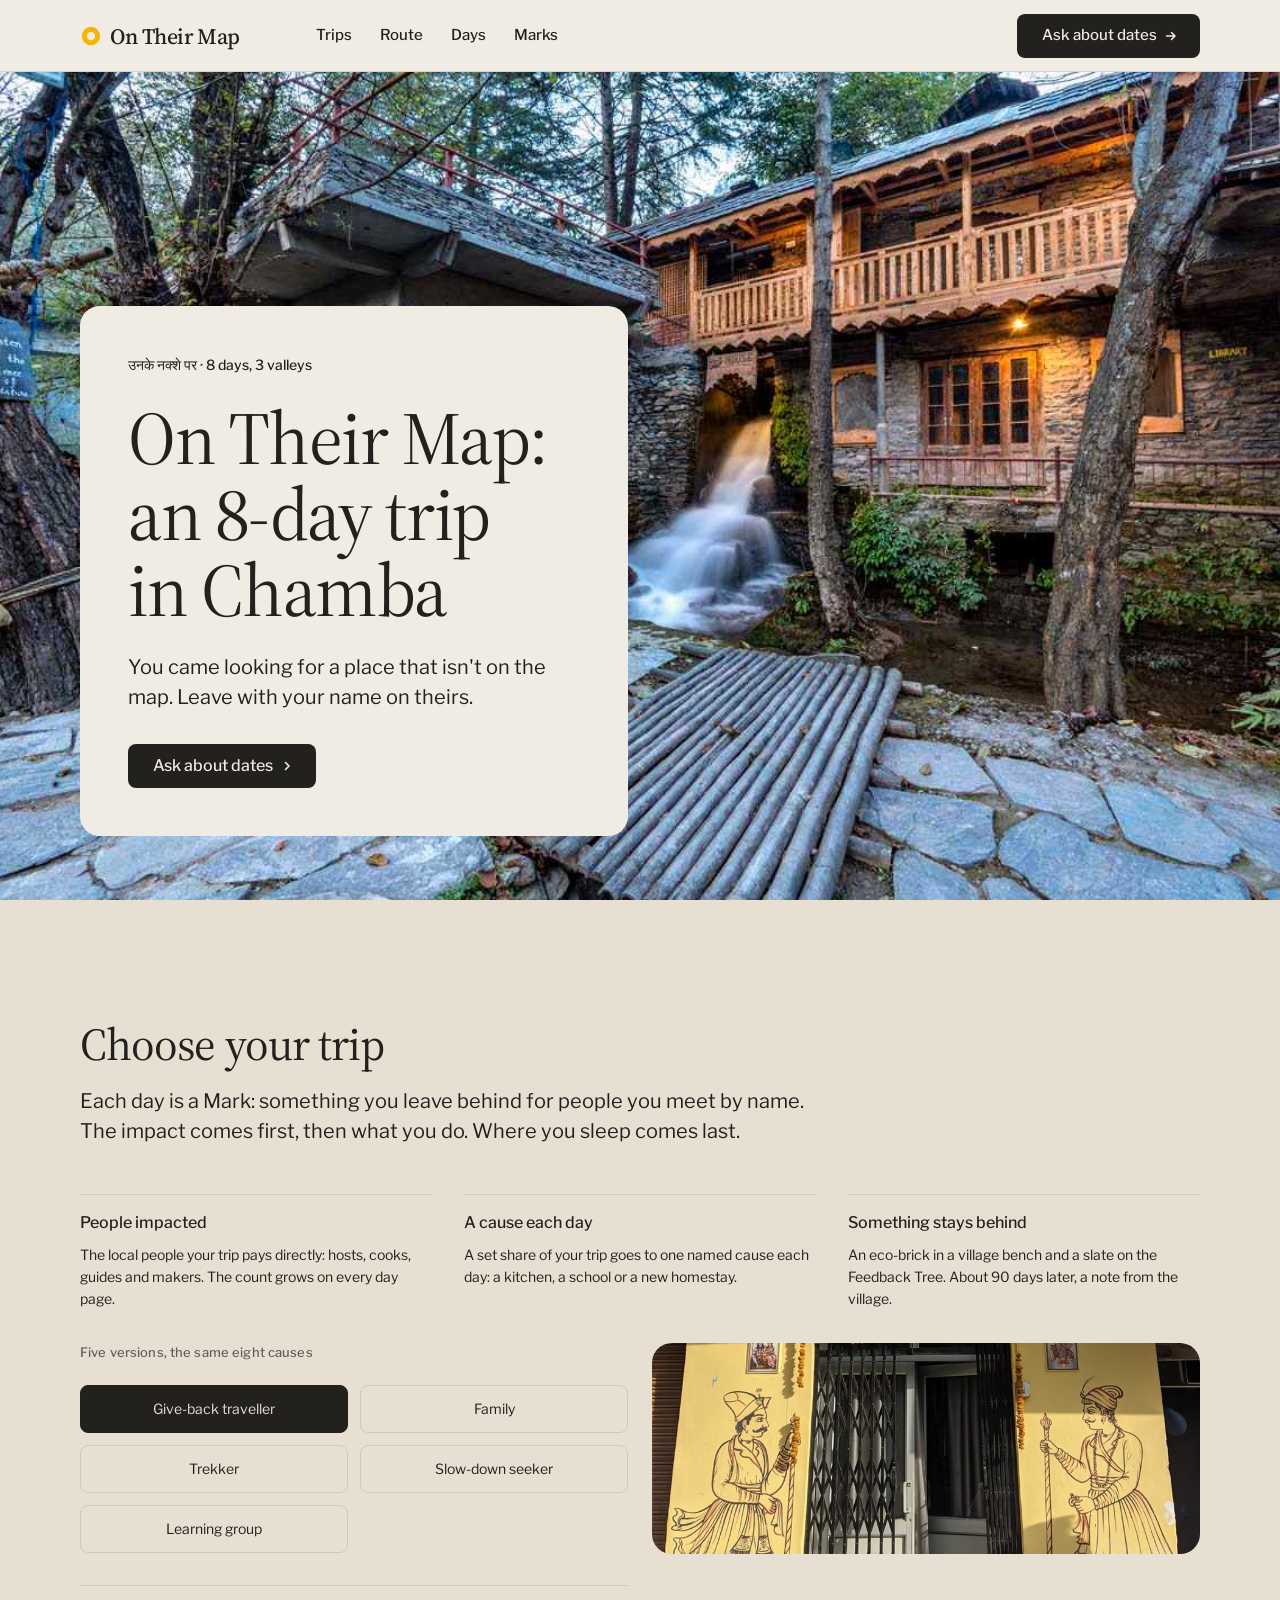
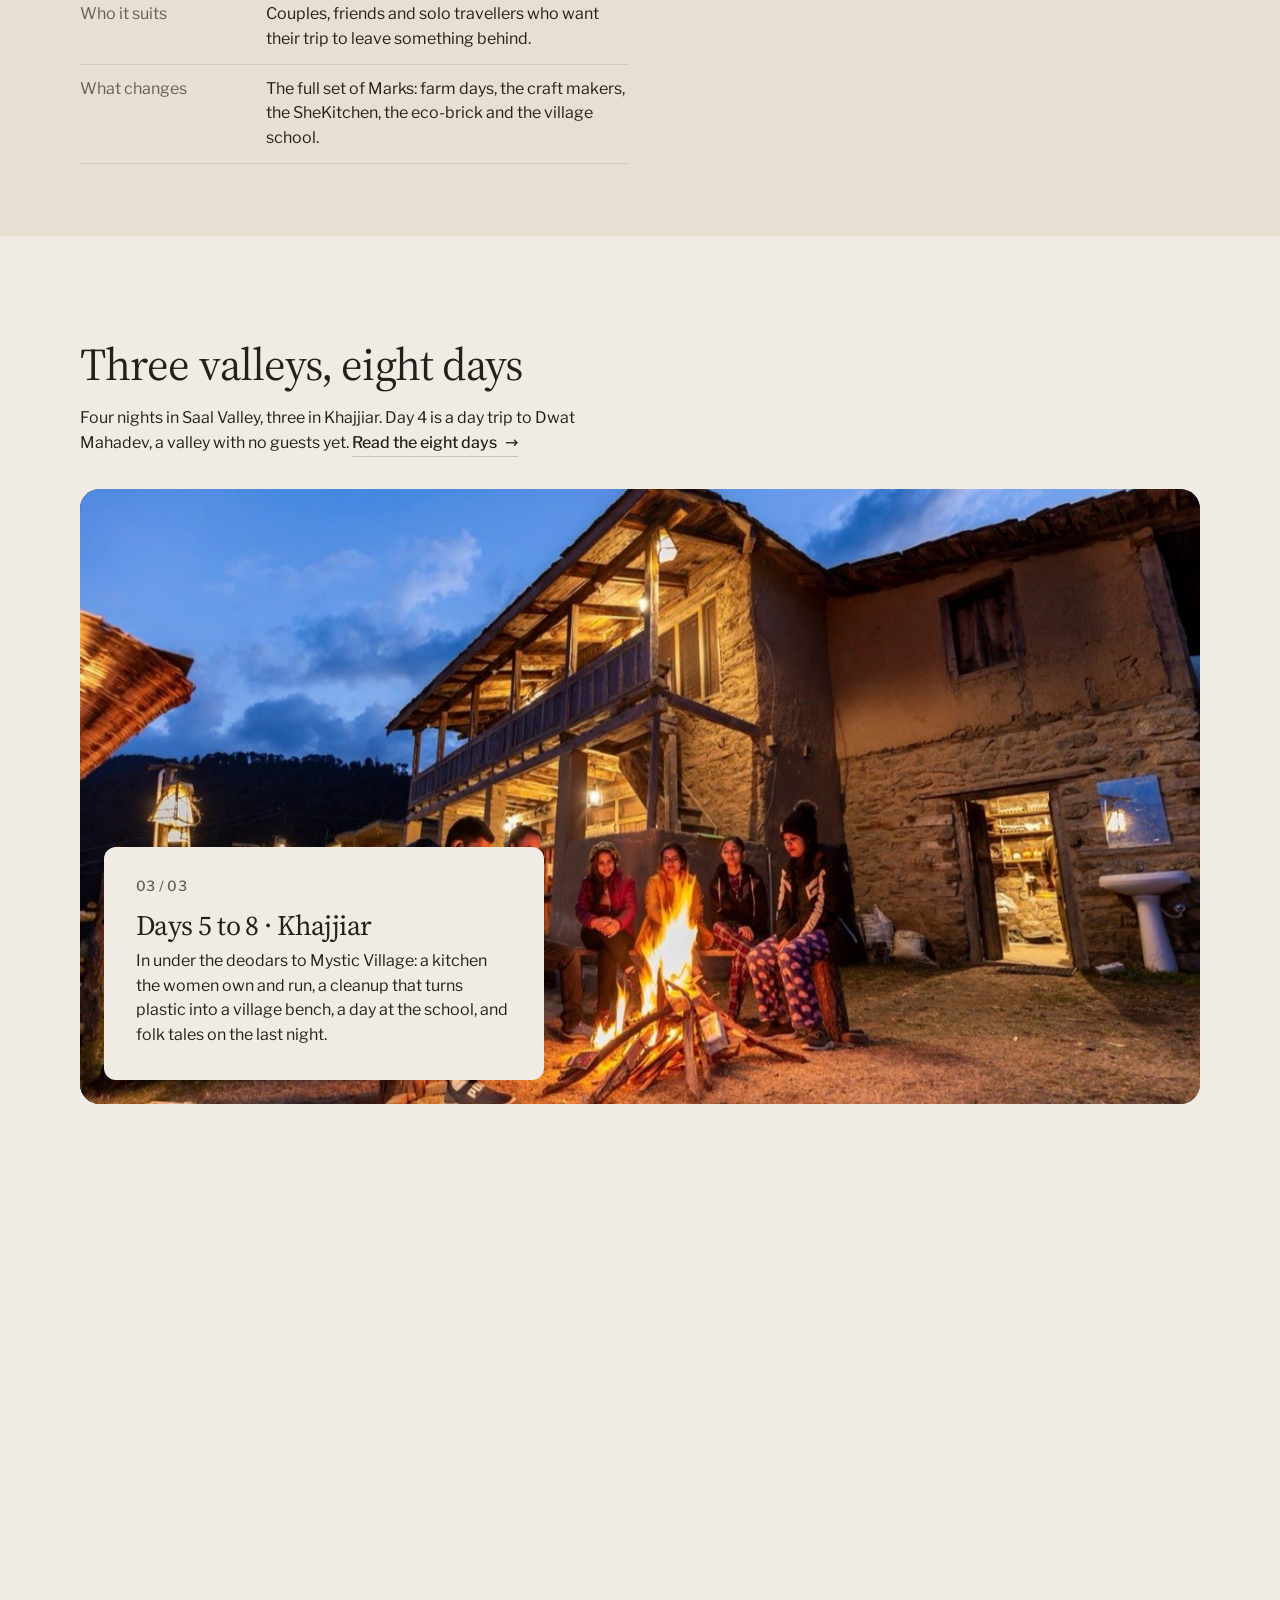
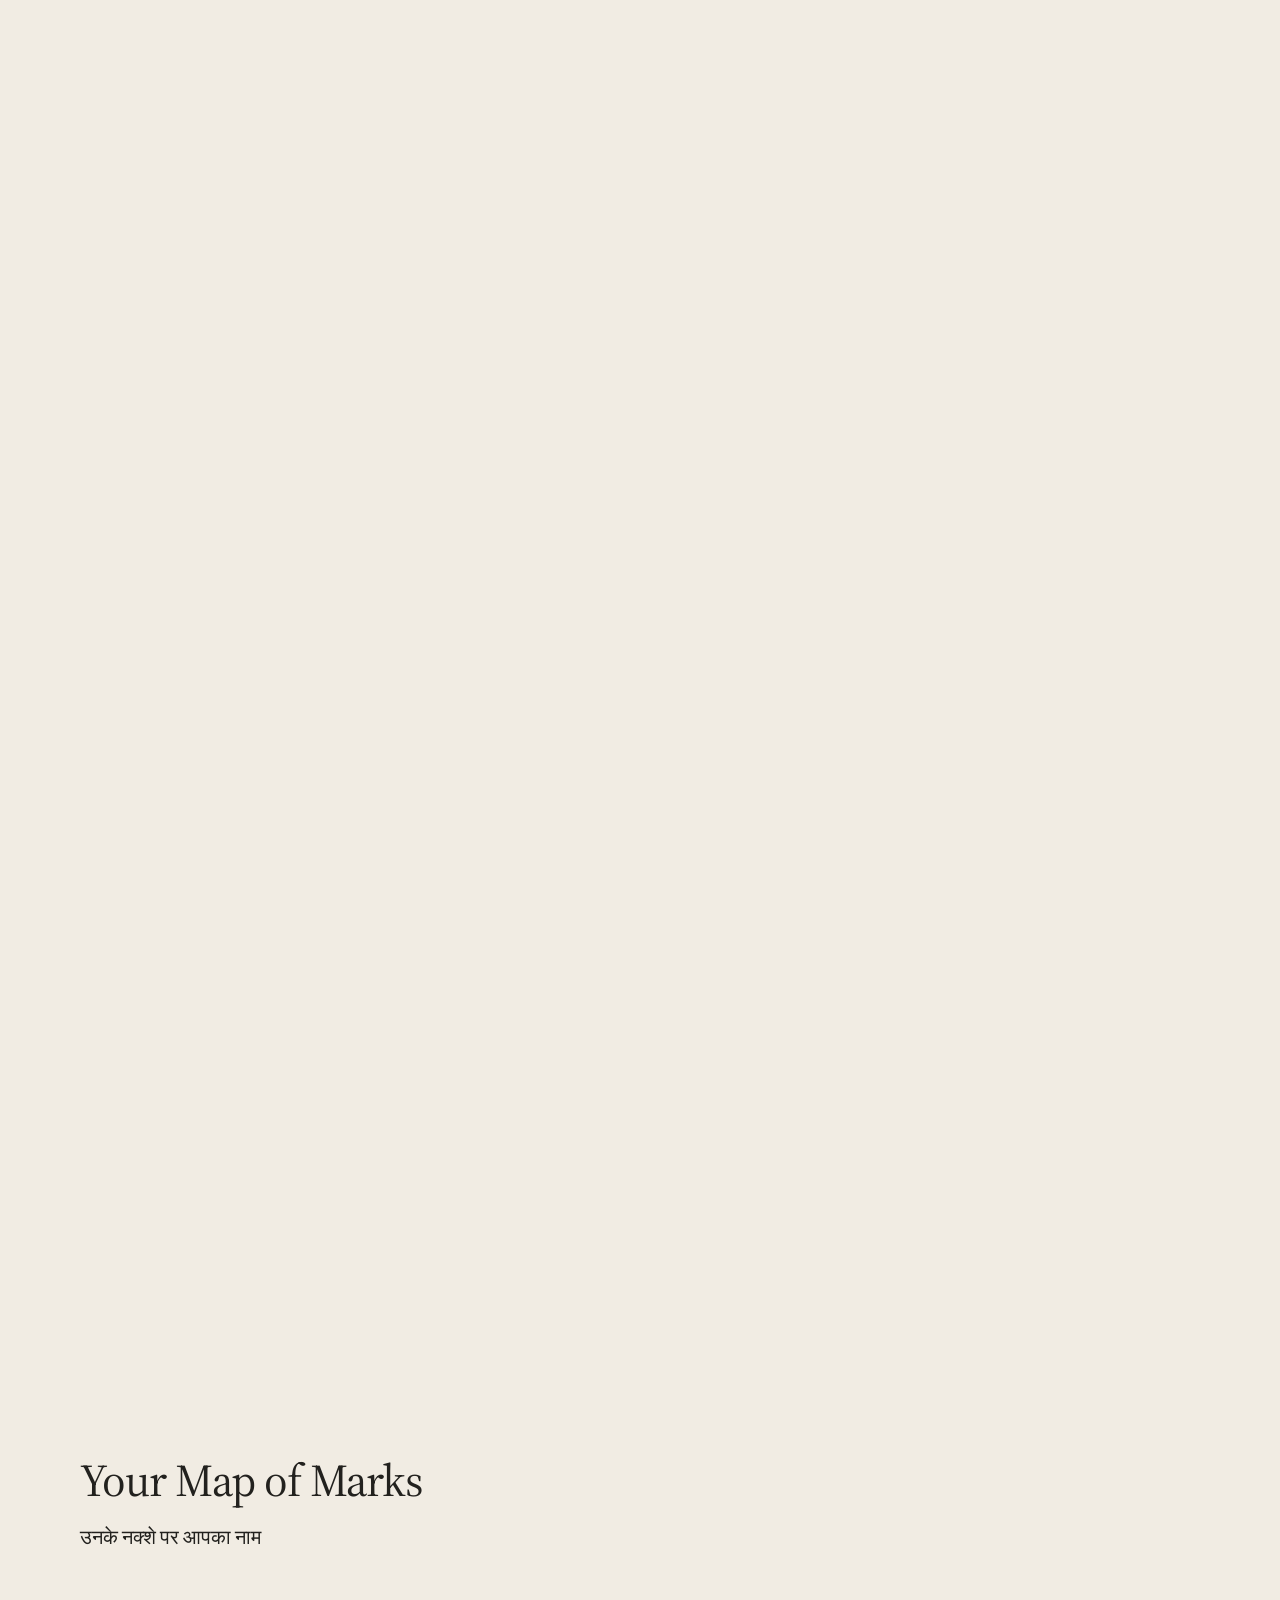
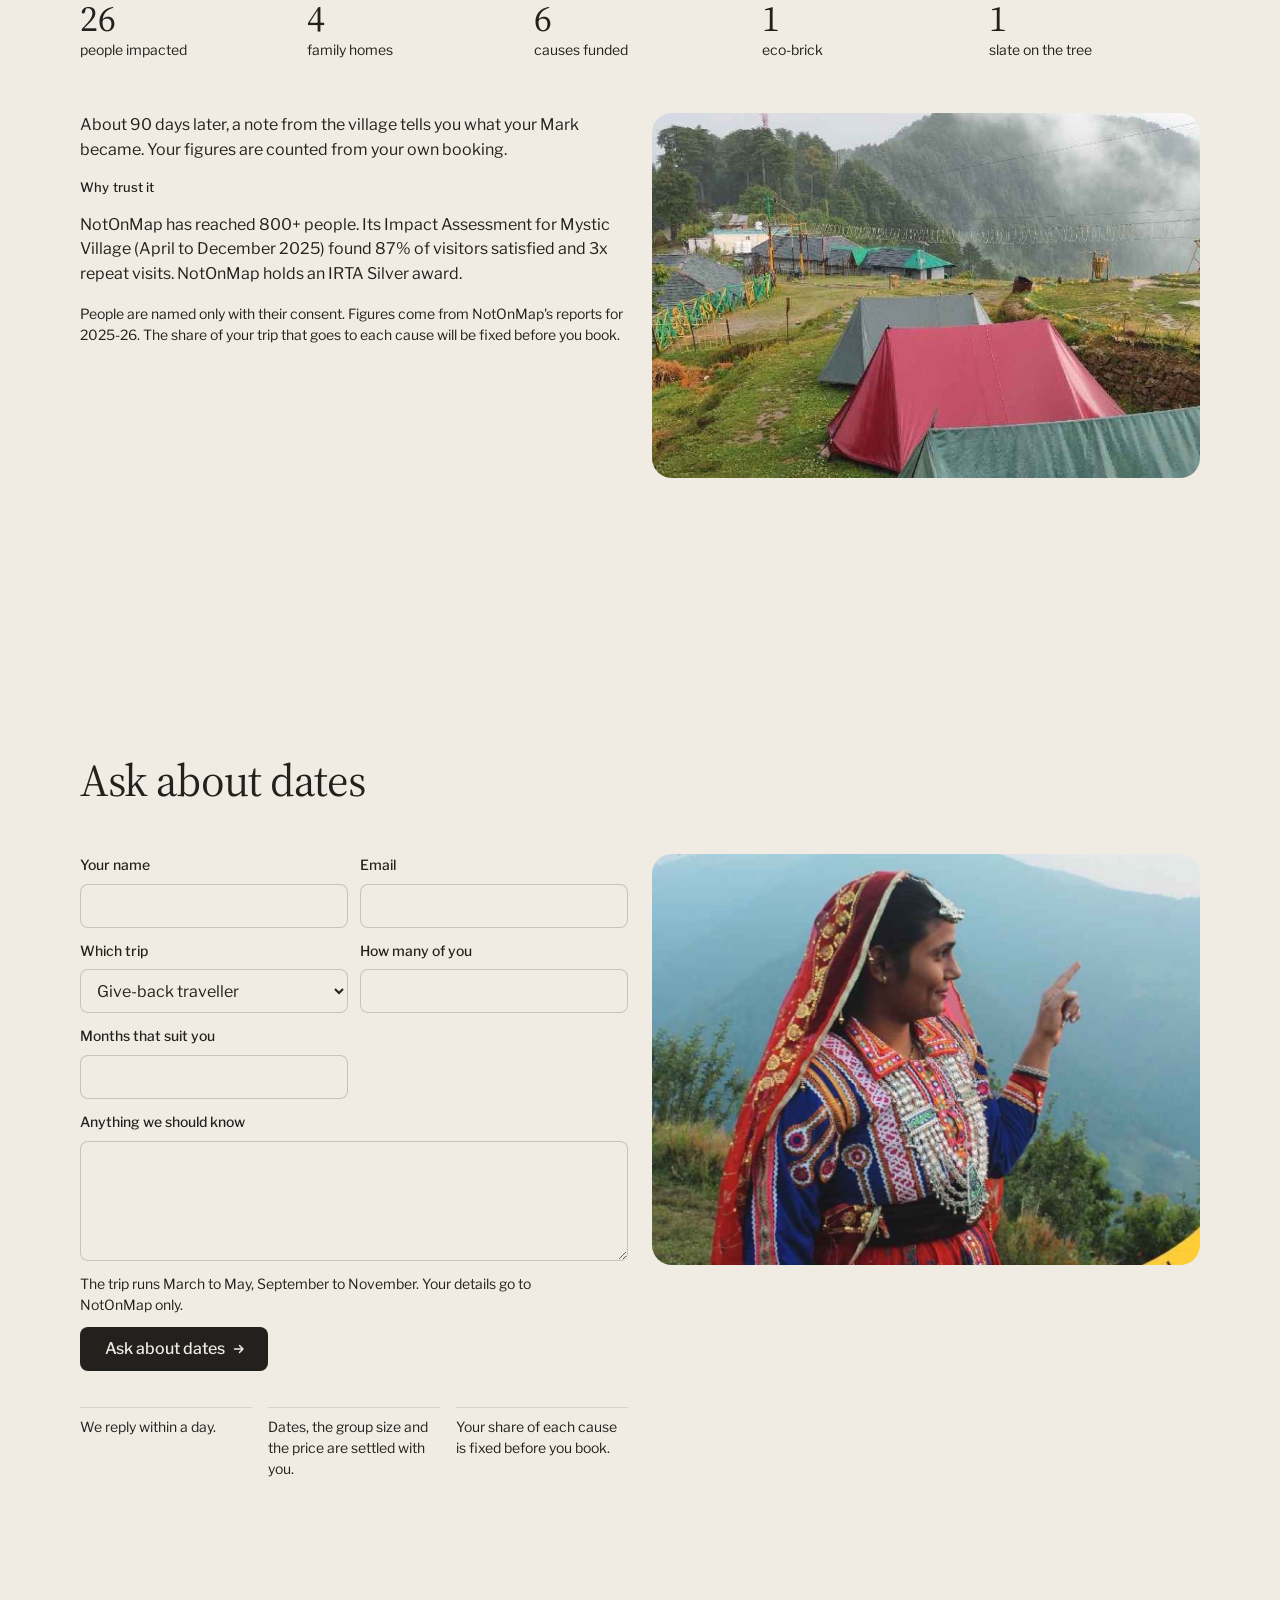
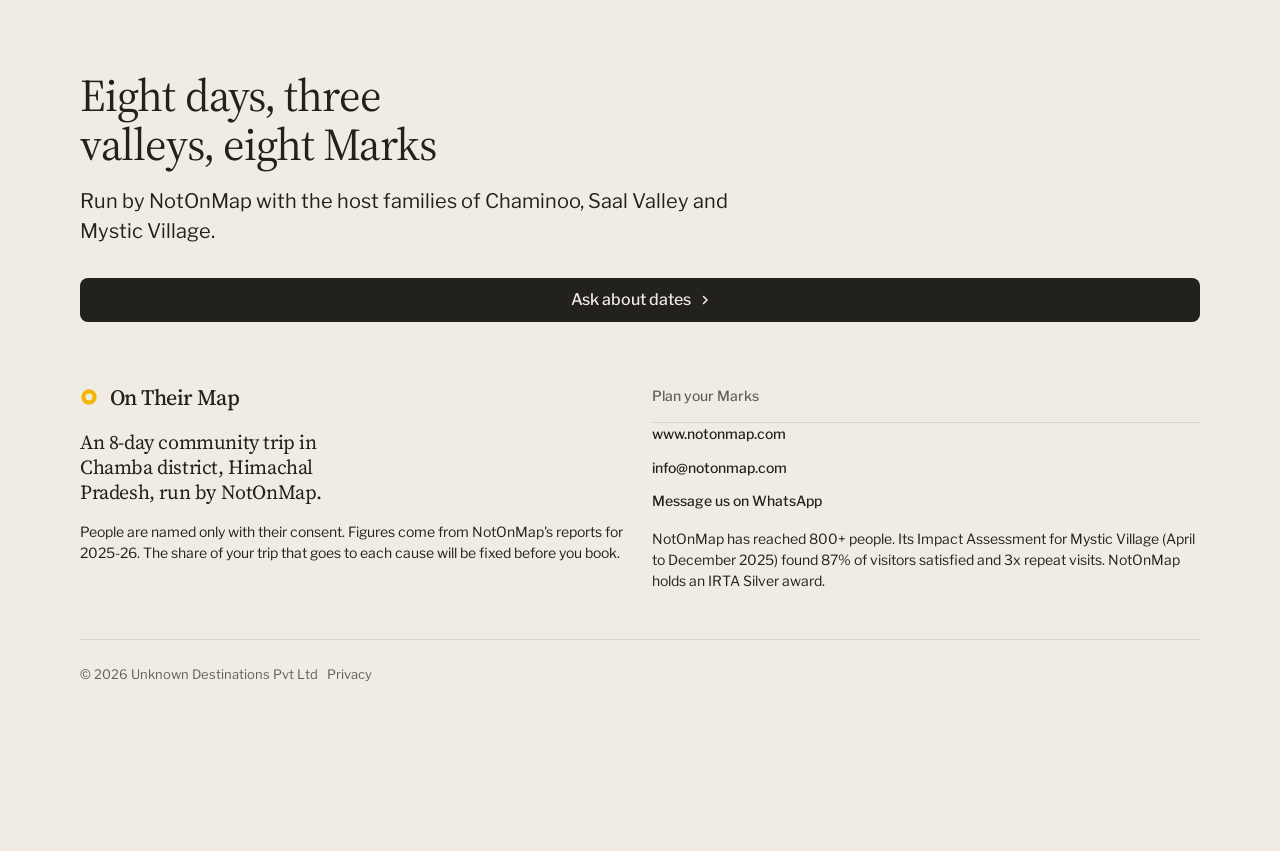
<file: index.html>
<!doctype html>
<html lang="en" data-type="service" data-radius="soft" data-buttons="arrow" data-motion>
<head>
<meta charset="utf-8">
<meta name="viewport" content="width=device-width, initial-scale=1, viewport-fit=cover">
<title>On Their Map: an 8-day community trip in Chamba, Himachal</title>
<meta name="description" content="Eight days in three valleys of Chamba with host families. Each day is a Mark: a water mill kept turning, a new homestay opened, a village school, an eco-brick. Five versions of the same trip.">
<meta property="og:type" content="website">
<meta property="og:title" content="On Their Map: an 8-day community trip in Chamba, Himachal">
<meta property="og:description" content="Eight days, three valleys, eight Marks. You came looking for a place that isn't on the map.">
<meta property="og:image" content="share.jpg">
<meta name="twitter:card" content="summary_large_image">
<link rel="icon" href="favicon.svg" type="image/svg+xml">
<meta name="theme-color" content="#f1ece3">
<!-- <link rel="canonical" href="https://[NotOnMap's domain for the trip]/"> -->
<meta name="site-kind" content="other">
<meta name="page-type" content="service">
<link rel="preconnect" href="https://fonts.googleapis.com">
<link rel="preconnect" href="https://fonts.gstatic.com" crossorigin>
<link href="https://fonts.googleapis.com/css2?family=Source+Serif+4:opsz,wght@8..60,400..600&family=Libre+Franklin:wght@400..600&display=swap" rel="stylesheet">
<link rel="stylesheet" href="assets/system.css">
<link rel="stylesheet" href="assets/ui/cards.css">
<link rel="stylesheet" href="assets/motion/motion.css">
<link rel="stylesheet" href="assets/layout/layout.css">
<link rel="stylesheet" href="assets/icons/icon.css">
<style>
:root {
  --p-bg: #f1ece3; --p-surface: #e6dfd2; --p-ink: #22211e; --p-muted: #63605c;
  --p-accent: #f2b705; --p-accent-ink: #111111; --p-action: #22211e; --p-action-ink: #f1ece3;
  --p-inv-bg: #22211e; --p-inv-surface: #2e2d29; --p-inv-ink: #f1ece3; --p-inv-muted: #9b9891;
  --p-inv-accent: #f2b705; --p-inv-accent-ink: #111111; --p-inv-action: #f2b705; --p-inv-action-ink: #111111;
  --font-display: "Source Serif 4", Georgia, serif;
  --font-text: "Libre Franklin", system-ui, sans-serif;
  --display-weight: 400;
  --display-tracking: -0.02em;
}
</style>
<script>document.documentElement.classList.add('m-enter');setTimeout(()=>document.documentElement.classList.add('m-enter-done'),700)</script>
<script>document.documentElement.classList.add('mo-js');setTimeout(()=>document.documentElement.classList.add('mo-safe'),2500)</script>
<link rel="modulepreload" href="assets/moments/moments.js">
<link rel="modulepreload" href="assets/moments/lib.js">
<link rel="modulepreload" href="assets/moments/photo-chapters/moment.js">
<link rel="modulepreload" href="assets/moments/picture-develops/moment.js">
<link rel="stylesheet" href="page.css">
</head>
<body>
<!-- type: service. NotOnMap is hired to run the trip; you travel with them rather than visit them.
     The page follows the brochure's own order: what the trip is, which version of it you take, the
     route through three valleys, the eight days, what stays behind, and how to ask about dates.
     Every photograph is NotOnMap's own, taken from the brochure. The eight Marks and the five
     versions of the trip live in data/trip.json. -->

<header class="nav">
  <div class="wrap nav__bar">
    <a class="skip-link" href="#top">Skip to content</a>
    <a class="nav__logo" href="#top"><span class="mark" data-mark="ring" aria-hidden="true"></span>On Their Map</a>
    <nav class="nav__links" aria-label="Main">
      <div class="nav__item"><a class="nav__link" href="#trips">Trips</a></div>
      <div class="nav__item"><a class="nav__link" href="#days">Route</a></div>
      <div class="nav__item"><a class="nav__link" href="days.html">Days</a></div>
      <div class="nav__item"><a class="nav__link" href="#marks">Marks</a></div>
    </nav>
    <div class="nav__actions">
      <a class="btn btn--primary" href="#book">Ask about dates</a>
    </div>
    <button class="nav__toggle" type="button" aria-expanded="false" aria-label="Menu">
      <svg width="18" height="18" viewBox="0 0 18 18" aria-hidden="true"><path d="M2 5h14M2 13h14" stroke="currentColor" stroke-width="1.6" stroke-linecap="round"/></svg>
    </button>
  </div>
</header>

<main id="top">
  <section class="hero hero--photo" data-enter aria-labelledby="hero-h">
    <img class="hero__bg" src="assets/img/gharat-1200.jpg" srcset="assets/img/gharat-600.jpg 600w, assets/img/gharat-1200.jpg 1200w" sizes="(max-width: 639px) 220vw, 100vw" width="1200" height="800" alt="H2O House at dusk: a stone and timber building beside the stream that drives its water mill, a table set on the flagstones" style="--ly-pos: 50% 54%" fetchpriority="high" data-source="client" data-subject="H2O House and its gharat">
    <div class="wrap"><div class="hero-text">
      <div class="hero__text">
        <p class="hero-notice"><span lang="hi">उनके नक्शे पर</span> · 8 days, 3 valleys</p>
        <h1 id="hero-h">On Their Map: an 8-day trip in Chamba</h1>
        <p class="t-lead">You came looking for a place that isn't on the map. Leave with your name on theirs.</p>
        <div class="btn-row">
          <a class="btn btn--primary" href="#book">Ask about dates<svg class="m-arrow" viewBox="0 0 12 12" aria-hidden="true"><path class="m-arrow__stem" d="M1 6h8"/><path class="m-arrow__head" d="M4.5 2.5 8 6l-3.5 3.5"/></svg></a>
        </div>
      </div>
    </div></div>
  </section>

  <section class="section ground-surface" id="trips" aria-labelledby="trips-h">
    <div class="wrap">
      <div class="section-head">
        <h2 id="trips-h">Choose your trip</h2>
        <p>Each day is a Mark: something you leave behind for people you meet by name. The impact comes first, then what you do. Where you sleep comes last.</p>
      </div>
      <dl class="promises" data-promises></dl>
      <div class="grid grid--top">
        <div class="span-6">
          <p class="t-label trips-label">Five versions, the same eight causes</p>
          <nav class="switch switch--two" aria-label="Which trip" data-switch></nav>
          <div data-trip-about></div>
        </div>
        <figure class="pl-photo span-6 start-7 trips__pic" style="--pl-r: 2.6">
          <img src="assets/img/gaddi-door-1200.jpg" srcset="assets/img/gaddi-door-1200.jpg 1200w" sizes="(max-width: 1023px) 100vw, 628px" width="900" height="1200" alt="A house front in Chamba town with a Gaddi figure painted either side of the doorway" loading="lazy" decoding="async" data-source="client" data-subject="a painted doorway">
        </figure>
      </div>
    </div>
  </section>

  <section class="section" id="days" data-moment="photo-chapters" aria-labelledby="days-h">
    <div class="wrap mo-ph">
      <div class="mo-ph__head">
        <h2 id="days-h">Three valleys, eight days</h2>
        <p>Four nights in Saal Valley, three in Khajjiar. Day 4 is a day trip to Dwat Mahadev, a valley with no guests yet. <a class="link" href="days.html">Read the eight days</a></p>
      </div>
      <ol class="mo-ph__list">
        <li class="mo-ph__ch">
          <figure class="mo-ph__pic"><img src="assets/img/homestay-1200.jpg" width="1200" height="900" alt="A Saal Valley homestay above a stone retaining wall, its upper floor in carved timber, roses in flower by the steps" data-source="client" data-subject="a newly opened homestay"></figure>
          <h3>Days 1 to 3 · Saal Valley</h3>
          <p>You arrive at H2O House, built over the stream that drives its water mill. Your flour becomes dinner. Four of the valley's eleven homes are open to guests, and you stay in one of them.</p>
        </li>
        <li class="mo-ph__ch">
          <figure class="mo-ph__pic"><img src="assets/img/chaminoo-1200.jpg" width="1200" height="900" alt="A village courtyard house painted blue and green, maize drying in the yard, three residents talking on the step" data-source="client" data-subject="Dwat Mahadev"></figure>
          <h3>Day 4 · Dwat Mahadev</h3>
          <p>NotOnMap has surveyed 21 panchayats here and spoken to more than 800 residents. No guest has stayed yet. You walk, you listen, and what you say helps decide what gets built first.</p>
        </li>
        <li class="mo-ph__ch">
          <figure class="mo-ph__pic"><img src="assets/img/bonfire-1200.jpg" width="1200" height="800" alt="A bonfire outside a village house at dusk, six people sitting round it on low benches" data-source="client" data-subject="Mystic Village"></figure>
          <h3>Days 5 to 8 · Khajjiar</h3>
          <p>In under the deodars to Mystic Village: a kitchen the women own and run, a cleanup that turns plastic into a village bench, a day at the school, and folk tales on the last night.</p>
        </li>
      </ol>
    </div>
  </section>

  <section class="section" id="marks" aria-labelledby="marks-h">
    <div class="wrap">
      <div class="section-head">
        <h2 id="marks-h">Your Map of Marks</h2>
        <p lang="hi">उनके नक्शे पर आपका नाम</p>
      </div>
      <dl class="counts" data-counts></dl>
      <div class="grid grid--top">
        <div class="span-6 stack-4">
          <p class="measure">About 90 days later, a note from the village tells you what your Mark became. Your figures are counted from your own booking.</p>
          <p class="t-label">Why trust it</p>
          <p data-trust></p>
          <p class="t-small" data-consent></p>
        </div>
        <figure class="pl-photo span-6 start-7" style="--pl-r: 1.5">
          <img src="assets/img/campsite-1200.jpg" srcset="assets/img/campsite-600.jpg 600w, assets/img/campsite-1200.jpg 1200w" sizes="(max-width: 1023px) 100vw, 628px" width="1200" height="695" alt="Tents pitched on the grass at the Dhaulapir campsite, cloud coming over the deodar ridge behind" loading="lazy" decoding="async" data-source="client" data-subject="the night on the ridge">
        </figure>
      </div>
    </div>
  </section>

  <section class="section" id="book" aria-labelledby="book-h">
    <div class="wrap">
      <div class="section-head">
        <h2 id="book-h">Ask about dates</h2>
      </div>
      <div class="grid grid--top">
        <div class="span-6" data-form-slot></div>
        <figure class="pl-photo span-6 start-7" style="--pl-r: 1.333" data-moment="picture-develops">
          <img src="assets/img/luanchadi-1200.jpg" srcset="assets/img/luanchadi-600.jpg 600w, assets/img/luanchadi-1200.jpg 1200w" sizes="(max-width: 639px) 170vw, (max-width: 1023px) 100vw, 628px" width="1200" height="861" alt="A woman in Gaddi dress, the Luanchadi, on the ridge with the valley behind her" loading="lazy" decoding="async" data-source="client" data-subject="Gaddi dress on the last day">
        </figure>
      </div>
    </div>
  </section>
</main>

<footer class="footer closing" id="contact" aria-labelledby="close-h">
  <div class="wrap">
    <div class="closing__cta close--type">
      <div class="section-head">
        <h2 id="close-h">Eight days, three valleys, eight Marks</h2>
        <p>Run by NotOnMap with the host families of Chaminoo, Saal Valley and Mystic Village.</p>
      </div>
      <a class="btn btn--primary" href="#book">Ask about dates<svg class="m-arrow" viewBox="0 0 12 12" aria-hidden="true"><path class="m-arrow__stem" d="M1 6h8"/><path class="m-arrow__head" d="M4.5 2.5 8 6l-3.5 3.5"/></svg></a>
    </div>
    <div class="closing__links">
      <div class="grid">
        <div class="span-6 stack-4">
          <a class="nav__logo" href="#top"><span class="mark" data-mark="ring" aria-hidden="true"></span>On Their Map</a>
          <p class="footer__lede">An 8-day community trip in Chamba district, Himachal Pradesh, run by NotOnMap.</p>
          <p class="t-small" data-consent></p>
        </div>
        <div class="span-6 start-7 stack-4">
          <h3>Plan your Marks</h3>
          <ul class="footer__nav" data-contact></ul>
          <p class="t-small" data-trust></p>
        </div>
      </div>
      <div class="footer__legal">
        <span>&copy; 2026 Unknown Destinations Pvt Ltd &nbsp; <a href="privacy.html">Privacy</a></span>
      </div>
    </div>
  </div>
</footer>

<nav class="actionbar" aria-label="Quick actions">
  <a class="btn btn--primary" href="#book">Ask about dates</a>
</nav>

<!-- the page script first: it writes the trips, the days and the form, so system.js wires what it
     finds when it runs -->
<script type="module" src="js/trip.js"></script>
<script type="module" src="assets/system.js"></script>
<script type="module" src="assets/motion/motion.js"></script>
<script type="module" src="assets/layout/layout.js"></script>
</body>
</html>
</file>
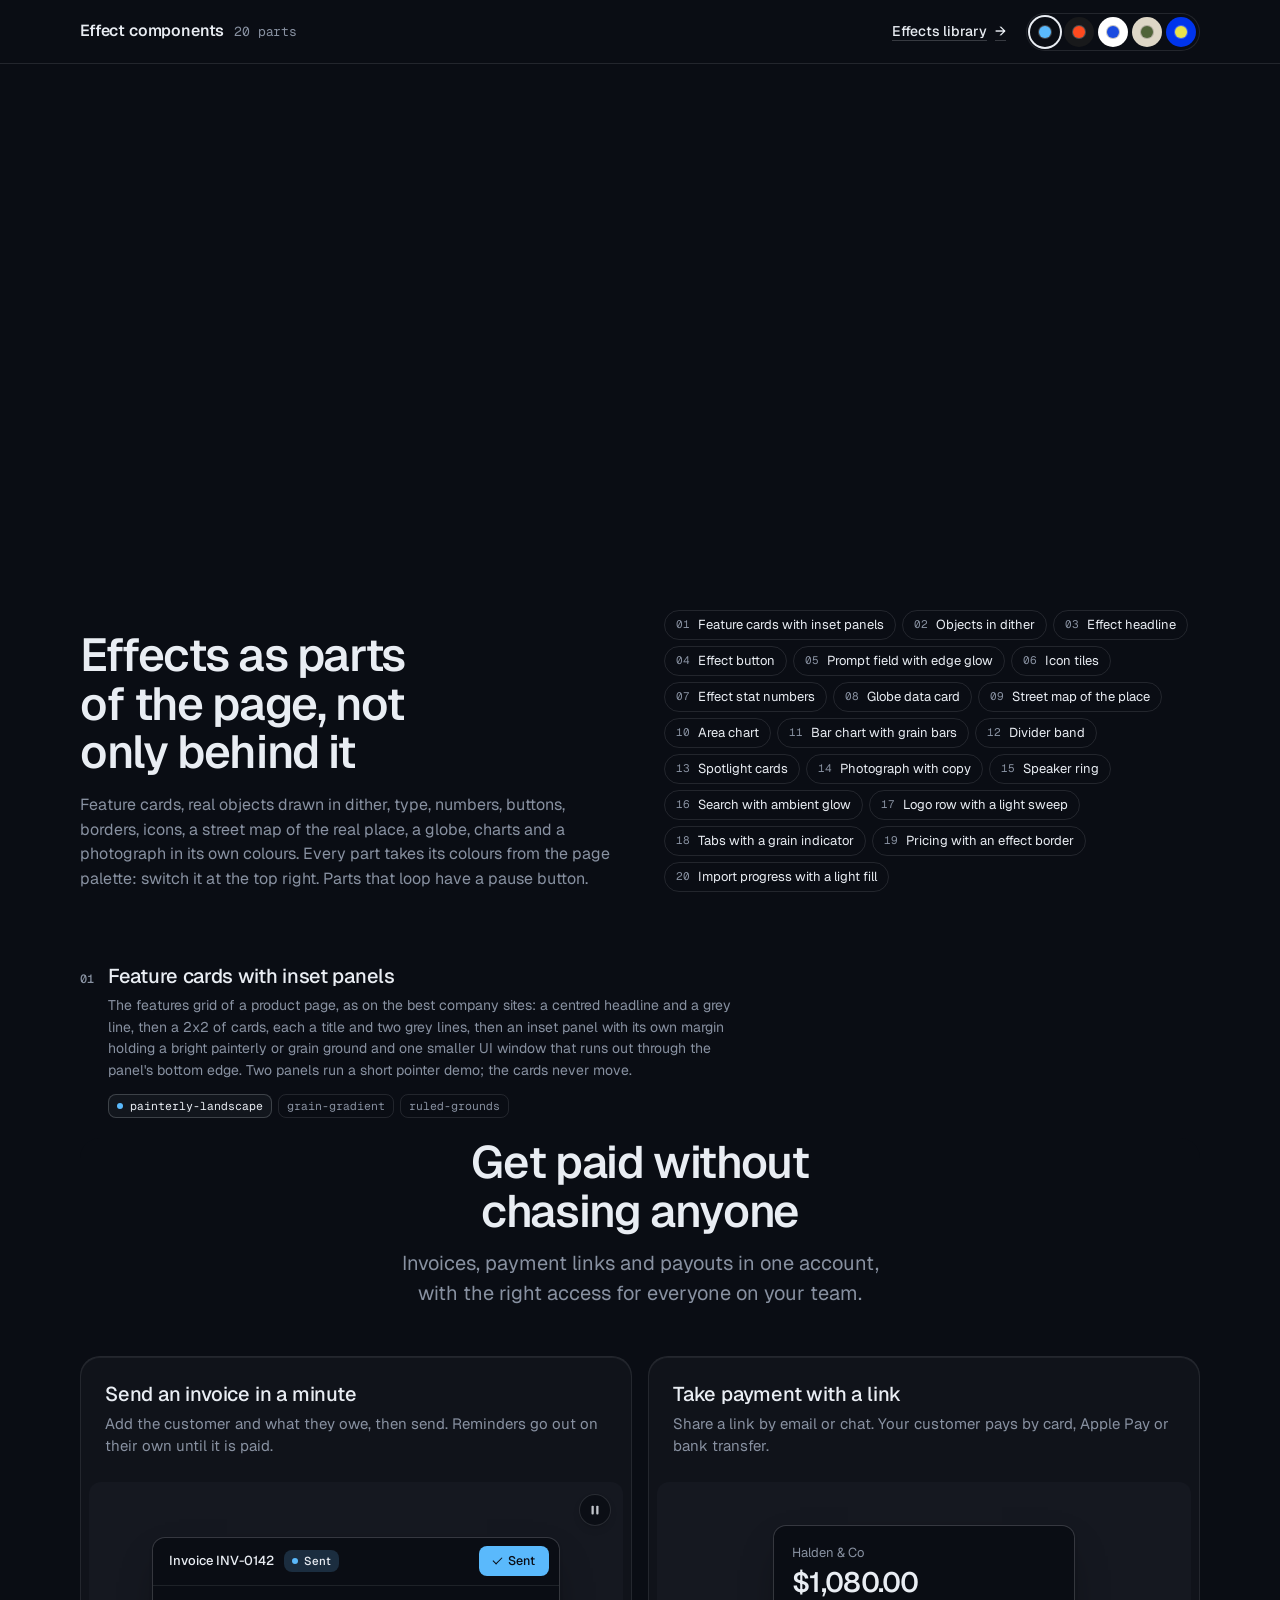
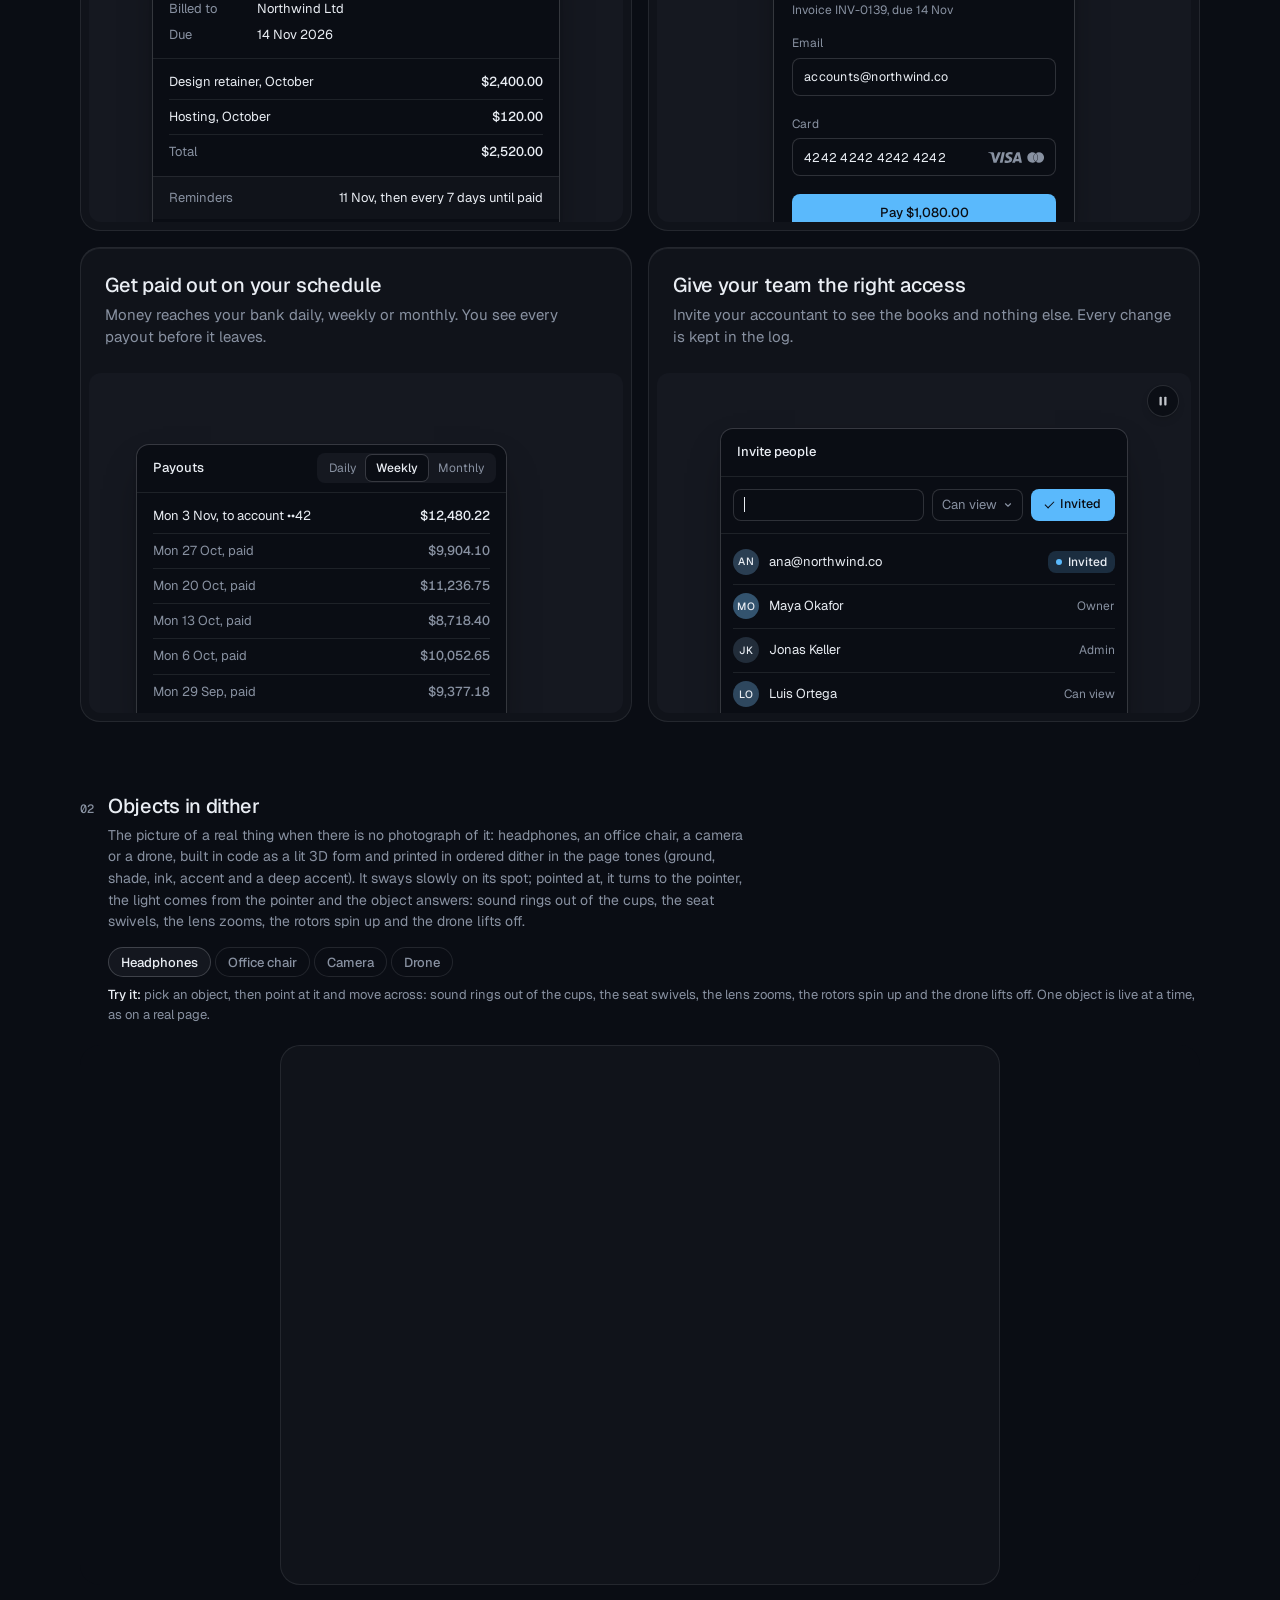
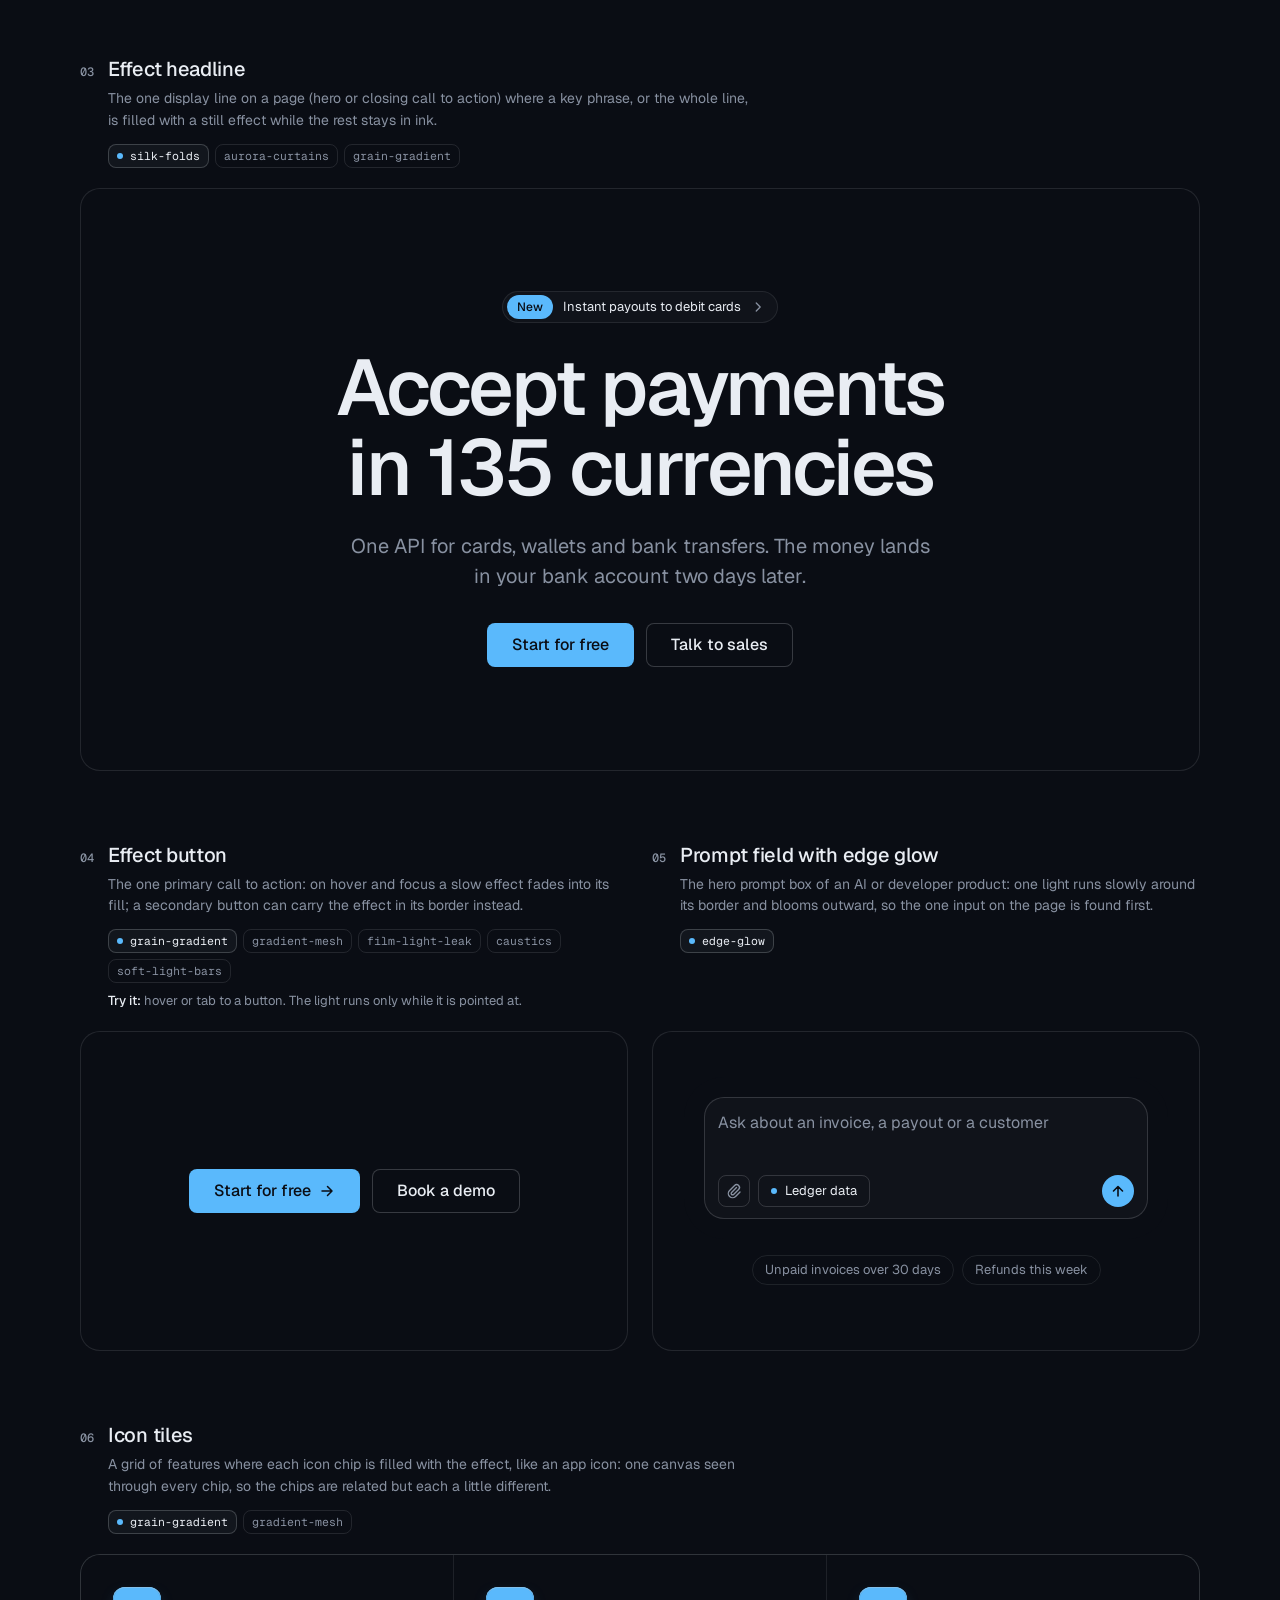
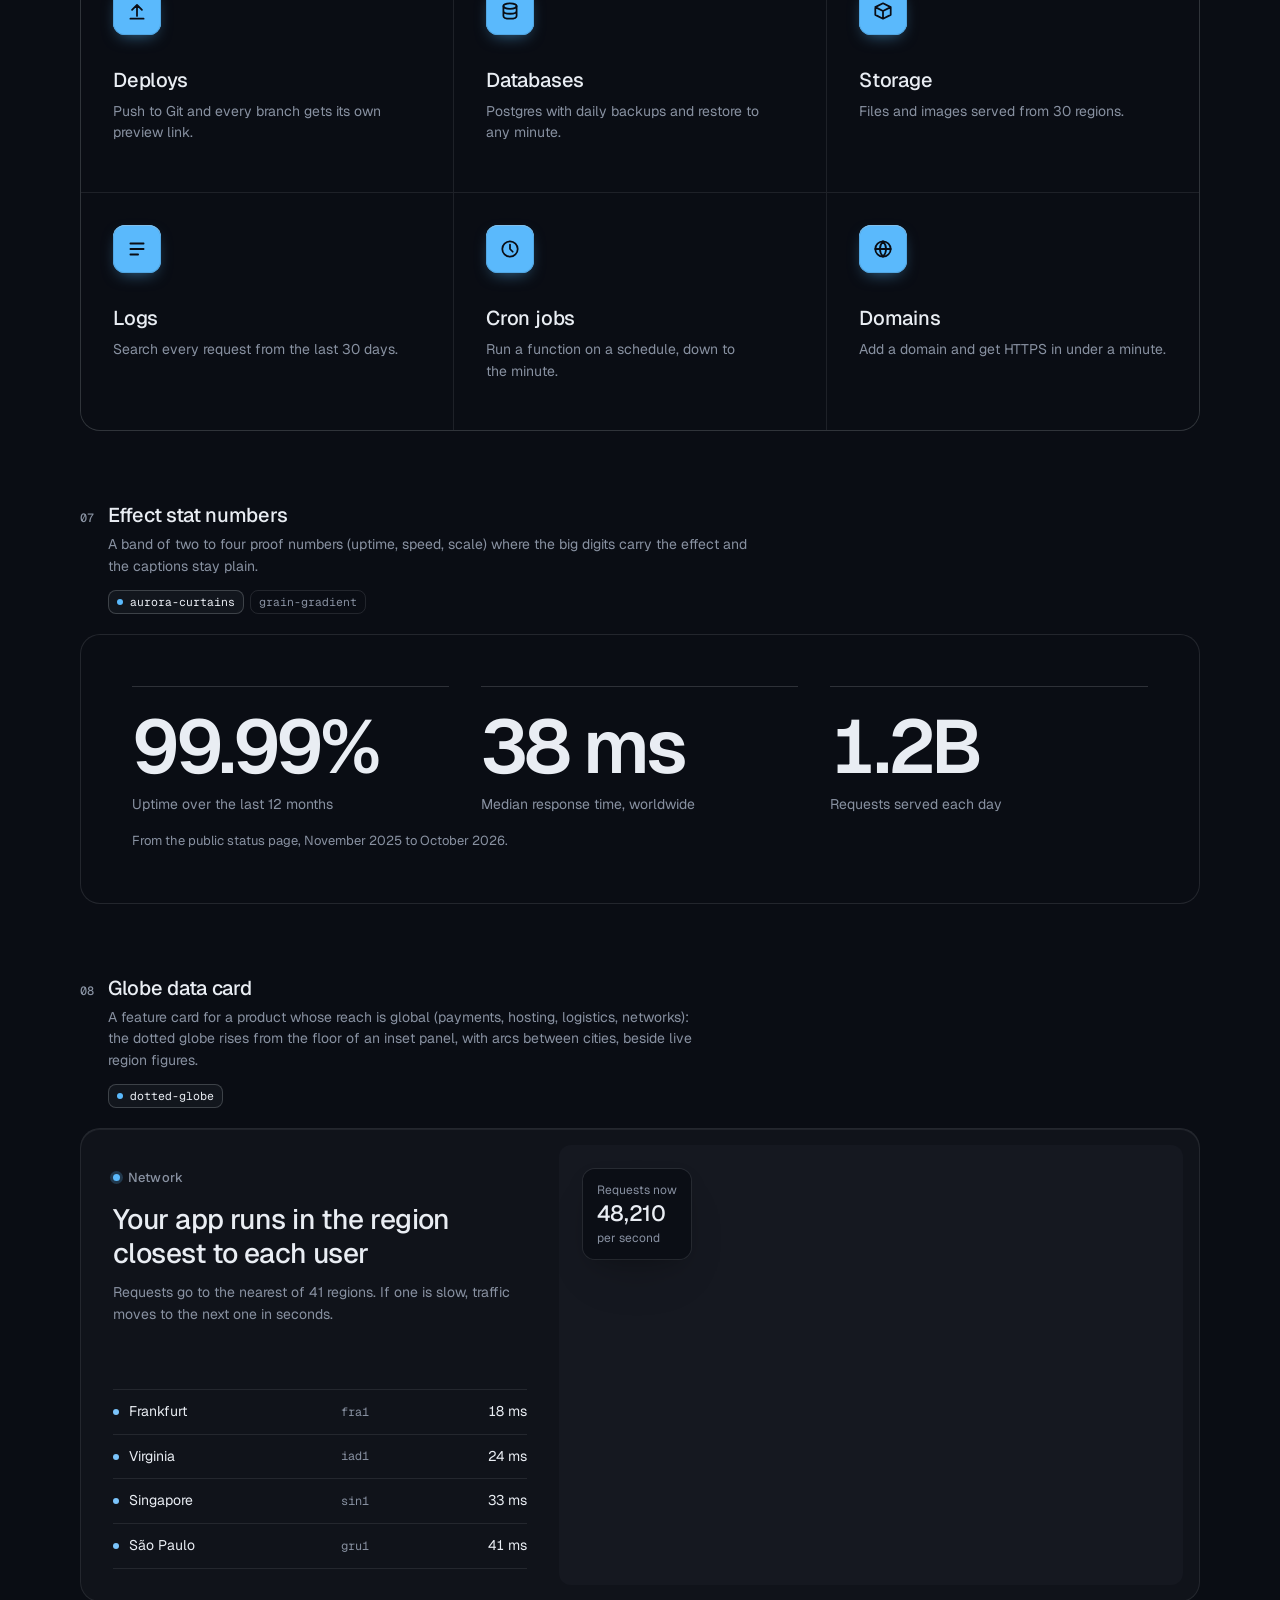
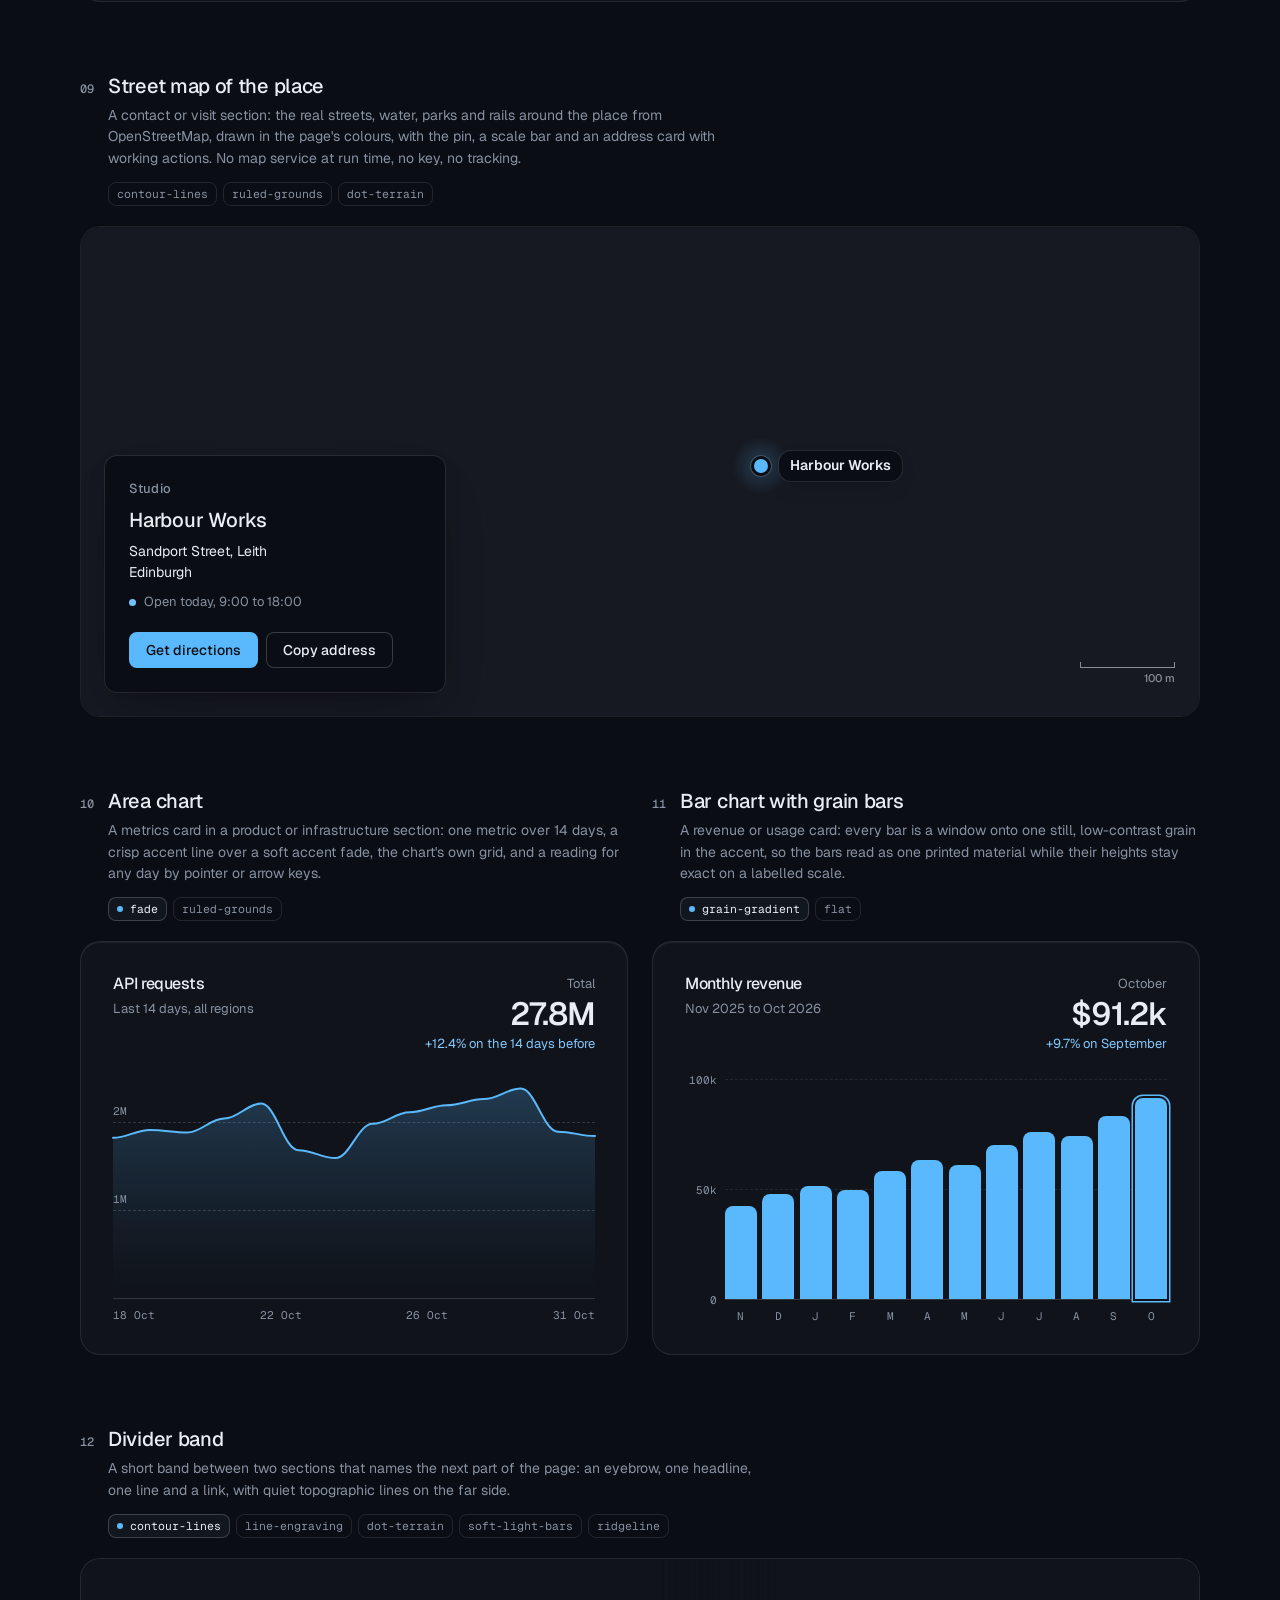
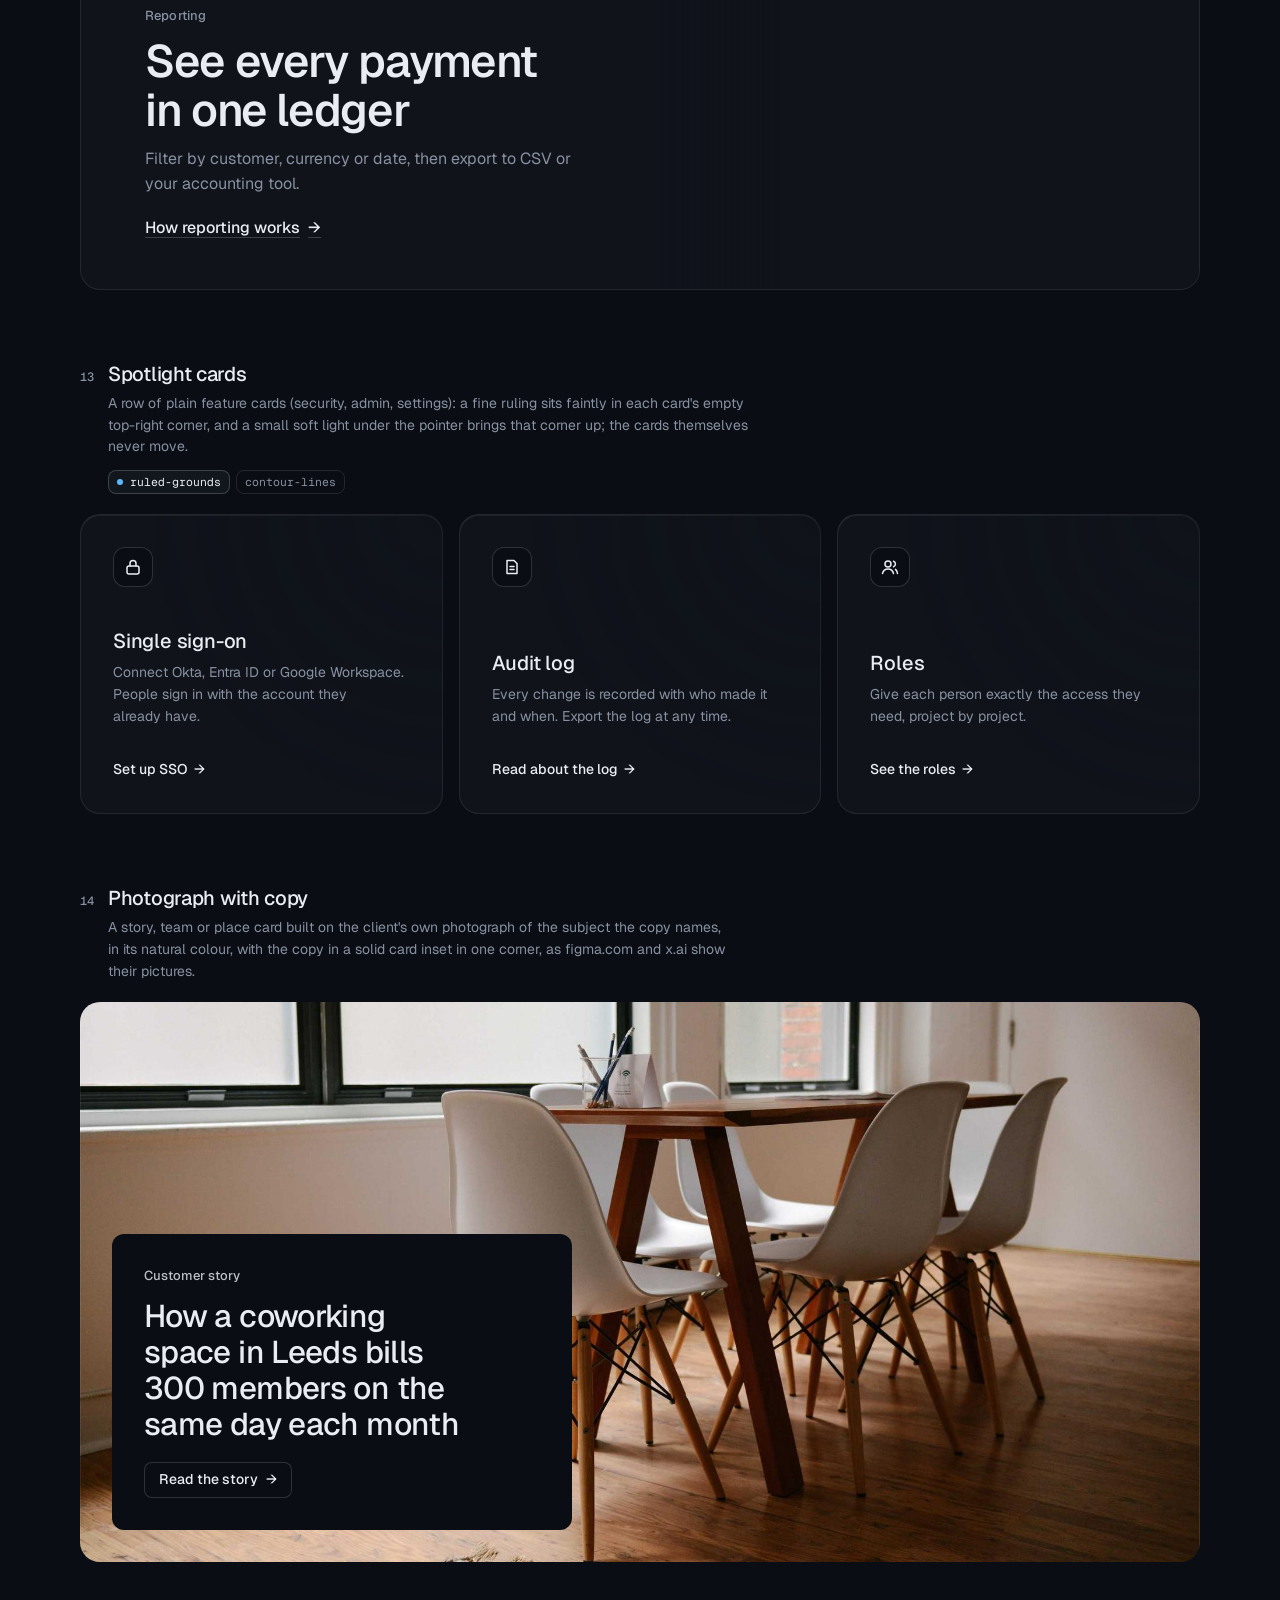
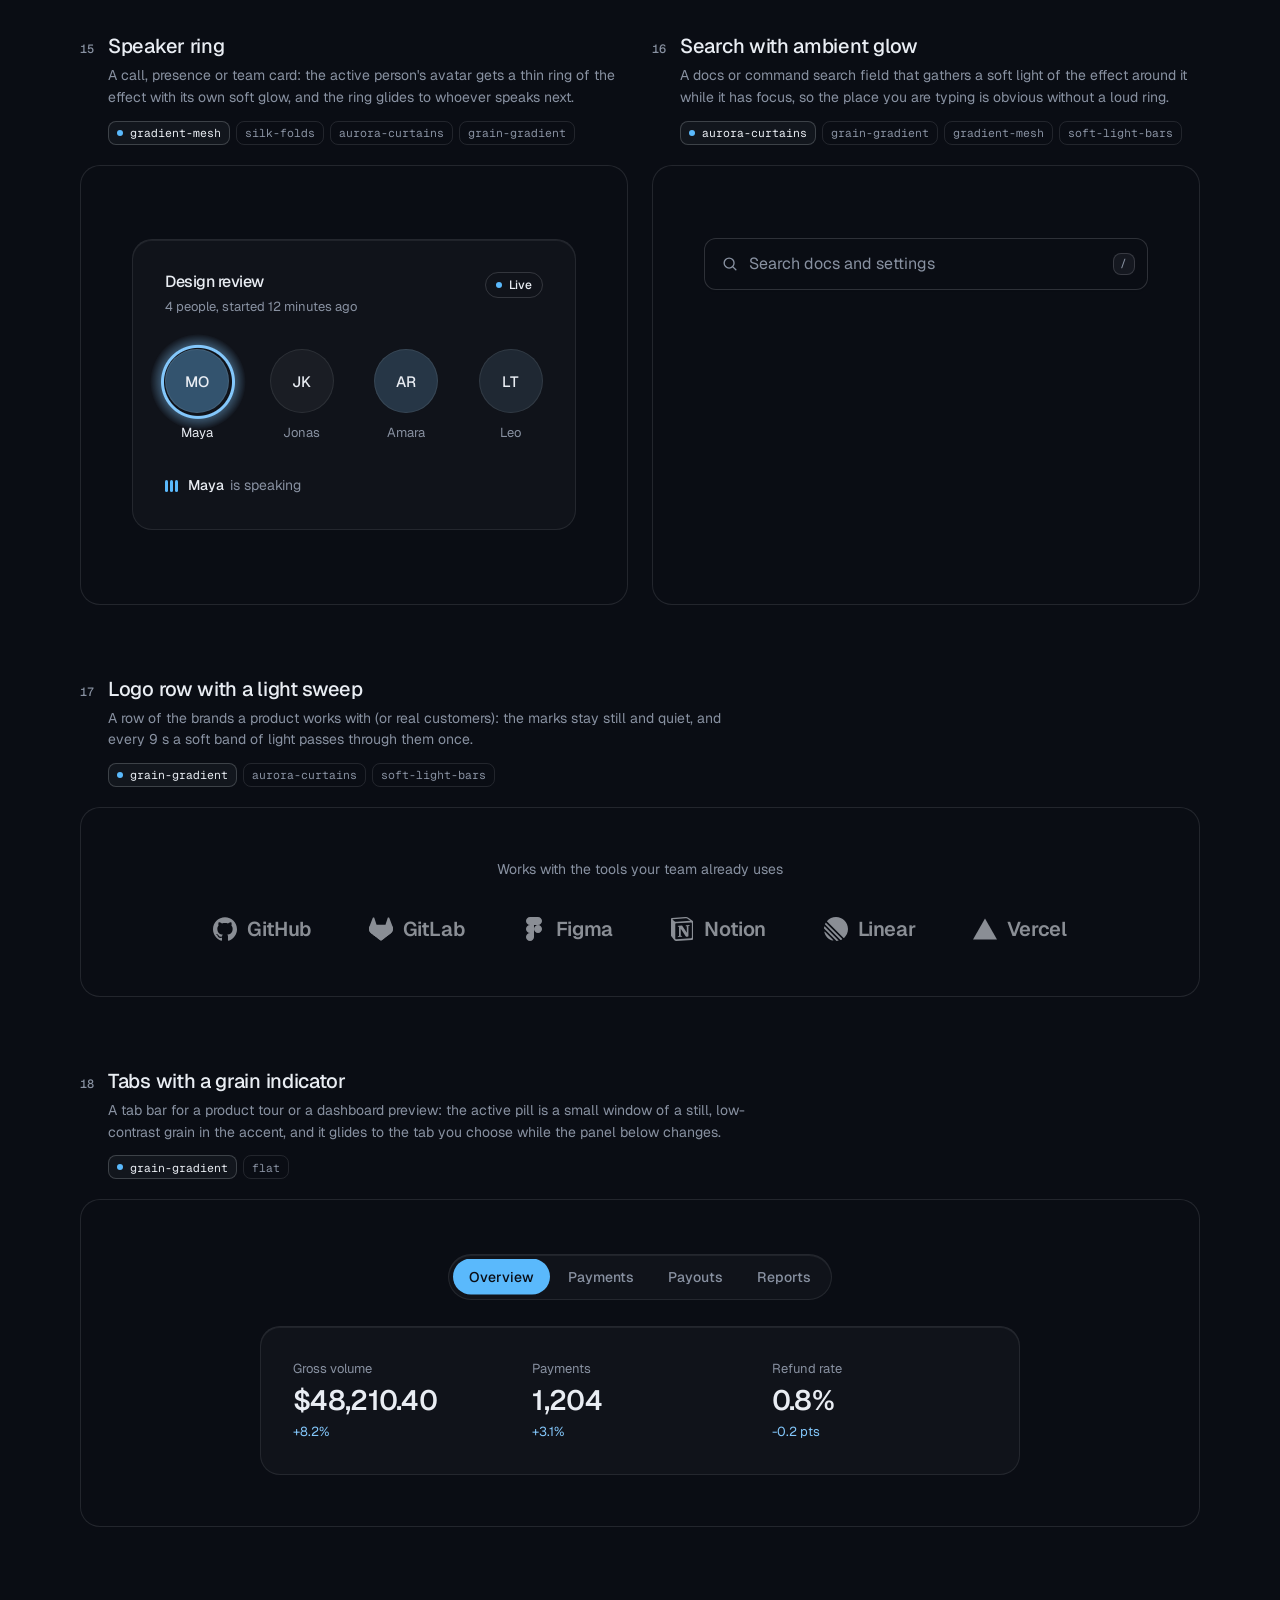
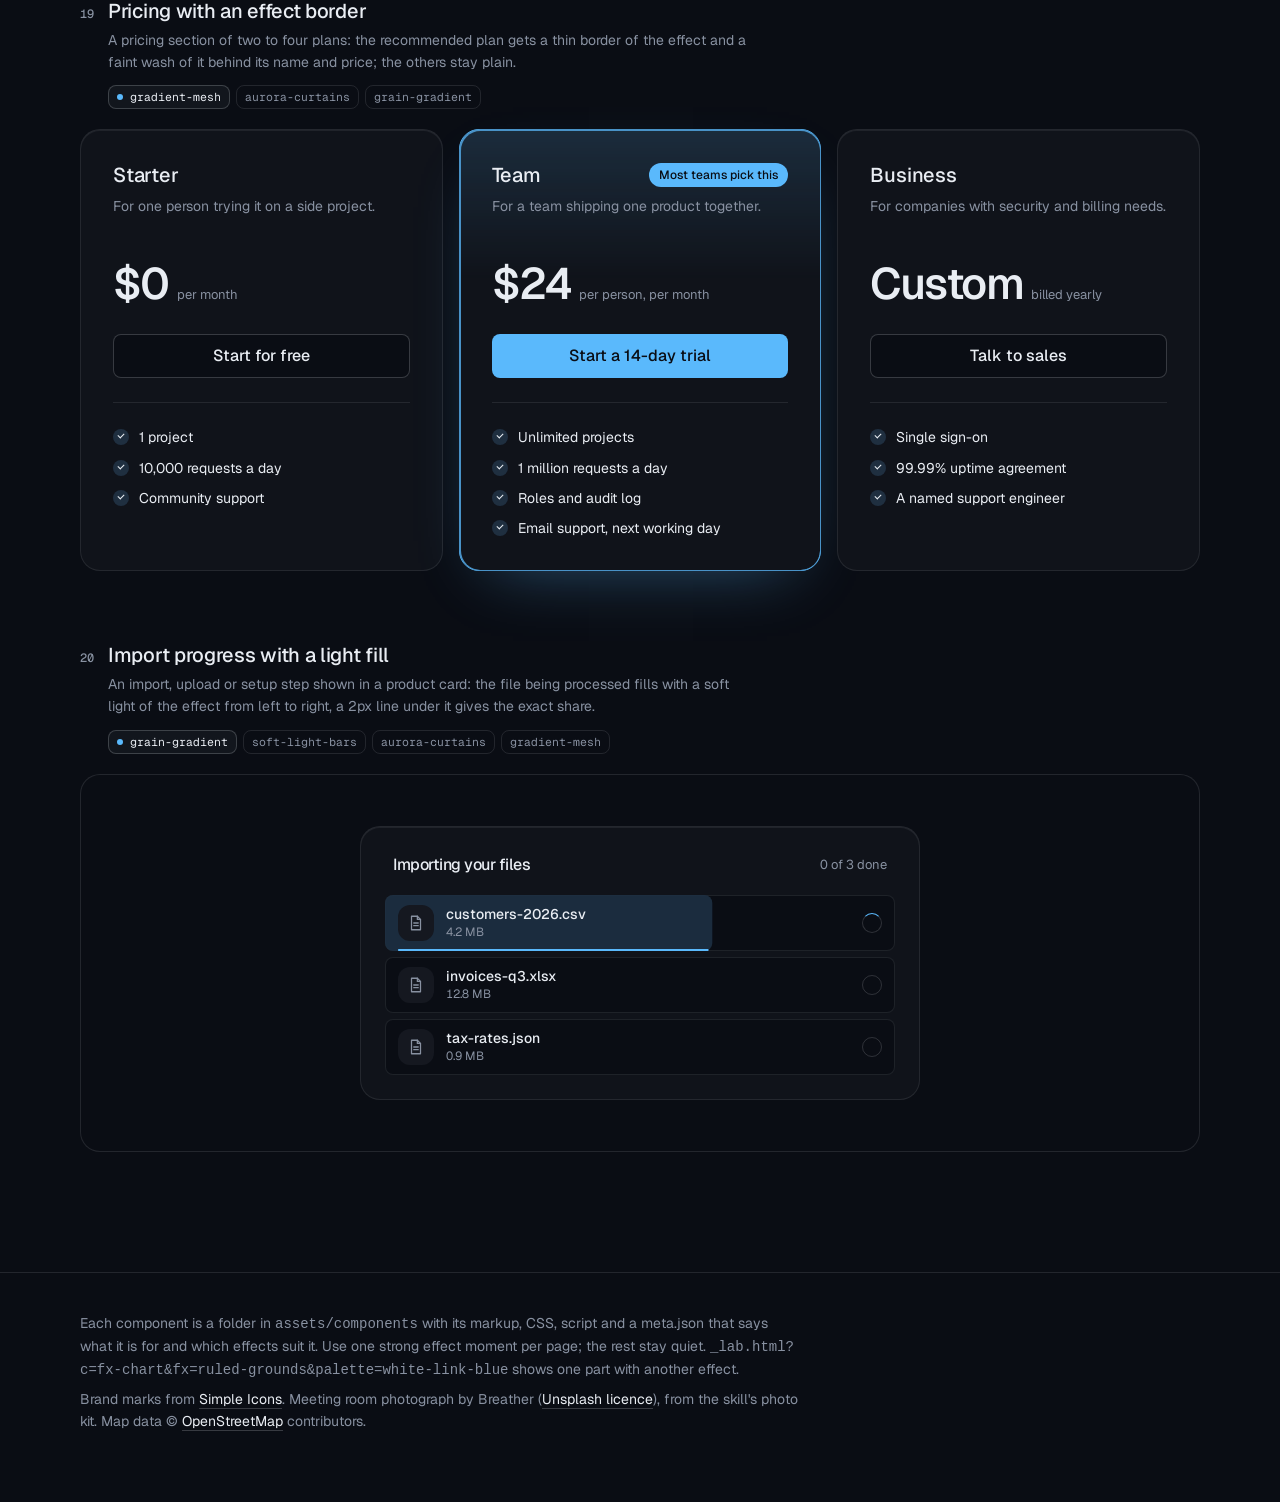
<file: .claude/skills/design-taste-frontend/assets/components/index.html>
<!doctype html>
<html lang="en" data-radius="soft">
<head>
<script>window.__tpGlMax = 16;   /* a gallery shows many live effects at once; a page of a site keeps the default 4 (fx.js) */</script>
<meta charset="utf-8">
<meta name="viewport" content="width=device-width, initial-scale=1">
<title>Effect components</title>
<link rel="preconnect" href="https://fonts.googleapis.com">
<link rel="preconnect" href="https://fonts.gstatic.com" crossorigin>
<link href="https://fonts.googleapis.com/css2?family=Geist:wght@100..900&family=Geist+Mono:wght@400..600&display=swap" rel="stylesheet">
<link rel="stylesheet" href="../system.css">
<link rel="stylesheet" href="./base.css">
<style>
  :root {
    --font-display: "Geist", system-ui, sans-serif;
    --font-text: "Geist", system-ui, sans-serif;
    --font-mono: "Geist Mono", ui-monospace, monospace;
    --display-weight: 560;
    --display-tracking: -0.03em;
    --container: 1200px;
  }
  body { min-height: 100vh; }
  .top {
    position: sticky; top: 0; z-index: 50; height: 64px; background: var(--bg);
    border-bottom: 1px solid var(--line);
  }
  .top .container { height: 100%; display: flex; align-items: center; justify-content: space-between; gap: 16px; }
  .brand { display: flex; align-items: center; gap: 10px; font-weight: 560; letter-spacing: -0.01em; }
  .brand small { font: 400 13px/1 var(--font-mono); color: var(--muted); }
  .top nav { display: flex; align-items: center; gap: 20px; }
  .top nav a.link { font-size: 14px; }
  .swatches { display: flex; gap: 4px; padding: 3px; border: 1px solid var(--line); border-radius: 999px; background: var(--bg); }
  .swatches button {
    width: 30px; height: 30px; border-radius: 999px; border: 0; padding: 0; cursor: pointer; position: relative;
    background: var(--sw-bg);
  }
  .swatches button::after {
    content: ""; position: absolute; inset: 9px; border-radius: 999px; background: var(--sw-accent);
    box-shadow: 0 0 0 1px color-mix(in oklab, var(--sw-ink) 25%, transparent);
  }
  .swatches button[aria-pressed="true"] { box-shadow: 0 0 0 2px var(--ink); }
  .swatches button:focus-visible { outline-offset: 3px; }

  .intro { padding-block: 64px 40px; display: grid; grid-template-columns: minmax(0, 6fr) minmax(0, 6fr); gap: 48px; align-items: end; }
  .intro h1 { font-size: clamp(34px, 2.2vw + 18px, 52px); line-height: 1.05; max-width: 15ch; }
  .intro p { margin-top: 16px; color: var(--muted); font-size: var(--t-body); line-height: 1.55; max-width: 52ch; }
  .index { display: flex; flex-wrap: wrap; gap: 6px; justify-content: flex-start; }
  @media (max-width: 1023px) { .intro { grid-template-columns: minmax(0, 1fr); gap: 28px; } }
  .index a {
    display: inline-flex; align-items: center; gap: 8px; height: 30px; padding: 0 11px; border-radius: 999px;
    border: 1px solid var(--line); font-size: 13px; color: var(--ink);
    transition: border-color var(--dur) var(--ease), background-color var(--dur) var(--ease);
  }
  .index a span { font-family: var(--font-mono); font-size: 11px; color: var(--muted); }
  .index a:hover { border-color: var(--line-strong); background: color-mix(in oklab, var(--ink) 4%, var(--bg)); }

  /* every part spans two rows of the list (its notes, its stage) as a subgrid, so the two parts of a
     half-width pair share one notes height and one stage height: their stages start and end level */
  .list { display: grid; grid-template-columns: repeat(2, minmax(0, 1fr)); column-gap: 24px; row-gap: 0; padding-bottom: 120px; }
  .sc { grid-column: 1 / -1; grid-row: span 2; display: grid; grid-template-rows: subgrid; row-gap: 20px; min-width: 0; scroll-margin-top: 88px; padding-top: 72px; }
  .sc:first-child { padding-top: 0; }
  .sc.is-half { grid-column: auto; }
  .sc.is-half .sc__stage:not(.is-center) { display: grid; }
  .sc__meta { display: grid; grid-template-columns: auto 1fr; column-gap: 14px; row-gap: 6px; align-items: baseline; align-content: start; }
  .sc__note { grid-column: 2; margin: 2px 0 0; font-size: 13px; color: var(--muted); }
  .sc__note::before { content: "Try it: "; color: var(--ink); font-weight: 500; }
  .sc__no { font: 500 12px/1 var(--font-mono); color: var(--muted); padding-top: 2px; }
  .sc__name { font: 500 20px/1.25 var(--font-text); letter-spacing: -0.015em; margin: 0; }
  .sc__for { grid-column: 2; color: var(--muted); font-size: 14px; line-height: 1.55; max-width: 72ch; margin: 0; }
  .sc__fx { grid-column: 2; display: flex; flex-wrap: wrap; gap: 6px; margin-top: 6px; }
  .sc__fx li {
    font: 400 11.5px/1 var(--font-mono); color: var(--muted); height: 24px; display: inline-flex; align-items: center;
    padding: 0 8px; border-radius: var(--r-sm); border: 1px solid var(--line);
  }
  .sc__fx li.is-on { color: var(--ink); border-color: var(--line-strong); background: color-mix(in oklab, var(--ink) 5%, var(--bg)); }
  .sc__fx li.is-on::before { content: ""; width: 6px; height: 6px; border-radius: 99px; background: var(--accent); margin-right: 7px; }
  .sc__stage {
    position: relative; min-width: 0; border: 1px solid var(--line); border-radius: var(--r-lg);
    padding: clamp(20px, 4vw, 56px); background: var(--bg);
  }
  .sc__stage.is-tall { padding-block: clamp(56px, 8vw, 120px); }
  .sc__stage.is-flush { padding: 0; border: 0; }
  .sc__stage.is-center { display: grid; place-items: center; min-height: 320px; }
  /* one object, at a size a page would give it */
  #fx-dither-object .sc__stage { display: grid; justify-items: center; }
  #fx-dither-object .cx-obj { width: min(100%, 720px); }
  .sc__pick { grid-column: 2; display: flex; flex-wrap: wrap; gap: 4px; margin-top: 8px; }
  .sc__pick button {
    height: 30px; padding: 0 12px; border-radius: 999px; border: 1px solid var(--line); background: var(--bg);
    font: 500 13px/1 var(--font-text); color: var(--muted); cursor: pointer;
  }
  .sc__pick button:hover { color: var(--ink); border-color: var(--line-strong); }
  .sc__pick button[aria-pressed="true"] { color: var(--ink); border-color: var(--line-strong); background: color-mix(in oklab, var(--ink) 6%, var(--bg)); }
  /* the search list opens below its field: leave it room inside the frame */
  #fx-search .sc__stage { min-height: 440px; place-items: start center; padding-top: 72px; }
  .sc__stage:empty::after { content: "Loading"; color: var(--muted); font-size: 13px; }

  .foot { border-top: 1px solid var(--line); padding: 40px 0 64px; color: var(--muted); font-size: 14px; }
  .foot p { max-width: 80ch; margin: 0 0 8px; }
  .foot a { color: var(--ink); text-decoration: underline; text-decoration-color: var(--line-strong); text-underline-offset: 4px; }

  @media (max-width: 899px) {
    .list { grid-template-columns: minmax(0, 1fr); }
    .sc.is-half { grid-column: 1 / -1; }
    .top nav a.link { display: none; }
  }
  @media (max-width: 639px) {
    .intro { padding-block: 48px 32px; }
    .sc { padding-top: 48px; }
    .sc__meta { grid-template-columns: 1fr; }
    .sc__no { display: none; }
    .sc__for, .sc__fx, .sc__note, .sc__pick { grid-column: 1; }
    .sc__stage.is-center { min-height: 240px; }
    .brand small { display: none; }
  }
</style>
</head>
<body>
<header class="top">
  <div class="container">
    <div class="brand">Effect components <small id="count"></small></div>
    <nav aria-label="Palette and links">
      <a class="link" href="../effects/gallery.html">Effects library</a>
      <div class="swatches" id="swatches" role="group" aria-label="Page palette"></div>
    </nav>
  </div>
</header>

<main>
  <section class="intro container">
    <div>
      <h1>Effects as parts of the page, not only behind it</h1>
      <p id="lede">Feature cards, real objects drawn in dither, type, numbers, buttons, borders, icons, a street map of the real place, a globe, charts and a photograph in its own colours. Every part takes its colours from the page palette: switch it at the top right. Parts that loop have a pause button.</p>
    </div>
    <nav class="index" id="index" aria-label="Components"></nav>
  </section>
  <div class="container list" id="list"></div>
</main>

<footer class="foot">
  <div class="container">
    <p>Each component is a folder in <code>assets/components</code> with its markup, CSS, script and a meta.json that says what it is for and which effects suit it. Use one strong effect moment per page; the rest stay quiet. <code>_lab.html?c=fx-chart&amp;fx=ruled-grounds&amp;palette=white-link-blue</code> shows one part with another effect.</p>
    <p>Brand marks from <a href="https://simpleicons.org/">Simple Icons</a>. Meeting room photograph by Breather (<a href="https://unsplash.com/photos/DEdM9Vs6s8w">Unsplash licence</a>), from the skill's photo kit. Map data © <a href="https://www.openstreetmap.org/copyright">OpenStreetMap</a> contributors.</p>
  </div>
</footer>

<script type="module">
  import fx from '../effects/fx.js';

  // component id, layout and stage style, in page order
  const COMPONENTS = [
    { id: 'fx-feature-card', stage: 'is-flush' },
    { id: 'fx-dither-object', stage: 'is-flush', note: 'pick an object, then point at it and move across: sound rings out of the cups, the seat swivels, the lens zooms, the rotors spin up and the drone lifts off. One object is live at a time, as on a real page.' },
    { id: 'fx-headline', stage: 'is-tall' },
    { id: 'fx-button', half: true, stage: 'is-center', note: 'hover or tab to a button. The light runs only while it is pointed at.' },
    { id: 'fx-prompt', half: true, stage: 'is-center' },
    { id: 'fx-icon-tiles', stage: 'is-flush' },
    { id: 'fx-stat' },
    { id: 'fx-globe', stage: 'is-flush' },
    { id: 'fx-map', stage: 'is-flush' },
    { id: 'fx-chart', half: true, stage: 'is-flush' },
    { id: 'fx-bars', half: true, stage: 'is-flush' },
    { id: 'fx-band', stage: 'is-flush' },
    { id: 'fx-spotlight', stage: 'is-flush' },
    { id: 'fx-photo', stage: 'is-flush' },
    { id: 'fx-avatar', half: true, stage: 'is-center' },
    { id: 'fx-search', half: true, stage: 'is-center' },
    { id: 'fx-logos' },
    { id: 'fx-tabs' },
    { id: 'fx-pricing', stage: 'is-flush' },
    { id: 'fx-progress', stage: 'is-center' },
  ];

  const PALETTES = [
    { id: 'blue-black-cornflower', name: 'Night, cornflower', bg: '#0a0d14', surface: '#131824', ink: '#e9edf3', muted: '#8891a1', accent: '#5ab9fc', accentInk: '#0a0d14' },
    { id: 'graphite-safety-orange', name: 'Graphite, orange', bg: '#18191b', surface: '#222427', ink: '#eff0f1', muted: '#9c9ea3', accent: '#ff4a1f', accentInk: '#18191b' },
    { id: 'white-link-blue', name: 'White, blue', bg: '#ffffff', surface: '#f4f4f4', ink: '#111111', muted: '#6b6b6b', accent: '#1a4be0', accentInk: '#ffffff' },
    { id: 'moss-sand', name: 'Sand, moss', bg: '#ddd6c6', surface: '#d2cab8', ink: '#2a2a26', muted: '#59574e', accent: '#4f6238', accentInk: '#ffffff' },
    { id: 'cobalt-field', name: 'Cobalt field', bg: '#0034eb', surface: '#002fd6', ink: '#ffffff', muted: '#dfe4f2', accent: '#e9e34a', accentInk: '#111111' },
  ];

  const q = new URLSearchParams(location.search);
  if (q.has('time')) fx.setClock(+q.get('time'));
  if (q.has('fallback')) fx.config.forceFallback = true;
  const only = q.get('only') ? q.get('only').split(',') : null;
  const list = document.getElementById('list');
  const index = document.getElementById('index');
  const swatches = document.getElementById('swatches');

  /*
    The budget: a laptop's integrated GPU shares its memory with everything else, so this page never
    holds more than 4 live WebGL contexts. A part is started when it comes near the viewport and
    destroyed when it leaves it; still parts draw once and free their context; fx.js frees any idle
    off-screen context past 4. liveGL() counts the contexts that are open right now.
  */
  fx.config.maxLive = 4;
  const contexts = new Set();
  let peakGL = 0;
  const getContext = HTMLCanvasElement.prototype.getContext;
  HTMLCanvasElement.prototype.getContext = function (type, ...rest) {
    const c = getContext.call(this, type, ...rest);
    if (c && /webgl/i.test(type) && !contexts.has(c)) { contexts.add(c); peakGL = Math.max(peakGL, liveGL()); }
    return c;
  };
  function liveGL() {
    for (const c of contexts) if (c.isContextLost()) contexts.delete(c);
    return contexts.size;
  }

  // the dither object: one live at a time, switched here (a real page shows one object)
  const OBJECTS = {
    headphones: ['Headphones', 'Over-ear, wireless'],
    chair: ['Office chair', 'Swivel seat on five castors'],
    camera: ['Camera', 'Mirrorless, with a zoom lens'],
    drone: ['Drone', 'Four rotors and a camera'],
  };
  let object = OBJECTS[q.get('object')] ? q.get('object') : 'headphones';
  // print (ordered dither, the default) or studio (a smooth shaded render: no picker until it is anti-aliased; ?render=studio)
  let render = q.get('render') === 'studio' ? 'studio' : 'print';

  function applyPalette(p) {
    const c = fx.color;
    const action = c.contrast(p.accent, p.bg) >= 2.2 ? p.accent : p.ink;
    const actionInk = action === p.accent ? p.accentInk : p.bg;
    const s = document.documentElement.style;
    const set = (k, v) => s.setProperty(k, v);
    set('--p-bg', p.bg); set('--p-surface', p.surface); set('--p-ink', p.ink); set('--p-muted', p.muted);
    set('--p-accent', p.accent); set('--p-accent-ink', p.accentInk); set('--p-action', action); set('--p-action-ink', actionInk);
    document.documentElement.style.colorScheme = c.isDark(p.bg) ? 'dark' : 'light';
    for (const b of swatches.children) b.setAttribute('aria-pressed', String(b.dataset.id === p.id));
  }

  async function load(entry) {
    const base = `./${entry.id}/`;
    const [meta, html, mod] = await Promise.all([
      fetch(base + 'meta.json').then(r => (r.ok ? r.json() : null)),
      fetch(base + 'component.html').then(r => (r.ok ? r.text() : null)),
      import(base + 'component.js').catch(err => { console.warn(entry.id, err); return null; }),
    ]).catch(() => [null, null, null]);
    if (!meta || !html || !mod) return null;
    const link = document.createElement('link');
    link.rel = 'stylesheet';
    link.href = base + 'component.css';
    document.head.append(link);
    await new Promise(r => { link.onload = link.onerror = r; });
    return { ...entry, meta, html, mod };
  }

  function section(e, n) {
    const s = document.createElement('section');
    s.className = 'sc' + (e.half ? ' is-half' : '');
    s.id = e.id;
    const fxList = (e.meta.effects || []).map(id => `<li class="${id === e.meta.default ? 'is-on' : ''}">${id}</li>`).join('');
    const pick = e.id === 'fx-dither-object'
      ? `<div class="sc__pick" role="group" aria-label="Object">${Object.keys(OBJECTS).map(k => `<button type="button" data-object="${k}" aria-pressed="${k === object}">${OBJECTS[k][0]}</button>`).join('')}</div>`
      : '';
    s.innerHTML = `
      <div class="sc__meta">
        <span class="sc__no">${String(n).padStart(2, '0')}</span>
        <h2 class="sc__name">${e.meta.name}</h2>
        <p class="sc__for">${e.meta.for}</p>
        ${fxList ? `<ul class="sc__fx" aria-label="Effects that suit it">${fxList}</ul>` : ''}
        ${pick}
        ${e.note ? `<p class="sc__note">${e.note}</p>` : ''}
      </div>
      <div class="sc__stage ${e.stage || ''}"></div>`;
    return s;
  }

  // the markup is placed at once (the page keeps its full height); the scripts run only near the viewport
  function markup(e) {
    const stage = e.section.querySelector('.sc__stage');
    stage.innerHTML = e.html;
    if (e.id === 'fx-dither-object') {
      const fig = stage.querySelector('.cx-obj');
      fig.dataset.cxObject = object;
      if (render === 'studio') fig.dataset.cxRender = 'studio'; else delete fig.dataset.cxRender;
      fig.querySelector('.cx-obj__stage').removeAttribute('aria-label');
    }
    return stage;
  }
  function start(e) {
    if (e.ctrl) return;
    const stage = markup(e);
    try { e.ctrl = e.mod.default(stage.firstElementChild || stage) || { destroy() {} }; } catch (err) { console.error(e.id, err); e.ctrl = { destroy() {} }; }
  }
  function stop(e) {
    if (!e.ctrl) return;
    try { e.ctrl.destroy?.(); } catch (err) { console.warn(e.id, err); }
    fx.unmountAll(e.section);
    e.ctrl = null;
  }

  function setPalette(p, entries) {
    entries.forEach(stop);
    applyPalette(p);
    try { localStorage.setItem('cx-palette', p.id); } catch (_) {}
    requestAnimationFrame(() => entries.forEach(e => (e.near ? start(e) : markup(e))));
  }

  let saved = null;
  try { saved = localStorage.getItem('cx-palette'); } catch (_) {}
  const first = PALETTES.find(p => p.id === q.get('palette')) || PALETTES.find(p => p.id === saved) || PALETTES[0];
  for (const p of PALETTES) {
    const b = document.createElement('button');
    b.type = 'button';
    b.dataset.id = p.id;
    b.title = p.name;
    b.setAttribute('aria-label', p.name);
    b.style.setProperty('--sw-bg', p.bg);
    b.style.setProperty('--sw-accent', p.accent);
    b.style.setProperty('--sw-ink', p.ink);
    swatches.append(b);
  }
  applyPalette(first);

  const wanted = COMPONENTS.filter(c => !only || only.includes(c.id));
  const entries = (await Promise.all(wanted.map(load))).filter(Boolean);
  document.getElementById('count').textContent = `${entries.length} parts`;
  entries.forEach((e, i) => {
    e.section = section(e, i + 1);
    list.append(e.section);
    markup(e);
    const a = document.createElement('a');
    a.href = '#' + e.id;
    a.innerHTML = `<span>${String(i + 1).padStart(2, '0')}</span>${e.meta.name}`;
    index.append(a);
  });
  await document.fonts.ready;
  const near = new IntersectionObserver(seen => {
    for (const en of seen) {
      const e = entries.find(x => x.section === en.target);
      if (!e) continue;
      e.near = en.isIntersecting;
      if (e.near) start(e); else stop(e);
    }
  }, { rootMargin: '10% 0px' });
  entries.forEach(e => near.observe(e.section));
  setTimeout(() => { document.documentElement.dataset.ready = '1'; }, 1500);

  swatches.addEventListener('click', ev => {
    const b = ev.target.closest('button');
    if (!b) return;
    const p = PALETTES.find(x => x.id === b.dataset.id);
    if (p) setPalette(p, entries);
  });
  list.addEventListener('click', ev => {
    const b = ev.target.closest('[data-object], [data-render]');
    if (!b || !(OBJECTS[b.dataset.object] || b.dataset.render)) return;
    if (b.dataset.render) render = b.dataset.render; else object = b.dataset.object;
    b.parentElement.querySelectorAll('button').forEach(x => x.setAttribute('aria-pressed', String(x === b)));
    const e = entries.find(x => x.id === 'fx-dither-object');
    stop(e);
    if (e.near) start(e); else markup(e);
  });
  window.__cx = {
    entries,
    setPalette: id => setPalette(PALETTES.find(p => p.id === id), entries),
    setObject: k => list.querySelector(`[data-object="${k}"]`)?.click(),
    gl: () => ({ live: liveGL(), peak: peakGL, started: entries.filter(e => e.ctrl).map(e => e.id) }),
  };
</script>

</body>
</html>
</file>
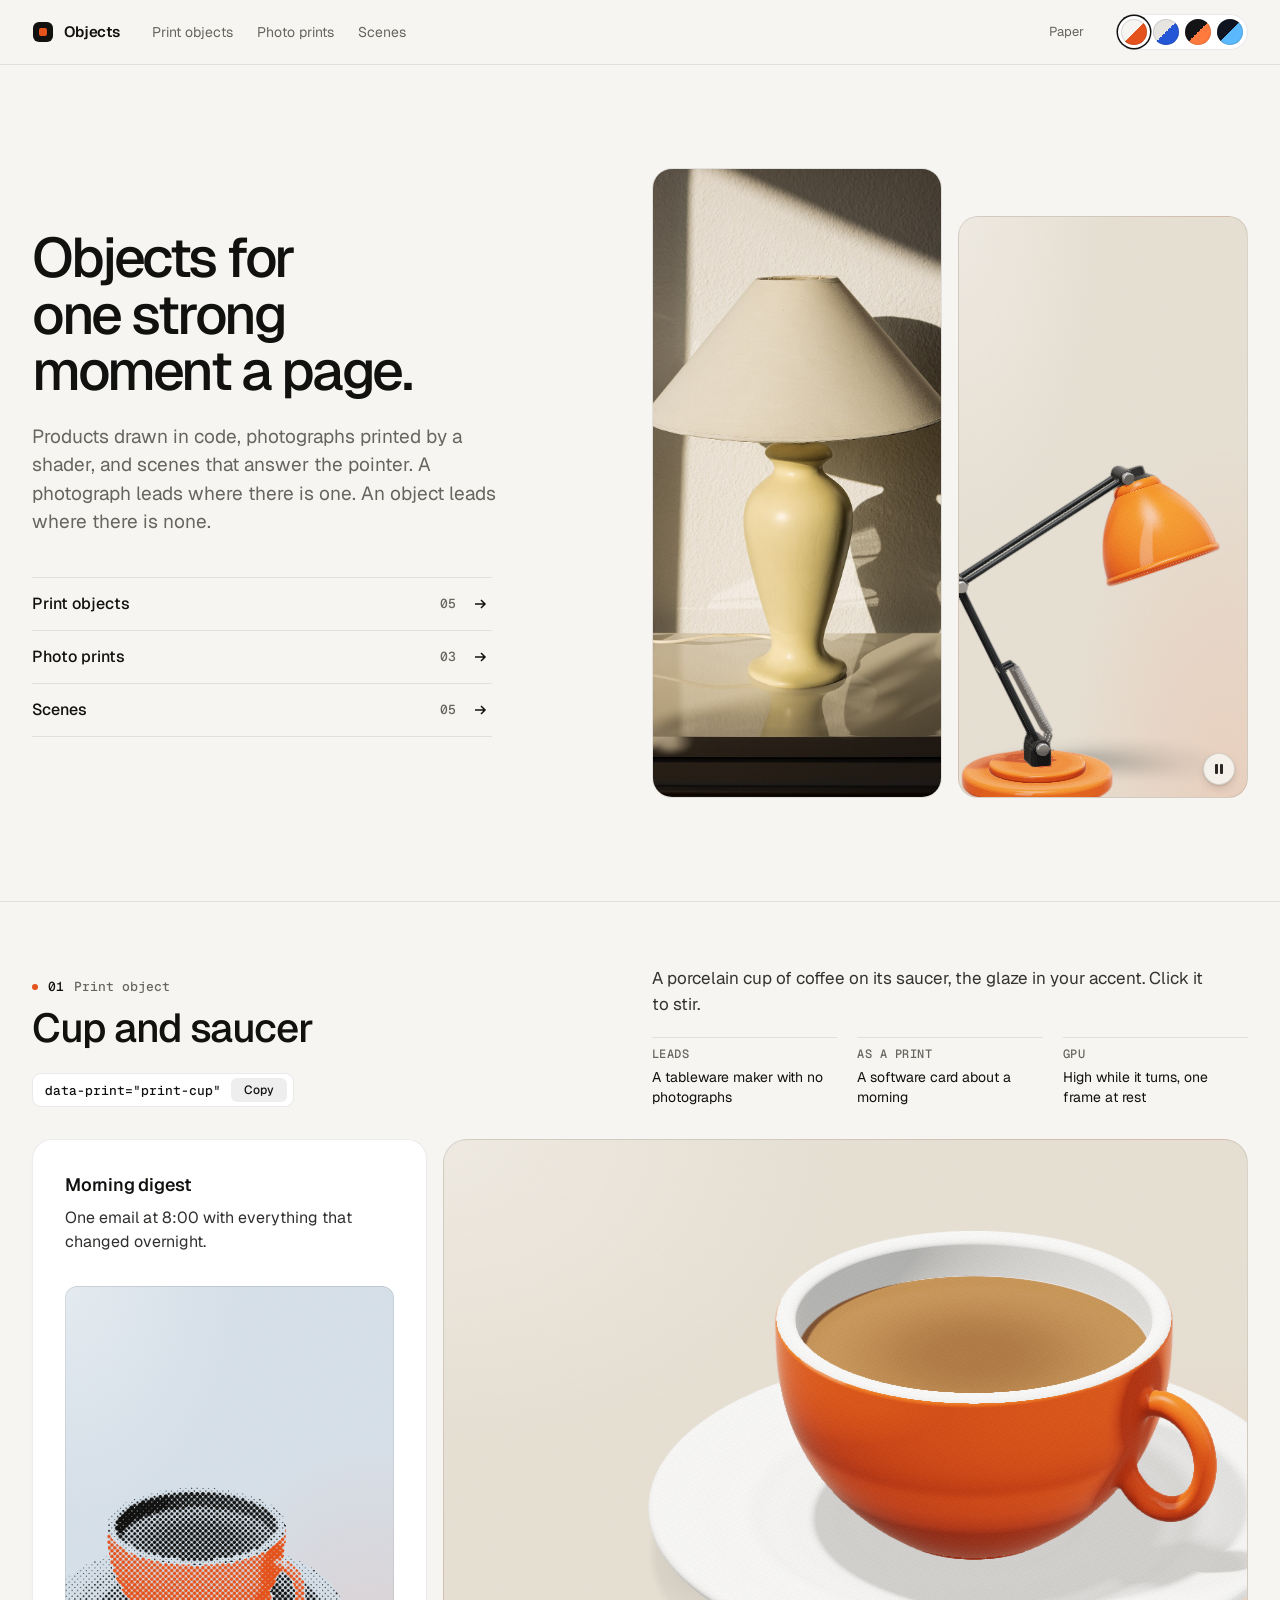
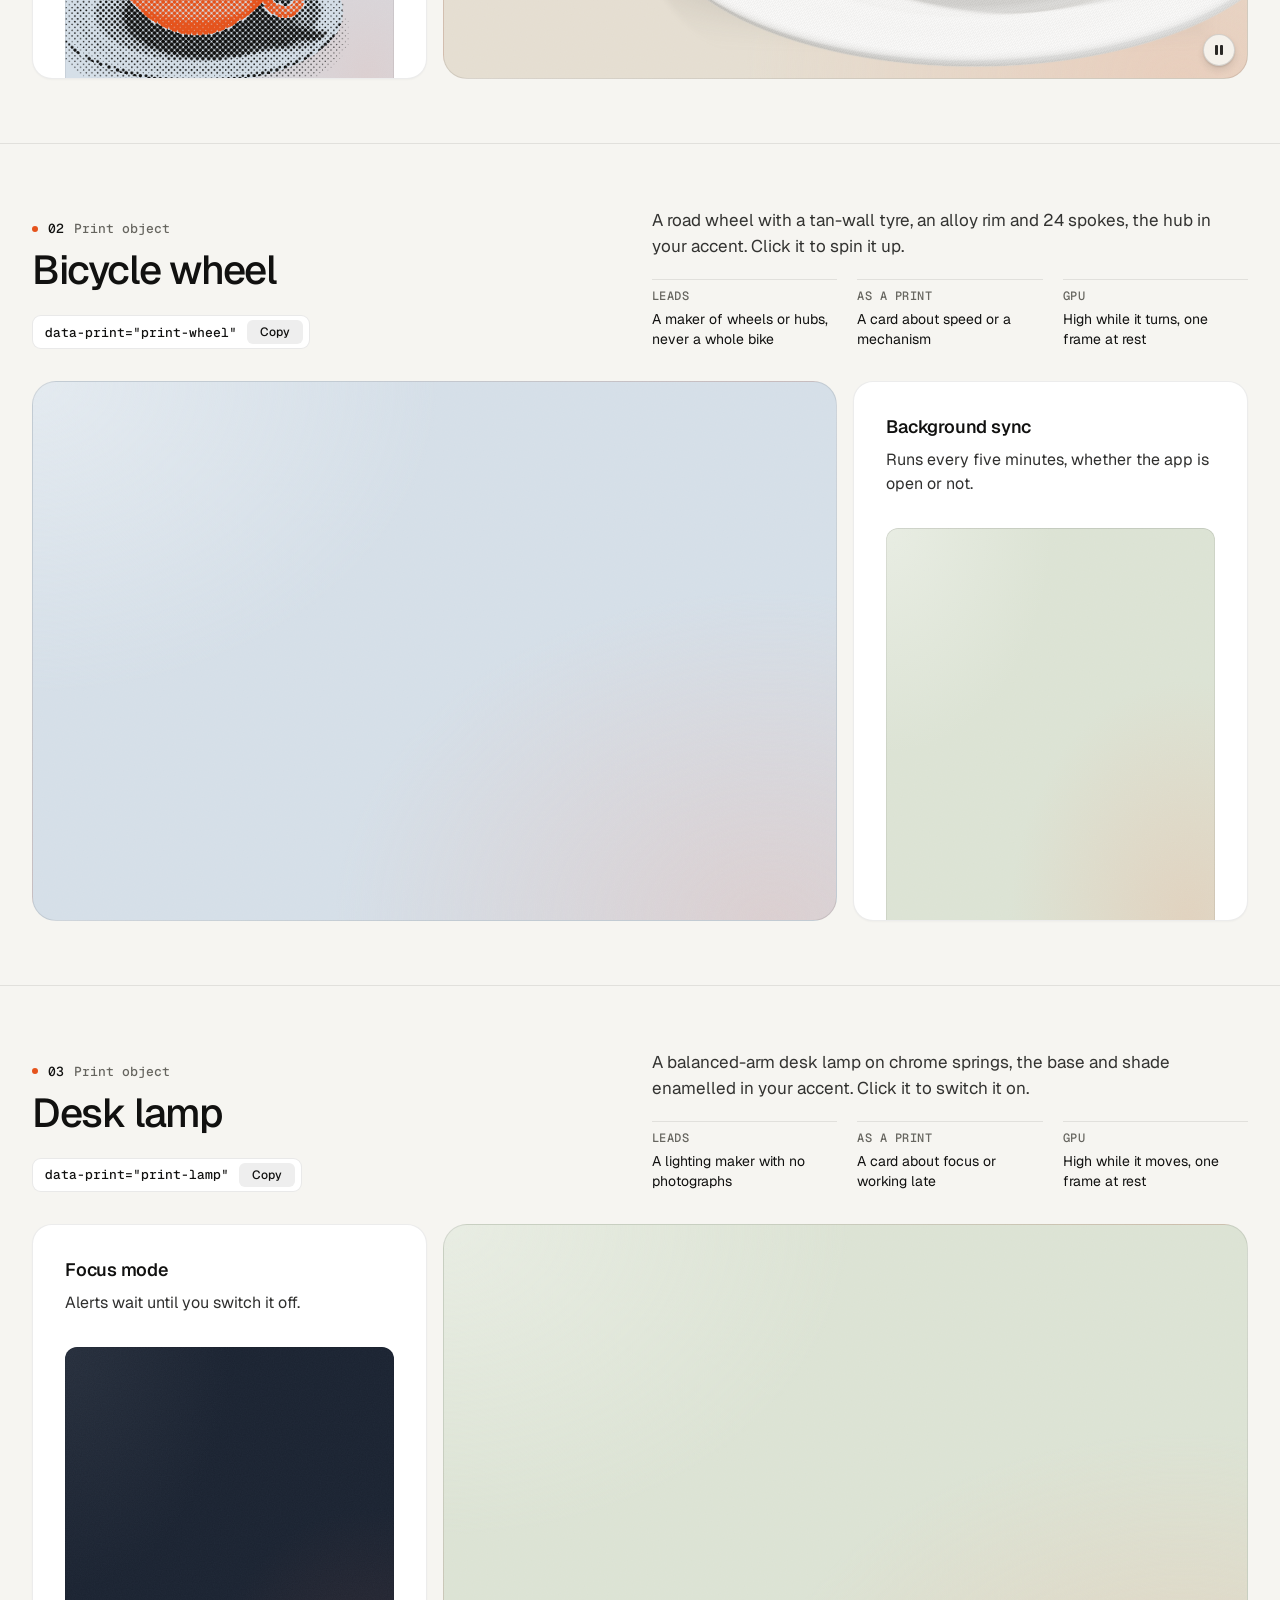
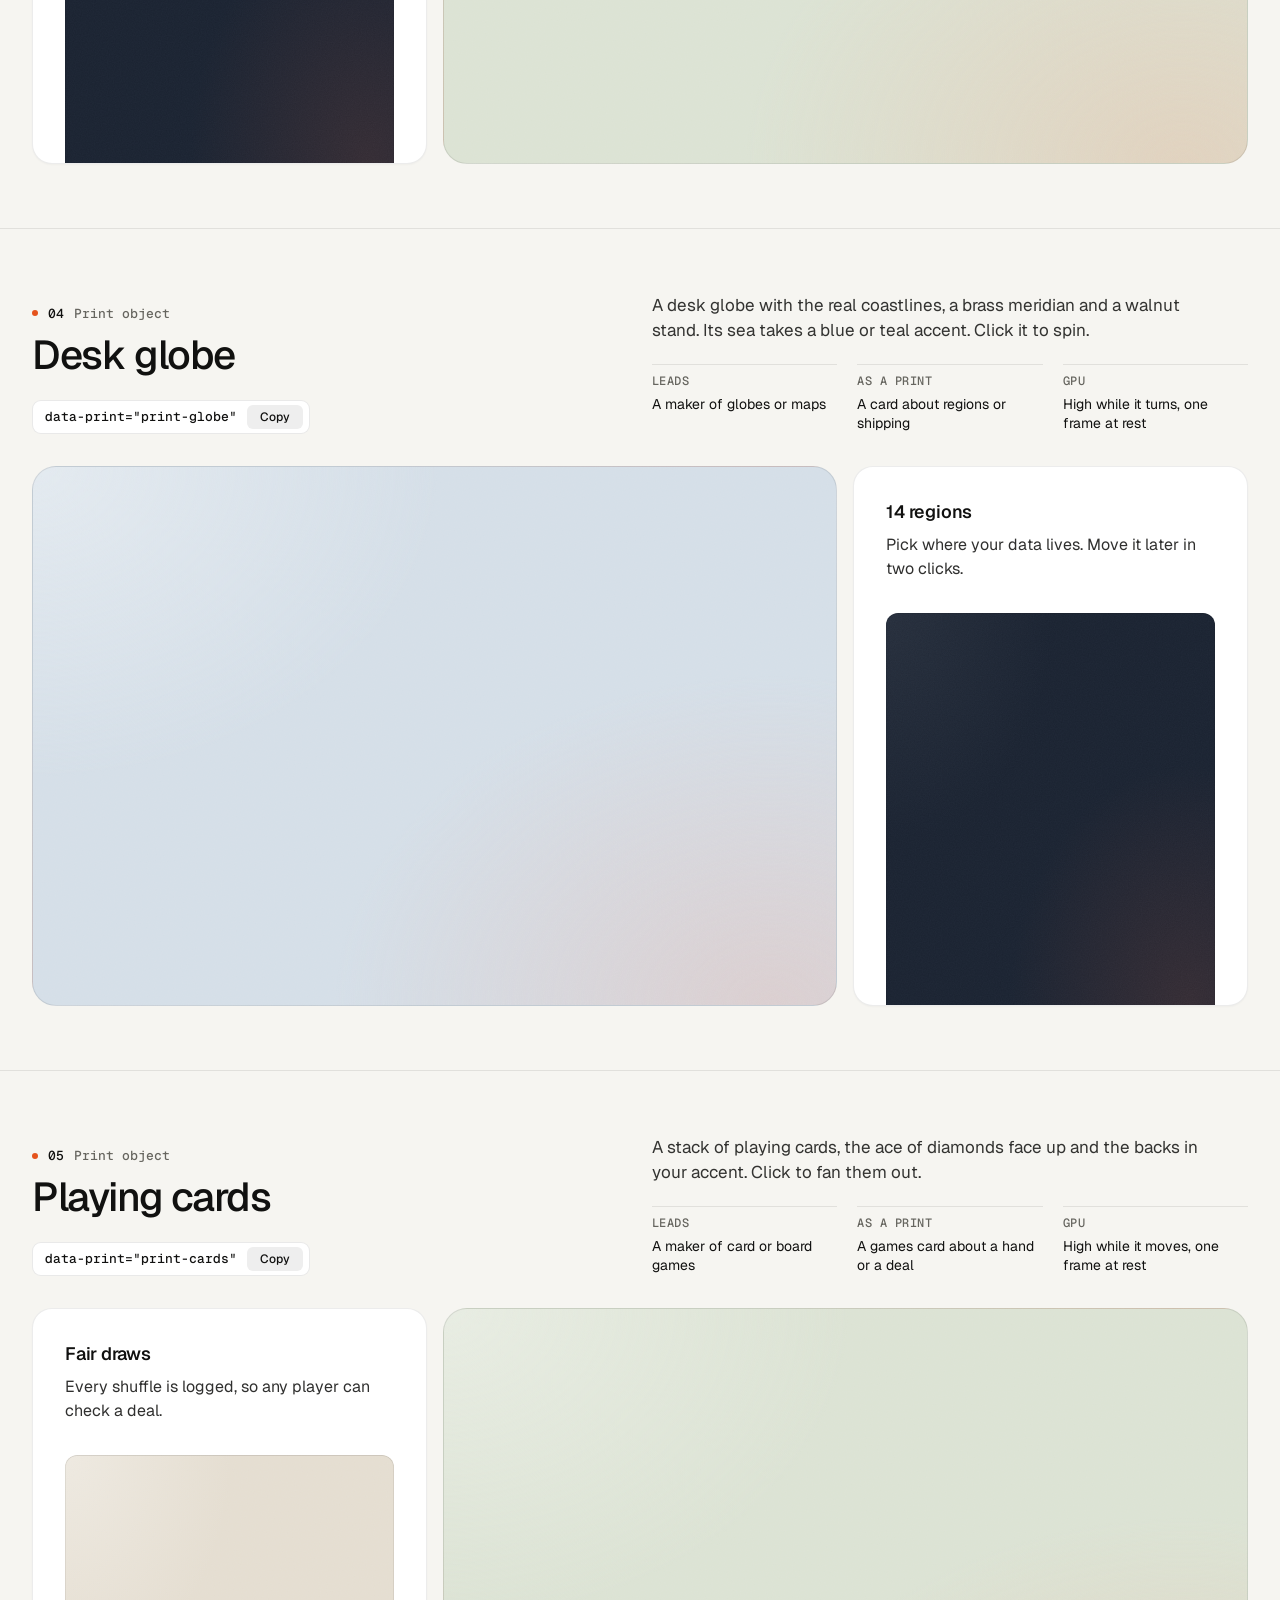
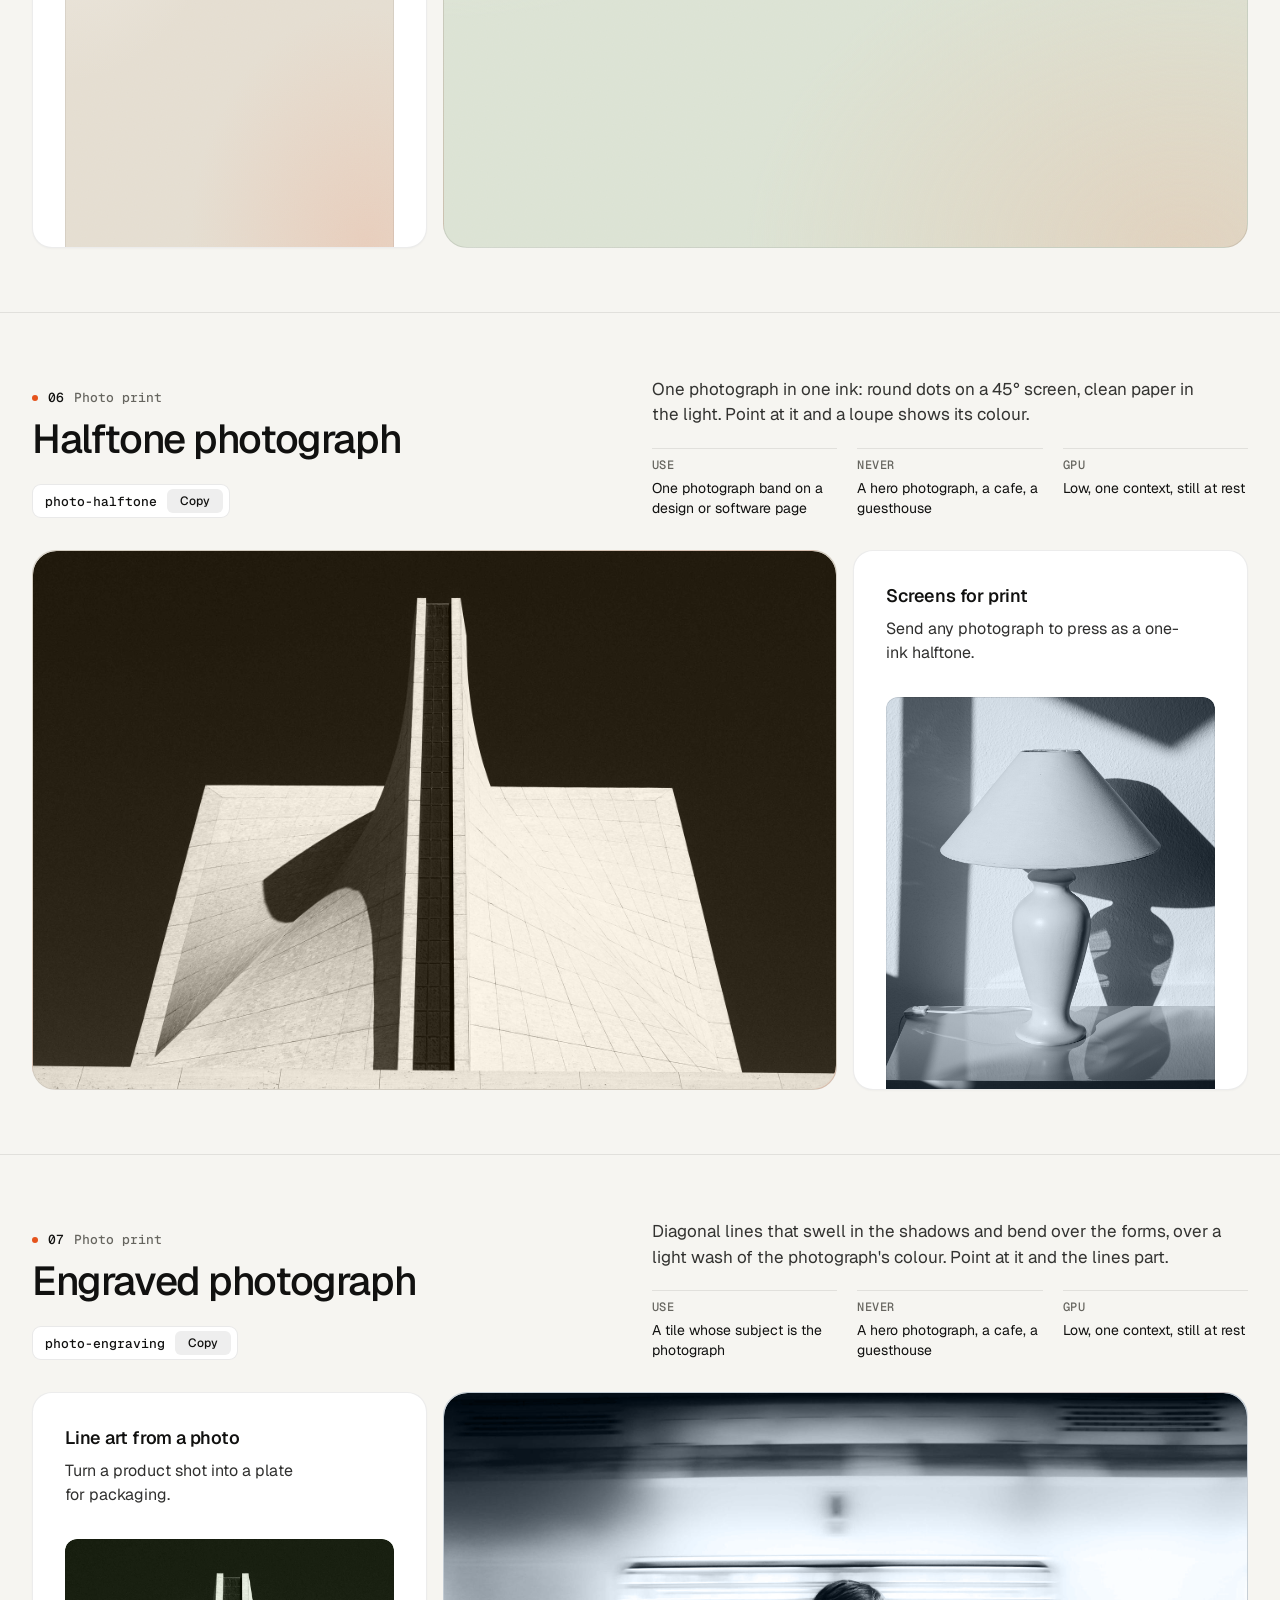
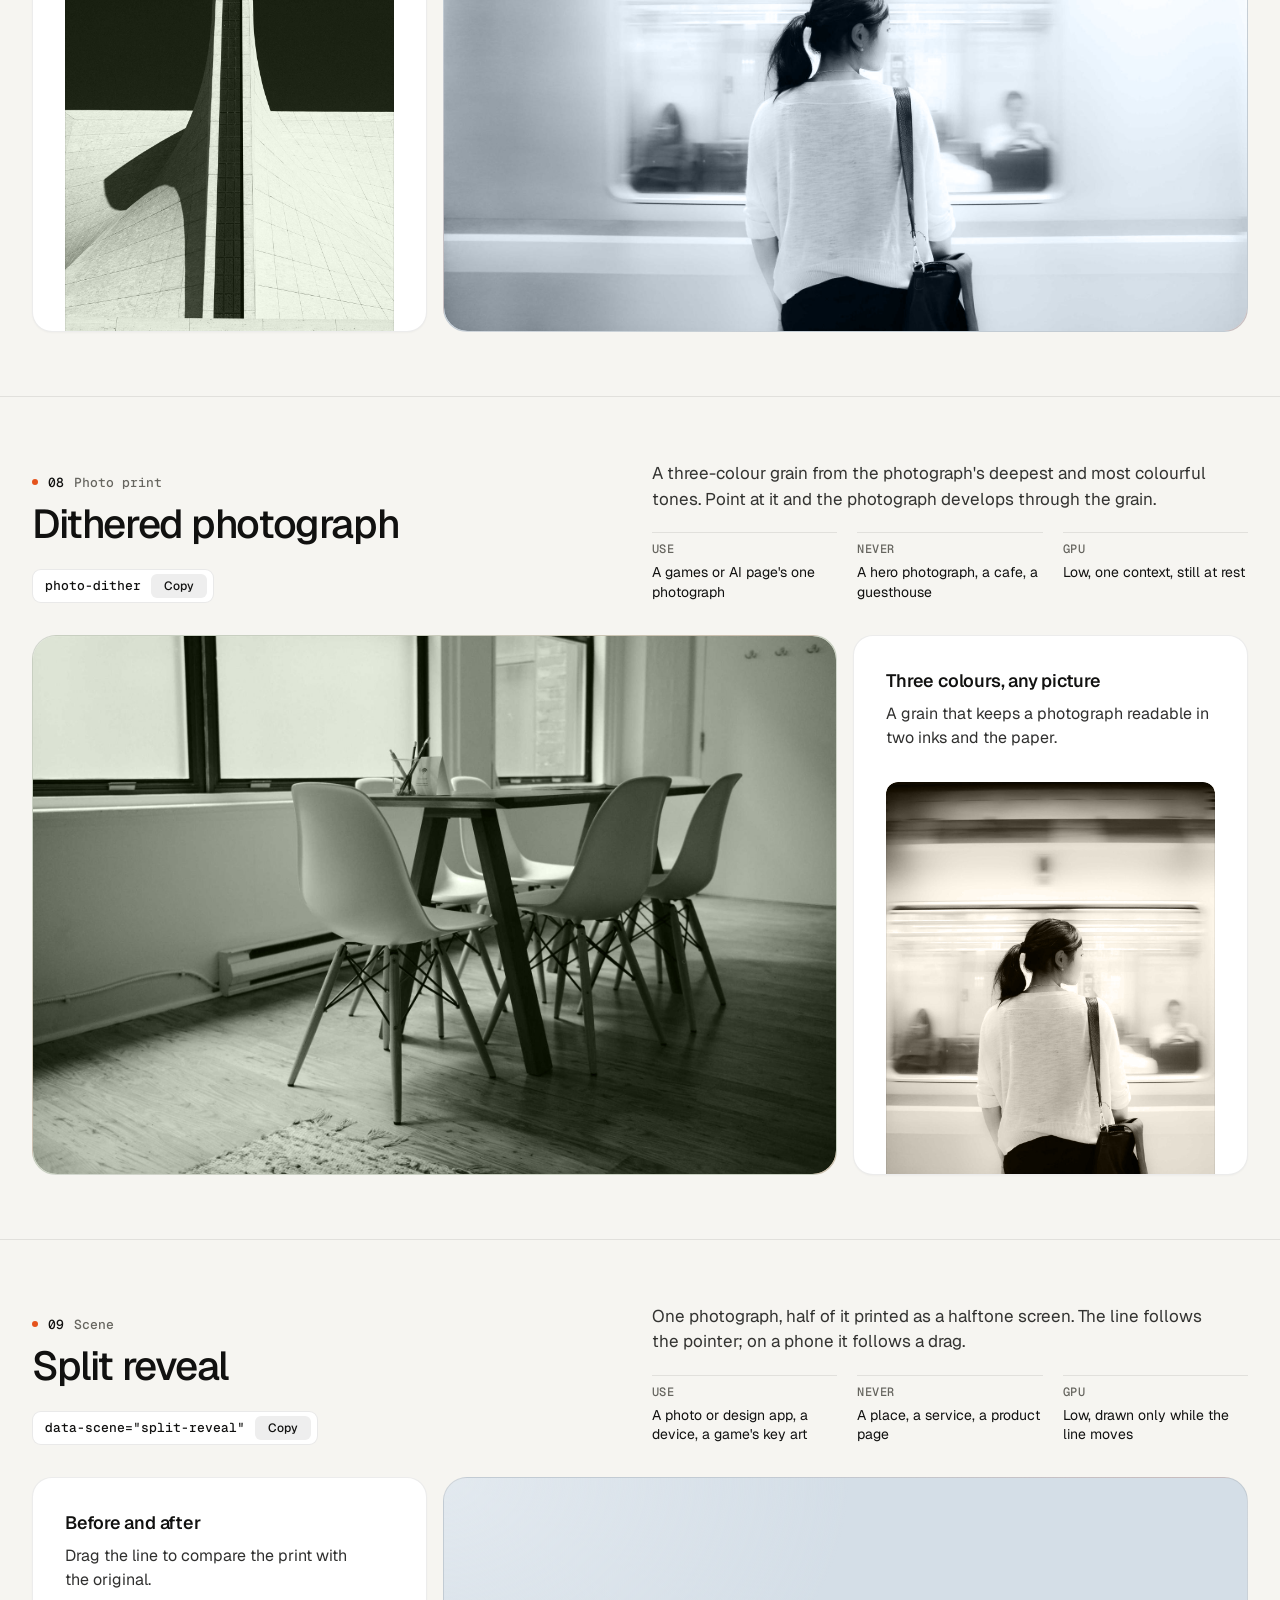
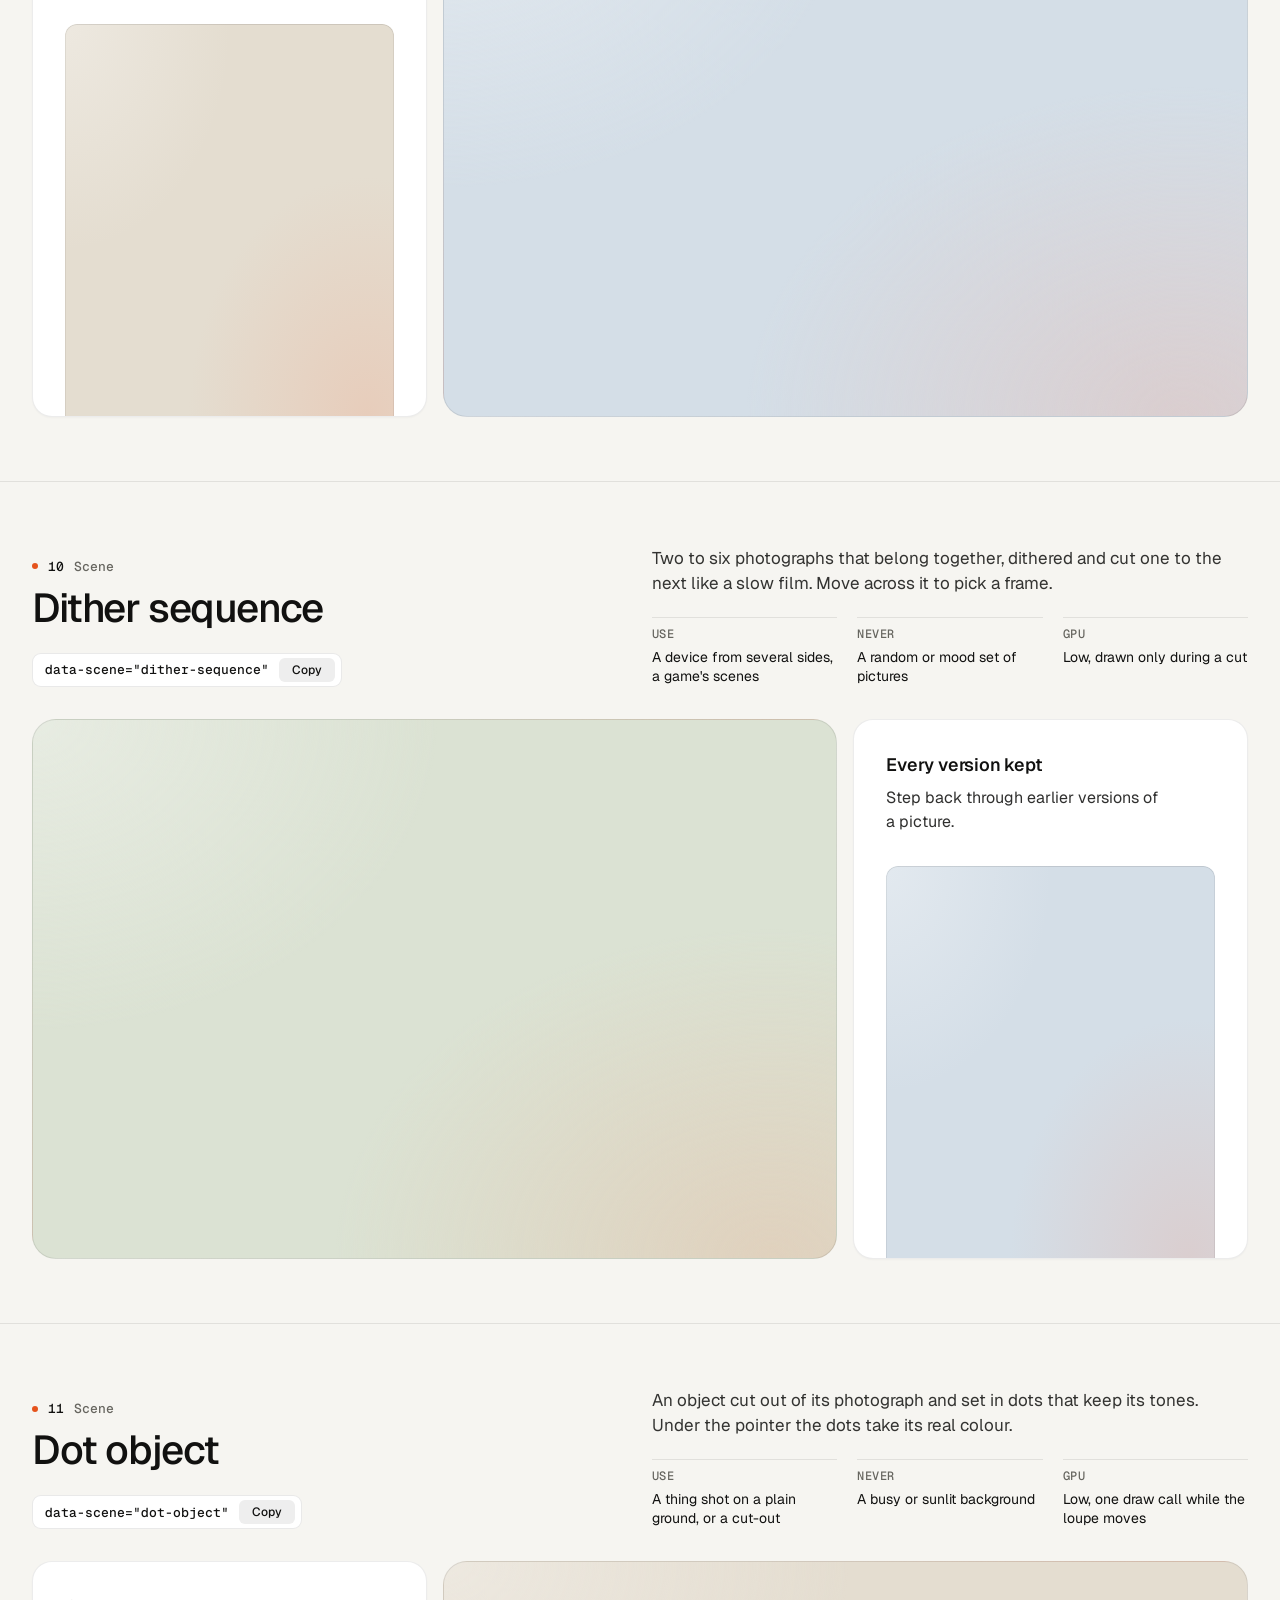
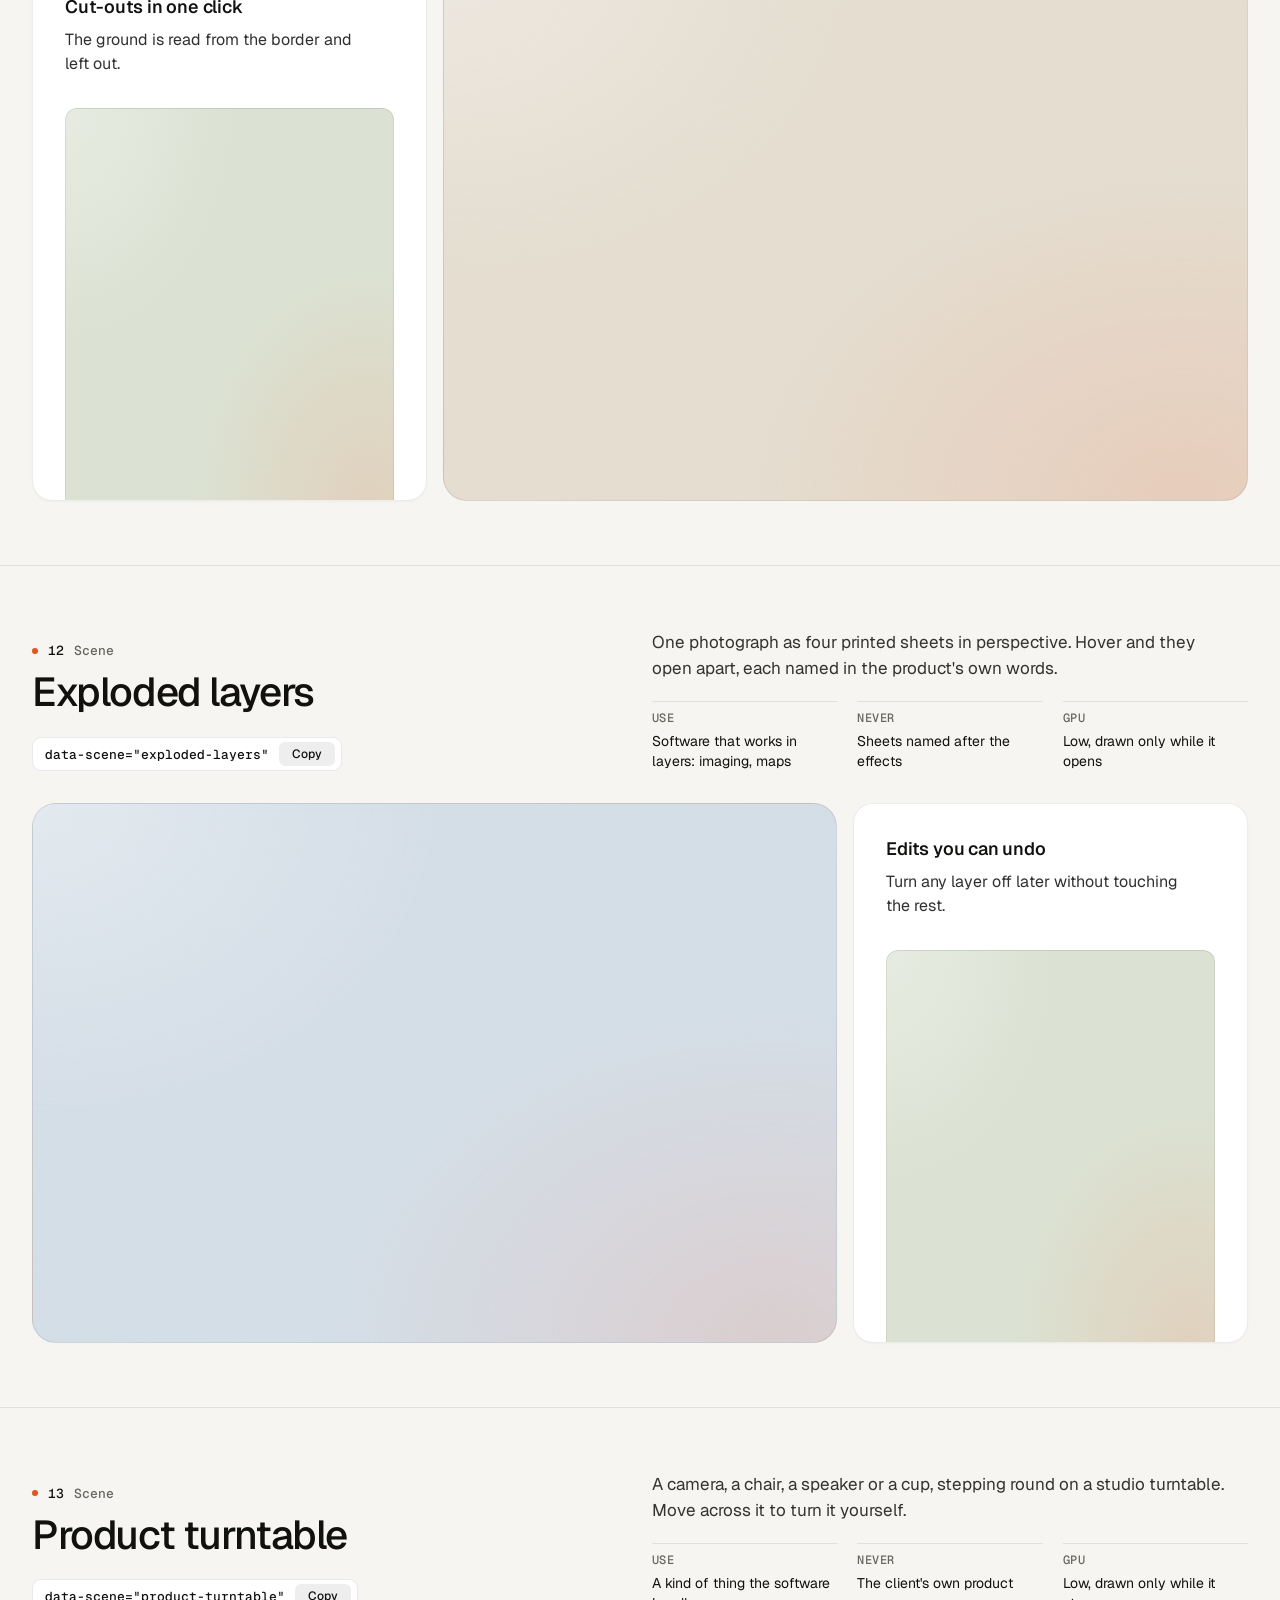
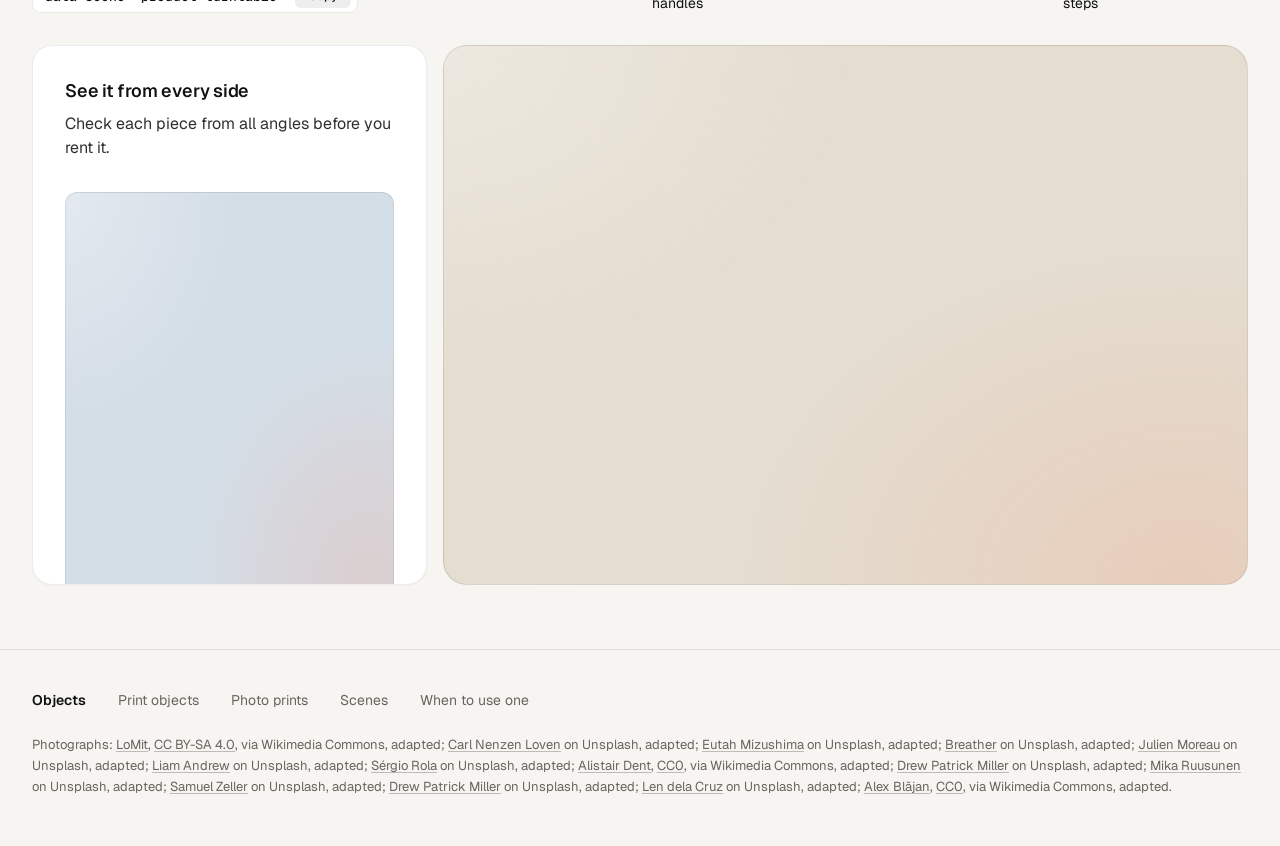
<file: .claude/skills/design-taste-frontend/assets/objects/index.html>
<!doctype html>
<html lang="en" data-palette="paper">
<head>
<script>window.__tpGlMax = 16;   /* a gallery shows many live effects at once; a page of a site keeps the default 4 (fx.js) */</script>
<meta charset="utf-8">
<meta name="viewport" content="width=device-width, initial-scale=1">
<title>Objects</title>
<meta name="description" content="Thirteen objects for one strong moment a page: products drawn in code, photographs printed by a shader, scenes that answer the pointer.">
<link rel="icon" href="data:,">
<link rel="preconnect" href="https://fonts.googleapis.com">
<link rel="preconnect" href="https://fonts.gstatic.com" crossorigin>
<link href="https://fonts.googleapis.com/css2?family=Geist:wght@300..700&family=Geist+Mono:wght@400;500&display=swap" rel="stylesheet">
<link rel="stylesheet" href="../ui/base.css">
<link rel="stylesheet" href="../ui/cards.css">
<style>
  /* palettes: page tokens, four grounds (--g1 sand, --g2 sky, --g3 sage, --g4 deep) and the globe's sea */
  :root {
    --font-text: "Geist", system-ui, sans-serif; --font-mono: "Geist Mono", ui-monospace, monospace;
    --ease: cubic-bezier(.2, .7, .2, 1);
    --gutter: 32px; --max: 1312px;
  }
  [data-palette="paper"] { --bg: #f6f5f1; --card: #ffffff; --surface: #ffffff; --ink: #111110; --muted: #66655f; --accent: #e5531c; --accent-ink: #ffffff;
    --g1: #e4ddd0; --g2: #d4dee7; --g3: #dbe2d3; --g4: #1a2230; --sea: #2f6aa8; --line: rgb(17 17 16 / 0.09); }
  [data-palette="stone"] { --bg: #e6e5e1; --card: #f3f2ef; --surface: #f3f2ef; --ink: #1a1b1d; --muted: #5d5e62; --accent: #2456d6; --accent-ink: #ffffff;
    --g1: #d6d5d0; --g2: #c9d4df; --g3: #dad3c6; --g4: #1d2633; --sea: #2456d6; --line: rgb(26 27 29 / 0.1); }
  [data-palette="graphite"] { --bg: #0b0b0c; --card: #141416; --surface: #141416; --ink: #f2f2ef; --muted: #96979c; --accent: #ff7a3c; --accent-ink: #120c08;
    --g1: #1e1d1b; --g2: #17202a; --g3: #1b201b; --g4: #23262c; --sea: #4f9be0; --line: rgb(242 242 239 / 0.09); }
  [data-palette="night"] { --bg: #070b14; --card: #0e1420; --surface: #0e1420; --ink: #e9edf3; --muted: #8b94a4; --accent: #5ab9fc; --accent-ink: #07101a;
    --g1: #121a29; --g2: #0f2231; --g3: #16202b; --g4: #1b2536; --sea: #5ab9fc; --line: rgb(233 237 243 / 0.09); }

  * { box-sizing: border-box; }
  html { scroll-padding-top: 64px; }
  html, body { margin: 0; }
  body { font-family: var(--font-text); background: var(--bg); color: var(--ink); -webkit-font-smoothing: antialiased; font-size: 16px; line-height: 1.5;
    transition: background-color 320ms var(--ease), color 320ms var(--ease); }
  a { color: inherit; }
  .wrap { max-width: var(--max); margin: 0 auto; padding: 0 var(--gutter); }

  /* ------------------------------------------------ the bar */
  .bar { position: sticky; top: 0; z-index: 30; background: color-mix(in oklab, var(--bg) 84%, transparent); backdrop-filter: blur(16px) saturate(1.2); border-bottom: 1px solid var(--line); }
  .bar__in { height: 64px; display: flex; align-items: center; gap: 32px; }
  .brand { display: inline-flex; align-items: center; gap: 10px; font-weight: 600; font-size: 15px; letter-spacing: -0.01em; text-decoration: none; }
  .brand svg { width: 22px; height: 22px; }
  .brand svg .a { fill: var(--accent); transition: transform 420ms var(--ease); transform-origin: 11px 11px; }
  .brand:hover svg .a { transform: rotate(90deg); }
  .nav { display: flex; gap: 24px; font-size: 14px; }
  .nav a { position: relative; text-decoration: none; color: var(--muted); transition: color 180ms ease; padding: 6px 0; }
  .nav a::after { content: ""; position: absolute; left: 0; right: 0; bottom: 0; height: 1px; background: currentColor; transform: scaleX(0); transform-origin: left; transition: transform 260ms var(--ease); }
  .nav a:hover { color: var(--ink); }
  .nav a:hover::after { transform: scaleX(1); }
  .sp { flex: 1; }
  .swatches { display: flex; align-items: center; gap: 6px; padding: 4px; border-radius: 999px; border: 1px solid var(--line); background: var(--card); }
  .sw { position: relative; width: 26px; height: 26px; border-radius: 50%; border: 0; padding: 0; cursor: pointer; background: linear-gradient(135deg, var(--s-bg) 0 50%, var(--s-ac) 50% 100%);
    box-shadow: inset 0 0 0 1px rgb(0 0 0 / 0.12); transition: transform 200ms var(--ease); }
  .sw::after { content: ""; position: absolute; inset: -3px; border-radius: 50%; box-shadow: 0 0 0 1.5px var(--ink); opacity: 0; transform: scale(0.8); transition: opacity 200ms ease, transform 260ms var(--ease); }
  .sw:hover { transform: scale(1.08); }
  .sw:active { transform: scale(0.94); }
  .sw[aria-pressed="true"]::after { opacity: 1; transform: scale(1); }
  .sw:focus-visible { outline: 2px solid var(--ink); outline-offset: 3px; }
  .sw-label { font-size: 13px; color: var(--muted); min-width: 60px; text-align: right; }

  /* ------------------------------------------------ grounds: a soft lit mesh of the ground's own tone, a fine grain */
  .gr, .card > .panel.gr { --calm-k: 0%; background-color: var(--pg);
    background-image:
      radial-gradient(80% 90% at 92% 100%, color-mix(in oklab, var(--accent) 13%, var(--pg)), transparent 68%),
      radial-gradient(70% 80% at 0% 0%, color-mix(in oklab, var(--lift, #ffffff) var(--lift-k, 34%), var(--pg)), transparent 72%); }
  .gr.dk, [data-palette="graphite"] .gr, [data-palette="night"] .gr { --lift: #ffffff; --lift-k: 6%; }
  .grain { position: absolute; inset: 0; z-index: 0; pointer-events: none; opacity: .32; mix-blend-mode: soft-light; border-radius: inherit;
    background-image: url("data:image/svg+xml;utf8,<svg xmlns='http://www.w3.org/2000/svg' width='160' height='160'><filter id='n'><feTurbulence type='fractalNoise' baseFrequency='.85' numOctaves='2' stitchTiles='stitch'/><feColorMatrix values='0 0 0 0 .5  0 0 0 0 .5  0 0 0 0 .5  0 0 0 .9 0'/></filter><rect width='100%' height='100%' filter='url(%23n)'/></svg>"); }
  .slot { position: absolute; inset: 0; z-index: 1; border-radius: inherit; }
  .slot > .host { position: absolute; inset: 0; border-radius: inherit; overflow: hidden; }

  /* ------------------------------------------------ hero */
  .hero { min-height: calc(100svh - 64px); display: grid; align-items: center; padding: 56px 0; }
  .hero__grid { display: grid; grid-template-columns: repeat(12, minmax(0, 1fr)); gap: 24px; align-items: center; }
  .hero__copy { grid-column: 1 / span 5; }
  .hero h1 { margin: 0; font-size: clamp(44px, 3.4vw + 12px, 72px); line-height: 1.02; letter-spacing: -0.045em; font-weight: 520; text-wrap: balance; }
  .hero__lede { margin: 24px 0 0; font-size: 19px; line-height: 1.5; color: var(--muted); max-width: 40ch; text-wrap: pretty; }
  .index { margin: 40px 0 0; padding: 0; list-style: none; border-top: 1px solid var(--line); max-width: 460px; }
  .index a { display: grid; grid-template-columns: 1fr auto 20px; align-items: center; gap: 16px; padding: 14px 0; border-bottom: 1px solid var(--line); text-decoration: none; font-size: 16px; font-weight: 500; }
  .index a span { font: 500 13px/1 var(--font-mono); color: var(--muted); }
  .index a svg { width: 16px; height: 16px; transition: transform 260ms var(--ease); }
  .index a:hover svg { transform: translateX(4px); }
  .hero__pics { grid-column: 7 / span 6; display: grid; grid-template-columns: 1fr 1fr; gap: 16px; height: min(70svh, 660px); min-height: 440px; }
  .pic { position: relative; overflow: clip; border-radius: 20px; border: 1px solid var(--line); isolation: isolate; }
  .pic img { position: absolute; inset: 0; width: 100%; height: 100%; object-fit: cover; object-position: 50% 42%; display: block; }
  .pic--down { margin-top: 48px; }

  /* ------------------------------------------------ an object, one screen */
  .obj { min-height: calc(100svh - 64px); display: grid; align-content: center; padding: 64px 0; border-top: 1px solid var(--line); }
  .obj__head { display: grid; grid-template-columns: repeat(12, minmax(0, 1fr)); gap: 24px; align-items: end; margin-bottom: 32px; }
  .obj__title { grid-column: 1 / span 5; }
  .obj__n { margin: 0 0 14px; font: 500 13px/1 var(--font-mono); color: var(--muted); display: flex; gap: 10px; align-items: center; }
  .obj__n b { color: var(--ink); font-weight: 500; }
  .obj__n i { width: 6px; height: 6px; border-radius: 50%; background: var(--accent); display: inline-block; }
  .obj h2 { margin: 0; font-size: clamp(34px, 1.9vw + 16px, 52px); line-height: 1.04; letter-spacing: -0.035em; font-weight: 520; text-wrap: balance; }
  .obj__about { grid-column: 7 / span 6; }
  .obj__line { margin: 0; font-size: 17px; line-height: 1.5; color: color-mix(in oklab, var(--ink) 82%, var(--bg)); max-width: 52ch; text-wrap: pretty; }
  .facts { display: grid; grid-template-columns: repeat(3, minmax(0, 1fr)); gap: 20px; margin: 20px 0 0; }
  .facts div { border-top: 1px solid var(--line); padding-top: 10px; }
  .facts dt { font: 500 12px/1 var(--font-mono); color: var(--muted); text-transform: uppercase; letter-spacing: .04em; }
  .facts dd { margin: 8px 0 0; font-size: 14px; line-height: 1.4; }
  .copy { margin-top: 24px; display: inline-flex; align-items: center; gap: 10px; height: 34px; padding: 0 6px 0 12px; border-radius: 9px; border: 1px solid var(--line);
    background: var(--card); color: var(--ink); font: 500 13px/1 var(--font-mono); cursor: pointer; transition: border-color 180ms ease, transform 160ms var(--ease); }
  .copy:hover { border-color: color-mix(in oklab, var(--ink) 24%, transparent); }
  .copy:active { transform: scale(0.97); }
  .copy:focus-visible { outline: 2px solid var(--ink); outline-offset: 2px; }
  .copy em { font-style: normal; display: inline-grid; place-items: center; height: 24px; padding: 0 8px; border-radius: 6px; background: color-mix(in oklab, var(--ink) 7%, transparent); font-family: var(--font-text); font-size: 12px; overflow: hidden; }
  .copy em span { grid-area: 1 / 1; transition: transform 260ms var(--ease), opacity 200ms ease; }
  .copy em span + span { transform: translateY(110%); opacity: 0; }
  .copy.done em span:first-child { transform: translateY(-110%); opacity: 0; }
  .copy.done em span + span { transform: none; opacity: 1; }

  .duo { display: grid; grid-template-columns: repeat(12, minmax(0, 1fr)); gap: 16px; height: clamp(400px, calc(100svh - 360px), 600px); }
  .big { grid-column: 1 / span 8; position: relative; overflow: clip; isolation: isolate; border-radius: 24px; border: 1px solid var(--line); }
  .duo .card { grid-column: 9 / span 4; }
  .obj:nth-of-type(even) .big { grid-column: 5 / span 8; grid-row: 1; }
  .obj:nth-of-type(even) .duo .card { grid-column: 1 / span 4; grid-row: 1; }
  .duo .card > .panel { flex: 1 1 auto; min-height: 0; }

  /* ------------------------------------------------ footer */
  .foot { border-top: 1px solid var(--line); padding: 40px 0 48px; font-size: 14px; color: var(--muted); }
  .foot__row { display: flex; flex-wrap: wrap; gap: 12px 32px; align-items: baseline; }
  .foot__row b { color: var(--ink); font-weight: 600; }
  .foot__row a { text-decoration: none; }
  .foot__row a:hover { color: var(--ink); }
  .credits { margin: 24px 0 0; font-size: 13px; line-height: 1.6; color: var(--muted); }
  .credits a { text-decoration: underline; text-decoration-color: color-mix(in oklab, currentColor 40%, transparent); text-underline-offset: 2px; }

  @media (max-width: 1023px) {
    .hero__copy, .hero__pics { grid-column: 1 / -1; }
    .hero__pics { height: auto; min-height: 0; }
    .pic { aspect-ratio: 3 / 4; }
    .obj__title, .obj__about { grid-column: 1 / -1; }
    .duo { height: auto; grid-template-columns: minmax(0, 1fr); }
    .big, .duo .card, .obj:nth-of-type(even) .big, .obj:nth-of-type(even) .duo .card { grid-column: 1 / -1; grid-row: auto; }
    .big { aspect-ratio: 4 / 3; }
    .duo .card > .panel { flex: none; height: 320px; }
  }
  @media (max-width: 760px) {
    :root { --gutter: 16px; }
    .nav, .sw-label { display: none; }
    .hero { padding: 32px 0 40px; }
    .hero__lede { font-size: 17px; }
    .hero__pics { gap: 10px; }
    .pic { border-radius: 16px; }
    .pic--down { margin-top: 28px; }
    .obj { padding: 72px 0; min-height: 0; }
    .obj .wrap { display: flex; flex-direction: column; }
    .obj__head, .obj__about { display: contents; }
    .obj__title { order: 1; margin-bottom: 16px; }
    .obj__line { order: 2; margin-bottom: 28px; }
    .duo { order: 3; }
    .facts { order: 4; margin-top: 28px; }
    .copy, .index { display: none; }
    .facts { grid-template-columns: minmax(0, 1fr); gap: 0; }
    .facts div { display: grid; grid-template-columns: 96px 1fr; gap: 12px; padding: 10px 0; }
    .facts dd { margin: 0; }
    .big { aspect-ratio: 4 / 5; border-radius: 18px; }
    .duo .card > .panel { height: 300px; }
  }
  @media (prefers-reduced-motion: reduce) { *, *::before, *::after { transition-duration: 0ms !important; } }
</style>
</head>
<body>
<header class="bar">
  <div class="wrap bar__in">
    <a class="brand" href="#top" aria-label="Objects, back to the top">
      <svg viewBox="0 0 22 22" aria-hidden="true"><rect x="1" y="1" width="20" height="20" rx="6" fill="currentColor"/><rect class="a" x="7" y="7" width="8" height="8" rx="2"/></svg>
      Objects
    </a>
    <nav class="nav" aria-label="Families">
      <a href="#print-cup">Print objects</a>
      <a href="#photo-halftone">Photo prints</a>
      <a href="#split-reveal">Scenes</a>
    </nav>
    <span class="sp"></span>
    <span class="sw-label" id="sw-label">Paper</span>
    <div class="swatches" role="group" aria-label="Palette">
      <button type="button" class="sw" data-pal="paper" aria-label="Paper" aria-pressed="true" style="--s-bg:#f6f5f1;--s-ac:#e5531c"></button>
      <button type="button" class="sw" data-pal="stone" aria-label="Stone" aria-pressed="false" style="--s-bg:#e6e5e1;--s-ac:#2456d6"></button>
      <button type="button" class="sw" data-pal="graphite" aria-label="Graphite" aria-pressed="false" style="--s-bg:#141416;--s-ac:#ff7a3c"></button>
      <button type="button" class="sw" data-pal="night" aria-label="Night" aria-pressed="false" style="--s-bg:#0e1420;--s-ac:#5ab9fc"></button>
    </div>
  </div>
</header>

<main id="top">
  <section class="hero">
    <div class="wrap hero__grid">
      <div class="hero__copy">
        <h1>Objects for one strong moment a page.</h1>
        <p class="hero__lede">Products drawn in code, photographs printed by a shader, and scenes that answer the pointer. A photograph leads where there is one. An object leads where there is none.</p>
        <ul class="index">
          <li><a href="#print-cup">Print objects <span>05</span><svg viewBox="0 0 16 16" fill="none" stroke="currentColor" stroke-width="1.5" aria-hidden="true"><path d="M3 8h10M9 4l4 4-4 4"/></svg></a></li>
          <li><a href="#photo-halftone">Photo prints <span>03</span><svg viewBox="0 0 16 16" fill="none" stroke="currentColor" stroke-width="1.5" aria-hidden="true"><path d="M3 8h10M9 4l4 4-4 4"/></svg></a></li>
          <li><a href="#split-reveal">Scenes <span>05</span><svg viewBox="0 0 16 16" fill="none" stroke="currentColor" stroke-width="1.5" aria-hidden="true"><path d="M3 8h10M9 4l4 4-4 4"/></svg></a></li>
        </ul>
      </div>
      <div class="hero__pics">
        <div class="pic"><img src="photo-kit/photos/lamp.jpg" width="1280" height="1757" alt="Cream ceramic table lamp on a glossy side table in low sun" decoding="async"></div>
        <article class="pic pic--down gr" style="--pg: var(--g1)" aria-label="A balanced-arm desk lamp">
          <div class="grain"></div>
          <div class="slot" data-slot='{"kind":"print","id":"print-lamp","place":"card","ground":"g1","params":{"size":1.06,"x":-0.08,"y":-0.2}}'></div>
        </article>
      </div>
    </div>
  </section>

  <!-- ===================================================== print objects -->
  <section class="obj" id="print-cup">
    <div class="wrap">
      <div class="obj__head">
        <div class="obj__title"><p class="obj__n"><i></i><b>01</b> Print object</p><h2>Cup and saucer</h2>
          <button type="button" class="copy" data-copy='<div data-print="print-cup" data-print-place="card"></div>'>data-print="print-cup"<em><span>Copy</span><span>Copied</span></em></button></div>
        <div class="obj__about">
          <p class="obj__line">A porcelain cup of coffee on its saucer, the glaze in your accent. Click it to stir.</p>
          <dl class="facts"><div><dt>Leads</dt><dd>A tableware maker with no photographs</dd></div><div><dt>As a print</dt><dd>A software card about a morning</dd></div><div><dt>GPU</dt><dd>High while it turns, one frame at rest</dd></div></dl>
        </div>
      </div>
      <div class="duo">
        <article class="big gr" style="--pg: var(--g1)"><div class="grain"></div>
          <div class="slot" data-slot='{"kind":"print","id":"print-cup","place":"hero","ground":"g1","params":{"size":0.96,"x":0.16,"y":-0.04}}'></div></article>
        <article class="card"><h3>Morning digest</h3><p>One email at 8:00 with everything that changed overnight.</p>
          <div class="panel gr" style="--pg: var(--g2)"><div class="grain"></div>
            <div class="slot" data-slot='{"kind":"print","id":"print-cup","place":"card","ground":"g2","params":{"effect":"halftone","turn":0}}'></div></div></article>
      </div>
    </div>
  </section>

  <section class="obj" id="print-wheel">
    <div class="wrap">
      <div class="obj__head">
        <div class="obj__title"><p class="obj__n"><i></i><b>02</b> Print object</p><h2>Bicycle wheel</h2>
          <button type="button" class="copy" data-copy='<div data-print="print-wheel" data-print-place="card"></div>'>data-print="print-wheel"<em><span>Copy</span><span>Copied</span></em></button></div>
        <div class="obj__about">
          <p class="obj__line">A road wheel with a tan-wall tyre, an alloy rim and 24 spokes, the hub in your accent. Click it to spin it up.</p>
          <dl class="facts"><div><dt>Leads</dt><dd>A maker of wheels or hubs, never a whole bike</dd></div><div><dt>As a print</dt><dd>A card about speed or a mechanism</dd></div><div><dt>GPU</dt><dd>High while it turns, one frame at rest</dd></div></dl>
        </div>
      </div>
      <div class="duo">
        <article class="big gr" style="--pg: var(--g2)"><div class="grain"></div>
          <div class="slot" data-slot='{"kind":"print","id":"print-wheel","place":"card","ground":"g2","params":{"size":1.34,"x":-0.08,"y":-0.3}}'></div></article>
        <article class="card"><h3>Background sync</h3><p>Runs every five minutes, whether the app is open or not.</p>
          <div class="panel gr" style="--pg: var(--g3)"><div class="grain"></div>
            <div class="slot" data-slot='{"kind":"print","id":"print-wheel","place":"card","ground":"g3","params":{"effect":"halftone","turn":0}}'></div></div></article>
      </div>
    </div>
  </section>

  <section class="obj" id="print-lamp">
    <div class="wrap">
      <div class="obj__head">
        <div class="obj__title"><p class="obj__n"><i></i><b>03</b> Print object</p><h2>Desk lamp</h2>
          <button type="button" class="copy" data-copy='<div data-print="print-lamp" data-print-place="card"></div>'>data-print="print-lamp"<em><span>Copy</span><span>Copied</span></em></button></div>
        <div class="obj__about">
          <p class="obj__line">A balanced-arm desk lamp on chrome springs, the base and shade enamelled in your accent. Click it to switch it on.</p>
          <dl class="facts"><div><dt>Leads</dt><dd>A lighting maker with no photographs</dd></div><div><dt>As a print</dt><dd>A card about focus or working late</dd></div><div><dt>GPU</dt><dd>High while it moves, one frame at rest</dd></div></dl>
        </div>
      </div>
      <div class="duo">
        <article class="big gr" style="--pg: var(--g3)"><div class="grain"></div>
          <div class="slot" data-slot='{"kind":"print","id":"print-lamp","place":"hero","ground":"g3","params":{"size":0.98,"x":0.14,"y":-0.06,"angle":-24}}'></div></article>
        <article class="card"><h3>Focus mode</h3><p>Alerts wait until you switch it off.</p>
          <div class="panel gr dk" style="--pg: var(--g4)"><div class="grain"></div>
            <div class="slot" data-slot='{"kind":"print","id":"print-lamp","place":"card","ground":"g4","params":{"effect":"dither","step":1,"turn":0}}' aria-label="A desk lamp, switched on"></div></div></article>
      </div>
    </div>
  </section>

  <section class="obj" id="print-globe">
    <div class="wrap">
      <div class="obj__head">
        <div class="obj__title"><p class="obj__n"><i></i><b>04</b> Print object</p><h2>Desk globe</h2>
          <button type="button" class="copy" data-copy='<div data-print="print-globe" data-print-place="card" data-print-params=&apos;{"effect":"engrave"}&apos;></div>'>data-print="print-globe"<em><span>Copy</span><span>Copied</span></em></button></div>
        <div class="obj__about">
          <p class="obj__line">A desk globe with the real coastlines, a brass meridian and a walnut stand. Its sea takes a blue or teal accent. Click it to spin.</p>
          <dl class="facts"><div><dt>Leads</dt><dd>A maker of globes or maps</dd></div><div><dt>As a print</dt><dd>A card about regions or shipping</dd></div><div><dt>GPU</dt><dd>High while it turns, one frame at rest</dd></div></dl>
        </div>
      </div>
      <div class="duo">
        <article class="big gr" style="--pg: var(--g2)"><div class="grain"></div>
          <div class="slot" data-slot='{"kind":"print","id":"print-globe","place":"card","ground":"g2","sea":true,"params":{"size":1.3,"x":-0.1,"y":-0.3}}'></div></article>
        <article class="card"><h3>14 regions</h3><p>Pick where your data lives. Move it later in two clicks.</p>
          <div class="panel gr dk" style="--pg: var(--g4)"><div class="grain"></div>
            <div class="slot" data-slot='{"kind":"print","id":"print-globe","place":"card","ground":"g4","sea":true,"params":{"effect":"engrave","turn":0}}'></div></div></article>
      </div>
    </div>
  </section>

  <section class="obj" id="print-cards">
    <div class="wrap">
      <div class="obj__head">
        <div class="obj__title"><p class="obj__n"><i></i><b>05</b> Print object</p><h2>Playing cards</h2>
          <button type="button" class="copy" data-copy='<div data-print="print-cards" data-print-place="card"></div>'>data-print="print-cards"<em><span>Copy</span><span>Copied</span></em></button></div>
        <div class="obj__about">
          <p class="obj__line">A stack of playing cards, the ace of diamonds face up and the backs in your accent. Click to fan them out.</p>
          <dl class="facts"><div><dt>Leads</dt><dd>A maker of card or board games</dd></div><div><dt>As a print</dt><dd>A games card about a hand or a deal</dd></div><div><dt>GPU</dt><dd>High while it moves, one frame at rest</dd></div></dl>
        </div>
      </div>
      <div class="duo">
        <article class="big gr" style="--pg: var(--g3)"><div class="grain"></div>
          <div class="slot" data-slot='{"kind":"print","id":"print-cards","place":"hero","ground":"g3","params":{"size":0.98,"x":0.16,"y":-0.04}}'></div></article>
        <article class="card"><h3>Fair draws</h3><p>Every shuffle is logged, so any player can check a deal.</p>
          <div class="panel gr" style="--pg: var(--g1)"><div class="grain"></div>
            <div class="slot" data-slot='{"kind":"print","id":"print-cards","place":"card","ground":"g1","params":{"effect":"halftone","turn":0}}'></div></div></article>
      </div>
    </div>
  </section>

  <!-- ===================================================== photo prints -->
  <section class="obj" id="photo-halftone">
    <div class="wrap">
      <div class="obj__head">
        <div class="obj__title"><p class="obj__n"><i></i><b>06</b> Photo print</p><h2>Halftone photograph</h2>
          <button type="button" class="copy" data-copy="import print from './assets/objects/photo-halftone/object.js'; print.mount(frame, { palette: fx.readPalette(frame) });">photo-halftone<em><span>Copy</span><span>Copied</span></em></button></div>
        <div class="obj__about">
          <p class="obj__line">One photograph in one ink: round dots on a 45° screen, clean paper in the light. Point at it and a loupe shows its colour.</p>
          <dl class="facts"><div><dt>Use</dt><dd>One photograph band on a design or software page</dd></div><div><dt>Never</dt><dd>A hero photograph, a cafe, a guesthouse</dd></div><div><dt>GPU</dt><dd>Low, one context, still at rest</dd></div></dl>
        </div>
      </div>
      <div class="duo">
        <article class="big gr" style="--pg: var(--g1)">
          <div class="slot" data-slot='{"kind":"photo","id":"photo-halftone","ground":"g1","photo":"concrete"}'></div></article>
        <article class="card"><h3>Screens for print</h3><p>Send any photograph to press as a one-ink halftone.</p>
          <div class="panel gr" style="--pg: var(--g2)">
            <div class="slot" data-slot='{"kind":"photo","id":"photo-halftone","ground":"g2","photo":"lamp","params":{"tint":1}}'></div></div></article>
      </div>
    </div>
  </section>

  <section class="obj" id="photo-engraving">
    <div class="wrap">
      <div class="obj__head">
        <div class="obj__title"><p class="obj__n"><i></i><b>07</b> Photo print</p><h2>Engraved photograph</h2>
          <button type="button" class="copy" data-copy="import print from './assets/objects/photo-engraving/object.js'; print.mount(frame, { palette: fx.readPalette(frame) });">photo-engraving<em><span>Copy</span><span>Copied</span></em></button></div>
        <div class="obj__about">
          <p class="obj__line">Diagonal lines that swell in the shadows and bend over the forms, over a light wash of the photograph's colour. Point at it and the lines part.</p>
          <dl class="facts"><div><dt>Use</dt><dd>A tile whose subject is the photograph</dd></div><div><dt>Never</dt><dd>A hero photograph, a cafe, a guesthouse</dd></div><div><dt>GPU</dt><dd>Low, one context, still at rest</dd></div></dl>
        </div>
      </div>
      <div class="duo">
        <article class="big gr" style="--pg: var(--g2)">
          <div class="slot" data-slot='{"kind":"photo","id":"photo-engraving","ground":"g2","photo":"platform","photoDark":"concrete"}'></div></article>
        <article class="card"><h3>Line art from a photo</h3><p>Turn a product shot into a plate for packaging.</p>
          <div class="panel gr" style="--pg: var(--g3)">
            <div class="slot" data-slot='{"kind":"photo","id":"photo-engraving","ground":"g3","photo":"concrete","photoDark":"room"}'></div></div></article>
      </div>
    </div>
  </section>

  <section class="obj" id="photo-dither">
    <div class="wrap">
      <div class="obj__head">
        <div class="obj__title"><p class="obj__n"><i></i><b>08</b> Photo print</p><h2>Dithered photograph</h2>
          <button type="button" class="copy" data-copy="import print from './assets/objects/photo-dither/object.js'; print.mount(frame, { palette: fx.readPalette(frame) });">photo-dither<em><span>Copy</span><span>Copied</span></em></button></div>
        <div class="obj__about">
          <p class="obj__line">A three-colour grain from the photograph's deepest and most colourful tones. Point at it and the photograph develops through the grain.</p>
          <dl class="facts"><div><dt>Use</dt><dd>A games or AI page's one photograph</dd></div><div><dt>Never</dt><dd>A hero photograph, a cafe, a guesthouse</dd></div><div><dt>GPU</dt><dd>Low, one context, still at rest</dd></div></dl>
        </div>
      </div>
      <div class="duo">
        <article class="big gr" style="--pg: var(--g3)">
          <div class="slot" data-slot='{"kind":"photo","id":"photo-dither","ground":"g3","photo":"room"}'></div></article>
        <article class="card"><h3>Three colours, any picture</h3><p>A grain that keeps a photograph readable in two inks and the paper.</p>
          <div class="panel gr" style="--pg: var(--g1)">
            <div class="slot" data-slot='{"kind":"photo","id":"photo-dither","ground":"g1","photo":"platform"}'></div></div></article>
      </div>
    </div>
  </section>

  <!-- ===================================================== scenes -->
  <section class="obj" id="split-reveal">
    <div class="wrap">
      <div class="obj__head">
        <div class="obj__title"><p class="obj__n"><i></i><b>09</b> Scene</p><h2>Split reveal</h2>
          <button type="button" class="copy" data-copy='<div data-scene="split-reveal" data-scene-src="assets/img/photo.jpg"></div>'>data-scene="split-reveal"<em><span>Copy</span><span>Copied</span></em></button></div>
        <div class="obj__about">
          <p class="obj__line">One photograph, half of it printed as a halftone screen. The line follows the pointer; on a phone it follows a drag.</p>
          <dl class="facts"><div><dt>Use</dt><dd>A photo or design app, a device, a game's key art</dd></div><div><dt>Never</dt><dd>A place, a service, a product page</dd></div><div><dt>GPU</dt><dd>Low, drawn only while the line moves</dd></div></dl>
        </div>
      </div>
      <div class="duo">
        <article class="big gr" style="--pg: var(--g2)">
          <div class="slot" data-slot='{"kind":"scene","id":"split-reveal","ground":"g2","src":"default"}'></div></article>
        <article class="card"><h3>Before and after</h3><p>Drag the line to compare the print with the original.</p>
          <div class="panel gr" style="--pg: var(--g1)">
            <div class="slot" data-slot='{"kind":"scene","id":"split-reveal","ground":"g1","src":"roof","params":{"side":"right","split":0.42}}'></div></div></article>
      </div>
    </div>
  </section>

  <section class="obj" id="dither-sequence">
    <div class="wrap">
      <div class="obj__head">
        <div class="obj__title"><p class="obj__n"><i></i><b>10</b> Scene</p><h2>Dither sequence</h2>
          <button type="button" class="copy" data-copy='<div data-scene="dither-sequence" data-scene-src=&apos;[{"src":"a.jpg"},{"src":"b.jpg"}]&apos;></div>'>data-scene="dither-sequence"<em><span>Copy</span><span>Copied</span></em></button></div>
        <div class="obj__about">
          <p class="obj__line">Two to six photographs that belong together, dithered and cut one to the next like a slow film. Move across it to pick a frame.</p>
          <dl class="facts"><div><dt>Use</dt><dd>A device from several sides, a game's scenes</dd></div><div><dt>Never</dt><dd>A random or mood set of pictures</dd></div><div><dt>GPU</dt><dd>Low, drawn only during a cut</dd></div></dl>
        </div>
      </div>
      <div class="duo">
        <article class="big gr" style="--pg: var(--g3)">
          <div class="slot" data-slot='{"kind":"scene","id":"dither-sequence","ground":"g3","src":"default"}'></div></article>
        <article class="card"><h3>Every version kept</h3><p>Step back through earlier versions of a picture.</p>
          <div class="panel gr" style="--pg: var(--g2)">
            <div class="slot" data-slot='{"kind":"scene","id":"dither-sequence","ground":"g2","src":"spirals","params":{"fit":"contain","autoplay":0}}'></div></div></article>
      </div>
    </div>
  </section>

  <section class="obj" id="dot-object">
    <div class="wrap">
      <div class="obj__head">
        <div class="obj__title"><p class="obj__n"><i></i><b>11</b> Scene</p><h2>Dot object</h2>
          <button type="button" class="copy" data-copy='<div data-scene="dot-object" data-scene-src="assets/img/object-on-white.jpg"></div>'>data-scene="dot-object"<em><span>Copy</span><span>Copied</span></em></button></div>
        <div class="obj__about">
          <p class="obj__line">An object cut out of its photograph and set in dots that keep its tones. Under the pointer the dots take its real colour.</p>
          <dl class="facts"><div><dt>Use</dt><dd>A thing shot on a plain ground, or a cut-out</dd></div><div><dt>Never</dt><dd>A busy or sunlit background</dd></div><div><dt>GPU</dt><dd>Low, one draw call while the loupe moves</dd></div></dl>
        </div>
      </div>
      <div class="duo">
        <article class="big gr" style="--pg: var(--g1)">
          <div class="slot" data-slot='{"kind":"scene","id":"dot-object","ground":"g1","src":"default"}'></div></article>
        <article class="card"><h3>Cut-outs in one click</h3><p>The ground is read from the border and left out.</p>
          <div class="panel gr" style="--pg: var(--g3)">
            <div class="slot" data-slot='{"kind":"scene","id":"dot-object","ground":"g3","src":"dahlia"}'></div></div></article>
      </div>
    </div>
  </section>

  <section class="obj" id="exploded-layers">
    <div class="wrap">
      <div class="obj__head">
        <div class="obj__title"><p class="obj__n"><i></i><b>12</b> Scene</p><h2>Exploded layers</h2>
          <button type="button" class="copy" data-copy='<div data-scene="exploded-layers" data-scene-src="assets/img/photo.jpg" data-scene-params=&apos;{"names":["Photo","Colour","Light","Depth"]}&apos;></div>'>data-scene="exploded-layers"<em><span>Copy</span><span>Copied</span></em></button></div>
        <div class="obj__about">
          <p class="obj__line">One photograph as four printed sheets in perspective. Hover and they open apart, each named in the product's own words.</p>
          <dl class="facts"><div><dt>Use</dt><dd>Software that works in layers: imaging, maps</dd></div><div><dt>Never</dt><dd>Sheets named after the effects</dd></div><div><dt>GPU</dt><dd>Low, drawn only while it opens</dd></div></dl>
        </div>
      </div>
      <div class="duo">
        <article class="big gr" style="--pg: var(--g2)">
          <div class="slot" data-slot='{"kind":"scene","id":"exploded-layers","ground":"g2","src":"default","params":{"names":["Photo","Colour","Light","Depth"]}}'></div></article>
        <article class="card"><h3>Edits you can undo</h3><p>Turn any layer off later without touching the rest.</p>
          <div class="panel gr" style="--pg: var(--g3)">
            <div class="slot" data-slot='{"kind":"scene","id":"exploded-layers","ground":"g3","src":"lattice"}'></div></div></article>
      </div>
    </div>
  </section>

  <section class="obj" id="product-turntable">
    <div class="wrap">
      <div class="obj__head">
        <div class="obj__title"><p class="obj__n"><i></i><b>13</b> Scene</p><h2>Product turntable</h2>
          <button type="button" class="copy" data-copy='<div data-scene="product-turntable" data-scene-params=&apos;{"form":"chair"}&apos;></div>'>data-scene="product-turntable"<em><span>Copy</span><span>Copied</span></em></button></div>
        <div class="obj__about">
          <p class="obj__line">A camera, a chair, a speaker or a cup, stepping round on a studio turntable. Move across it to turn it yourself.</p>
          <dl class="facts"><div><dt>Use</dt><dd>A kind of thing the software handles</dd></div><div><dt>Never</dt><dd>The client's own product</dd></div><div><dt>GPU</dt><dd>Low, drawn only while it steps</dd></div></dl>
        </div>
      </div>
      <div class="duo">
        <article class="big gr" style="--pg: var(--g1)">
          <div class="slot" data-slot='{"kind":"scene","id":"product-turntable","ground":"g1","params":{"form":"camera"}}' aria-label="A camera on a turntable"></div></article>
        <article class="card"><h3>See it from every side</h3><p>Check each piece from all angles before you rent it.</p>
          <div class="panel gr" style="--pg: var(--g2)">
            <div class="slot" data-slot='{"kind":"scene","id":"product-turntable","ground":"g2","params":{"form":"chair","start":-40,"autoplay":0}}' aria-label="A side chair"></div></div></article>
      </div>
    </div>
  </section>
</main>

<footer class="foot">
  <div class="wrap">
    <div class="foot__row">
      <b>Objects</b>
      <a href="_print-core/README.md">Print objects</a>
      <a href="photo-kit/README.md">Photo prints</a>
      <a href="_scenes/README.md">Scenes</a>
      <a href="../../references/effects-objects.md">When to use one</a>
    </div>
    <p class="credits" id="credits"></p>
  </div>
</footer>

<script type="module">
  /*
    The showcase's own mounting: every [data-slot] mounts when it comes near the screen and is destroyed
    when it leaves, and never more than MAX are mounted at once, so the page holds at most 4 live WebGL
    contexts (each mounted object holds one at most; still print objects hold none).
  */
  import fx from '../effects/fx.js';
  import { creditsLine } from './photo-kit/photo.js';
  import { DEFAULT_PHOTO as SPLIT } from './split-reveal/object.js';
  import { DEFAULT_SEQUENCE } from './dither-sequence/object.js';
  import { DEFAULT_PHOTO as TULIP } from './dot-object/object.js';
  import { DEFAULT_PHOTO as MIXER } from './exploded-layers/object.js';

  const MAX = 4, CAP = { print: 4, photo: 3, scene: 4 };
  const root = document.documentElement;
  const q = new URLSearchParams(location.search);
  const U = 'https://unsplash.com/license', CC0 = 'https://creativecommons.org/publicdomain/zero/1.0/';
  const SRC = {
    roof: { id: 618, ratio: 1.5, alt: 'Curving glass and steel lattice roof in black and white', by: 'Mika Ruusunen', licence: 'Unsplash licence', licenceUrl: U, page: 'https://unsplash.com/photos/ypVM8PnygUo' },
    lattice: { id: 893, ratio: 1.5, alt: 'Curved latticed building facade forming sweeping lines', by: 'Samuel Zeller', licence: 'Unsplash licence', licenceUrl: U, page: 'https://unsplash.com/photos/j0g8taxHZa0' },
    spirals: [
      { id: 949, ratio: 0.66, alt: 'A white spiral atrium under a glass dome, seen from below', by: 'Drew Patrick Miller', licence: 'Unsplash licence', licenceUrl: U, page: 'https://unsplash.com/photos/VLT62-JzddA' },
      { id: 679, ratio: 1, alt: 'Spiralling concrete curves around a small round window', by: 'Len dela Cruz', licence: 'Unsplash licence', licenceUrl: U, page: 'https://unsplash.com/photos/ScEKf8u7y-c' },
    ],
    dahlia: { id: 'commons-minimal-orange-dahlia', source: 'commons', ratio: 1.523, width: 5830, focus: [0.5, 0.5], alt: 'An orange dahlia on a black ground', by: 'Alex Blăjan', licence: 'CC0', licenceUrl: CC0,
      url: 'https://upload.wikimedia.org/wikipedia/commons/5/5e/Minimal_orange_dahlia_%28Unsplash%29.jpg', page: 'https://commons.wikimedia.org/wiki/File:Minimal_orange_dahlia_(Unsplash).jpg' },
  };
  const DEFAULTS = { 'split-reveal': SPLIT, 'dither-sequence': DEFAULT_SEQUENCE, 'dot-object': TULIP, 'exploded-layers': MIXER };
  const lib = await fetch(new URL('./photo-kit/photos.json', import.meta.url)).then(r => r.json()).catch(() => ({ photos: [] }));
  const PHOTOS = Object.fromEntries(lib.photos.map(p => [p.key, p]));

  // ---- palette: the page tokens, a ground's paper and an ink that reads on it
  const tok = n => getComputedStyle(root).getPropertyValue(n).trim();
  const lum = hex => { const h = hex.replace('#', ''); const c = [0, 2, 4].map(i => parseInt(h.slice(i, i + 2), 16) / 255); return 0.2126 * c[0] + 0.7152 * c[1] + 0.0722 * c[2]; };
  function paletteFor(cfg) {
    const bg = tok('--' + (cfg.ground || 'g1')), ink = tok('--ink');
    const light = lum(bg) > 0.4, pageLight = lum(ink) < 0.4;
    const gInk = light ? (pageLight ? ink : '#17181b') : (pageLight ? '#eef0f2' : ink);
    return fx.normalizePalette({ bg, surface: bg, ink: gInk, accent: cfg.sea ? tok('--sea') : tok('--accent'), accentInk: tok('--accent-ink') });
  }

  // ---- mounting
  const slots = [...document.querySelectorAll('[data-slot]')];
  const st = new Map(slots.map(el => [el, { cfg: JSON.parse(el.dataset.slot), near: false, ctrl: null, host: null, busy: false }]));
  const mods = new Map();
  const load = id => { if (!mods.has(id)) mods.set(id, import(`./${id}/object.js`).then(m => m.default)); return mods.get(id); };
  // a photo print may name a darker photograph for the dark palettes (a pale one prints as a light plate there)
  const isDark = () => lum(tok('--bg')) < 0.4;
  const photoKey = cfg => (cfg.photoDark && isDark() ? cfg.photoDark : cfg.photo);
  const srcOf = cfg => {
    if (cfg.kind === 'photo') return new URL('./photo-kit/' + PHOTOS[photoKey(cfg)].file, import.meta.url).href;
    if (!cfg.src) return undefined;
    return cfg.src === 'default' ? DEFAULTS[cfg.id] : SRC[cfg.src];
  };
  // a photo print's slot shows its photograph toned into the ground until the print draws, before it
  // mounts too: never an empty panel, even on a slow device
  function underlay(box, cfg) {
    if (cfg.kind !== 'photo') return;
    const p = PHOTOS[photoKey(cfg)];
    Object.assign(box.style, { backgroundColor: 'var(--pg)', backgroundImage: 'url(' + srcOf(cfg) + ')', backgroundSize: 'cover',
      backgroundPosition: (p.focus[0] * 100) + '% ' + (p.focus[1] * 100) + '%', backgroundBlendMode: 'luminosity' });
  }
  async function mount(el) {
    const s = st.get(el);
    s.busy = true;
    try {
      const obj = await load(s.cfg.id);
      if (!s.want) return;
      const host = document.createElement('div');
      host.className = 'host';
      if (el.hasAttribute('aria-label')) host.setAttribute('aria-label', el.getAttribute('aria-label'));
      el.appendChild(host);
      const cfg = s.cfg, palette = paletteFor(cfg);
      let ctrl;
      if (cfg.kind === 'print') ctrl = obj.mount(host, { place: cfg.place, params: cfg.params || {}, palette });
      else if (cfg.kind === 'photo') {
        const p = PHOTOS[photoKey(cfg)];
        s.photo = photoKey(cfg);
        underlay(host, cfg);
        ctrl = obj.mount(host, { palette, src: srcOf(cfg), params: { focusX: p.focus[0], focusY: p.focus[1], ...(cfg.params || {}) } });
      } else ctrl = obj.mount(host, { palette, src: srcOf(cfg), params: cfg.params || {} });
      s.ctrl = ctrl; s.host = host;
    } catch (e) { console.warn('objects:', s.cfg.id, e); }
    finally { s.busy = false; if (!s.want && s.ctrl) unmount(el); schedule(); }
  }
  function unmount(el) {
    const s = st.get(el);
    if (!s.ctrl) return;
    try { s.ctrl.destroy(); } catch (e) { console.warn(e); }
    s.host?.remove();
    s.ctrl = null; s.host = null;
  }
  let queued = 0;
  function reconcile() {
    queued = 0;
    const mid = innerHeight / 2;
    const dist = el => { const r = el.getBoundingClientRect(); return Math.abs((r.top + r.bottom) / 2 - mid); };
    // the nearest first, at most MAX, and at most CAP of one family (photo-kit warns past 3)
    const near = [], kinds = {};
    for (const el of slots.filter(e => st.get(e).near).sort((a, b) => dist(a) - dist(b))) {
      const k = st.get(el).cfg.kind;
      if (near.length < MAX && (kinds[k] || 0) < CAP[k]) { near.push(el); kinds[k] = (kinds[k] || 0) + 1; }
    }
    const want = new Set(near);
    for (const el of slots) { const s = st.get(el); s.want = want.has(el); if (!s.want && s.ctrl && !s.busy) unmount(el); }
    // never more than MAX mounted (or mounting) at once
    let count = slots.filter(el => { const s = st.get(el); return s.ctrl || s.busy; }).length;
    for (const el of near) { const s = st.get(el); if (!s.ctrl && !s.busy && count < MAX) { count++; mount(el); } }
  }
  const schedule = () => { if (!queued) queued = requestAnimationFrame(reconcile); };
  const io = new IntersectionObserver(es => { for (const e of es) st.get(e.target).near = e.isIntersecting; schedule(); }, { rootMargin: '60% 0px' });
  slots.forEach(el => io.observe(el));
  addEventListener('scroll', schedule, { passive: true });
  addEventListener('resize', schedule, { passive: true });

  // ---- palette switch
  const PAL = ['paper', 'stone', 'graphite', 'night'];
  const label = document.getElementById('sw-label');
  function setPalette(name, save) {
    if (!PAL.includes(name)) name = 'paper';
    root.dataset.palette = name;
    for (const b of document.querySelectorAll('[data-pal]')) b.setAttribute('aria-pressed', String(b.dataset.pal === name));
    label.textContent = name[0].toUpperCase() + name.slice(1);
    for (const [el, s] of st) {
      if (s.ctrl && s.cfg.kind === 'photo' && s.photo !== photoKey(s.cfg)) unmount(el);   // its photograph changes: mount it again
      else if (s.ctrl?.setPalette) s.ctrl.setPalette(paletteFor(s.cfg));
    }
    for (const [el, s] of st) underlay(el, s.cfg);
    schedule();
    if (save) try { localStorage.setItem('objects-palette', name); } catch (_) { /* private window */ }
  }
  let saved = null;
  try { saved = localStorage.getItem('objects-palette'); } catch (_) { /* private window */ }
  setPalette(q.get('palette') || saved || 'paper');
  document.querySelector('.swatches').addEventListener('click', e => { const b = e.target.closest('[data-pal]'); if (b) setPalette(b.dataset.pal, true); });

  // ---- copy a mount snippet
  document.addEventListener('click', async e => {
    const b = e.target.closest('.copy');
    if (!b) return;
    try { await navigator.clipboard.writeText(b.dataset.copy); } catch (_) { /* no clipboard: the button still answers */ }
    b.classList.add('done');
    clearTimeout(b._t); b._t = setTimeout(() => b.classList.remove('done'), 1400);
  });

  // ---- the one credit line
  const pk = ['lamp', 'concrete', 'platform', 'room'].map(k => PHOTOS[k]).filter(Boolean).map(p => ({ ...p, adapted: true }));
  const sc = [SPLIT, ...DEFAULT_SEQUENCE, TULIP, MIXER, SRC.roof, SRC.lattice, ...SRC.spirals, SRC.dahlia]
    .map(p => ({ ...p, source: p.source === 'commons' ? 'Wikimedia Commons' : (p.source || 'Unsplash'), adapted: true }));
  const seen = new Set();
  document.getElementById('credits').innerHTML = creditsLine([...pk, ...sc].filter(p => { const k = p.page || p.by; if (seen.has(k)) return false; seen.add(k); return true; }));

  // fetch every object's module and the photographs while the page is idle, so a panel mounts at once
  const prefetch = () => {
    const ids = [...new Set([...st.values()].map(s => s.cfg.id))];
    let i = 0;
    const next = () => { if (i < ids.length) load(ids[i++]).catch(() => {}).finally(() => setTimeout(next, 80)); };
    next();
    for (const p of Object.values(PHOTOS)) { const im = new Image(); im.decoding = 'async'; im.src = new URL('./photo-kit/' + p.file, import.meta.url).href; }
  };
  (window.requestIdleCallback || ((f) => setTimeout(f, 600)))(prefetch, { timeout: 1500 });

  window.__objects = { st, live: () => [...st.values()].filter(s => s.ctrl).length };
  if (document.fonts) await document.fonts.ready;
  root.dataset.ready = '1';
</script>
</body>
</html>
</file>
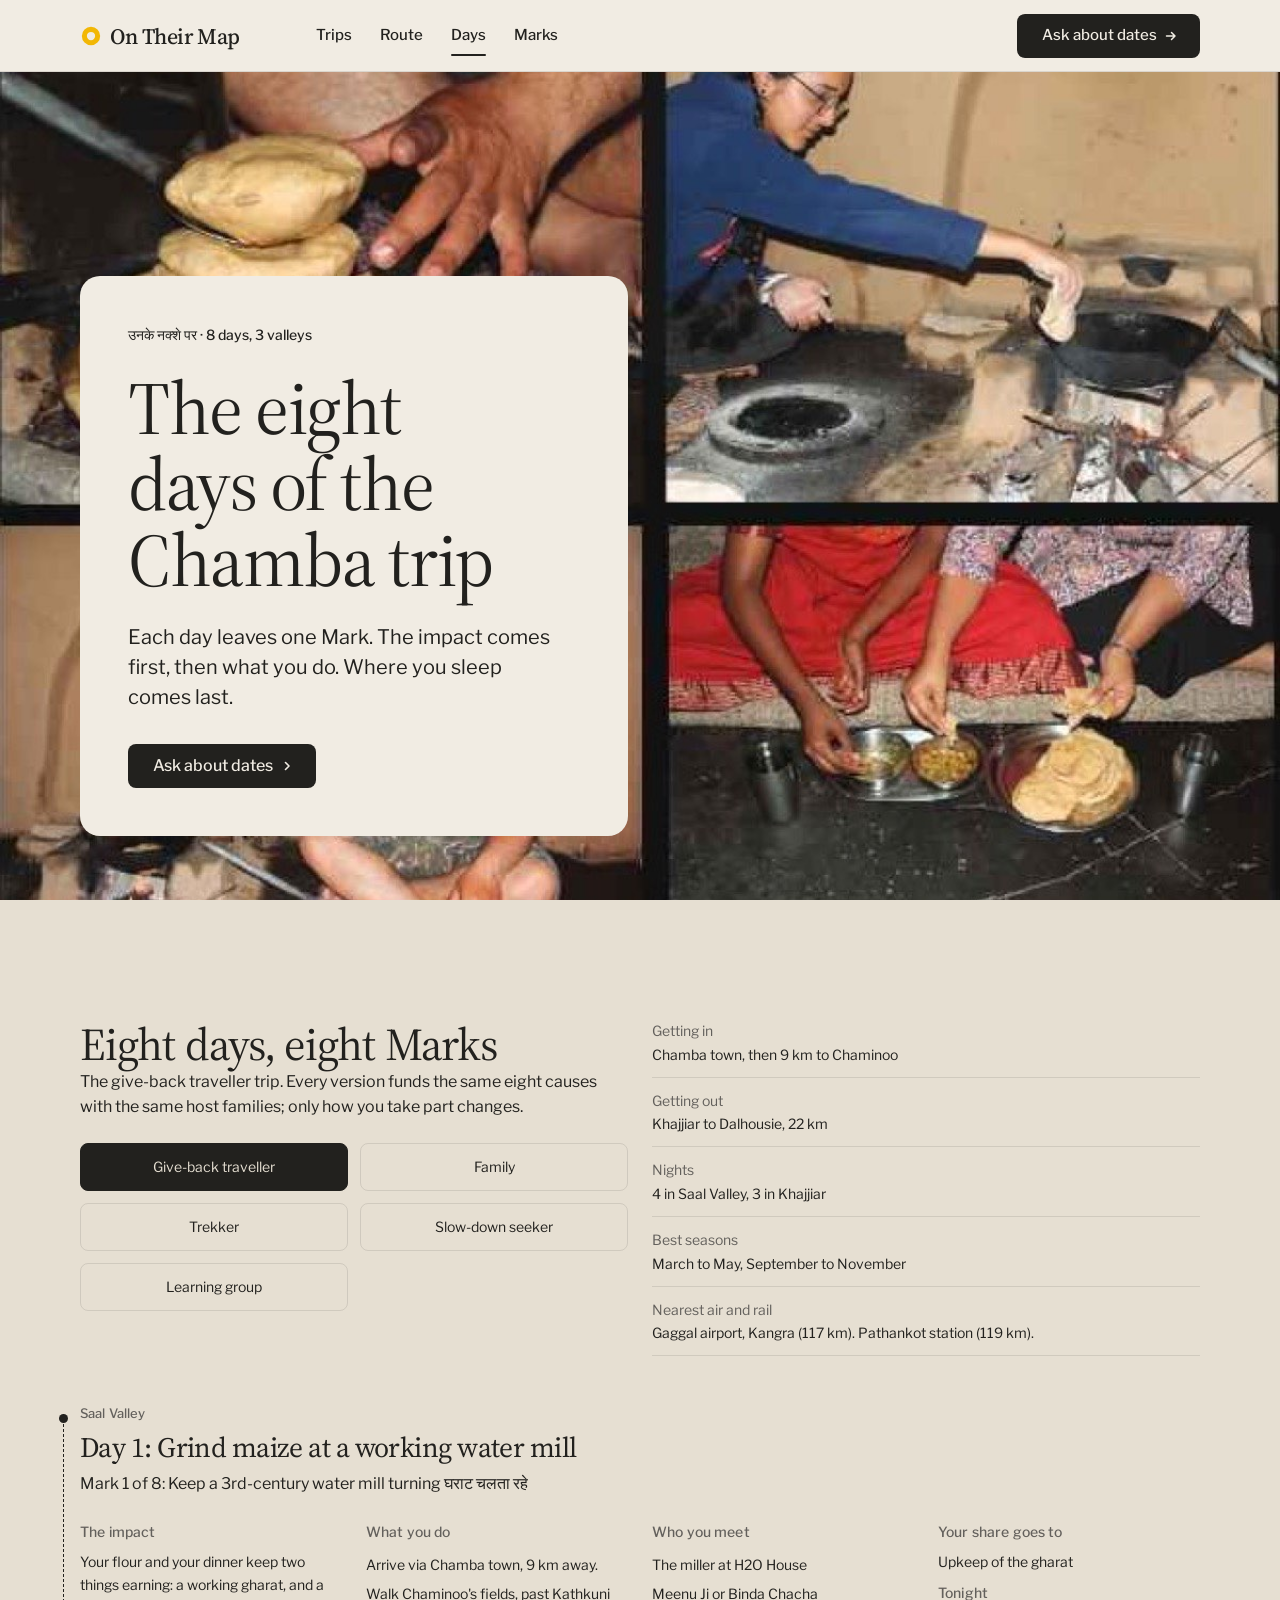
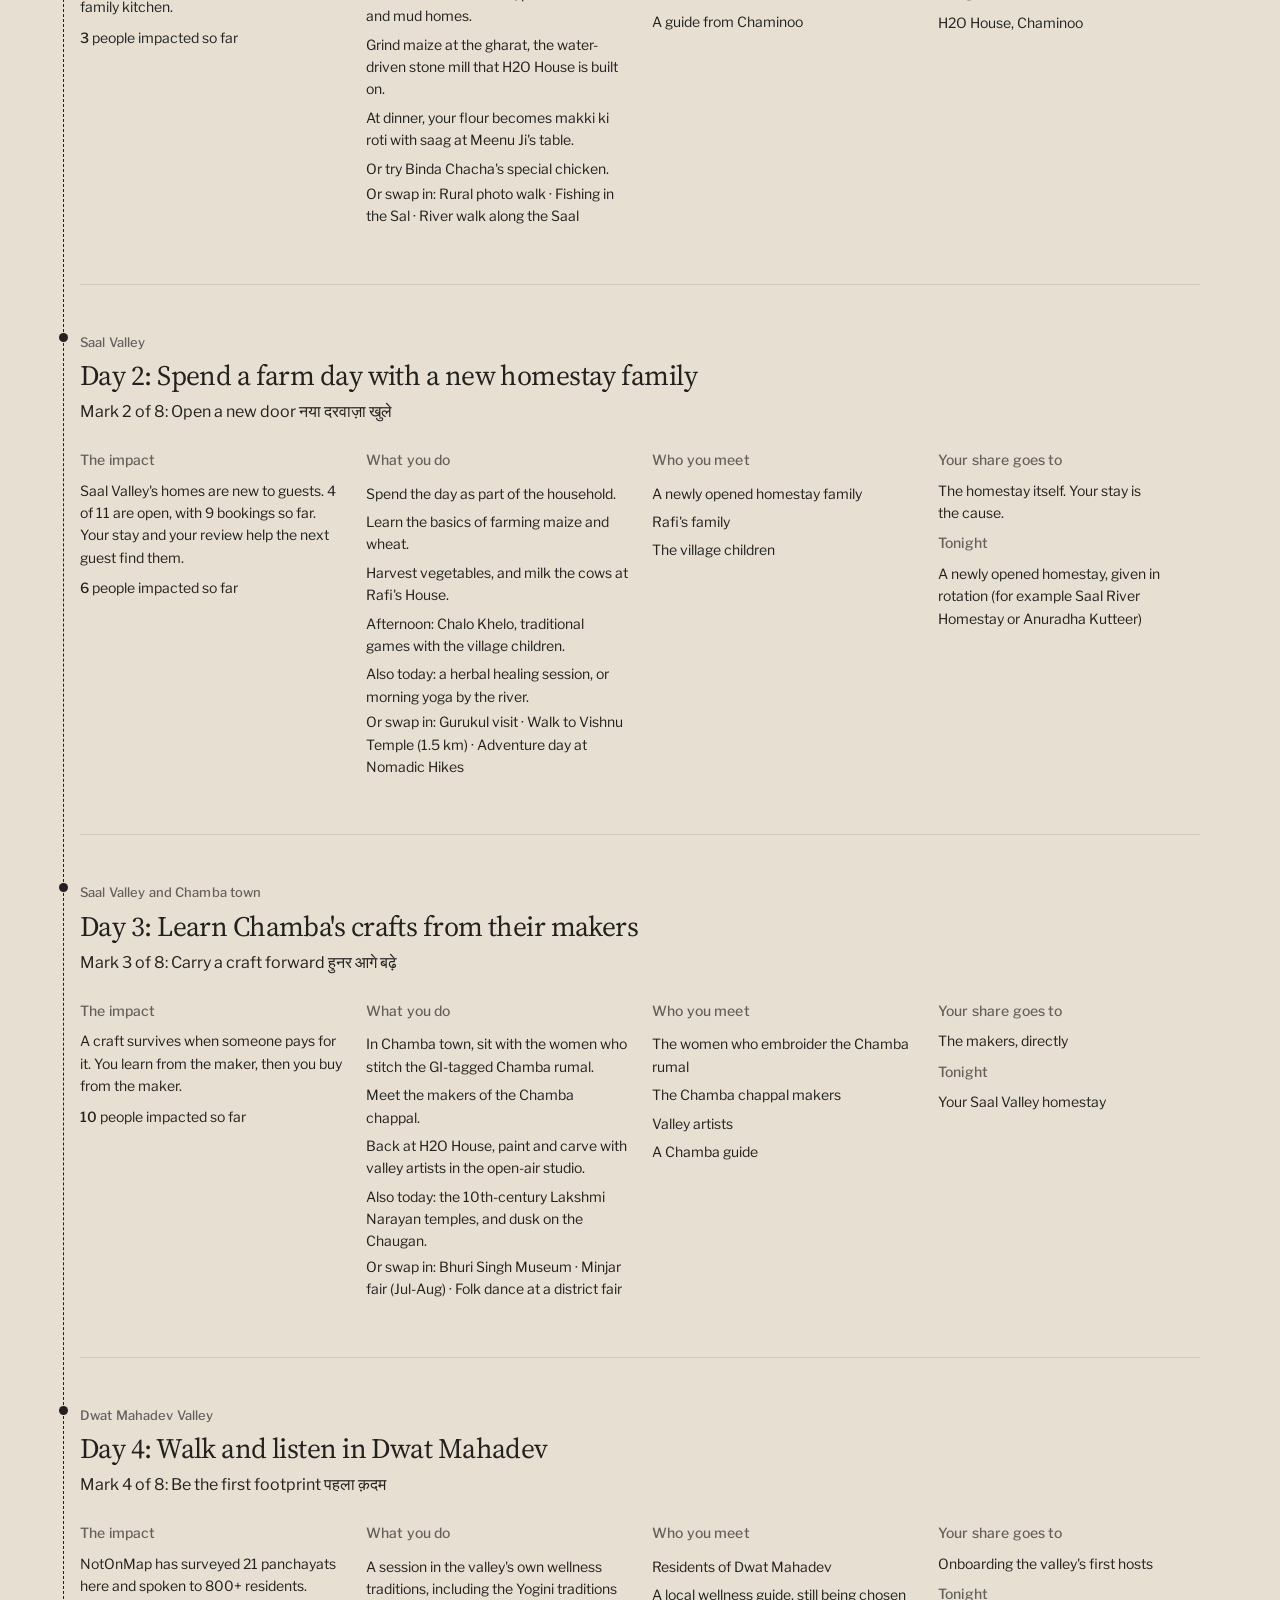
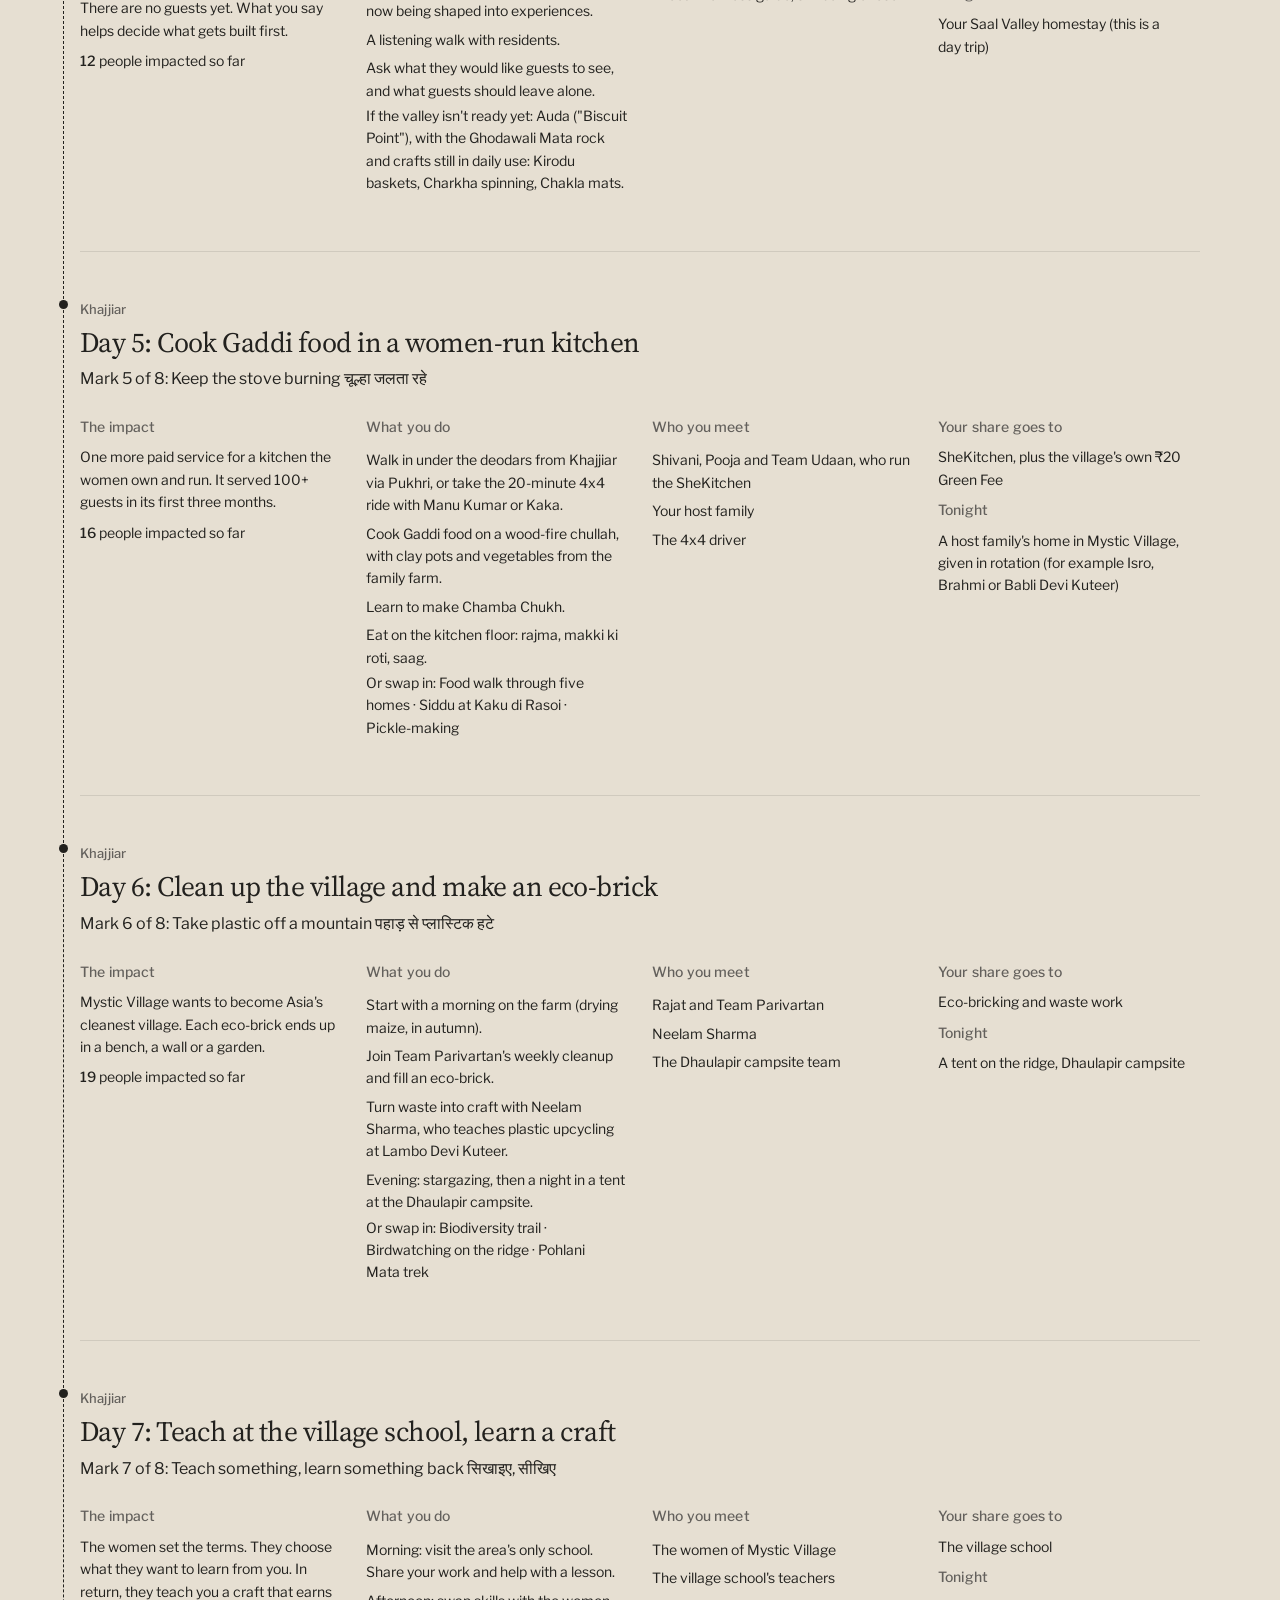
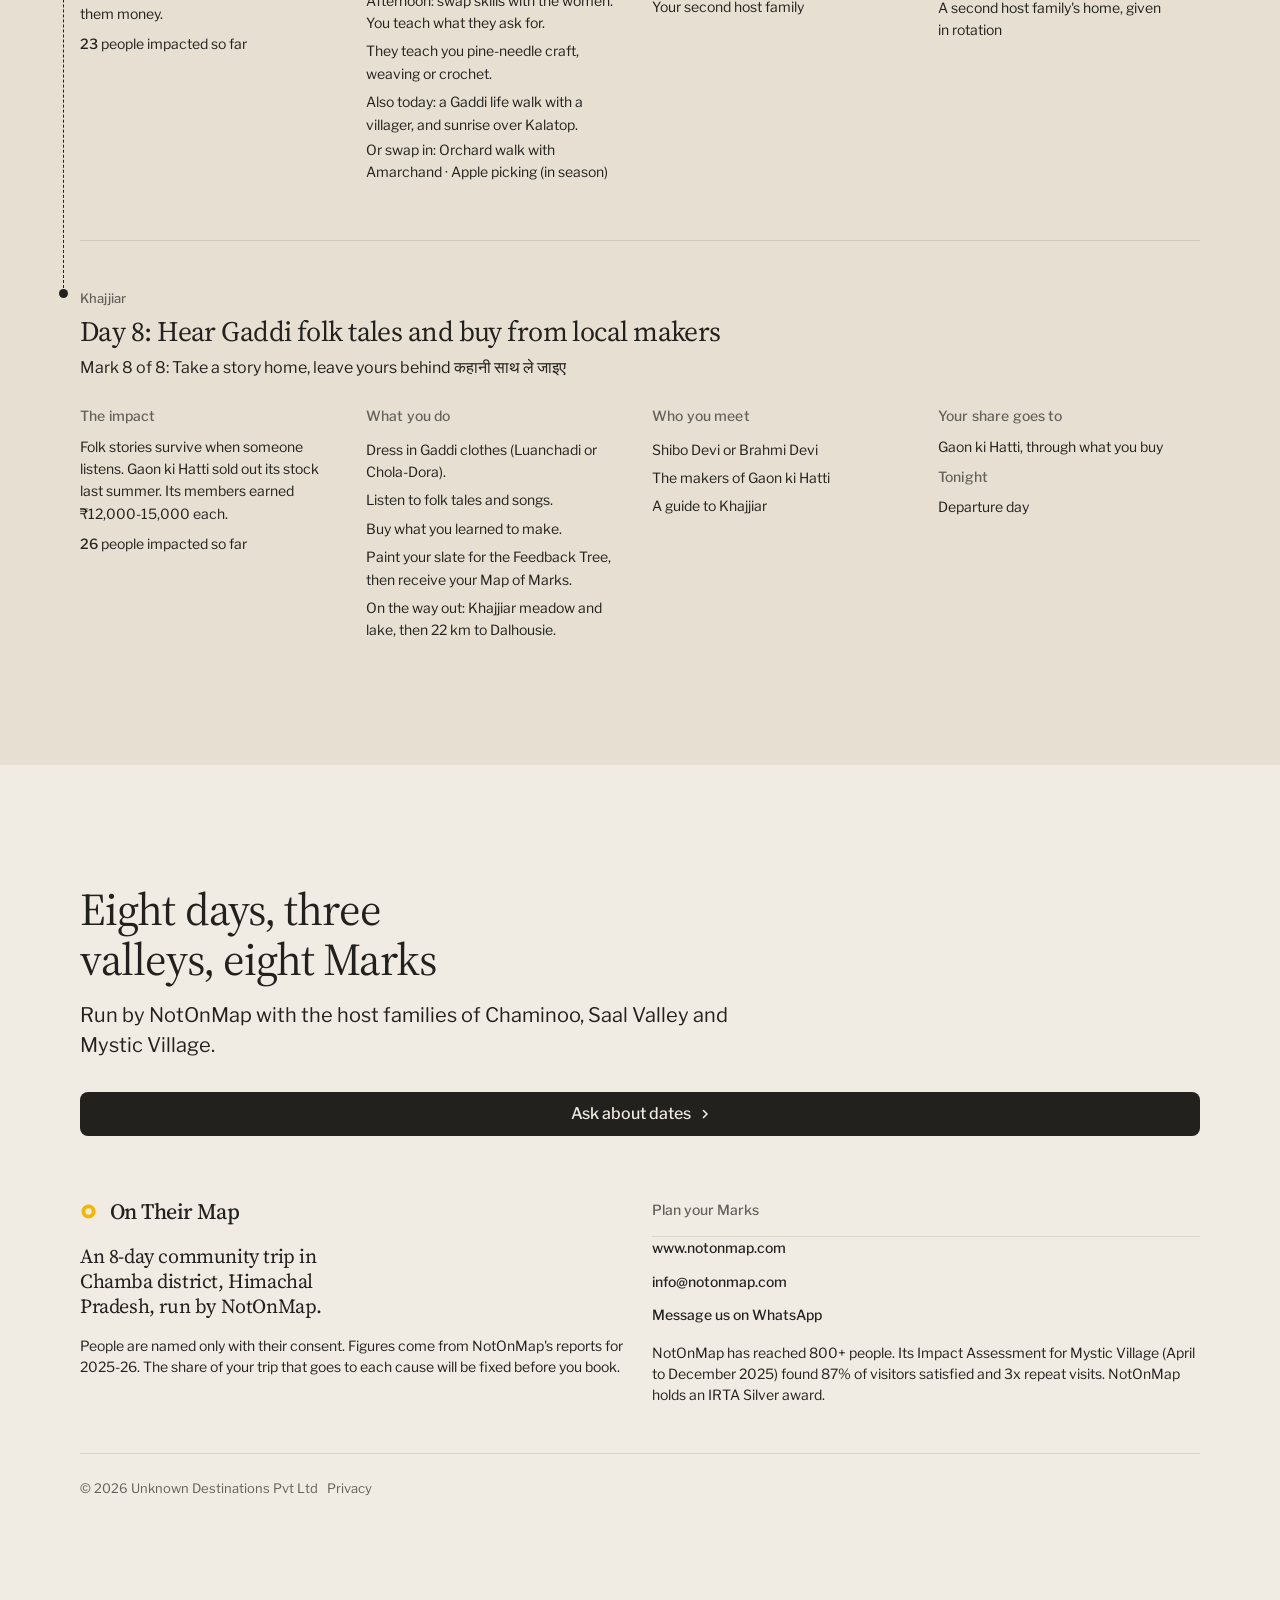
<file: days.html>
<!doctype html>
<html lang="en" data-type="service" data-radius="soft" data-buttons="arrow" data-motion>
<head>
<meta charset="utf-8">
<meta name="viewport" content="width=device-width, initial-scale=1, viewport-fit=cover">
<title>The eight days: On Their Map, day by day in Chamba</title>
<meta name="description" content="Every day of the 8-day trip in Chamba: the Mark it leaves, what you do, who you meet, where your share goes and where you sleep. Five versions of the same eight days.">
<meta property="og:type" content="website">
<meta property="og:title" content="The eight days: On Their Map, day by day in Chamba">
<meta property="og:description" content="Eight days, eight Marks, in whichever version of the trip fits you.">
<meta property="og:image" content="share.jpg">
<meta name="twitter:card" content="summary_large_image">
<link rel="icon" href="favicon.svg" type="image/svg+xml">
<meta name="theme-color" content="#f1ece3">
<meta name="site-kind" content="other">
<meta name="page-type" content="service">
<link rel="preconnect" href="https://fonts.googleapis.com">
<link rel="preconnect" href="https://fonts.gstatic.com" crossorigin>
<link href="https://fonts.googleapis.com/css2?family=Source+Serif+4:opsz,wght@8..60,400..600&family=Libre+Franklin:wght@400..600&display=swap" rel="stylesheet">
<link rel="stylesheet" href="assets/system.css">
<link rel="stylesheet" href="assets/ui/cards.css">
<link rel="stylesheet" href="assets/motion/motion.css">
<link rel="stylesheet" href="assets/layout/layout.css">
<link rel="stylesheet" href="assets/icons/icon.css">
<style>
:root {
  --p-bg: #f1ece3; --p-surface: #e6dfd2; --p-ink: #22211e; --p-muted: #63605c;
  --p-accent: #f2b705; --p-accent-ink: #111111; --p-action: #22211e; --p-action-ink: #f1ece3;
  --p-inv-bg: #22211e; --p-inv-surface: #2e2d29; --p-inv-ink: #f1ece3; --p-inv-muted: #9b9891;
  --p-inv-accent: #f2b705; --p-inv-accent-ink: #111111; --p-inv-action: #f2b705; --p-inv-action-ink: #111111;
  --font-display: "Source Serif 4", Georgia, serif;
  --font-text: "Libre Franklin", system-ui, sans-serif;
  --display-weight: 400;
  --display-tracking: -0.02em;
}
</style>
<script>document.documentElement.classList.add('m-enter');setTimeout(()=>document.documentElement.classList.add('m-enter-done'),700)</script>
<script>document.documentElement.classList.add('mo-js');setTimeout(()=>document.documentElement.classList.add('mo-safe'),2500)</script>
<link rel="modulepreload" href="assets/moments/moments.js">
<link rel="modulepreload" href="assets/moments/lib.js">
<link rel="modulepreload" href="assets/moments/picture-develops/moment.js">
<link rel="stylesheet" href="page.css">
</head>
<body>
<!-- The itinerary has a page of its own because it is eight days long: on the trip page it would
     push every section after it off the screen grid. The eight Marks and the five versions of the
     trip live in data/trip.json; js/trip.js draws whichever version the link asks for. -->

<header class="nav">
  <div class="wrap nav__bar">
    <a class="skip-link" href="#top">Skip to content</a>
    <a class="nav__logo" href="index.html"><span class="mark" data-mark="ring" aria-hidden="true"></span>On Their Map</a>
    <nav class="nav__links" aria-label="Main">
      <div class="nav__item"><a class="nav__link" href="index.html#trips">Trips</a></div>
      <div class="nav__item"><a class="nav__link" href="index.html#days">Route</a></div>
      <div class="nav__item"><a class="nav__link" href="#itinerary" aria-current="page">Days</a></div>
      <div class="nav__item"><a class="nav__link" href="index.html#marks">Marks</a></div>
    </nav>
    <div class="nav__actions">
      <a class="btn btn--primary" href="index.html#book">Ask about dates</a>
    </div>
    <button class="nav__toggle" type="button" aria-expanded="false" aria-label="Menu">
      <svg width="18" height="18" viewBox="0 0 18 18" aria-hidden="true"><path d="M2 5h14M2 13h14" stroke="currentColor" stroke-width="1.6" stroke-linecap="round"/></svg>
    </button>
  </div>
</header>

<main id="top">
  <section class="hero hero--photo" data-enter aria-labelledby="hero-h">
    <img class="hero__bg" src="assets/img/chullah-1200.jpg" srcset="assets/img/chullah-600.jpg 600w, assets/img/chullah-1200.jpg 1200w" sizes="(max-width: 639px) 220vw, 100vw" width="1200" height="891" alt="Cooking on a wood-fired chullah: dough pressed by hand, roti going onto the pan, a thali eaten on the kitchen floor" style="--ly-pos: 50% 50%" fetchpriority="high" data-source="client" data-subject="a Gaddi kitchen">
    <div class="wrap"><div class="hero-text">
      <div class="hero__text">
        <p class="hero-notice"><span lang="hi">उनके नक्शे पर</span> · 8 days, 3 valleys</p>
        <h1 id="hero-h">The eight days of the Chamba trip</h1>
        <p class="t-lead">Each day leaves one Mark. The impact comes first, then what you do. Where you sleep comes last.</p>
        <div class="btn-row">
          <a class="btn btn--primary" href="index.html#book">Ask about dates<svg class="m-arrow" viewBox="0 0 12 12" aria-hidden="true"><path class="m-arrow__stem" d="M1 6h8"/><path class="m-arrow__head" d="M4.5 2.5 8 6l-3.5 3.5"/></svg></a>
        </div>
      </div>
    </div></div>
  </section>

  <section class="section ground-surface" id="itinerary" aria-labelledby="itinerary-h">
    <div class="wrap">
      <div class="grid grid--top head-row">
        <div class="span-6">
          <h2 id="itinerary-h">Eight days, eight Marks</h2>
          <p data-trip-name></p>
          <nav class="switch switch--two" aria-label="Which trip" data-switch></nav>
        </div>
        <dl class="facts span-6 start-7" data-route-facts></dl>
      </div>
      <ol class="days" data-days></ol>
    </div>
  </section>
</main>

<footer class="footer closing" id="contact" aria-labelledby="close-h">
  <div class="wrap">
    <div class="closing__cta close--type">
      <div class="section-head">
        <h2 id="close-h">Eight days, three valleys, eight Marks</h2>
        <p>Run by NotOnMap with the host families of Chaminoo, Saal Valley and Mystic Village.</p>
      </div>
      <a class="btn btn--primary" href="index.html#book">Ask about dates<svg class="m-arrow" viewBox="0 0 12 12" aria-hidden="true"><path class="m-arrow__stem" d="M1 6h8"/><path class="m-arrow__head" d="M4.5 2.5 8 6l-3.5 3.5"/></svg></a>
    </div>
    <div class="closing__links">
      <div class="grid">
        <div class="span-6 stack-4">
          <a class="nav__logo" href="index.html"><span class="mark" data-mark="ring" aria-hidden="true"></span>On Their Map</a>
          <p class="footer__lede">An 8-day community trip in Chamba district, Himachal Pradesh, run by NotOnMap.</p>
          <p class="t-small" data-consent></p>
        </div>
        <div class="span-6 start-7 stack-4">
          <h3>Plan your Marks</h3>
          <ul class="footer__nav" data-contact></ul>
          <p class="t-small" data-trust></p>
        </div>
      </div>
      <div class="footer__legal">
        <span>&copy; 2026 Unknown Destinations Pvt Ltd &nbsp; <a href="privacy.html">Privacy</a></span>
      </div>
    </div>
  </div>
</footer>

<nav class="actionbar" aria-label="Quick actions">
  <a class="btn btn--primary" href="index.html#book">Ask about dates</a>
</nav>

<script type="module" src="js/trip.js"></script>
<script type="module" src="assets/system.js"></script>
<script type="module" src="assets/motion/motion.js"></script>
<script type="module" src="assets/layout/layout.js"></script>
</body>
</html>
</file>
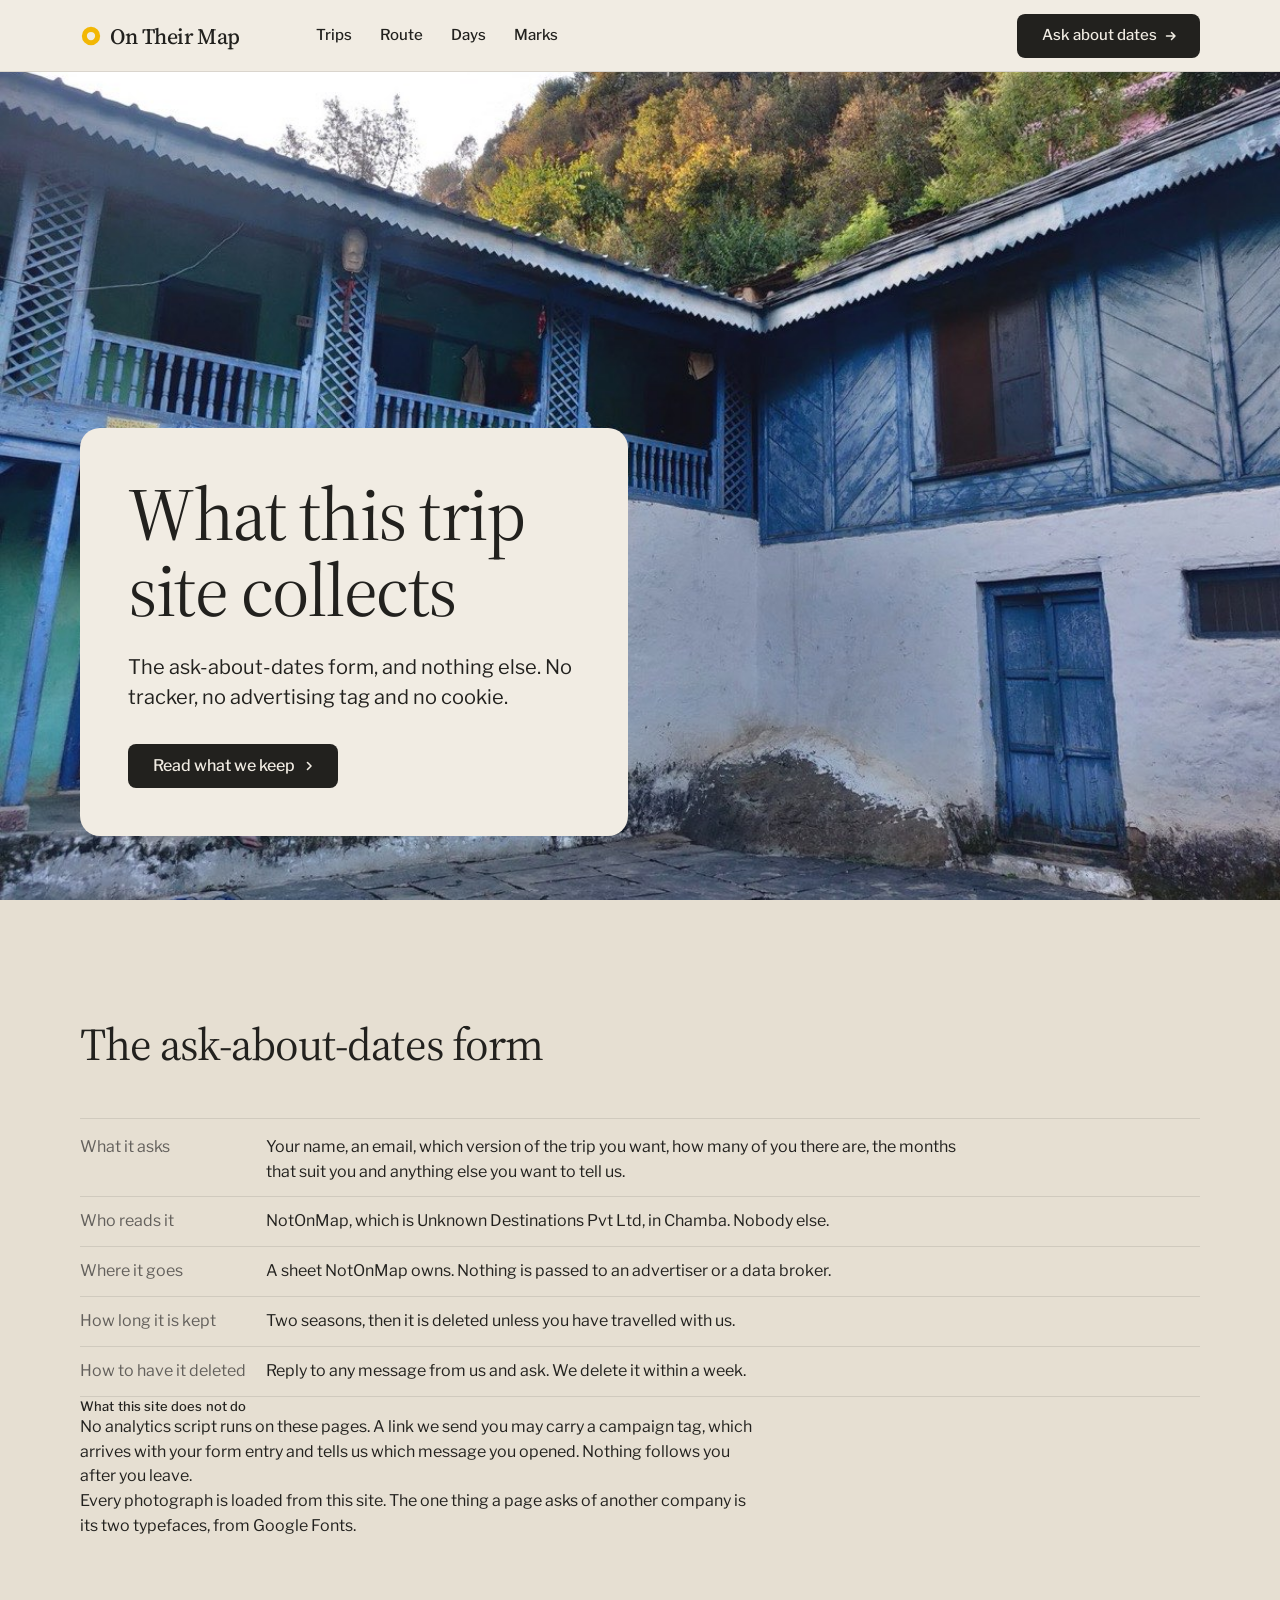
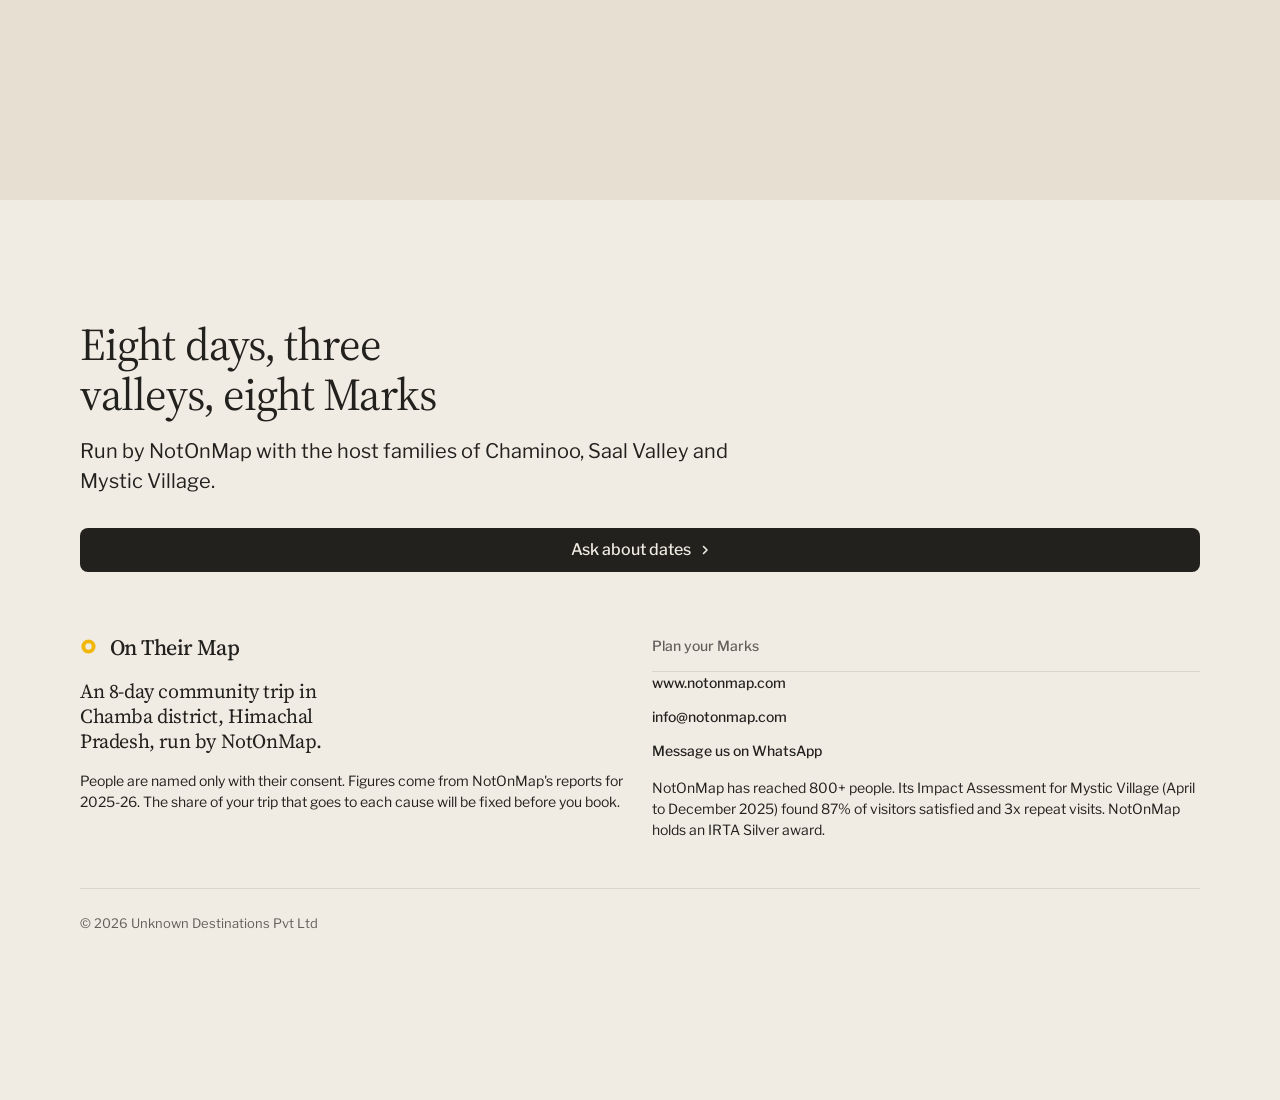
<file: privacy.html>
<!doctype html>
<html lang="en" data-type="service" data-radius="soft" data-buttons="arrow" data-motion>
<head>
<meta charset="utf-8">
<meta name="viewport" content="width=device-width, initial-scale=1, viewport-fit=cover">
<title>Privacy: what the On Their Map form collects</title>
<meta name="description" content="What the ask-about-dates form collects, who reads it, how long it is kept and how to have it deleted.">
<meta property="og:type" content="website">
<meta property="og:title" content="Privacy: what the On Their Map form collects">
<meta property="og:description" content="One form, read by NotOnMap only. No tracker, no advertising tag, no cookie.">
<meta property="og:image" content="share.jpg">
<meta name="twitter:card" content="summary_large_image">
<link rel="icon" href="favicon.svg" type="image/svg+xml">
<meta name="theme-color" content="#f1ece3">
<meta name="site-kind" content="other">
<meta name="page-type" content="service">
<link rel="preconnect" href="https://fonts.googleapis.com">
<link rel="preconnect" href="https://fonts.gstatic.com" crossorigin>
<link href="https://fonts.googleapis.com/css2?family=Source+Serif+4:opsz,wght@8..60,400..600&family=Libre+Franklin:wght@400..600&display=swap" rel="stylesheet">
<link rel="stylesheet" href="assets/system.css">
<link rel="stylesheet" href="assets/ui/cards.css">
<link rel="stylesheet" href="assets/motion/motion.css">
<link rel="stylesheet" href="assets/layout/layout.css">
<link rel="stylesheet" href="assets/icons/icon.css">
<style>
:root {
  --p-bg: #f1ece3; --p-surface: #e6dfd2; --p-ink: #22211e; --p-muted: #63605c;
  --p-accent: #f2b705; --p-accent-ink: #111111; --p-action: #22211e; --p-action-ink: #f1ece3;
  --p-inv-bg: #22211e; --p-inv-surface: #2e2d29; --p-inv-ink: #f1ece3; --p-inv-muted: #9b9891;
  --p-inv-accent: #f2b705; --p-inv-accent-ink: #111111; --p-inv-action: #f2b705; --p-inv-action-ink: #111111;
  --font-display: "Source Serif 4", Georgia, serif;
  --font-text: "Libre Franklin", system-ui, sans-serif;
  --display-weight: 400;
  --display-tracking: -0.02em;
}
</style>
<script>document.documentElement.classList.add('m-enter');setTimeout(()=>document.documentElement.classList.add('m-enter-done'),700)</script>
<link rel="stylesheet" href="page.css">
</head>
<body>
<header class="nav">
  <div class="wrap nav__bar">
    <a class="skip-link" href="#top">Skip to content</a>
    <a class="nav__logo" href="index.html"><span class="mark" data-mark="ring" aria-hidden="true"></span>On Their Map</a>
    <nav class="nav__links" aria-label="Main">
      <div class="nav__item"><a class="nav__link" href="index.html#trips">Trips</a></div>
      <div class="nav__item"><a class="nav__link" href="index.html#days">Route</a></div>
      <div class="nav__item"><a class="nav__link" href="days.html">Days</a></div>
      <div class="nav__item"><a class="nav__link" href="index.html#marks">Marks</a></div>
    </nav>
    <div class="nav__actions">
      <a class="btn btn--primary" href="index.html#book">Ask about dates</a>
    </div>
    <button class="nav__toggle" type="button" aria-expanded="false" aria-label="Menu">
      <svg width="18" height="18" viewBox="0 0 18 18" aria-hidden="true"><path d="M2 5h14M2 13h14" stroke="currentColor" stroke-width="1.6" stroke-linecap="round"/></svg>
    </button>
  </div>
</header>

<main id="top">
  <section class="hero hero--photo" data-enter aria-labelledby="hero-h">
    <img class="hero__bg" src="assets/img/chaminoo-1200.jpg" srcset="assets/img/chaminoo-600.jpg 600w, assets/img/chaminoo-1200.jpg 1200w" sizes="(max-width: 639px) 220vw, 100vw" width="1200" height="900" alt="A village courtyard house painted blue and green, maize drying in the yard" style="--ly-pos: 50% 60%" fetchpriority="high" data-source="client" data-subject="a village courtyard">
    <div class="wrap"><div class="hero-text">
      <div class="hero__text">
        <h1 id="hero-h">What this trip site collects</h1>
        <p class="t-lead">The ask-about-dates form, and nothing else. No tracker, no advertising tag and no cookie.</p>
        <div class="btn-row"><a class="btn btn--primary" href="#form-data">Read what we keep<svg class="m-arrow" viewBox="0 0 12 12" aria-hidden="true"><path class="m-arrow__stem" d="M1 6h8"/><path class="m-arrow__head" d="M4.5 2.5 8 6l-3.5 3.5"/></svg></a></div>
      </div>
    </div></div>
  </section>

  <section class="section ground-surface" id="form-data" aria-labelledby="form-data-h">
    <div class="wrap">
      <div class="section-head"><h2 id="form-data-h">The ask-about-dates form</h2></div>
      <dl class="answers">
        <div><dt>What it asks</dt><dd>Your name, an email, which version of the trip you want, how many of you there are, the months that suit you and anything else you want to tell us.</dd></div>
        <div><dt>Who reads it</dt><dd>NotOnMap, which is Unknown Destinations Pvt Ltd, in Chamba. Nobody else.</dd></div>
        <div><dt>Where it goes</dt><dd>A sheet NotOnMap owns. Nothing is passed to an advertiser or a data broker.</dd></div>
        <div><dt>How long it is kept</dt><dd>Two seasons, then it is deleted unless you have travelled with us.</dd></div>
        <div><dt>How to have it deleted</dt><dd>Reply to any message from us and ask. We delete it within a week.</dd></div>
      </dl>
      <div class="merged-block">
        <p class="t-label">What this site does not do</p>
        <p class="measure">No analytics script runs on these pages. A link we send you may carry a campaign tag, which arrives with your form entry and tells us which message you opened. Nothing follows you after you leave.</p>
        <p class="measure">Every photograph is loaded from this site. The one thing a page asks of another company is its two typefaces, from Google Fonts.</p>
      </div>
    </div>
  </section>
</main>

<footer class="footer closing" id="contact" aria-labelledby="close-h">
  <div class="wrap">
    <div class="closing__cta close--type">
      <div class="section-head">
        <h2 id="close-h">Eight days, three valleys, eight Marks</h2>
        <p>Run by NotOnMap with the host families of Chaminoo, Saal Valley and Mystic Village.</p>
      </div>
      <a class="btn btn--primary" href="index.html#book">Ask about dates<svg class="m-arrow" viewBox="0 0 12 12" aria-hidden="true"><path class="m-arrow__stem" d="M1 6h8"/><path class="m-arrow__head" d="M4.5 2.5 8 6l-3.5 3.5"/></svg></a>
    </div>
    <div class="closing__links">
      <div class="grid">
        <div class="span-6 stack-4">
          <a class="nav__logo" href="index.html"><span class="mark" data-mark="ring" aria-hidden="true"></span>On Their Map</a>
          <p class="footer__lede">An 8-day community trip in Chamba district, Himachal Pradesh, run by NotOnMap.</p>
          <p class="t-small" data-consent></p>
        </div>
        <div class="span-6 start-7 stack-4">
          <h3>Plan your Marks</h3>
          <ul class="footer__nav" data-contact></ul>
          <p class="t-small" data-trust></p>
        </div>
      </div>
      <div class="footer__legal">
        <span>&copy; 2026 Unknown Destinations Pvt Ltd</span>
      </div>
    </div>
  </div>
</footer>

<nav class="actionbar" aria-label="Quick actions">
  <a class="btn btn--primary" href="index.html#book">Ask about dates</a>
</nav>

<script type="module" src="js/trip.js"></script>
<script type="module" src="assets/system.js"></script>
<script type="module" src="assets/motion/motion.js"></script>
<script type="module" src="assets/layout/layout.js"></script>
</body>
</html>
</file>
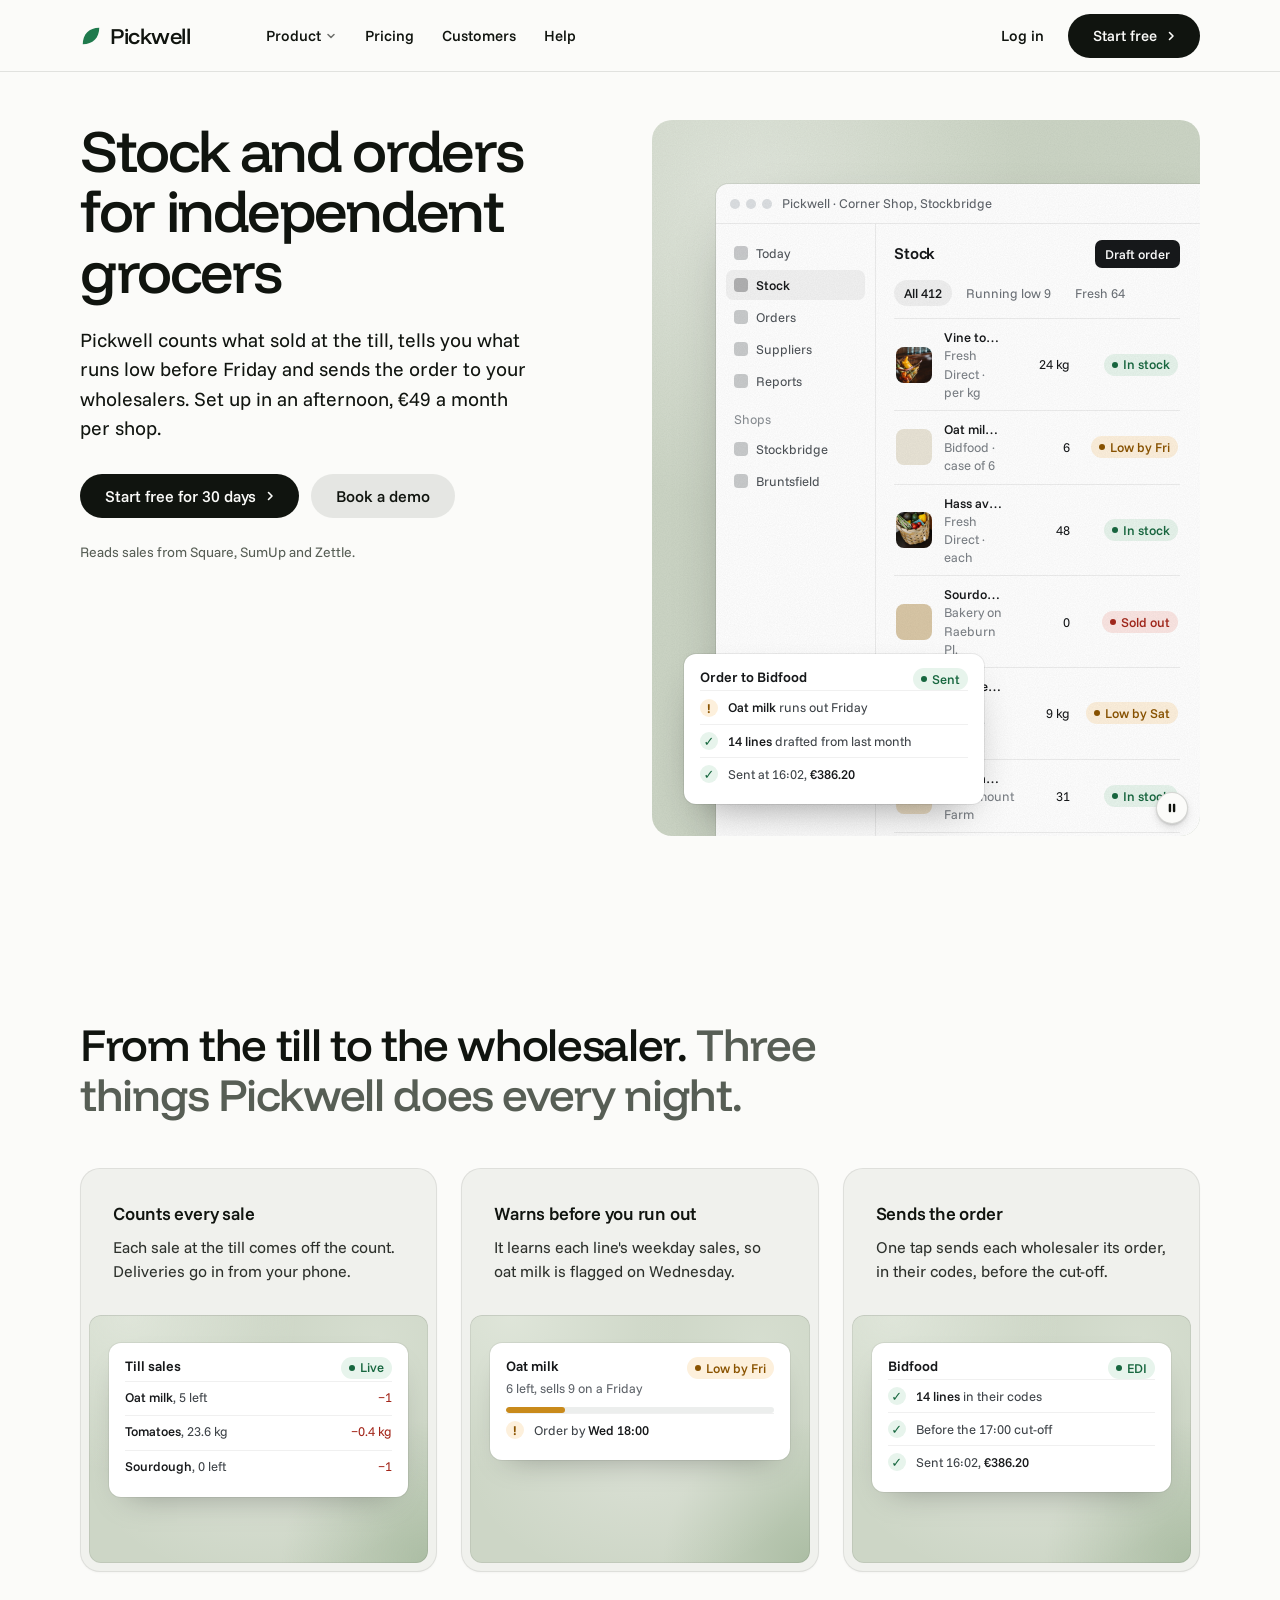
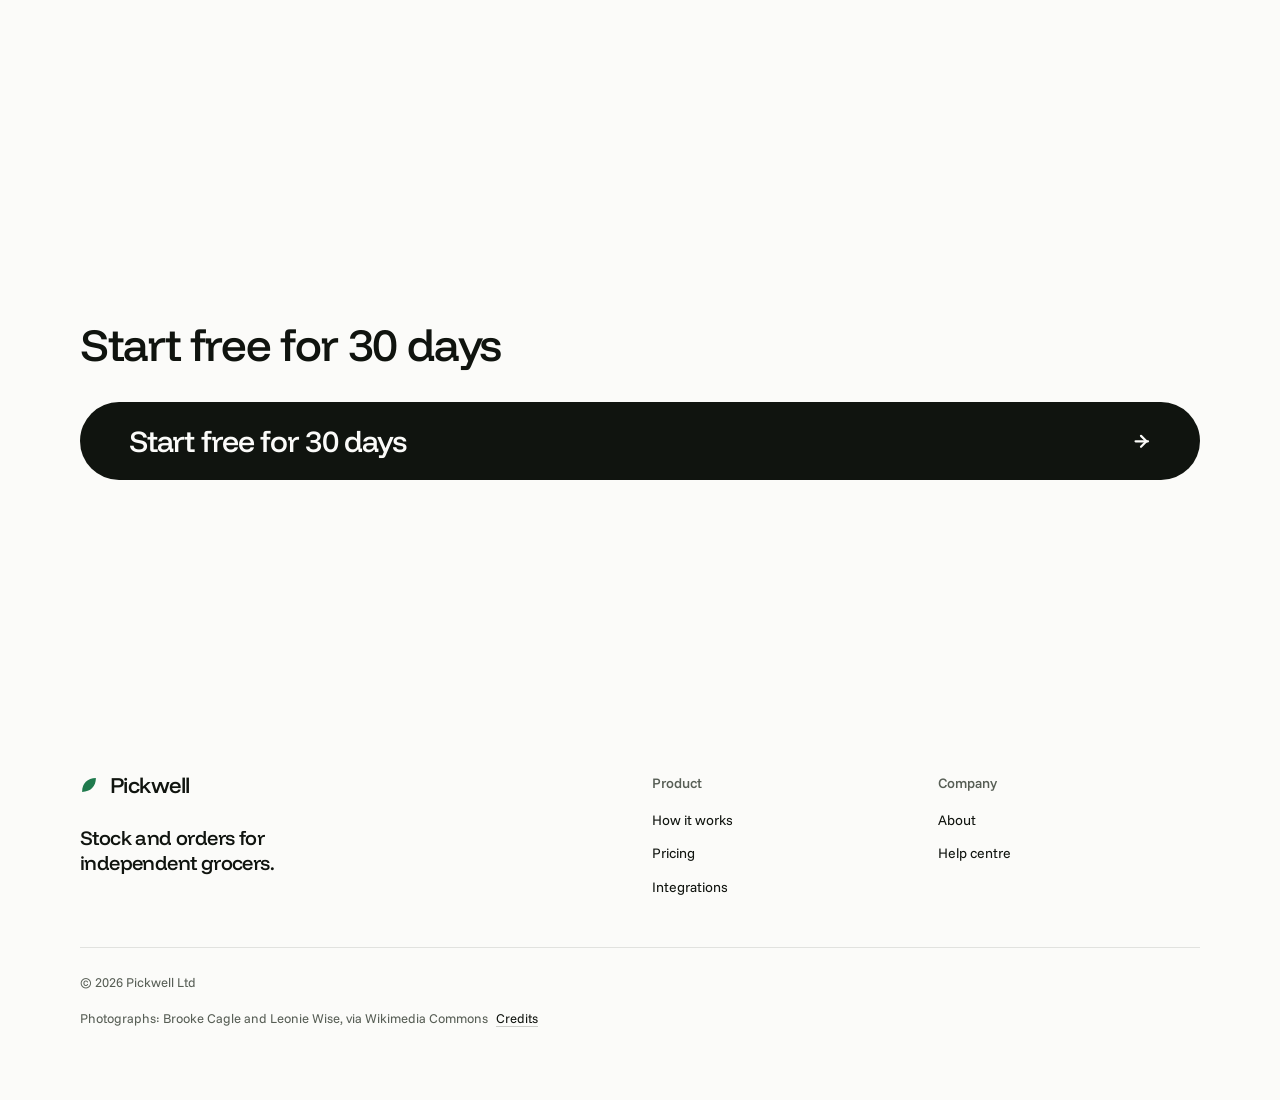
<file: assets/layout/hero-collage.html>
<!doctype html>
<!-- layout v4 demo: hero-collage (references/layout-v4.md, heroes.json "collage"). type: software. fonts: funnel. -->
<html lang="en" data-type="software" data-radius="soft" data-ground="sage" data-buttons="pill">
<head>
<meta charset="utf-8">
<meta name="viewport" content="width=device-width, initial-scale=1">
<meta name="site-kind" content="software">
<title>Pickwell: stock and orders for independent grocers</title>
<meta name="description" content="Pickwell counts what sold at the till, warns you what runs low and sends the order to your wholesalers. €49 a month per shop.">
<link rel="preconnect" href="https://fonts.googleapis.com"><link rel="preconnect" href="https://fonts.gstatic.com" crossorigin>
<link href="https://fonts.googleapis.com/css2?family=Funnel+Display:wght@300..800&family=Funnel+Sans:wght@300..800&display=swap" rel="stylesheet">
<link rel="stylesheet" href="../system.css">
<link rel="stylesheet" href="../ui/cards.css">
<link rel="stylesheet" href="layout.css">
<link rel="stylesheet" href="demo.css">
<style>
:root {
  --p-bg: #fbfbf9; --p-surface: #f0f1ed; --p-ink: #10140f; --p-muted: #575e55;
  --p-accent: #1f7a4d; --p-accent-ink: #ffffff; --p-action: #10140f; --p-action-ink: #fbfbf9;
  --p-inv-bg: #10140f; --p-inv-surface: #1a1f19; --p-inv-ink: #f3f5f1; --p-inv-muted: #a5ada2;
  --p-inv-accent: #6fcf9a; --p-inv-accent-ink: #10140f; --p-inv-action: #f3f5f1; --p-inv-action-ink: #10140f;
  --font-display: "Funnel Display", system-ui, sans-serif; --font-text: "Funnel Sans", system-ui, sans-serif;
  --display-weight: 500; --display-tracking: -0.03em; --display-tracking-xl: -0.04em; --ly-scale: .98;
}
/* the lit ground of the art: the page's sage with one soft light and a fine grain */
.hero__art { background:
    radial-gradient(70% 60% at 18% 12%, color-mix(in oklab, var(--ground-surface) 80%, white), transparent 70%),
    radial-gradient(60% 50% at 90% 100%, color-mix(in oklab, var(--ground-bg) 80%, var(--ground-accent)), transparent 70%),
    var(--ground-bg); }
.hero__art::after { content: ""; position: absolute; inset: 0; pointer-events: none; opacity: .22; mix-blend-mode: multiply;
  background-image: url("data:image/svg+xml,%3Csvg xmlns='http://www.w3.org/2000/svg' width='160' height='160'%3E%3Cfilter id='n'%3E%3CfeTurbulence type='fractalNoise' baseFrequency='.9' numOctaves='2' stitchTiles='stitch'/%3E%3CfeColorMatrix values='0 0 0 0 .3 0 0 0 0 .3 0 0 0 0 .3 0 0 0 .55 0'/%3E%3C/filter%3E%3Crect width='100%25' height='100%25' filter='url(%23n)'/%3E%3C/svg%3E"); }
.hero__art > .ly-piece--note { left: var(--s-6); bottom: var(--s-6); width: 300px; z-index: 2; }
.d-note__line { display: flex; align-items: center; gap: 10px; padding: 7px 0; font-size: 13px; color: #3d4247; border-top: 1px solid rgb(0 0 0 / .06); }
.d-note__line:first-of-type { border-top: 0; }
.d-note__line i { width: 18px; height: 18px; border-radius: 50%; flex: none; display: grid; place-items: center; background: #e7f4ec; color: #17673f; font-style: normal; font-size: 13px; font-weight: 700; }
.d-note__line i.warn { background: #fdf0dc; color: #8a5300; }
.d-note__line b { font-weight: 500; color: #16181a; }
.hero__proof { font-size: var(--t-small); color: var(--muted); }
/* the window's rows without their time column; its content keeps --ly-cut-room clear at the right, so the frame cuts empty margin, not the chips */
.ly-piece--main .d-row { grid-template-columns: 36px minmax(0, 1fr) 56px 96px; }
.ly-piece--main .d-main { padding-right: var(--ly-cut-room); }
@media (max-width: 639px) { .ly-piece--main .d-row { grid-template-columns: 36px minmax(0, 1fr) 96px; } }
/* the second section: three cards, each with an inset panel on the hero's lit sage ground */
.open-cards .panel { --p-h: 248px; background:
    radial-gradient(80% 70% at 20% 0%, color-mix(in oklab, var(--ground-surface) 80%, white), transparent 70%),
    var(--ground-bg); }
.open-cards .d-card { box-shadow: 0 0 0 1px rgb(0 0 0 / .06), 0 14px 32px -18px rgb(0 0 0 / .35); }
.open-cards .d-note__line:first-of-type { border-top: 1px solid rgb(0 0 0 / .06); }
.open-cards .stage > .at-rise { --ax: 20px; --ay: 28px; --fit-max: 300px; }
.d-receipt { display: grid; gap: 2px; font: 400 13px/1.35 var(--font-text); }
.d-receipt .ln { display: grid; grid-template-columns: minmax(0, 1fr) auto; gap: 12px; padding: 7px 0; border-top: 1px solid rgb(0 0 0 / .06); color: #3d4247; }
.d-receipt .ln b { font-weight: 500; color: #16181a; } .d-receipt .ln em { font-style: normal; color: #a3271b; } .d-receipt .ln span:last-child { color: #7b8086; text-align: right; }
@media (max-width: 1023px) { .hero__art > .ly-piece--note { left: var(--s-4); bottom: var(--s-4); width: 270px; } }
/* three cards across from 1024 (their fragments are made to fit a 220px panel, so the kit's 1024-1279
   two-up rule for span-4 panels is not needed: these cards carry no span class); text beside the panel
   from 640 to 1023; stacked with a 148px panel on a phone: the section stays one screen (1.3 at most) */
.open-cards > .card { grid-column: 1 / -1; }
@media (min-width: 1024px) { .open-cards > .card { grid-column: auto / span 4; } }
@media (min-width: 640px) and (max-width: 1023px) {
  .open-cards > .card { display: grid; grid-template-columns: minmax(0, 5fr) minmax(0, 7fr); grid-auto-rows: min-content; column-gap: var(--s-6); align-content: start; }
  .open-cards > .card > :not(.panel) { grid-column: 1; }
  .open-cards > .card > .panel { grid-column: 2; grid-row: 1 / span 4; --p-h: 208px; margin: calc(var(--c-gap) - var(--c-pad)) calc(var(--c-gap) - var(--c-pad)) calc(var(--c-gap) - var(--c-pad)) 0; border-radius: calc(var(--c-r) - var(--c-gap)); }
}
@media (max-width: 639px) { .open-cards .panel { --p-h: 148px; } .stage > .at-rise { --ay-sm: 20px; } .open-cards > .card > .panel { margin-top: var(--s-5); } }
/* a phone's 148px panel holds the receipt's first two sales */
@media (max-width: 639px) { .d-receipt .ln:nth-of-type(n+4) { display: none; } }
</style>
</head>
<body>
<header class="nav">
  <div class="wrap nav__bar">
    <a class="nav__logo" href="#top"><span class="mark" data-mark="leaf" aria-hidden="true"></span>Pickwell</a>
    <nav class="nav__links" aria-label="Main">
      <div class="nav__item">
        <a class="nav__link" href="#how">Product <svg class="chev" viewBox="0 0 12 12" aria-hidden="true"><path d="M3 4.5l3 3 3-3" fill="none" stroke="currentColor" stroke-width="1.5" stroke-linecap="round" stroke-linejoin="round"/></svg></a>
        <div class="nav__menu">
          <div class="wrap grid">
            <div class="menu-col span-3"><p class="t-label">Stock</p><a href="#how">Counts from the till<span>Square, SumUp, Zettle</span></a><a href="#how">Fresh and dates<span>Use-by alerts each morning</span></a></div>
            <div class="menu-col span-3"><p class="t-label">Orders</p><a href="#how">Suggested orders<span>From last month's sales</span></a><a href="#how">Wholesalers<span>Sent by email or EDI</span></a></div>
          </div>
        </div>
      </div>
      <div class="nav__item"><a class="nav__link" href="#how">Pricing</a></div>
      <div class="nav__item"><a class="nav__link" href="#how">Customers</a></div>
      <div class="nav__item"><a class="nav__link" href="#how">Help</a></div>
    </nav>
    <div class="nav__actions">
      <a class="nav__link" href="#how">Log in</a>
      <a class="btn btn--primary" href="#how">Start free</a>
    </div>
    <button class="nav__toggle" type="button" aria-expanded="false" aria-label="Menu"><svg width="18" height="18" viewBox="0 0 18 18" aria-hidden="true"><path d="M2 5h14M2 13h14" stroke="currentColor" stroke-width="1.6" stroke-linecap="round"/></svg></button>
  </div>
</header>

<main id="top">
  <section class="hero hero--collage" data-enter aria-labelledby="hero-h">
    <div class="wrap"><div class="hero-text grid hero__grid">
      <div class="hero__text span-5">
        <h1 id="hero-h">Stock and orders for independent grocers</h1>
        <p class="hero__lead">Pickwell counts what sold at the till, tells you what runs low before Friday and sends the order to your wholesalers. Set up in an afternoon, €49 a month per shop.</p>
        <div class="btn-row"><a class="btn btn--primary" href="#how">Start free for 30 days</a><a class="btn btn--secondary" href="#how">Book a demo</a></div>
        <p class="hero__proof">Reads sales from Square, SumUp and Zettle.</p>
      </div>
      <div class="hero__art span-6 start-7" role="img" aria-label="Pickwell's stock list with oat milk running low, and an order sent to a wholesaler">
        <div class="ly-piece ly-piece--main d-win" aria-hidden="true">
          <div class="d-win__bar"><span class="d-win__dots"><i></i><i></i><i></i></span><span>Pickwell · Corner Shop, Stockbridge</span></div>
          <div class="d-win__body">
            <div class="d-side">
              <span><i></i>Today</span><span class="is-on"><i></i>Stock</span><span><i></i>Orders</span><span><i></i>Suppliers</span><span><i></i>Reports</span>
              <span class="d-side__label">Shops</span><span><i></i>Stockbridge</span><span><i></i>Bruntsfield</span>
            </div>
            <div class="d-main">
              <div class="d-main__head"><h4>Stock</h4><span class="d-btn">Draft order</span></div>
              <div class="d-tabs"><span class="is-on">All 412</span><span>Running low 9</span><span>Fresh 64</span></div>
              <div class="d-rows">
                <div class="d-row"><img src="img/photo-m61660576.jpg" alt="" style="object-position: 72% 64%"><div><b>Vine tomatoes</b><small>Fresh Direct · per kg</small></div><span class="num">24 kg</span><span class="d-chip">In stock</span></div>
                <div class="d-row"><span class="d-thumb" style="background:#e9e4d6"></span><div><b>Oat milk, 1 litre</b><small>Bidfood · case of 6</small></div><span class="num">6</span><span class="d-chip d-chip--low">Low by Fri</span></div>
                <div class="d-row"><img src="img/photo-m61757972.jpg" alt="" style="object-position: 62% 30%"><div><b>Hass avocados</b><small>Fresh Direct · each</small></div><span class="num">48</span><span class="d-chip">In stock</span></div>
                <div class="d-row"><span class="d-thumb" style="background:#d9c7a6"></span><div><b>Sourdough, large</b><small>Bakery on Raeburn Pl.</small></div><span class="num">0</span><span class="d-chip d-chip--out">Sold out</span></div>
                <div class="d-row"><img src="img/photo-m61660576.jpg" alt="" style="object-position: 20% 60%"><div><b>Courgettes</b><small>Fresh Direct · per kg</small></div><span class="num">9 kg</span><span class="d-chip d-chip--low">Low by Sat</span></div>
                <div class="d-row"><span class="d-thumb" style="background:#f0e2c8"></span><div><b>Free-range eggs, 6</b><small>Blackmount Farm</small></div><span class="num">31</span><span class="d-chip">In stock</span></div>
              </div>
            </div>
          </div>
        </div>
        <div class="ly-piece ly-piece--note d-card" aria-hidden="true" data-ly-steps="700">
          <div class="d-card__row"><h5>Order to Bidfood</h5><span class="d-chip" data-step data-step-at="4">Sent</span></div>
          <div class="d-note__line" data-step><i class="warn">!</i><span><b>Oat milk</b> runs out Friday</span></div>
          <div class="d-note__line" data-step><i>✓</i><span><b>14 lines</b> drafted from last month</span></div>
          <div class="d-note__line" data-step><i>✓</i><span>Sent at 16:02, <b>€386.20</b></span></div>
        </div>
      </div>
    </div></div>
  </section>

  <section class="section" id="how" aria-labelledby="how-h">
    <div class="wrap">
      <div class="section-head">
        <h2 id="how-h">From the till to the wholesaler. <span class="muted">Three things Pickwell does every night.</span></h2>
      </div>
      <div class="grid open-cards">
        <article class="card card--row">
          <h3>Counts every sale</h3>
          <p>Each sale at the till comes off the count. Deliveries go in from your phone.</p>
          <div class="panel panel--inset" role="img" aria-label="Three till sales taken off Pickwell's shelf count">
            <div class="stage"><div class="at-rise fit"><div class="d-card d-receipt" aria-hidden="true">
              <div class="d-card__row"><h5>Till sales</h5><span class="d-chip">Live</span></div>
              <div class="ln"><span><b>Oat milk</b>, 5 left</span><em>−1</em></div>
              <div class="ln"><span><b>Tomatoes</b>, 23.6 kg</span><em>−0.4 kg</em></div>
              <div class="ln"><span><b>Sourdough</b>, 0 left</span><em>−1</em></div>
            </div></div></div>
          </div>
        </article>
        <article class="card card--row">
          <h3>Warns before you run out</h3>
          <p>It learns each line's weekday sales, so oat milk is flagged on Wednesday.</p>
          <div class="panel panel--inset" role="img" aria-label="Oat milk flagged on Wednesday: six left, it sells nine on a Friday">
            <div class="stage"><div class="at-rise fit"><div class="d-card" aria-hidden="true">
              <div class="d-card__row"><h5>Oat milk</h5><span class="d-chip d-chip--low">Low by Fri</span></div>
              <p>6 left, sells 9 on a Friday</p>
              <div class="d-bar" style="--v: 22%; --d-accent: #c98a1b"><i></i></div>
              <div class="d-note__line"><i class="warn">!</i><span>Order by <b>Wed 18:00</b></span></div>
            </div></div></div>
          </div>
        </article>
        <article class="card card--row">
          <h3>Sends the order</h3>
          <p>One tap sends each wholesaler its order, in their codes, before the cut-off.</p>
          <div class="panel panel--inset" role="img" aria-label="An order of 14 lines sent to Bidfood at 16:02">
            <div class="stage"><div class="at-rise fit"><div class="d-card" aria-hidden="true">
              <div class="d-card__row"><h5>Bidfood</h5><span class="d-chip">EDI</span></div>
              <div class="d-note__line"><i>✓</i><span><b>14 lines</b> in their codes</span></div>
              <div class="d-note__line"><i>✓</i><span>Before the 17:00 cut-off</span></div>
              <div class="d-note__line"><i>✓</i><span>Sent 16:02, <b>€386.20</b></span></div>
            </div></div></div>
          </div>
        </article>
      </div>
    </div>
  </section>
</main>

<footer class="footer closing" aria-labelledby="close-h">
  <div class="wrap">
    <div class="closing__cta close--type">
      <div class="section-head"><h2 id="close-h">Start free for 30 days</h2></div>
      <a class="btn btn--primary btn--xl btn--wide" href="#how">Start free for 30 days<svg class="m-arrow" viewBox="0 0 12 12" aria-hidden="true"><path class="m-arrow__stem" d="M1 6h8"/><path class="m-arrow__head" d="M4.5 2.5 8 6l-3.5 3.5"/></svg></a>
    </div>
    <div class="closing__links">
      <div class="grid">
        <div class="span-6 stack-5">
          <a class="nav__logo" href="#top"><span class="mark" data-mark="leaf" aria-hidden="true"></span>Pickwell</a>
          <p class="footer__lede">Stock and orders for independent grocers.</p>
        </div>
        <div class="span-3 start-7 footer__col"><h4>Product</h4><ul><li><a href="#how">How it works</a></li><li><a href="#how">Pricing</a></li><li><a href="#how">Integrations</a></li></ul></div>
        <div class="span-3 footer__col"><h4>Company</h4><ul><li><a href="#how">About</a></li><li><a href="#how">Help centre</a></li></ul></div>
      </div>
      <div class="footer__legal">
        <span>&copy; 2026 Pickwell Ltd</span>
        <details class="credits"><summary>Photographs: Brooke Cagle and Leonie Wise, via Wikimedia Commons</summary><p>Vegetables in a copper basket by Brooke Cagle (CC0); groceries in a woven basket by Leonie Wise (CC0); both via Wikimedia Commons.</p></details>
      </div>
    </div>
  </div>
</footer>
<script type="module" src="../system.js"></script>
<script type="module" src="layout.js"></script>
</body>
</html>
</file>
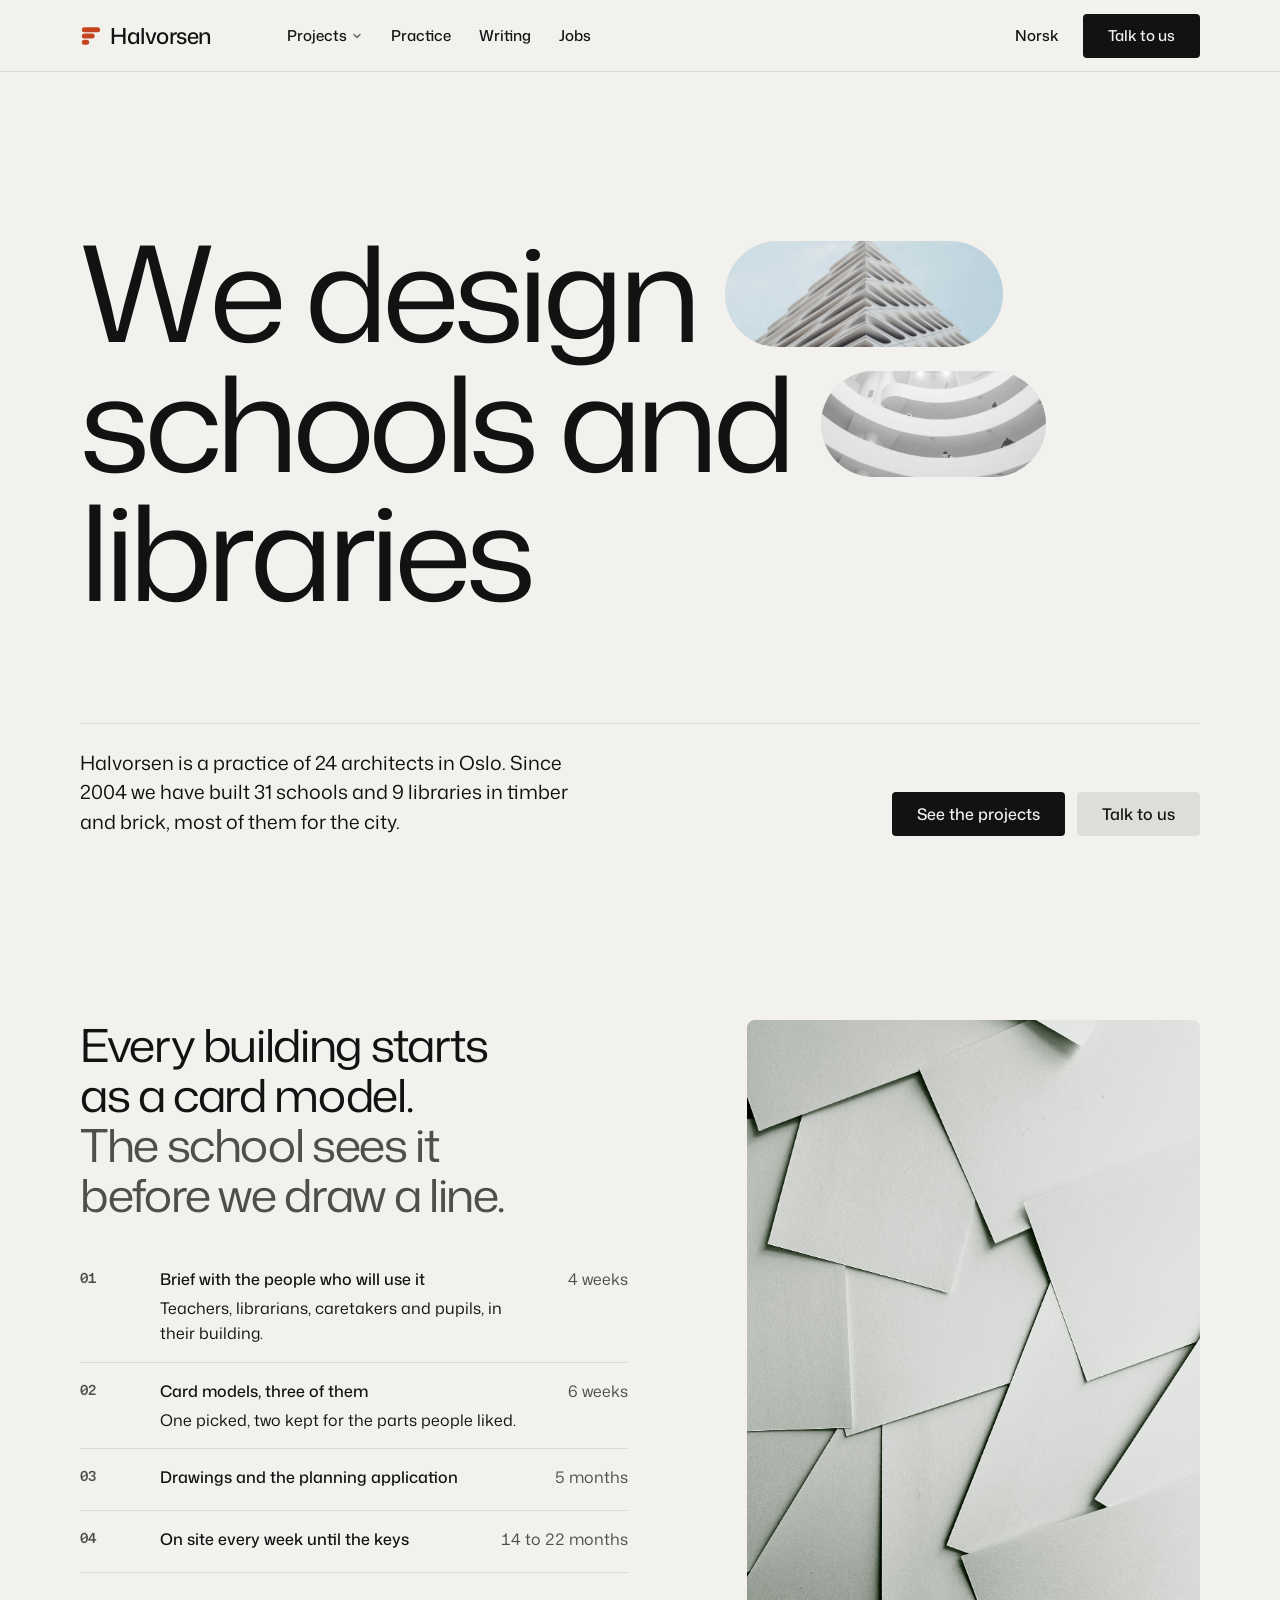
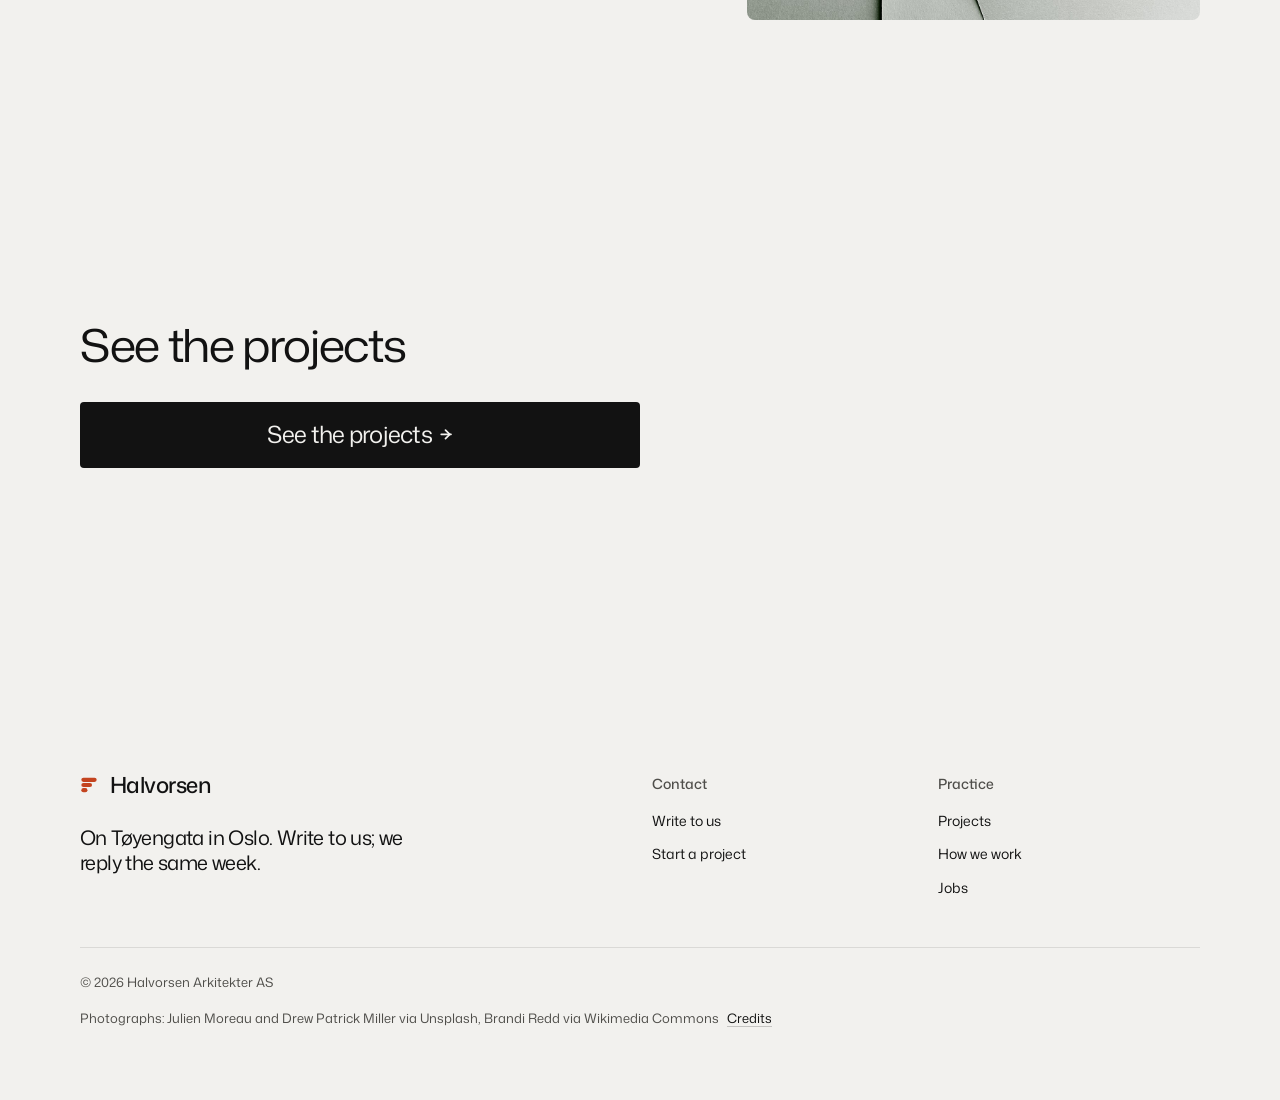
<file: assets/layout/hero-editorial.html>
<!doctype html>
<!-- layout v4 demo: hero-editorial (references/layout-v4.md, heroes.json "editorial"). type: service. fonts: mona (letters: wdth). -->
<html lang="en" data-type="service" data-radius="sharp" data-ground="sky" data-buttons="tonal">
<head>
<meta charset="utf-8">
<meta name="viewport" content="width=device-width, initial-scale=1">
<meta name="site-kind" content="other">
<title>Halvorsen Arkitekter: schools and libraries in Oslo</title>
<meta name="description" content="A practice of 24 architects in Oslo. 31 schools and 9 libraries in timber and brick since 2004.">
<link rel="preconnect" href="https://fonts.googleapis.com"><link rel="preconnect" href="https://fonts.gstatic.com" crossorigin>
<link href="https://fonts.googleapis.com/css2?family=Mona+Sans:wdth,wght@75..125,200..900&display=swap" rel="stylesheet">
<link rel="stylesheet" href="../system.css">
<link rel="stylesheet" href="../ui/cards.css">
<link rel="stylesheet" href="layout.css">
<style>
:root {
  --p-bg: #f2f1ee; --p-surface: #e6e5e1; --p-ink: #121212; --p-muted: #4f4e4a;
  --p-accent: #c4441f; --p-accent-ink: #ffffff; --p-action: #121212; --p-action-ink: #f2f1ee;
  --p-inv-bg: #121212; --p-inv-surface: #1d1d1c; --p-inv-ink: #f2f1ee; --p-inv-muted: #a9a8a3;
  --p-inv-accent: #ee7a52; --p-inv-accent-ink: #121212; --p-inv-action: #f2f1ee; --p-inv-action-ink: #121212;
  --font-display: "Mona Sans", system-ui, sans-serif; --font-text: "Mona Sans", system-ui, sans-serif;
  --display-weight: 400; --display-tracking: -0.03em; --display-tracking-xl: -0.04em; --display-stretch: 108%; --ly-scale: .94;
}
.model__photo { position: relative; overflow: hidden; border-radius: var(--r-lg); height: min(600px, var(--ly-fit)); }
.model__photo img { position: absolute; inset: 0; width: 100%; height: 100%; object-fit: cover; }
.steps-n > li { grid-template-columns: 56px minmax(0, 1fr) auto; }
.steps-n .rows__n { grid-row: 1 / span 2; font: 600 var(--t-small)/1.6 var(--font-text); color: var(--muted); font-variant-numeric: tabular-nums; }
.steps-n .rows__value { grid-column: 3; color: var(--muted); }
.steps-n > li > p { grid-column: 2; }
@media (max-width: 1023px) { .model__photo { height: auto; aspect-ratio: 4 / 3; margin-top: var(--s-7); } }
@media (max-width: 479px) { .steps-n > li { grid-template-columns: 32px minmax(0, 1fr) auto; } }
</style>
</head>
<body>
<header class="nav">
  <div class="wrap nav__bar">
    <a class="nav__logo" href="#top"><span class="mark" data-mark="stack" aria-hidden="true"></span>Halvorsen</a>
    <nav class="nav__links" aria-label="Main">
      <div class="nav__item">
        <a class="nav__link" href="#model">Projects <svg class="chev" viewBox="0 0 12 12" aria-hidden="true"><path d="M3 4.5l3 3 3-3" fill="none" stroke="currentColor" stroke-width="1.5" stroke-linecap="round" stroke-linejoin="round"/></svg></a>
        <div class="nav__menu">
          <div class="wrap grid">
            <div class="menu-col span-3"><p class="t-label">Building</p><a href="#model">Schools<span>31 since 2004</span></a><a href="#model">Libraries<span>9, three under way</span></a><a href="#model">Housing<span>Timber blocks for co-ops</span></a></div>
            <div class="menu-col span-3"><p class="t-label">Practice</p><a href="#model">How we work<span>Four stages, one team</span></a><a href="#model">People<span>24 architects, 3 engineers</span></a></div>
          </div>
        </div>
      </div>
      <div class="nav__item"><a class="nav__link" href="#model">Practice</a></div>
      <div class="nav__item"><a class="nav__link" href="#model">Writing</a></div>
      <div class="nav__item"><a class="nav__link" href="#talk">Jobs</a></div>
    </nav>
    <div class="nav__actions">
      <a class="nav__link" href="#talk">Norsk</a>
      <a class="btn btn--primary" href="#talk">Talk to us</a>
    </div>
    <button class="nav__toggle" type="button" aria-expanded="false" aria-label="Menu"><svg width="18" height="18" viewBox="0 0 18 18" aria-hidden="true"><path d="M2 5h14M2 13h14" stroke="currentColor" stroke-width="1.6" stroke-linecap="round"/></svg></button>
  </div>
</header>

<main id="top">
  <section class="hero hero--editorial" data-enter aria-labelledby="hero-h">
    <div class="wrap"><div class="hero-text hero__in">
      <h1 id="hero-h" data-ly-letters="wdth" aria-label="We design schools and libraries">We design <span class="ly-pic" style="--w: 2.1em; --ly-pos: 50% 70%" aria-hidden="true"><img src="img/photo-1081.jpg" alt="" fetchpriority="high"></span> schools and <span class="ly-pic" style="--w: 1.7em; --d: .55s; --ly-pos: 50% 78%" aria-hidden="true"><img src="img/photo-949.jpg" alt=""></span> libraries</h1>
      <div class="grid hero__foot">
        <p class="hero__lead span-6">Halvorsen is a practice of 24 architects in Oslo. Since 2004 we have built 31 schools and 9 libraries in timber and brick, most of them for the city.</p>
        <div class="btn-row span-4 start-9"><a class="btn btn--primary" href="#model">See the projects</a><a class="btn btn--secondary" href="#talk">Talk to us</a></div>
      </div>
    </div></div>
  </section>

  <section class="section" id="model" aria-labelledby="model-h">
    <div class="wrap grid grid--middle">
      <div class="span-6">
        <div class="section-head">
          <h2 id="model-h">Every building starts as a card model. <span class="muted">The school sees it before we draw a line.</span></h2>
        </div>
        <ol class="rows steps-n">
          <li><span class="rows__n">01</span><span class="rows__name">Brief with the people who will use it</span><span class="rows__value">4 weeks</span><p>Teachers, librarians, caretakers and pupils, in their building.</p></li>
          <li><span class="rows__n">02</span><span class="rows__name">Card models, three of them</span><span class="rows__value">6 weeks</span><p>One picked, two kept for the parts people liked.</p></li>
          <li><span class="rows__n">03</span><span class="rows__name">Drawings and the planning application</span><span class="rows__value">5 months</span></li>
          <li><span class="rows__n">04</span><span class="rows__name">On site every week until the keys</span><span class="rows__value">14 to 22 months</span></li>
        </ol>
      </div>
      <div class="span-5 start-8">
        <div class="model__photo"><img src="img/photo-c823.jpg" alt="Overlapping sheets of pale grey-green card scattered at angles, seen from above" loading="lazy"></div>
      </div>
    </div>
  </section>
</main>

<footer class="footer closing" id="talk" aria-labelledby="close-h">
  <div class="wrap">
    <div class="closing__cta close--type">
      <div class="section-head"><h2 id="close-h">See the projects</h2></div>
      <a class="btn btn--primary btn--xl" href="#model">See the projects<svg class="m-arrow" viewBox="0 0 12 12" aria-hidden="true"><path class="m-arrow__stem" d="M1 6h8"/><path class="m-arrow__head" d="M4.5 2.5 8 6l-3.5 3.5"/></svg></a>
    </div>
    <div class="closing__links">
      <div class="grid">
        <div class="span-6 stack-5">
          <a class="nav__logo" href="#top"><span class="mark" data-mark="stack" aria-hidden="true"></span>Halvorsen</a>
          <p class="footer__lede">On Tøyengata in Oslo. Write to us; we reply the same week.</p>
        </div>
        <div class="span-3 start-7 footer__col"><h4>Contact</h4><ul><li><a href="mailto:post@halvorsen.example">Write to us</a></li><li><a href="mailto:post@halvorsen.example?subject=New%20project">Start a project</a></li></ul></div>
        <div class="span-3 footer__col"><h4>Practice</h4><ul><li><a href="#model">Projects</a></li><li><a href="#model">How we work</a></li><li><a href="#talk">Jobs</a></li></ul></div>
      </div>
      <div class="footer__legal">
        <span>&copy; 2026 Halvorsen Arkitekter AS</span>
        <details class="credits"><summary>Photographs: Julien Moreau and Drew Patrick Miller via Unsplash, Brandi Redd via Wikimedia Commons</summary><p>Building corner by Julien Moreau and a white atrium under a skylight by Drew Patrick Miller (Unsplash License); card sheets by Brandi Redd (CC0), via Wikimedia Commons.</p></details>
      </div>
    </div>
  </div>
</footer>
<script type="module" src="../system.js"></script>
<script type="module" src="layout.js"></script>
</body>
</html>
</file>
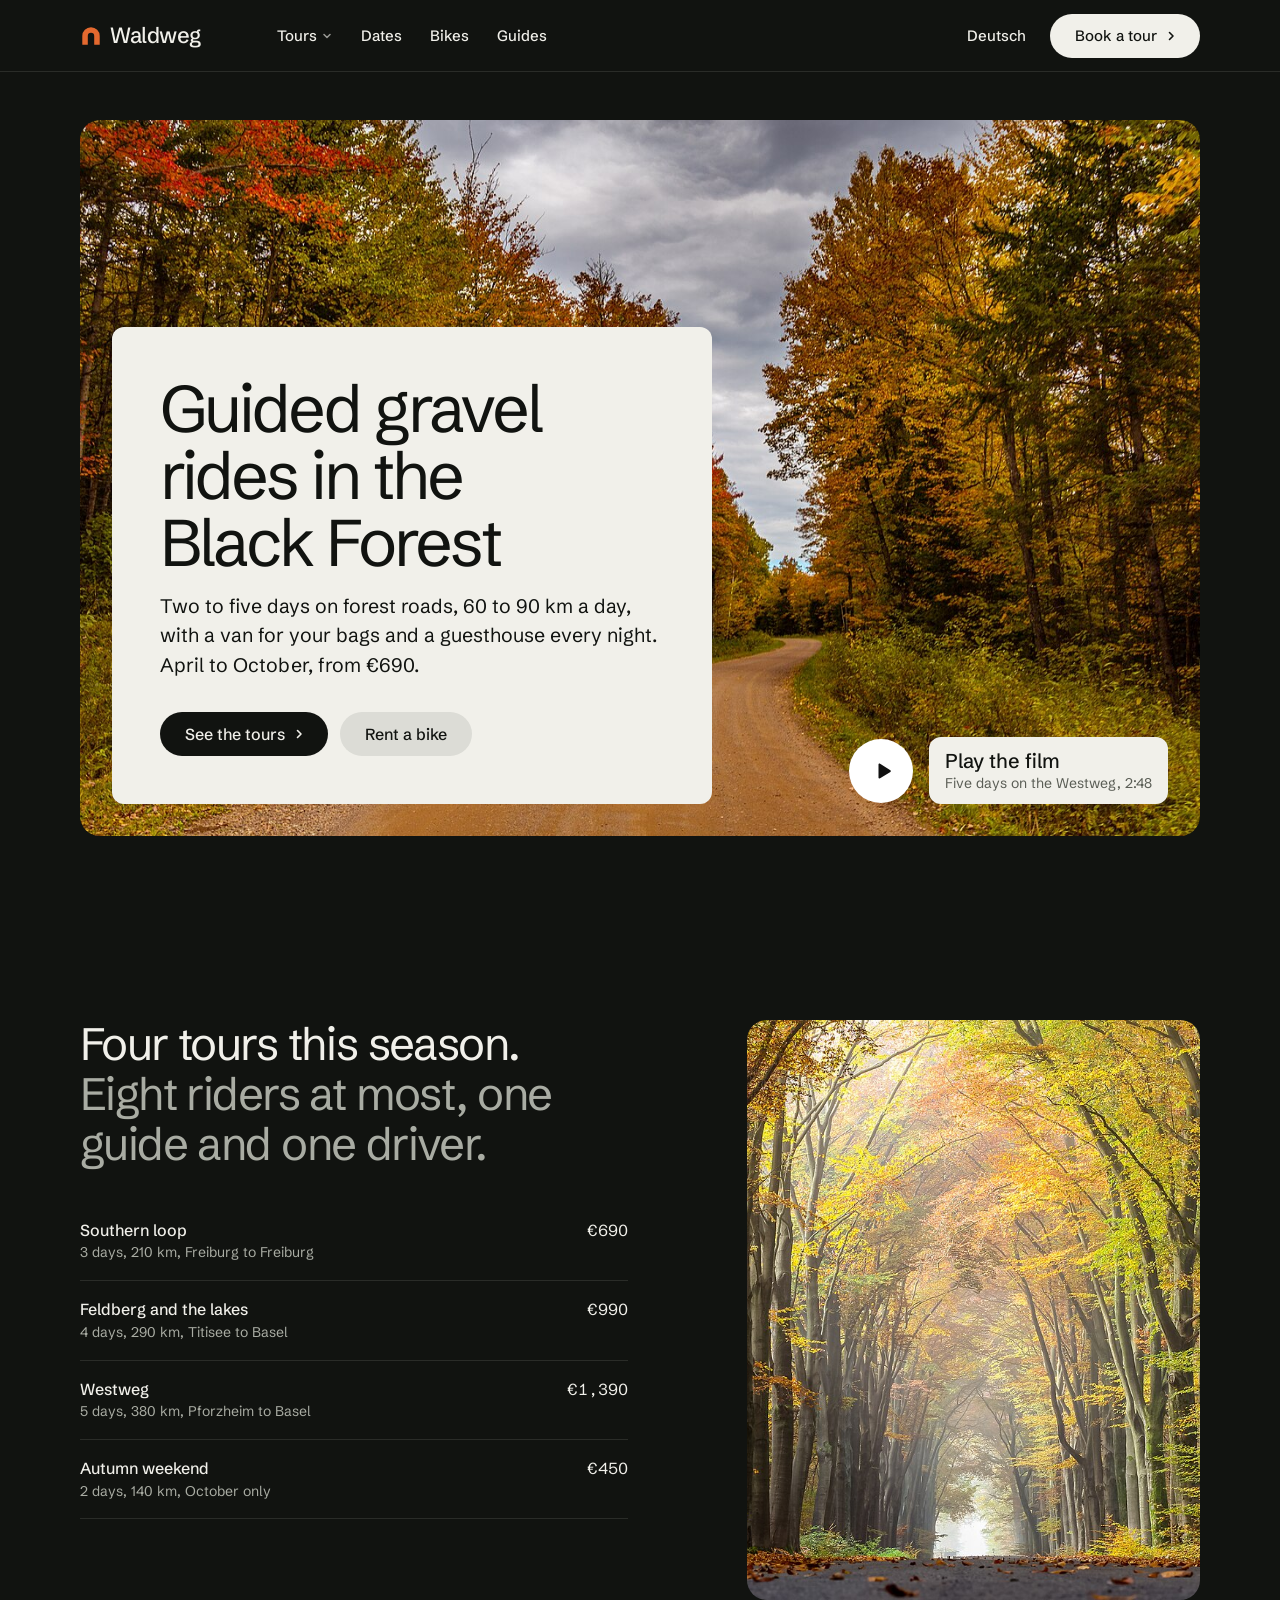
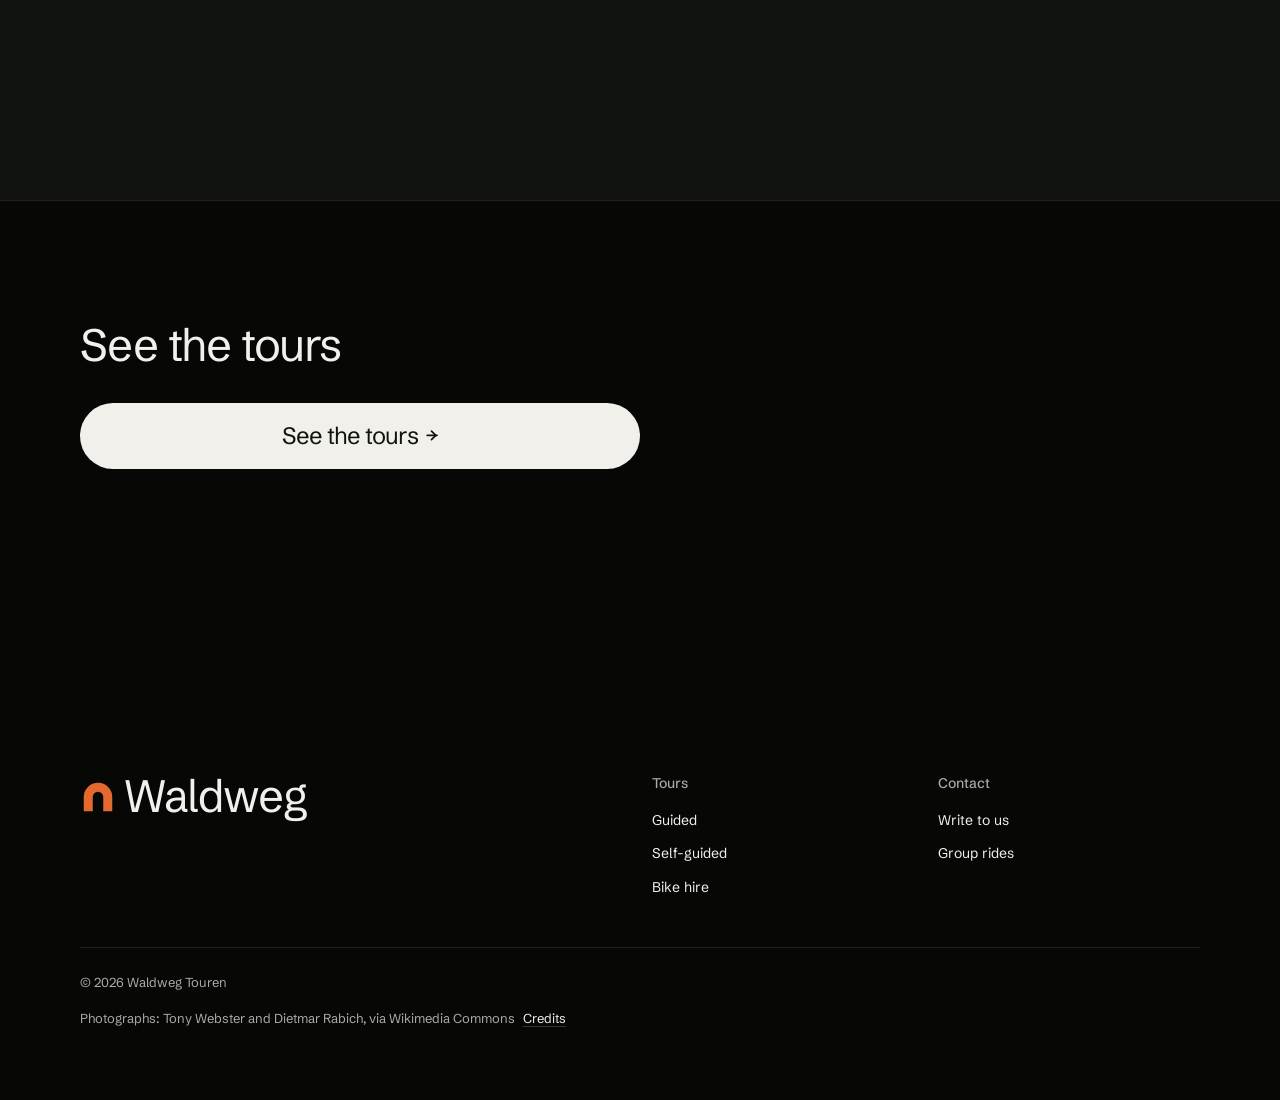
<file: assets/layout/hero-film.html>
<!doctype html>
<!-- layout v4 demo: hero-film (references/layout-v4.md, heroes.json "film"). type: service. fonts: schibsted. dark page. -->
<html lang="en" data-type="service" data-radius="soft" data-ground="sage" data-buttons="pill">
<head>
<meta charset="utf-8">
<meta name="viewport" content="width=device-width, initial-scale=1">
<meta name="site-kind" content="other">
<title>Waldweg Touren: guided gravel rides in the Black Forest</title>
<meta name="description" content="Two- to five-day guided gravel tours in the Black Forest, with a van for your bags and a guesthouse every night. From €690.">
<link rel="preconnect" href="https://fonts.googleapis.com"><link rel="preconnect" href="https://fonts.gstatic.com" crossorigin>
<link href="https://fonts.googleapis.com/css2?family=Schibsted+Grotesk:wght@400..900&display=swap" rel="stylesheet">
<link rel="stylesheet" href="../system.css">
<link rel="stylesheet" href="../ui/cards.css">
<link rel="stylesheet" href="layout.css">
<style>
:root {
  --p-bg: #111310; --p-surface: #1b1e1a; --p-ink: #f1f0ea; --p-muted: #a9aca3;
  --p-accent: #e4692f; --p-accent-ink: #111310; --p-action: #f1f0ea; --p-action-ink: #111310;
  --p-inv-bg: #f1f0ea; --p-inv-surface: #e5e3da; --p-inv-ink: #111310; --p-inv-muted: #5a5d55;
  --p-inv-accent: #b9471a; --p-inv-accent-ink: #ffffff; --p-inv-action: #111310; --p-inv-action-ink: #f1f0ea;
  --font-display: "Schibsted Grotesk", system-ui, sans-serif; --font-text: "Schibsted Grotesk", system-ui, sans-serif;
  --display-weight: 400; --display-tracking: -0.035em; --display-tracking-xl: -0.045em; --ly-scale: .98;
}
.tours__photo { position: relative; overflow: hidden; border-radius: var(--r-lg); height: min(580px, var(--ly-fit)); }
.tours__photo img { position: absolute; inset: 0; width: 100%; height: 100%; object-fit: cover; object-position: 50% 60%; }
.tour-rows .rows__name small { display: block; font-weight: 400; color: var(--muted); font-size: var(--t-small); }
@media (max-width: 1023px) { .tours__photo { height: auto; aspect-ratio: 4 / 5; margin-top: var(--s-7); } }
</style>
</head>
<body>
<header class="nav">
  <div class="wrap nav__bar">
    <a class="nav__logo" href="#top"><span class="mark" data-mark="arc" aria-hidden="true"></span>Waldweg</a>
    <nav class="nav__links" aria-label="Main">
      <div class="nav__item">
        <a class="nav__link" href="#tours">Tours <svg class="chev" viewBox="0 0 12 12" aria-hidden="true"><path d="M3 4.5l3 3 3-3" fill="none" stroke="currentColor" stroke-width="1.5" stroke-linecap="round" stroke-linejoin="round"/></svg></a>
        <div class="nav__menu">
          <div class="wrap grid">
            <div class="menu-col span-3"><p class="t-label">Guided</p><a href="#tours">Westweg, five days<span>380 km, from €1,390</span></a><a href="#tours">Southern loop, three days<span>210 km, from €690</span></a></div>
            <div class="menu-col span-3"><p class="t-label">On your own</p><a href="#tours">Self-guided routes<span>GPX, rooms and bag transfer</span></a><a href="#tours">Bike hire<span>Gravel bikes, sizes S to XL</span></a></div>
          </div>
        </div>
      </div>
      <div class="nav__item"><a class="nav__link" href="#tours">Dates</a></div>
      <div class="nav__item"><a class="nav__link" href="#tours">Bikes</a></div>
      <div class="nav__item"><a class="nav__link" href="#tours">Guides</a></div>
    </nav>
    <div class="nav__actions">
      <a class="nav__link" href="#tours">Deutsch</a>
      <a class="btn btn--primary" href="#tours">Book a tour</a>
    </div>
    <button class="nav__toggle" type="button" aria-expanded="false" aria-label="Menu"><svg width="18" height="18" viewBox="0 0 18 18" aria-hidden="true"><path d="M2 5h14M2 13h14" stroke="currentColor" stroke-width="1.6" stroke-linecap="round"/></svg></button>
  </div>
</header>

<main id="top">
  <section class="hero hero--film" data-enter aria-labelledby="hero-h">
    <div class="wrap"><div class="hero-text hero__in">
      <div class="hero__media hero__fill">
        <img src="img/photo-d540.jpg" alt="An orange gravel road bending through autumn forest under a stormy grey sky" style="--ly-pos: 50% 58%; --ly-pos-phone: 58% 50%" fetchpriority="high">
        <div class="hero__over">
          <div>
            <h1 id="hero-h">Guided gravel rides in the Black Forest</h1>
            <p class="hero__lead">Two to five days on forest roads, 60 to 90 km a day, with a van for your bags and a guesthouse every night. April to October, from €690.</p>
            <div class="btn-row"><a class="btn btn--primary" href="#tours">See the tours</a><a class="btn btn--secondary" href="#tours">Rent a bike</a></div>
          </div>
          <a class="ly-play" href="#tours">
            <span class="ly-play__disc"><svg viewBox="0 0 18 18" aria-hidden="true"><path d="M4.5 2.6v12.8c0 .8.9 1.3 1.6.9l10.3-6.4c.6-.4.6-1.3 0-1.7L6.1 1.7c-.7-.4-1.6.1-1.6.9Z" fill="currentColor"/></svg></span>
            <span class="ly-play__label">Play the film<small>Five days on the Westweg, 2:48</small></span>
          </a>
        </div>
      </div>
    </div></div>
  </section>

  <section class="section" id="tours" aria-labelledby="tours-h">
    <div class="wrap grid grid--middle">
      <div class="span-6">
        <div class="section-head">
          <h2 id="tours-h">Four tours this season. <span class="muted">Eight riders at most, one guide and one driver.</span></h2>
        </div>
        <ul class="rows tour-rows">
          <li><span class="rows__name">Southern loop<small>3 days, 210 km, Freiburg to Freiburg</small></span><span class="rows__value">€690</span></li>
          <li><span class="rows__name">Feldberg and the lakes<small>4 days, 290 km, Titisee to Basel</small></span><span class="rows__value">€990</span></li>
          <li><span class="rows__name">Westweg<small>5 days, 380 km, Pforzheim to Basel</small></span><span class="rows__value">€1,390</span></li>
          <li><span class="rows__name">Autumn weekend<small>2 days, 140 km, October only</small></span><span class="rows__value">€450</span></li>
        </ul>
      </div>
      <div class="span-5 start-8">
        <div class="tours__photo"><img src="img/photo-d534.jpg" alt="A forest lane under an arch of golden autumn beeches, with soft mist and leaves on the road" loading="lazy"></div>
      </div>
    </div>
  </section>
</main>

<footer class="footer closing footer--dark ground-inverse" aria-labelledby="close-h">
  <div class="wrap">
    <div class="closing__cta close--type">
      <div class="section-head"><h2 id="close-h">See the tours</h2></div>
      <a class="btn btn--primary btn--xl" href="#tours">See the tours<svg class="m-arrow" viewBox="0 0 12 12" aria-hidden="true"><path class="m-arrow__stem" d="M1 6h8"/><path class="m-arrow__head" d="M4.5 2.5 8 6l-3.5 3.5"/></svg></a>
    </div>
    <div class="closing__links">
      <div class="grid">
        <div class="span-6 stack-5">
          <a class="footer__mark" href="#top"><span class="mark" data-mark="arc" aria-hidden="true"></span>Waldweg</a>
        </div>
        <div class="span-3 start-7 footer__col"><h4>Tours</h4><ul><li><a href="#tours">Guided</a></li><li><a href="#tours">Self-guided</a></li><li><a href="#tours">Bike hire</a></li></ul></div>
        <div class="span-3 footer__col"><h4>Contact</h4><ul><li><a href="mailto:ride@waldweg.example">Write to us</a></li><li><a href="#top">Group rides</a></li></ul></div>
      </div>
      <div class="footer__legal">
        <span>&copy; 2026 Waldweg Touren</span>
        <details class="credits"><summary>Photographs: Tony Webster and Dietmar Rabich, via Wikimedia Commons</summary><p>Gravel road in autumn by Tony Webster (CC BY 2.0); beech lane by Dietmar Rabich (CC BY-SA 4.0); both via Wikimedia Commons.</p></details>
      </div>
    </div>
  </div>
</footer>
<script type="module" src="../system.js"></script>
<script type="module" src="layout.js"></script>
</body>
</html>
</file>
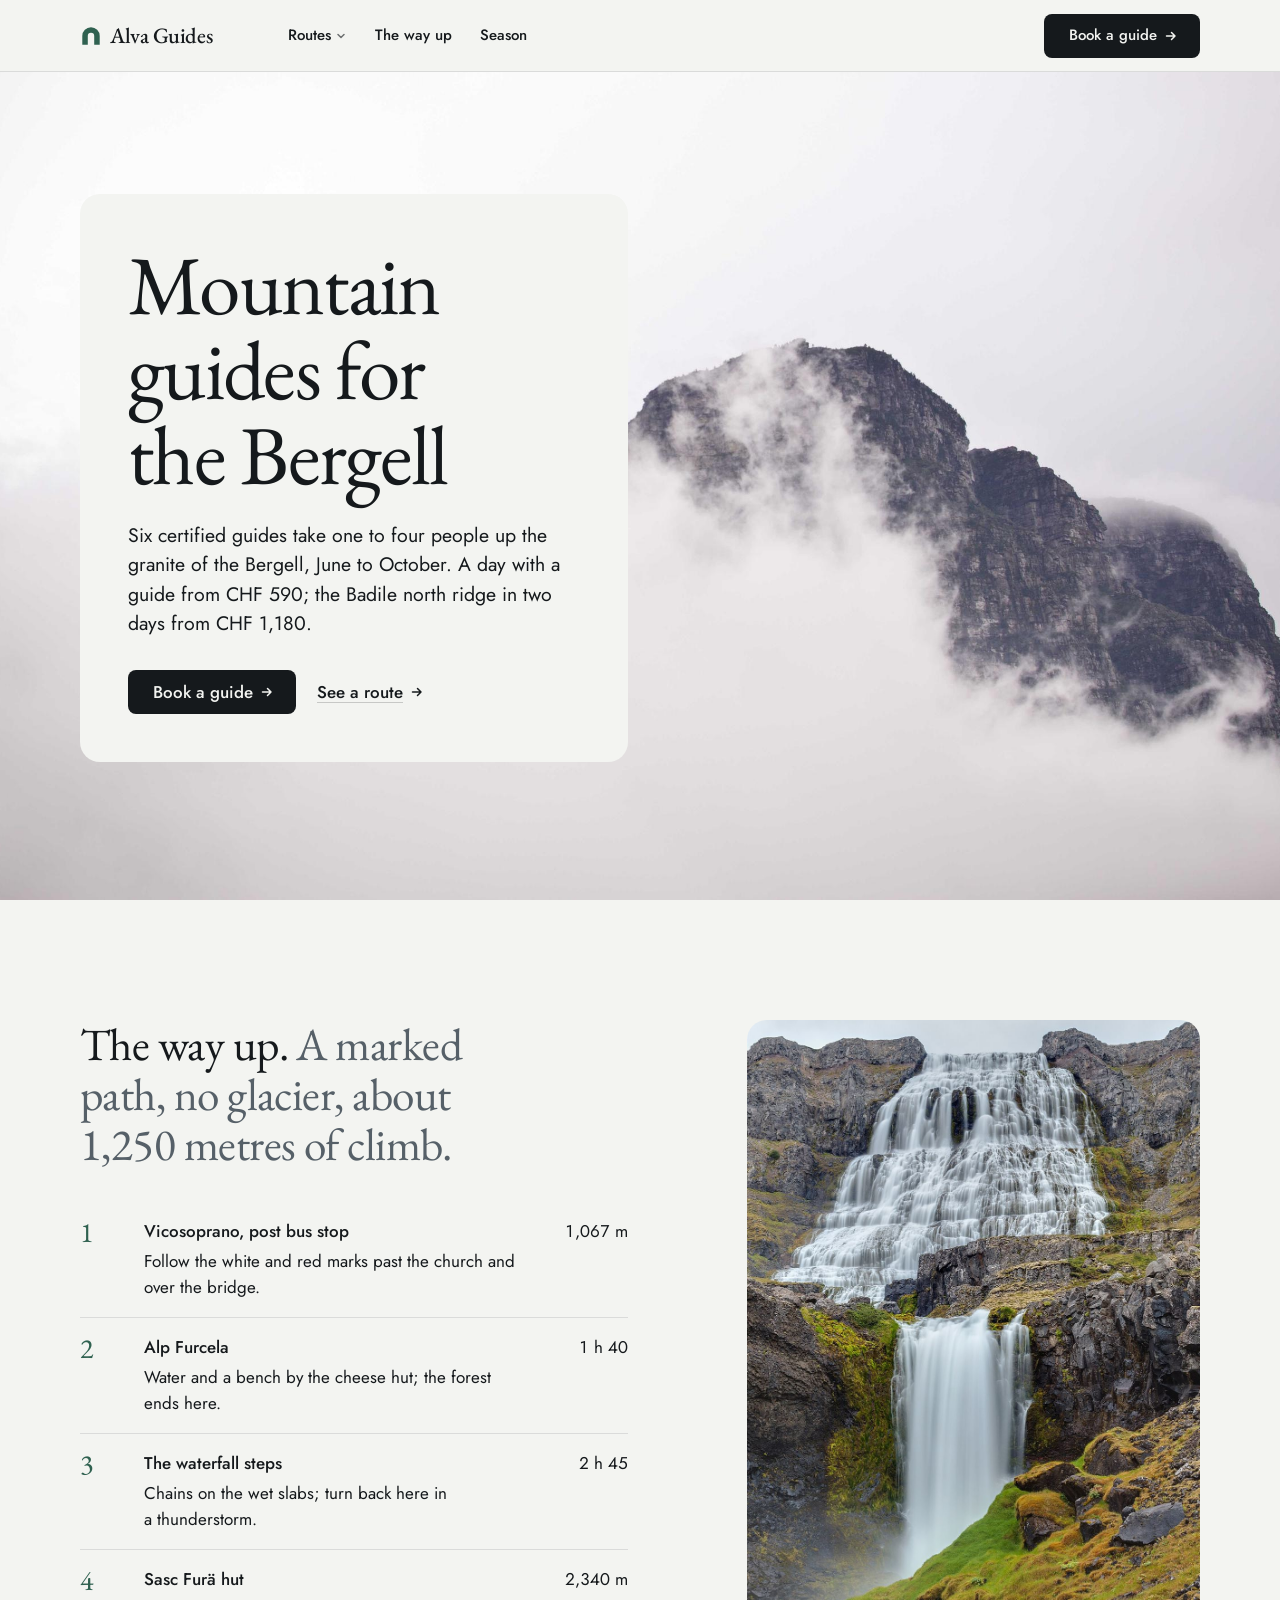
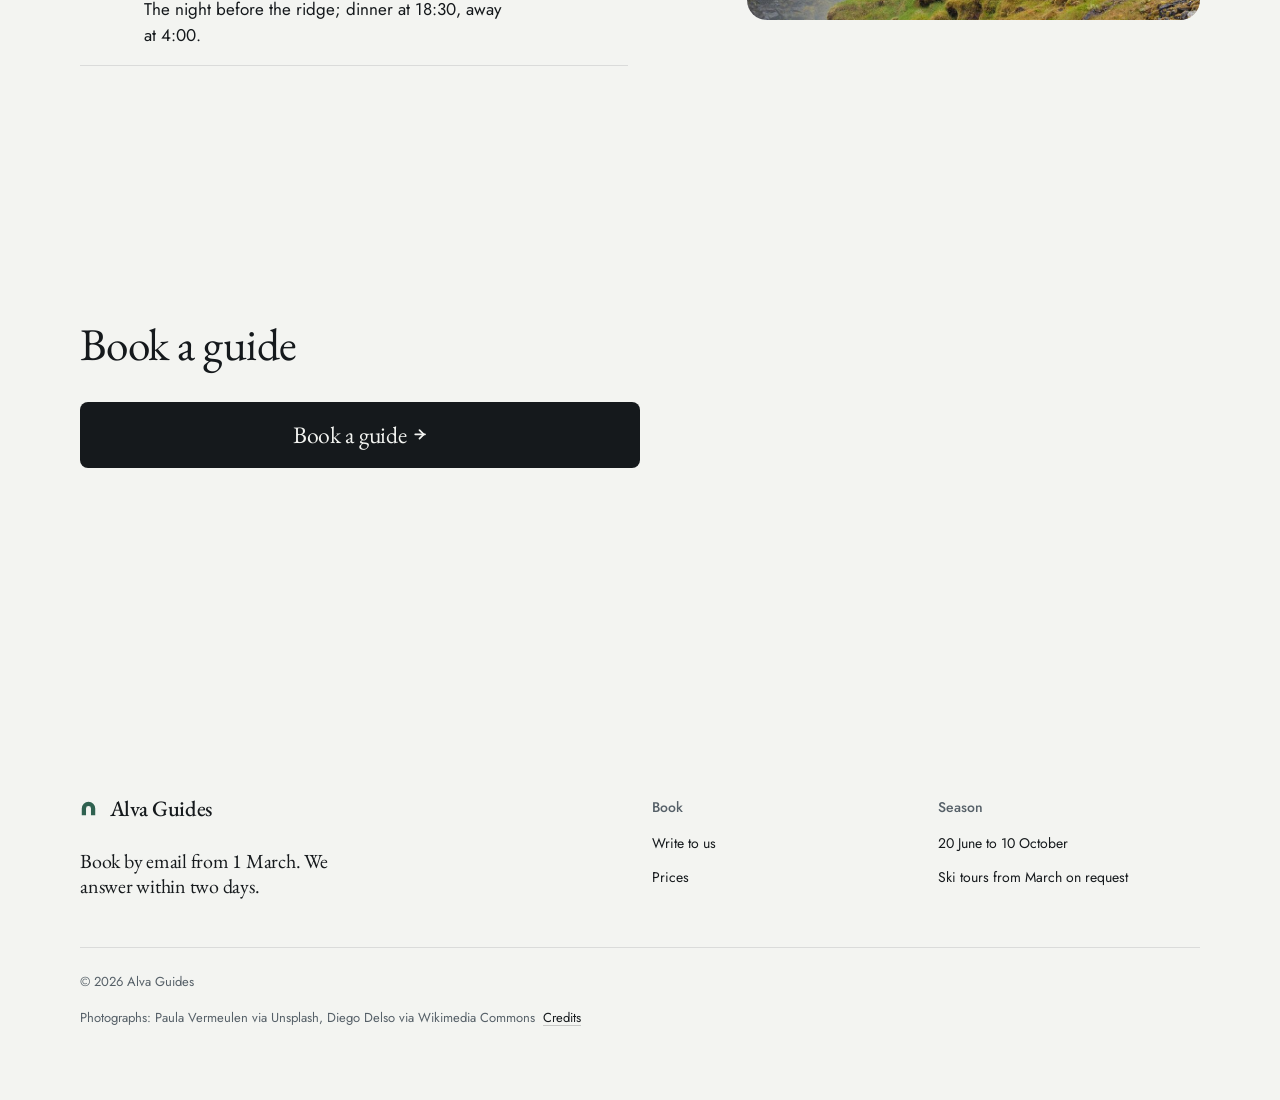
<file: assets/layout/hero-photo.html>
<!doctype html>
<!-- layout v4 demo: hero-photo (references/layout-v4.md, heroes.json "photo"). type: service. fonts: garamond. nav: float. -->
<html lang="en" data-type="service" data-radius="soft" data-ground="sky" data-buttons="arrow">
<head>
<meta charset="utf-8">
<meta name="viewport" content="width=device-width, initial-scale=1">
<meta name="site-kind" content="other">
<title>Alva Guides: mountain guides in the Bergell</title>
<meta name="description" content="Certified mountain guides in the Bergell: guided climbs and high routes for one to four people, June to October, from CHF 590 a day.">
<link rel="preconnect" href="https://fonts.googleapis.com"><link rel="preconnect" href="https://fonts.gstatic.com" crossorigin>
<link href="https://fonts.googleapis.com/css2?family=EB+Garamond:wght@400..700&family=Jost:wght@400..500&display=swap" rel="stylesheet">
<link rel="stylesheet" href="../system.css">
<link rel="stylesheet" href="../ui/cards.css">
<link rel="stylesheet" href="layout.css">
<style>
:root {
  --p-bg: #f3f4f1; --p-surface: #e7e9e4; --p-ink: #15191c; --p-muted: #566068;
  --p-accent: #2f6150; --p-accent-ink: #ffffff; --p-action: #15191c; --p-action-ink: #f3f4f1;
  --p-inv-bg: #15191c; --p-inv-surface: #1f2428; --p-inv-ink: #f3f4f1; --p-inv-muted: #a9b1b7;
  --p-inv-accent: #8cc0a8; --p-inv-accent-ink: #15191c; --p-inv-action: #f3f4f1; --p-inv-action-ink: #15191c;
  --font-display: "EB Garamond", Georgia, serif; --font-text: "Jost", system-ui, sans-serif;
  --display-weight: 400; --display-tracking: -0.012em; --display-tracking-xl: -0.02em; --ly-scale: 1.12; --t-body: 17px;
}
.way__photo { position: relative; overflow: hidden; border-radius: var(--r-lg); height: min(600px, var(--ly-fit)); }
.way__photo img { position: absolute; inset: 0; width: 100%; height: 100%; object-fit: cover; object-position: 50% 40%; }
.legs { counter-reset: leg; }
.legs > li { grid-template-columns: 40px minmax(0, 1fr) auto; }
.legs > li::before { counter-increment: leg; content: counter(leg); grid-row: 1 / span 2; font: 400 var(--t-h3)/1 var(--font-display); color: var(--accent); }
.legs .rows__value { grid-column: 3; }
.legs > li > p { grid-column: 2; }
@media (max-width: 1023px) { .way__photo { height: auto; aspect-ratio: 4 / 3; margin-top: var(--s-7); } }
</style>
</head>
<body>
<header class="nav">
  <div class="wrap nav__bar">
    <a class="nav__logo" href="#top"><span class="mark" data-mark="arc" aria-hidden="true"></span>Alva Guides</a>
    <nav class="nav__links" aria-label="Main">
      <div class="nav__item">
        <a class="nav__link" href="#way">Routes <svg class="chev" viewBox="0 0 12 12" aria-hidden="true"><path d="M3 4.5l3 3 3-3" fill="none" stroke="currentColor" stroke-width="1.5" stroke-linecap="round" stroke-linejoin="round"/></svg></a>
        <div class="nav__menu">
          <div class="wrap grid">
            <div class="menu-col span-4"><p class="t-label">Climbs</p><a href="#way">Badile north ridge<span>Two days, from CHF 1,180</span></a><a href="#way">Cengalo south face<span>One day, from CHF 590</span></a></div>
            <div class="menu-col span-4"><p class="t-label">Walks</p><a href="#way">High route in five days<span>Hut to hut, from CHF 2,400</span></a><a href="#way">A first climb<span>For two, from CHF 690</span></a></div>
          </div>
        </div>
      </div>
      <div class="nav__item"><a class="nav__link" href="#way">The way up</a></div>
      <div class="nav__item"><a class="nav__link" href="#season">Season</a></div>
    </nav>
    <div class="nav__actions">
      <a class="btn btn--primary" href="#book">Book a guide</a>
    </div>
    <button class="nav__toggle" type="button" aria-expanded="false" aria-label="Menu"><svg width="18" height="18" viewBox="0 0 18 18" aria-hidden="true"><path d="M2 5h14M2 13h14" stroke="currentColor" stroke-width="1.6" stroke-linecap="round"/></svg></button>
  </div>
</header>

<main id="top">
  <section class="hero hero--photo" data-enter data-calm="left" aria-labelledby="hero-h">
    <img class="hero__bg" src="img/photo-465.jpg" alt="A dark rocky peak rising out of thick white cloud" style="--ly-pos: 50% 50%; --ly-pos-phone: 80% 50%" fetchpriority="high">
    <div class="wrap"><div class="hero-text">
      <div class="hero__text">
        <h1 id="hero-h">Mountain guides for the Bergell</h1>
        <p class="hero__lead">Six certified guides take one to four people up the granite of the Bergell, June to October. A day with a guide from CHF 590; the Badile north ridge in two days from CHF 1,180.</p>
        <div class="btn-row"><a class="btn btn--primary" href="#book">Book a guide</a><a class="btn btn--secondary" href="#way">See a route</a></div>
      </div>
      <dl class="hero__facts" id="season">
        <div><dt>Guides</dt><dd>Six, IFMGA certified</dd></div>
        <div><dt>Season</dt><dd>20 June to 10 October</dd></div>
        <div><dt>Group</dt><dd>One to four people</dd></div>
        <div><dt>Meet</dt><dd>Vicosoprano, 6:00</dd></div>
      </dl>
    </div></div>
  </section>

  <section class="section" id="way" aria-labelledby="way-h">
    <div class="wrap grid grid--middle">
      <div class="span-6">
        <div class="section-head">
          <h2 id="way-h">The way up. <span class="muted">A marked path, no glacier, about 1,250 metres of climb.</span></h2>
        </div>
        <ol class="rows legs">
          <li><span class="rows__name">Vicosoprano, post bus stop</span><span class="rows__value">1,067 m</span><p>Follow the white and red marks past the church and over the bridge.</p></li>
          <li><span class="rows__name">Alp Furcela</span><span class="rows__value">1 h 40</span><p>Water and a bench by the cheese hut; the forest ends here.</p></li>
          <li><span class="rows__name">The waterfall steps</span><span class="rows__value">2 h 45</span><p>Chains on the wet slabs; turn back here in a thunderstorm.</p></li>
          <li><span class="rows__name">Sasc Furä hut</span><span class="rows__value">2,340 m</span><p>The night before the ridge; dinner at 18:30, away at 4:00.</p></li>
        </ol>
      </div>
      <div class="span-5 start-8">
        <div class="way__photo"><img src="img/photo-c400.jpg" alt="A waterfall spreading over dark basalt steps above a mossy slope" loading="lazy"></div>
      </div>
    </div>
  </section>
</main>

<footer class="footer closing" id="book" aria-labelledby="close-h">
  <div class="wrap">
    <div class="closing__cta close--type">
      <div class="section-head"><h2 id="close-h">Book a guide</h2></div>
      <a class="btn btn--primary btn--xl" href="#book">Book a guide<svg class="m-arrow" viewBox="0 0 12 12" aria-hidden="true"><path class="m-arrow__stem" d="M1 6h8"/><path class="m-arrow__head" d="M4.5 2.5 8 6l-3.5 3.5"/></svg></a>
    </div>
    <div class="closing__links">
      <div class="grid">
        <div class="span-6 stack-5">
          <a class="nav__logo" href="#top"><span class="mark" data-mark="arc" aria-hidden="true"></span>Alva Guides</a>
          <p class="footer__lede">Book by email from 1 March. We answer within two days.</p>
        </div>
        <div class="span-3 start-7 footer__col"><h4>Book</h4><ul><li><a href="mailto:book@alva-guides.example">Write to us</a></li><li><a href="#book">Prices</a></li></ul></div>
        <div class="span-3 footer__col"><h4>Season</h4><ul><li>20 June to 10 October</li><li>Ski tours from March on request</li></ul></div>
      </div>
      <div class="footer__legal">
        <span>&copy; 2026 Alva Guides</span>
        <details class="credits"><summary>Photographs: Paula Vermeulen via Unsplash, Diego Delso via Wikimedia Commons</summary><p>Peak in cloud by Paula Vermeulen (Unsplash License); waterfall by Diego Delso (CC BY-SA 4.0), via Wikimedia Commons.</p></details>
      </div>
    </div>
  </div>
</footer>
<script type="module" src="../system.js"></script>
<script type="module" src="layout.js"></script>
</body>
</html>
</file>
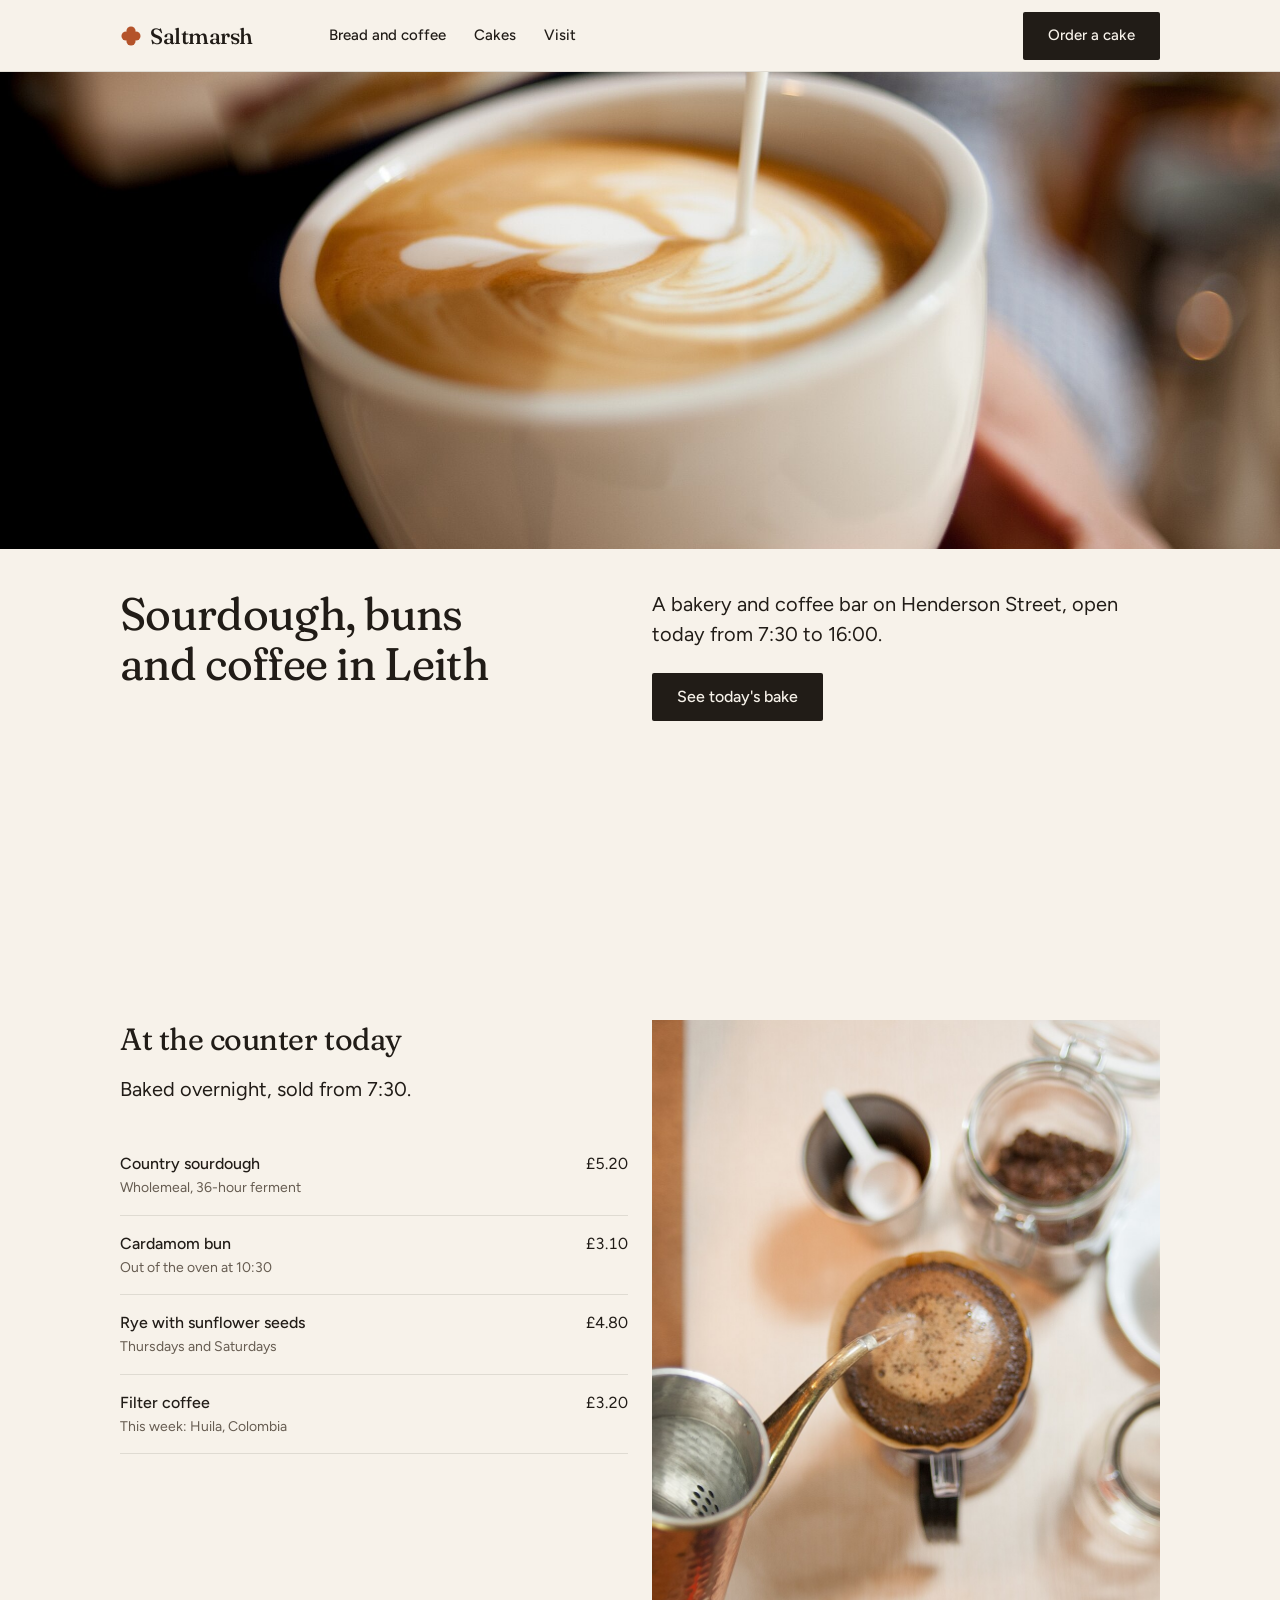
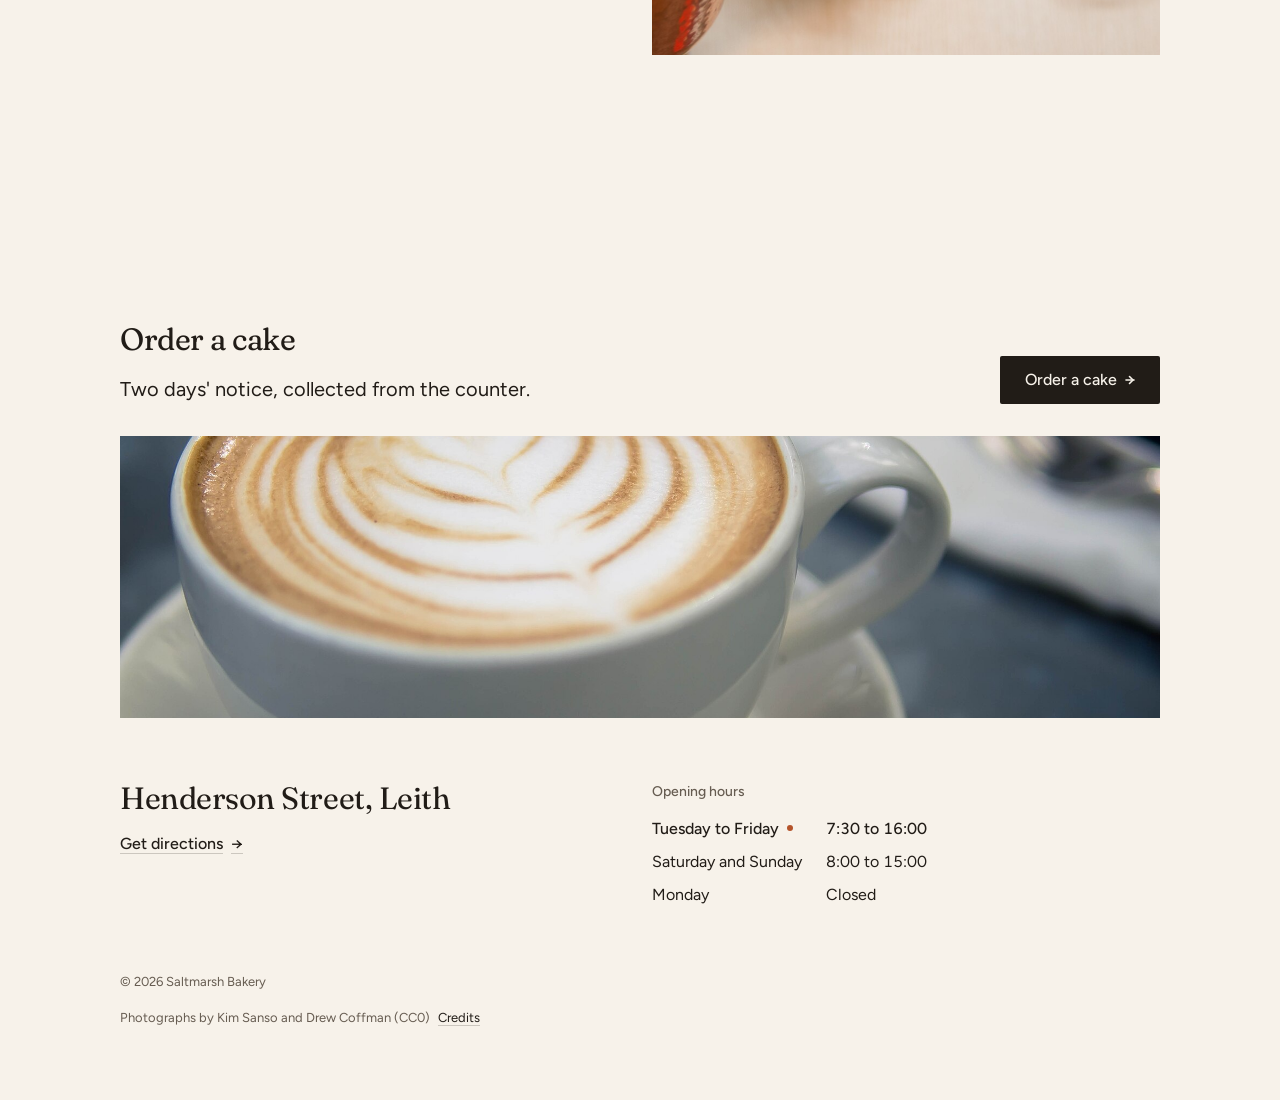
<file: assets/layout/hero-place.html>
<!doctype html>
<!-- layout v4 demo: hero-place (heroes.json "place"): local-business Recipe 3, the only place hero, never dealt
     (ST-53, PH-47, PH-81). The client's photograph full-bleed under the header with nothing on it; the h1 on
     columns 1-6 under it, the sub-line and one button from the split line. type: place. fonts: fraunces. -->
<html lang="en" data-type="place" data-radius="sharp" data-ground="sand" data-buttons="block">
<head>
<meta charset="utf-8">
<meta name="viewport" content="width=device-width, initial-scale=1, viewport-fit=cover">
<title>Saltmarsh Bakery: sourdough, buns and coffee in Leith</title>
<meta name="description" content="A bakery and coffee bar on Henderson Street, Leith. Bread from 7:30, coffee from our own roast, cakes to order.">
<meta name="site-kind" content="other"><meta name="page-type" content="place"><meta name="page-kind" content="place">
<link rel="preconnect" href="https://fonts.googleapis.com"><link rel="preconnect" href="https://fonts.gstatic.com" crossorigin>
<link href="https://fonts.googleapis.com/css2?family=Fraunces:opsz,wght,SOFT,WONK@9..144,400..500,0..100,0..1&family=Figtree:wght@400..600&display=swap" rel="stylesheet">
<link rel="stylesheet" href="../system.css">
<link rel="stylesheet" href="../ui/cards.css">
<link rel="stylesheet" href="layout.css">
<style>
:root {
  --p-bg: #f7f2ea; --p-surface: #eee5d7; --p-ink: #211c17; --p-muted: #665c51;
  --p-accent: #b4532a; --p-accent-ink: #ffffff; --p-action: #211c17; --p-action-ink: #f7f2ea;
  --p-inv-bg: #211c17; --p-inv-surface: #2d2620; --p-inv-ink: #f7f2ea; --p-inv-muted: #b9ad9e;
  --p-inv-accent: #e08a5c; --p-inv-accent-ink: #211c17; --p-inv-action: #f7f2ea; --p-inv-action-ink: #211c17;
  --font-display: "Fraunces", Georgia, serif; --font-text: "Figtree", system-ui, sans-serif;
  --display-weight: 400; --display-tracking: -0.015em; --display-axes: 'SOFT' 70, 'WONK' 0;
}
.rows .rows__name small { display: block; font-weight: 400; color: var(--muted); font-size: var(--t-small); }
</style>
</head>
<body>
<header class="nav">
  <div class="wrap nav__bar">
    <a class="nav__logo" href="#top"><span class="mark" data-mark="petal" aria-hidden="true"></span>Saltmarsh</a>
    <nav class="nav__links" aria-label="Main">
      <div class="nav__item"><a class="nav__link" href="#counter">Bread and coffee</a></div>
      <div class="nav__item"><a class="nav__link" href="#contact">Cakes</a></div>
      <div class="nav__item"><a class="nav__link" href="#contact">Visit</a></div>
    </nav>
    <div class="nav__actions">
      <a class="btn btn--primary" href="#contact">Order a cake</a>
    </div>
    <button class="nav__toggle" type="button" aria-expanded="false" aria-label="Menu"><svg width="18" height="18" viewBox="0 0 18 18" aria-hidden="true"><path d="M2 5h14M2 13h14" stroke="currentColor" stroke-width="1.6" stroke-linecap="round"/></svg></button>
  </div>
</header>

<main id="top">
  <section class="hero hero--place" data-enter aria-labelledby="hero-h">
    <img class="hero__bg" data-phone-fill src="img/photo-c8.jpg" alt="Milk poured into a cup of latte art, held in one hand, in warm light" style="--ly-pos: 50% 52%" fetchpriority="high">
    <div class="wrap"><div class="hero-text">
      <div class="hero__text">
        <h1 id="hero-h">Sourdough, buns and coffee in Leith</h1>
        <p class="hero__lead">A bakery and coffee bar on Henderson Street, open today from 7:30 to 16:00.</p>
        <div class="btn-row"><a class="btn btn--primary" href="#counter">See today's bake</a></div>
      </div>
    </div></div>
  </section>

  <section class="section" id="counter" aria-labelledby="counter-h">
    <div class="wrap grid grid--top">
      <div class="span-6">
        <div class="section-head">
          <h2 id="counter-h">At the counter today</h2>
          <p>Baked overnight, sold from 7:30.</p>
        </div>
        <ul class="rows">
          <li><span class="rows__name">Country sourdough<small>Wholemeal, 36-hour ferment</small></span><span class="rows__value">£5.20</span></li>
          <li><span class="rows__name">Cardamom bun<small>Out of the oven at 10:30</small></span><span class="rows__value">£3.10</span></li>
          <li><span class="rows__name">Rye with sunflower seeds<small>Thursdays and Saturdays</small></span><span class="rows__value">£4.80</span></li>
          <li><span class="rows__name">Filter coffee<small>This week: Huila, Colombia</small></span><span class="rows__value">£3.20</span></li>
        </ul>
      </div>
      <figure class="pl-photo pl-photo--end span-6 start-7" style="--pl-r: .8"><img src="img/photo-c96.jpg" alt="Hot water poured from a copper kettle into a pour-over dripper on a pale table" loading="lazy"></figure>
    </div>
  </section>
</main>

<footer class="footer closing footer--visit" id="contact" aria-labelledby="close-h">
  <div class="wrap">
    <div class="closing__cta close--photo">
      <div class="section-head--split">
        <div><h2 id="close-h">Order a cake</h2><p class="t-lead">Two days' notice, collected from the counter.</p></div>
        <a class="btn btn--primary" href="mailto:cakes@saltmarsh.example">Order a cake<svg class="m-arrow" viewBox="0 0 12 12" aria-hidden="true"><path class="m-arrow__stem" d="M1 6h8"/><path class="m-arrow__head" d="M4.5 2.5 8 6l-3.5 3.5"/></svg></a>
      </div>
      <div class="close__media"><img src="img/photo-c7.jpg" alt="Rosetta latte art in a white cup on a grey slate table" loading="lazy" style="--pos: 50% 45%"></div>
    </div>
    <div class="closing__links">
      <div class="grid">
        <div class="span-6 stack-4">
          <address class="footer__address">Henderson Street, Leith</address>
          <p><a class="link" href="https://www.openstreetmap.org/search?query=Henderson%20Street%20Leith">Get directions</a></p>
        </div>
        <div class="span-6 start-7 stack-4">
          <h4>Opening hours</h4>
          <dl class="hours" data-tz="Europe/London"><dt data-days="tue-fri">Tuesday to Friday</dt><dd>7:30 to 16:00</dd><dt data-days="sat,sun">Saturday and Sunday</dt><dd>8:00 to 15:00</dd><dt data-days="mon">Monday</dt><dd>Closed</dd></dl>
        </div>
      </div>
      <div class="footer__legal">
        <span>&copy; 2026 Saltmarsh Bakery</span>
        <details class="credits"><summary>Photographs by Kim Sanso and Drew Coffman (CC0)</summary><p>Latte pour and pour-over by Kim Sanso (CC0); latte art by Drew Coffman (CC0).</p></details>
      </div>
    </div>
  </div>
</footer>
<nav class="actionbar" aria-label="Quick actions">
  <a class="btn btn--secondary" href="https://www.openstreetmap.org/search?query=Henderson%20Street%20Leith">Directions</a>
  <a class="btn btn--primary" href="mailto:cakes@saltmarsh.example">Order a cake</a>
</nav>
<script type="module" src="../system.js"></script>
<script type="module" src="layout.js"></script>
</body>
</html>
</file>
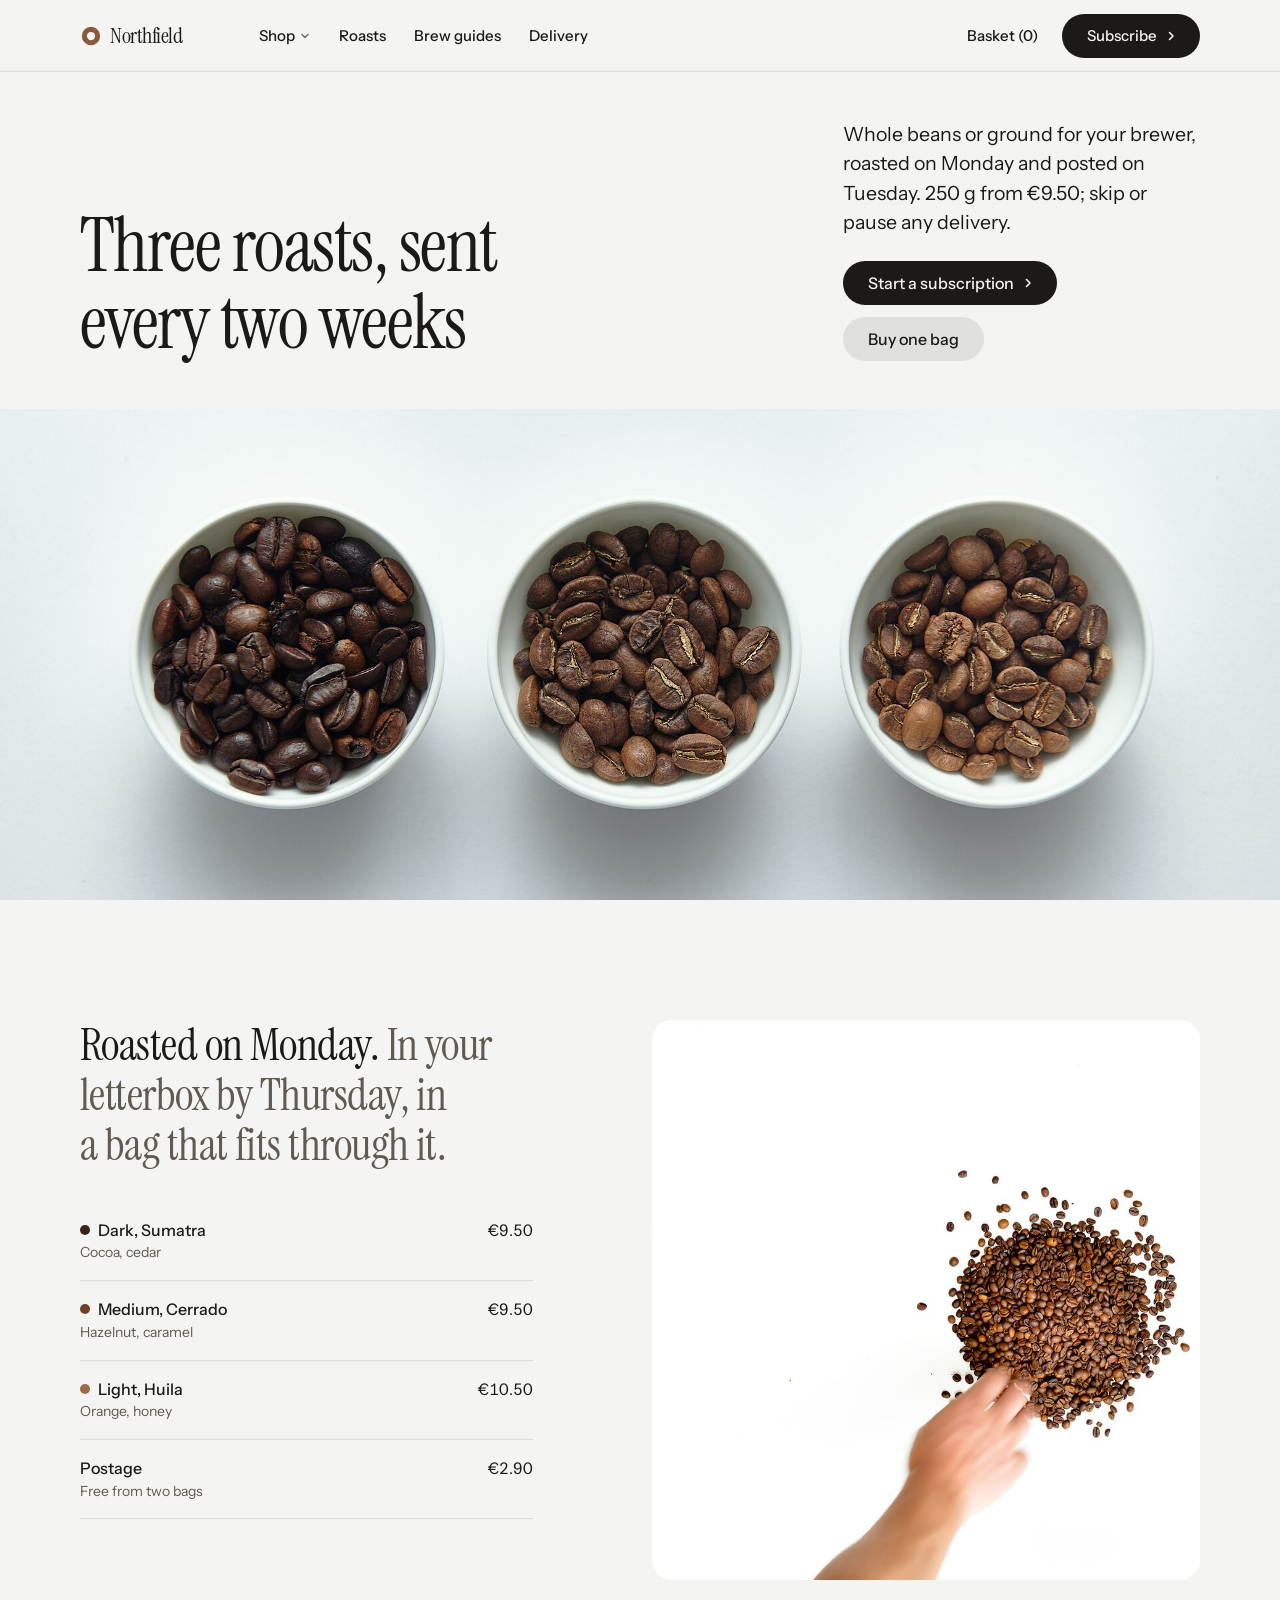
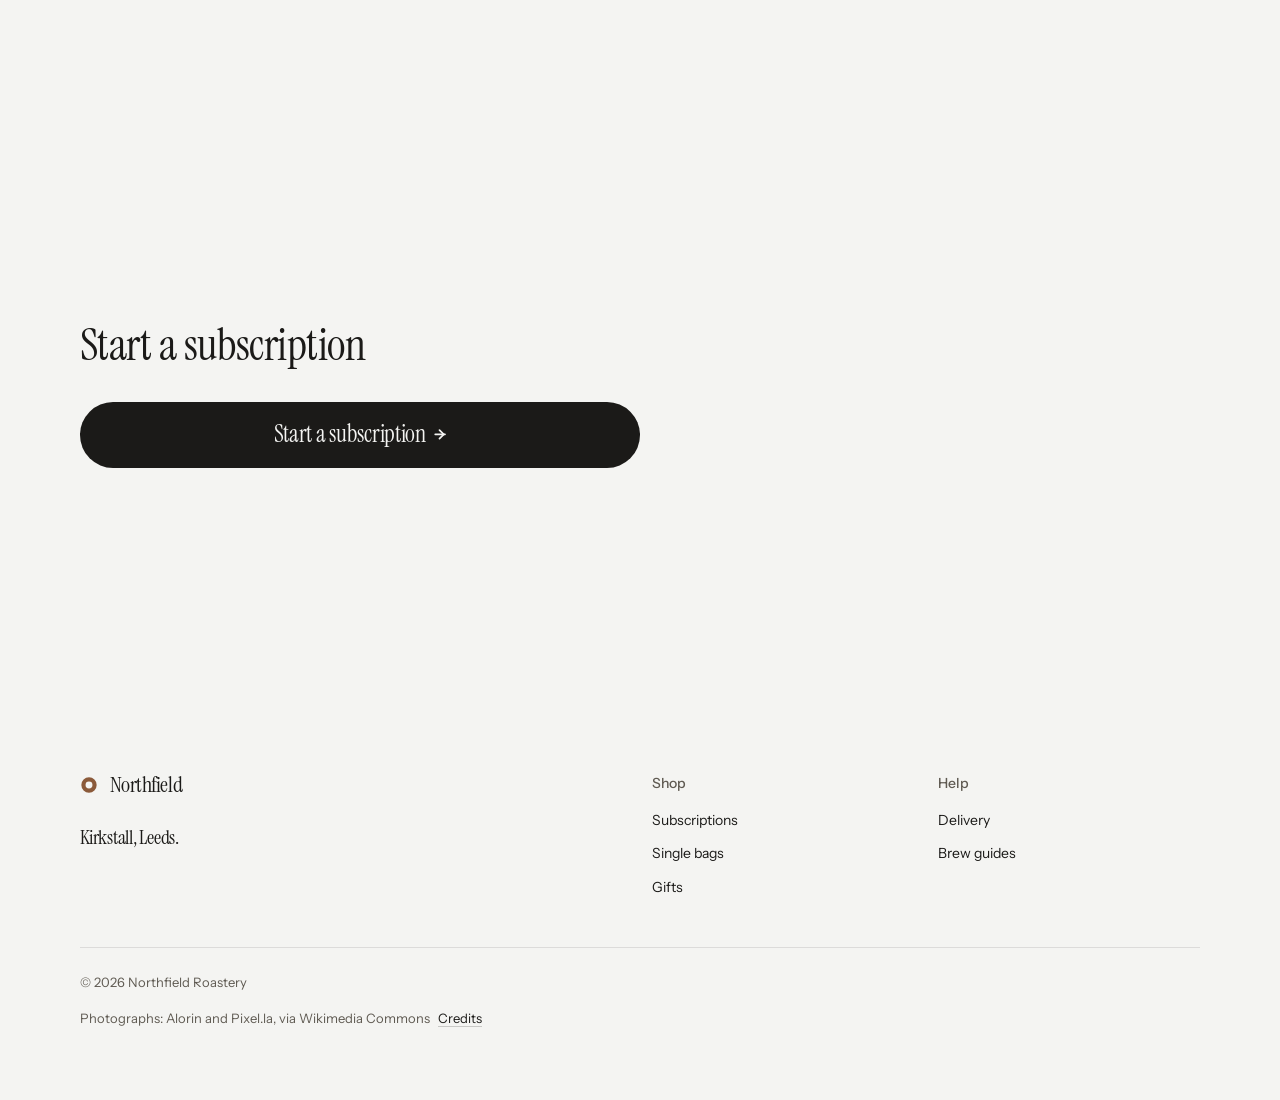
<file: assets/layout/hero-product.html>
<!doctype html>
<!-- layout v4 demo: hero-product (references/layout-v4.md, heroes.json "product"). type: product. fonts: instrument-serif. photo: a product line on a plain ground. -->
<html lang="en" data-type="product" data-radius="soft" data-ground="sand" data-buttons="pill">
<head>
<meta charset="utf-8">
<meta name="viewport" content="width=device-width, initial-scale=1">
<meta name="site-kind" content="other">
<title>Northfield Roastery: three roasts of coffee beans</title>
<meta name="description" content="Coffee beans by subscription: three roasts, roasted on Monday and posted on Tuesday. 250 g from €9.50.">
<link rel="preconnect" href="https://fonts.googleapis.com"><link rel="preconnect" href="https://fonts.gstatic.com" crossorigin>
<link href="https://fonts.googleapis.com/css2?family=Instrument+Serif&family=Instrument+Sans:wdth,wght@75..100,400..700&display=swap" rel="stylesheet">
<link rel="stylesheet" href="../system.css">
<link rel="stylesheet" href="../ui/cards.css">
<link rel="stylesheet" href="layout.css">
<style>
:root {
  --p-bg: #f4f4f2; --p-surface: #e9e9e6; --p-ink: #1b1a18; --p-muted: #5f5a52;
  --p-accent: #8b5a3a; --p-accent-ink: #ffffff; --p-action: #1b1a18; --p-action-ink: #f4f4f2;
  --p-inv-bg: #1b1a18; --p-inv-surface: #262421; --p-inv-ink: #f4f4f2; --p-inv-muted: #b0a99e;
  --p-inv-accent: #d39a74; --p-inv-accent-ink: #1b1a18; --p-inv-action: #f4f4f2; --p-inv-action-ink: #1b1a18;
  --font-display: "Instrument Serif", Georgia, serif; --font-text: "Instrument Sans", system-ui, sans-serif;
  --display-weight: 400; --display-tracking: -0.012em; --display-tracking-xl: -0.02em; --ly-scale: 1.12;
}
.use__photo { position: relative; overflow: hidden; border-radius: var(--r-lg); height: min(560px, var(--ly-fit)); }
.use__photo img { position: absolute; inset: 0; width: 100%; height: 100%; object-fit: cover; object-position: 70% 50%; }
.roast { display: inline-block; width: 10px; height: 10px; border-radius: 50%; margin-right: var(--s-2); vertical-align: 1px; }
.rows .rows__name small { display: block; font-weight: 400; color: var(--muted); font-size: var(--t-small); }
@media (max-width: 639px) { .hero--product .hero__stage { aspect-ratio: 4 / 3; } }
@media (max-width: 1023px) { .use__photo { height: auto; aspect-ratio: 4 / 3; margin-top: var(--s-7); } }
</style>
</head>
<body>
<header class="nav">
  <div class="wrap nav__bar">
    <a class="nav__logo" href="#top"><span class="mark" data-mark="ring" aria-hidden="true"></span>Northfield</a>
    <nav class="nav__links" aria-label="Main">
      <div class="nav__item">
        <a class="nav__link" href="#use">Shop <svg class="chev" viewBox="0 0 12 12" aria-hidden="true"><path d="M3 4.5l3 3 3-3" fill="none" stroke="currentColor" stroke-width="1.5" stroke-linecap="round" stroke-linejoin="round"/></svg></a>
        <div class="nav__menu">
          <div class="wrap grid">
            <div class="menu-col span-3"><p class="t-label">Subscribe</p><a href="#use">Every two weeks<span>250 g or 500 g a delivery</span></a><a href="#use">As a gift<span>Three, six or twelve months</span></a></div>
            <div class="menu-col span-3"><p class="t-label">Single bags</p><a href="#use">The three roasts<span>From €9.50 for 250 g</span></a><a href="#use">Decaf<span>Sugar-cane process, Colombia</span></a></div>
          </div>
        </div>
      </div>
      <div class="nav__item"><a class="nav__link" href="#use">Roasts</a></div>
      <div class="nav__item"><a class="nav__link" href="#use">Brew guides</a></div>
      <div class="nav__item"><a class="nav__link" href="#use">Delivery</a></div>
    </nav>
    <div class="nav__actions">
      <a class="nav__link" href="#use">Basket (0)</a>
      <a class="btn btn--primary" href="#use">Subscribe</a>
    </div>
    <button class="nav__toggle" type="button" aria-expanded="false" aria-label="Menu"><svg width="18" height="18" viewBox="0 0 18 18" aria-hidden="true"><path d="M2 5h14M2 13h14" stroke="currentColor" stroke-width="1.6" stroke-linecap="round"/></svg></button>
  </div>
</header>

<main id="top">
  <section class="hero hero--product" data-enter aria-labelledby="hero-h">
    <div class="wrap"><div class="hero-text hero__in">
      <div class="hero__head">
        <div>
          <h1 id="hero-h">Three roasts, sent every two weeks</h1>
          <p class="hero__lead">Whole beans or ground for your brewer, roasted on Monday and posted on Tuesday. 250 g from €9.50; skip or pause any delivery.</p>
        </div>
        <div class="btn-row"><a class="btn btn--primary" href="#use">Start a subscription</a><a class="btn btn--secondary" href="#use">Buy one bag</a></div>
      </div>
      <div class="hero__stage">
        <img src="img/photo-c70.jpg" alt="Three white bowls of coffee beans in a row, dark, medium and light roast, seen from above" style="--ly-pos: 50% 50%" fetchpriority="high">
      </div>
    </div></div>
  </section>

  <section class="section" id="use" aria-labelledby="use-h">
    <div class="wrap grid grid--middle">
      <div class="span-5">
        <div class="section-head">
          <h2 id="use-h">Roasted on Monday. <span class="muted">In your letterbox by Thursday, in a bag that fits through it.</span></h2>
        </div>
        <ul class="rows">
          <li><span class="rows__name"><span class="roast" style="background:#3a2418" aria-hidden="true"></span>Dark, Sumatra<small>Cocoa, cedar</small></span><span class="rows__value">€9.50</span></li>
          <li><span class="rows__name"><span class="roast" style="background:#6b4228" aria-hidden="true"></span>Medium, Cerrado<small>Hazelnut, caramel</small></span><span class="rows__value">€9.50</span></li>
          <li><span class="rows__name"><span class="roast" style="background:#9a6a46" aria-hidden="true"></span>Light, Huila<small>Orange, honey</small></span><span class="rows__value">€10.50</span></li>
          <li><span class="rows__name">Postage<small>Free from two bags</small></span><span class="rows__value">€2.90</span></li>
        </ul>
      </div>
      <div class="span-6 start-7">
        <div class="use__photo"><img src="img/photo-beans-hand.jpg" alt="A hand reaching for a heap of roasted coffee beans on a white table" loading="lazy"></div>
      </div>
    </div>
  </section>
</main>

<footer class="footer closing" aria-labelledby="close-h">
  <div class="wrap">
    <div class="closing__cta close--type">
      <div class="section-head"><h2 id="close-h">Start a subscription</h2></div>
      <a class="btn btn--primary btn--xl" href="#use">Start a subscription<svg class="m-arrow" viewBox="0 0 12 12" aria-hidden="true"><path class="m-arrow__stem" d="M1 6h8"/><path class="m-arrow__head" d="M4.5 2.5 8 6l-3.5 3.5"/></svg></a>
    </div>
    <div class="closing__links">
      <div class="grid">
        <div class="span-6 stack-5">
          <a class="nav__logo" href="#top"><span class="mark" data-mark="ring" aria-hidden="true"></span>Northfield</a>
          <p class="footer__lede">Kirkstall, Leeds.</p>
        </div>
        <div class="span-3 start-7 footer__col"><h4>Shop</h4><ul><li><a href="#use">Subscriptions</a></li><li><a href="#use">Single bags</a></li><li><a href="#use">Gifts</a></li></ul></div>
        <div class="span-3 footer__col"><h4>Help</h4><ul><li><a href="#use">Delivery</a></li><li><a href="#use">Brew guides</a></li></ul></div>
      </div>
      <div class="footer__legal">
        <span>&copy; 2026 Northfield Roastery</span>
        <details class="credits"><summary>Photographs: Alorin and Pixel.la, via Wikimedia Commons</summary><p>Three bowls of beans by Alorin (CC BY 4.0); beans and hand by www.Pixel.la Free Stock Photos (CC0); both via Wikimedia Commons.</p></details>
      </div>
    </div>
  </div>
</footer>
<script type="module" src="../system.js"></script>
<script type="module" src="layout.js"></script>
</body>
</html>
</file>
<file: assets/system.css>
/*
  taste-skill system.css - the one system for the page. Link it first, then assets/ui/cards.css (the
  feature card, its panel and the fragment placements), then set the palette (--p-*), the fonts and
  the radius set on :root in the page (node scripts/start.mjs prints that block).
  Do not add a second grid, spacing scale, type scale, radius scale, button or card style.
*/

/* ---------------------------------------------------------------- tokens */
:root {
  /* palette (hex only; fx.js reads --bg --surface --ink --muted --accent --accent-ink) */
  --p-bg: #ffffff;
  --p-surface: #f4f4f4;
  --p-ink: #111111;
  --p-muted: #6b6b6b;
  --p-accent: #1a4be0;
  --p-accent-ink: #ffffff;
  --p-action: #1a4be0;      /* buttons, links, focus: the accent, or the ink when the accent is too pale */
  --p-action-ink: #ffffff;
  --p-inv-bg: #111111;
  --p-inv-surface: #1c1c1c;
  --p-inv-ink: #f4f4f4;
  --p-inv-muted: #a3a3a3;
  --p-inv-accent: #ffffff;
  --p-inv-accent-ink: #111111;
  --p-inv-action: #ffffff;
  --p-inv-action-ink: #111111;
  /* the lit ground behind UI and in the closing band (references/cards.md), one per page, tech pages only
     (none on kind other, which is flat): <html data-ground="sand|sky|sage|painting">. system.js gives it to every ground
     that holds UI, on light and dark pages alike; --hue on one panel changes only its accent */
  --ground-bg: #d9ccb7; --ground-surface: #e9e0d2; --ground-ink: #2a2622; --ground-muted: #5a534a; --ground-accent: #a8794a;

  /* fonts */
  --font-display: system-ui, -apple-system, "Segoe UI", sans-serif;
  --font-text: system-ui, -apple-system, "Segoe UI", sans-serif;
  --font-mono: ui-monospace, "SFMono-Regular", Menlo, Consolas, monospace;
  --display-weight: 400;    /* headlines 400; 500 on a tech page (software, gaming, hardware) */
  --display-tracking: -0.025em;

  /* the page rhythm (references/layout-v4.md): one section per screen. The header is fixed and
     --nav tall; every section is padded --padt above and --padb (plus the phone action bar, --bar)
     below, and is exactly one or two screens tall (--h: 1 or 2; --hm on a phone). The hero's words
     start --hgap under the header and its content ends --hpadb above the fold. */
  --nav: 72px;
  --padt: 120px;
  --padb: 72px;
  --hgap: 48px;
  --hpadb: 64px;
  --bar: 0px;
  /* grid: one .wrap (alias .container) for the header, every section and the footer, the same
     --gut on both sides: 1280 wide at x 80-1360 at 1440, 342 at x 24-366 at 390 */
  --container: 1280px;
  --gut: 80px;
  --pad: var(--gut);
  --gutter: 24px;

  /* spacing: 4/8 scale */
  --s-1: 4px;  --s-2: 8px;  --s-3: 12px; --s-4: 16px; --s-5: 24px;
  --s-6: 32px; --s-7: 48px; --s-8: 64px; --s-9: 96px; --s-10: 128px;
  --section: 40px;      /* only a .section outside main (the kit's demo pages); every main > section and
                           footer.closing take --padt and --padb */
  --section-band: 56px; /* the same for an older footer outside footer.closing */
  --head-gap: 48px;     /* the one heading-to-content gap, 32 on a phone (layout.css reads it as --ly-head-gap) */
  --card-pad: 16px;     /* card padding (cards.css sets its own for cards with a panel) */
  --card-gap: 16px;     /* gap between cards */

  /* type scale (the only sizes on the page) */
  --t-label: 13px;
  --t-small: 14px;
  --t-body: 16px;
  --t-lead: 18px;
  --t-card: 18px;
  --t-h3: 24px;
  /* straight lines from the phone size at 390 to the desktop size at 1440 (system.md's table) */
  --t-h2: clamp(30px, 1.72vw + 23.3px, 48px);
  --t-h1: clamp(38px, 3.24vw + 25.4px, 72px);
  /* a big number stays a step under the h2 (VI-11): 38 at 1440, 28 at 390, so it never reads as a
     section heading; a stats row and a price set their own, smaller still */
  --t-stat: clamp(28px, .952vw + 24.29px, 38px);

  /* radius: one scale (soft by default; data-radius on <html> switches it) */
  --r-sm: 8px;  --r-md: 12px; --r-lg: 20px; --r-btn: 8px;

  /* controls (fixed here; a page never adds its own) */
  --btn-h: 44px;
  --btn-h-sm: 36px;
  --nav-h: var(--nav);  /* the older name, kept for the kit's files */
  --icon: 16px;         /* small icons: socials, menu chevrons, mono brand marks */

  /* motion: the one UI ease-out (motion.css --m-ease and ui/base.css --u-ease read it; references/motion.md) */
  --ease: cubic-bezier(.2, .8, .2, 1);
  --dur: 180ms;
}
html[data-radius="sharp"] { --r-sm: 4px; --r-md: 6px;  --r-lg: 8px;  --r-btn: 4px; }
html[data-radius="soft"]  { --r-sm: 8px; --r-md: 12px; --r-lg: 20px; --r-btn: 8px; }
html[data-radius="round"] { --r-sm: 10px; --r-md: 16px; --r-lg: 24px; --r-btn: 999px; }
/* the four lit grounds (references/cards.md); sand is the default above. painting goes with
   painterly-landscape (x.ai's daylight sky over olive hills) */
html[data-ground="sky"]      { --ground-bg: #c6d3df; --ground-surface: #d6e0e9; --ground-ink: #25303a; --ground-muted: #4d5964; --ground-accent: #3f6a92; }
html[data-ground="sage"]     { --ground-bg: #cdd6c6; --ground-surface: #dce3d6; --ground-ink: #262d24; --ground-muted: #535b51; --ground-accent: #6c8e63; }
html[data-ground="painting"] { --ground-bg: #79a8d6; --ground-surface: #a6c4e2; --ground-ink: #16212c; --ground-muted: #273949; --ground-accent: #9c9b3c; }
/* cards.css takes its card and panel radii from this scale */
html[data-radius] .card { --c-r: var(--r-lg); }
html[data-radius] .panel { --p-r: var(--r-md); }

/* a phone: the header 56, the sections padded 96 / 48, the hero's words 40 under the header and its
   content ending 24 above the fold, 24 at both sides, 12 between columns */
@media (max-width: 639px) {
  :root { --nav: 56px; --padt: 96px; --padb: 48px; --hgap: 40px; --hpadb: 24px; --gut: 24px; --gutter: 12px; --card-gap: 12px; --head-gap: 32px; }
}
@media (min-width: 640px) {
  :root { --gut: 48px; --section: 48px; --section-band: 72px; --card-pad: 24px; }
}
@media (min-width: 1024px) {
  :root { --gut: 80px; --section: 56px; --section-band: 96px; --card-gap: 24px;
          --t-lead: 20px; --t-card: 20px; --t-h3: 28px; }
  /* a place (and a local service): the 1200 column at x 120-1320 */
  html[data-type="place"] { --gut: 120px; --container: 1200px; }
}
/* a place (VI-06, ST-96, PH-23): its own smaller type (h1 48/53 and 32/37, h2 32/40 and 24/30, titles
   and the sub-line 20 and 18), the Recipe 3 hero's gap under its photograph (40, 24 on a phone),
   square photographs and cards and 2px buttons, whatever data-radius and data-buttons say */
:root[data-type="place"] {
  --hgap: 40px;
  --t-h1: clamp(32px, 1.524vw + 26.06px, 48px);
  --t-h2: clamp(24px, .762vw + 21px, 32px);
  --t-h3: clamp(20px, .381vw + 18.51px, 24px);
  --r-sm: 2px; --r-md: 0px; --r-lg: 0px; --r-btn: 2px;
}
:root[data-type="place"] :is(h1, .t-h1) { line-height: 1.104; }
:root[data-type="place"] :is(h2, .t-h2) { line-height: 1.25; }
@media (max-width: 639px) {
  :root[data-type="place"] { --hgap: 24px; }
  :root[data-type="place"] :is(h1, .t-h1) { line-height: 1.156; }
}

/* ---------------------------------------------------------------- grounds (at most three) */
:root, .ground-base {
  --bg: var(--p-bg); --surface: var(--p-surface); --ink: var(--p-ink); --muted: var(--p-muted);
  --accent: var(--p-accent); --accent-ink: var(--p-accent-ink); --card: var(--p-surface);
  --action: var(--p-action); --action-ink: var(--p-action-ink);
}
.ground-surface {
  --bg: var(--p-surface); --surface: var(--p-bg); --ink: var(--p-ink); --muted: var(--p-muted);
  --accent: var(--p-accent); --accent-ink: var(--p-accent-ink); --card: var(--p-bg);
  --action: var(--p-action); --action-ink: var(--p-action-ink);
}
.ground-inverse {
  --bg: var(--p-inv-bg); --surface: var(--p-inv-surface); --ink: var(--p-inv-ink); --muted: var(--p-inv-muted);
  --accent: var(--p-inv-accent); --accent-ink: var(--p-inv-accent-ink); --card: var(--p-inv-surface);
  --action: var(--p-inv-action); --action-ink: var(--p-inv-action-ink);
}
:root, .ground-base, .ground-surface, .ground-inverse {
  --line: color-mix(in oklab, var(--ink) 11%, transparent);
  --line-strong: color-mix(in oklab, var(--ink) 20%, transparent);
  /* effects (fx.js) and UI fragments (assets/ui) take the colours of the ground they sit on */
  --fx-bg: var(--bg); --fx-surface: var(--surface); --fx-ink: var(--ink); --fx-muted: var(--muted);
  --fx-accent: var(--accent); --fx-accent-ink: var(--accent-ink);
  --ui-font: var(--font-text); --ui-mono: var(--font-mono); --ui-radius: var(--r-md);
}
.ground-base, .ground-surface, .ground-inverse { background: var(--bg); color: var(--ink); }

/* ---------------------------------------------------------------- base */
*, *::before, *::after { box-sizing: border-box; }
/* an anchor lands on the section's top (the judge's frame): the fixed header covers --nav of its --padt */
html { -webkit-text-size-adjust: 100%; scroll-padding-top: 0; scroll-behavior: auto; margin: 0; }
body {
  margin: 0; background: var(--bg); color: var(--ink);
  font: 400 var(--t-body)/1.55 var(--font-text);
  -webkit-font-smoothing: antialiased; text-rendering: optimizeLegibility; overflow-x: clip;
}
img, svg, video, canvas { display: block; max-width: 100%; }
/* hidden means hidden, also on an img the line above makes a block (a menu tab's photograph, a peek photograph) */
[hidden] { display: none !important; }
img, video { height: auto; }
a { color: inherit; text-decoration: none; }
button { font: inherit; color: inherit; }
h1, h2, h3, h4, p, ul, ol, figure, blockquote { margin: 0; }
ul, ol { padding: 0; list-style: none; }
h1, h2, h3, h4 {
  font-family: var(--font-display); font-weight: var(--display-weight);
  letter-spacing: var(--display-tracking); text-wrap: balance; overflow-wrap: break-word;
  /* a long word (a German compound at 390) breaks at a syllable with a hyphen, in the language of <html lang>;
     only words of 10 letters or more, 4 at least on each side, so a short English heading never breaks */
  hyphens: auto; -webkit-hyphens: auto; hyphenate-limit-chars: 10 4 4;
}
h1, .t-h1 { font-size: var(--t-h1); line-height: 1.04; }
h2, .t-h2 { font-size: var(--t-h2); line-height: 1.1; }
h3, .t-h3 { font-size: var(--t-h3); line-height: 1.2; }
h4, .t-card { font-family: var(--font-text); font-weight: 500; font-size: var(--t-card); line-height: 1.3; letter-spacing: -0.01em; }
p { text-wrap: pretty; }
.t-lead  { font-size: var(--t-lead); line-height: 1.5; }
.t-body  { font-size: var(--t-body); line-height: 1.55; }
.t-small { font-size: var(--t-small); line-height: 1.5; }
.t-label { font-size: var(--t-label); font-weight: 500; line-height: 1.4; letter-spacing: 0.01em; }
.t-stat  { font-family: var(--font-display); font-weight: var(--display-weight); font-size: var(--t-stat);
           line-height: 1; letter-spacing: var(--display-tracking); font-variant-numeric: tabular-nums; }
.muted { color: var(--muted); }
.mono  { font-family: var(--font-mono); }
.measure { max-width: 62ch; }
:focus-visible { outline: 2px solid var(--action); outline-offset: 2px; border-radius: 2px; }
::selection { background: color-mix(in oklab, var(--accent) 30%, transparent); }

/* ---------------------------------------------------------------- grid */
.wrap, .container { width: min(100% - 2 * var(--gut), var(--container)); margin-inline: auto; padding-inline: 0; }
.grid { display: grid; grid-template-columns: repeat(12, minmax(0, 1fr)); column-gap: var(--gutter); row-gap: var(--card-gap); }
.grid > * { min-width: 0; grid-column: 1 / -1; }
.section { padding-block: var(--section); }

/* ---------------------------------------------------------------- one section per screen
   The page is a stack of screens. Framed at scrollY = k x the screen height, a shot shows exactly one
   section: the hero alone on the first screen, every other section (and footer.closing, the close and
   the footer in one) exactly one or two screens tall, its h2 first, --padt under its top. Heights
   and padding do it: no pinning, snapping or script.
     <section class="section" id=".." style="--h: 2">     (2 screens; --hm sets a phone's count alone)
       <div class="wrap"> the h2 first, then the content </div>     (the one in-flow child)
     </section>
   A layer (a full-bleed photograph or ground behind the words) is an <img class="layer" aria-hidden="true">
   beside the .wrap. Content must fit: one screen holds 708px of content at 1440x900 (900 - 120 - 72),
   two hold 1,608 (the second screen's part starts --padt under its top with .g2). From 640 to 1279 a
   section keeps at least its screens and grows past them rather than overlap the next. */
main > :is(section, .section), footer.closing {
  position: relative; box-sizing: border-box;
  height: calc(var(--h, 1) * 100vh); height: calc(var(--h, 1) * 100svh);
  padding: var(--padt) 0 calc(var(--padb) + var(--bar));
}
main > :is(section, .section) > :is(.wrap, .container), footer.closing > .wrap { position: relative; z-index: 1; height: 100%; }
main > :is(section, .section) > :is(.wrap, .container):not(.grid) { display: flex; flex-direction: column; }
/* a .wrap that is the section's grid too (class="wrap grid"): its rows start at the top */
main > :is(section, .section) > :is(.wrap, .container).grid { align-content: start; }
/* .fill: the block that takes what the screen leaves under the heading (a photograph, a frame) */
main > :is(section, .section) > .wrap > .fill { flex: 1 1 0; min-height: 0; }
/* two screens as two groups: row 1 the h2 and the first group, row 2 the rest (no second h2), starting
   --padt under the second screen's top, so the second shot looks like any other section */
main > :is(section, .section).g2, footer.closing.g2 { --h: 2; }
main > :is(section, .section).g2 > :is(.wrap, .container), footer.closing.g2 > .wrap { display: grid; grid-template-rows: minmax(0, 1fr) minmax(0, 1fr); row-gap: calc(var(--padt) + var(--padb) + var(--bar)); }
main > :is(section, .section).g2 > :is(.wrap, .container) > *, footer.closing.g2 > .wrap > * { min-height: 0; align-self: start; }
main > :is(section, .section).g2 > :is(.wrap, .container) > :is(.group, .fill) { align-self: stretch; }
/* a group: one screen's part of a .g2 section (its h2 and first rows, or the rest) */
.group { display: flex; flex-direction: column; min-height: 0; }
/* each screen's card row runs down to that screen's foot (the cards stretch, their panels grow), so
   the second screen of a .g2 is never a short row over an empty ground; both rows end on the same line */
@media (min-width: 1024px) {
  main > :is(section, .section).g2 > .wrap > .grid:last-child,
  main > :is(section, .section).g2 > .wrap > .group > .grid:last-child { align-self: stretch; flex: 1 1 auto; min-height: 0; }
}
.group > .fill { flex: 1 1 0; min-height: 0; }
@media (min-width: 640px) and (max-width: 1279px) {
  main > :is(section, .section):not(.hero, .section--hero), footer.closing {
    height: auto; min-height: calc(var(--h, 1) * 100vh); min-height: calc(var(--h, 1) * 100svh);
  }
  /* the section is a column and its .wrap takes all of it, so a .fill (a photograph, a frame) still
     grows to the section's foot (a min-height percentage would not resolve, leaving it at its least) */
  /* :where() keeps it at no weight, so a page's own phone- or tablet-only hiding (section.desk-only { display: none }) wins */
  :where(main > :is(section, .section):not(.hero, .section--hero), footer.closing) { display: flex; flex-direction: column; }
  main > :is(section, .section):not(.hero, .section--hero) > :is(.wrap, .container), footer.closing > .wrap { flex: 1 0 auto; height: auto; min-height: 0; }
}
/* a phone: lvh (the screen with its bars hidden) for every section but the hero; --hm when stacking
   makes the content taller than the desktop count */
@media (max-width: 639px) {
  /* at least its screens, never less: content a screen cannot hold makes the section taller (the rhythm
     check then asks for --hm: 2 or less content); a fixed height would lay its last rows over the next
     section, the fault the phone shots showed most (a list under the closing heading and its button) */
  main > :is(section, .section):not(.hero, .section--hero), footer.closing {
    height: auto; min-height: calc(var(--hm, var(--h, 1)) * 100vh); min-height: calc(var(--hm, var(--h, 1)) * 100lvh);
  }
  /* one grid row at least the screens tall that grows with the .wrap's content: the .wrap is stretched to
     it, so its .fill and its two groups still share a definite height */
  /* (at no weight, as on the tablet: a page's own section.desk-only { display: none } still hides it) */
  :where(main > :is(section, .section):not(.hero, .section--hero):has(> :is(.wrap, .container)), footer.closing) {
    display: grid; grid-template-columns: minmax(0, 1fr); grid-template-rows: 1fr; grid-auto-rows: auto;
  }
  main > :is(section, .section):not(.hero, .section--hero) > :is(.wrap, .container), footer.closing > .wrap { height: auto; }
  main > :is(section, .section).g2m, footer.closing.g2m { --hm: 2; }
  main > :is(section, .section).g2m > :is(.wrap, .container), footer.closing.g2m > .wrap { display: grid; grid-template-rows: minmax(0, 1fr) minmax(0, 1fr); row-gap: calc(var(--padt) + var(--padb) + var(--bar)); }
  /* stacked in one, the two groups keep the open cards' 32px, so the first group's last panel never meets
     the next card's title */
  main > :is(section, .section).g2:not(.g2m) > :is(.wrap, .container) { display: flex; row-gap: var(--s-6); }
  /* what the two screens leave goes around the second group, so it opens below the header, not on the fold */
  main > :is(section, .section).g2:not(.g2m) > :is(.wrap, .container) > :last-child { margin-block: auto; }
  main > :is(section, .section).g2:not(.g2m) > :is(.wrap, .container) > * { align-self: stretch; }
}
/* a layer: the photograph or ground of a whole section, under its words, edge to edge */
main > :is(section, .section) > :is(img, video, canvas, picture).layer,
footer.closing > :is(img, video, canvas, picture).layer {
  position: absolute; inset: 0; z-index: 0; width: 100%; height: 100%; max-width: none; object-fit: cover; object-position: var(--pos, 50% 50%);
}
main > :is(section, .section) > picture.layer > img { width: 100%; height: 100%; object-fit: cover; }

/* the hero: exactly the first screen, the fixed header over its top. Its words start --hgap under the
   header (--photo adds a full-bleed photograph's height above them on a place); its content ends
   --hpadb above the fold, and nothing of the next section shows, at 1440, 1024, 820 and 390.
     <section class="hero hero--<type>"><div class="wrap"><div class="hero-text"> .. </div>[one strip]</div></section>
   .hero-text holds the whole composition (the words, and the picture or window beside or under them);
   one docked strip (logos, three facts) may follow it, at most 96px, desktop only. */
main > :is(.hero, .section--hero) {
  height: 100vh; height: 100svh; min-height: 0;
  padding: calc(var(--nav) + var(--photo, 0px) + var(--hgap)) 0 calc(var(--hpadb) + var(--bar));
}
:is(.hero, .section--hero) > .wrap { height: 100%; display: grid; grid-template-rows: minmax(0, 1fr) auto; row-gap: var(--s-7); }
:is(.hero, .section--hero) > .wrap > .hero-text { min-height: 0; }
/* a phone: the hero is at least the first screen and grows when a short phone (320x640) cannot hold its
   words, buttons and picture, so nothing of it lies over the next section or under the header */
@media (max-width: 639px) {
  main > :is(.hero, .section--hero) { height: auto; min-height: 100vh; min-height: 100svh; }
  main > :is(.hero, .section--hero):has(> :is(.wrap, .container)) { display: grid; grid-template-columns: minmax(0, 1fr); grid-template-rows: 1fr; grid-auto-rows: auto; }
  main > :is(.hero, .section--hero) > :is(.wrap, .container) { height: auto; }
}
:is(.hero, .section--hero) > .wrap > .hero-strip { grid-row: 2; max-height: 96px; }
@media (max-width: 639px) { :is(.hero, .section--hero) > .wrap > .hero-strip { display: none; } }
.section--hero .section-head { max-width: 860px; }
/* the starter's own hero (hero-split): the words on span-5 top-aligned, the picture on span-6 start-7
   as tall as the hero's content box (at most 716 at 1440x900); a phone stacks words, then the picture
   in what is left */
.hero-text.hero-split { height: 100%; align-items: stretch; }
.hero-split > .hero-copy { align-self: start; }
.hero-split > .hero-visual { position: relative; min-height: 0; height: 100%; }
@media (max-width: 1023px) {
  .hero-text.hero-split { display: flex; flex-direction: column; gap: var(--s-6); }
  .hero-split > .hero-visual { flex: 1 1 0; min-height: 200px; height: auto; }
}
.hero-copy > * + * { margin-top: var(--s-5); }
/* the h1 first in the words' column: its capitals start on the picture's top line, not the line box's
   (the leading above the capitals would put the words about 12px under the photograph's top) */
.hero-copy > h1:first-child { text-box: trim-start cap alphabetic; }
.hero-copy > .btn-row { margin-top: var(--s-6); }
/* three short facts at the foot of the words' column, on the picture's bottom line (no dead space
   under the buttons): <dl class="hero-facts"><div><dt>..</dt><dd>..</dd></div> x3</dl> */
@media (min-width: 1024px) {
  .hero-split > .hero-copy { height: 100%; display: flex; flex-direction: column; }
  .hero-split > .hero-copy > .hero-facts { margin-top: auto; }
}
.hero-facts { display: grid; grid-template-columns: repeat(3, minmax(0, 1fr)); gap: var(--s-5) var(--gutter); margin: 0; }
.hero-facts > div { display: grid; gap: var(--s-1); align-content: start; }
.hero-facts dt { font-size: var(--t-small); color: var(--muted); }
.hero-facts dd { margin: 0; font-weight: 500; }
@media (max-width: 1023px) { .hero-facts { display: none; } }
/* a notice line above the h1 (changed hours, a delivery cut-off): one line with a number, static,
   starting on the left line like the h1 under it */
.hero-notice { font-size: var(--t-small); font-weight: 500; color: var(--ink); }
.hero-notice b, .hero-notice strong { font-weight: 500; color: var(--accent); }
.hero-copy > .hero-notice + h1 { margin-top: var(--s-5); }

/* a phone: open tiles from a row of three or four (rooms, goods, beans) go two-up, an odd last one
   across the row, so a row of three fits one 844px screen (stacked one under another they need two) */
@media (max-width: 639px) {
  .grid > .tile:is(.span-3, .span-4) { grid-column: auto / span 6; }
  .grid > .tile:is(.span-3, .span-4):nth-child(odd of .tile):nth-last-child(1 of .tile) { grid-column: 1 / -1; }
  .grid > .tile:is(.span-3, .span-4) .tile__head { flex-wrap: wrap; gap: 0 var(--s-2); }
}
/* a phone: open cards (words on the ground, the panel under them) stacked one under another keep 32px
   between a panel's foot and the next card's title, so a title never reads as the panel's caption */
@media (max-width: 639px) { .grid:has(> .card--open) { row-gap: var(--s-6); } }
/* a phone stacks a two-screen section's four open tiles into its two screens: their panels take 180px (a wide
   crop), so the h2 and the first two tiles of two lines each end on the first screen and the four inside both,
   not a third of a screen past. A page that sets its group's own --p-h (#features .panel) sets its phone value
   too, as the starter does */
@media (max-width: 639px) { main > :is(section, .section).g2 .card--open > .panel { --p-h: 180px; } }
/* spans: desktop >= 1024. Tablet 640-1023: text cards on span-3 and span-6 go two-up; cards with a
   panel (a visual needs the width; the one exception is a span-6 pair, below)
   and everything else (split text and visuals, span-4 cards, span-5/7/8 blocks) take the full row, so a split stacks and no row is left half empty. Phone < 640: one column. */
@media (min-width: 640px) and (max-width: 1023px) {
  .grid > .card.span-3:not(:has(> .panel)), .grid > .card.span-6:not(:has(> .panel)) { grid-column: auto / span 6; }
  /* the one exception with a panel: a 2x2 (or a pair) of span-6 cards stays two-up from 720px (a panel
     of about 310px and more, wide enough for a kit fragment), so four cards take one or two screens
     at 768-820 instead of a card per row (four stacked panels run past two screens). Split cards and
     every other span keep the full row. Under 720 a card per row. */
  @media (min-width: 720px) {
    .grid > .card.span-6:has(> .panel):not(.card--split) { grid-column: auto / span 6; }
    .grid > .card.span-6:has(> .panel):not(.card--split):nth-child(odd of .card.span-6):nth-last-child(1 of .card.span-6) { grid-column: 1 / -1; }
  }
  /* open tiles (rooms, models, people, a photo pair) go two-up; an odd last one takes the row */
  .grid > .tile:is(.span-3, .span-4, .span-6) { grid-column: auto / span 6; }
  .grid > .tile:is(.span-3, .span-4, .span-6):nth-child(odd of .tile):nth-last-child(1 of .tile) { grid-column: 1 / -1; }
}
@media (min-width: 1024px) {
  .span-2  { grid-column: auto / span 2; }
  .span-3  { grid-column: auto / span 3; }
  .span-4  { grid-column: auto / span 4; }
  .span-5  { grid-column: auto / span 5; }
  .span-6  { grid-column: auto / span 6; }
  .span-7  { grid-column: auto / span 7; }
  .span-8  { grid-column: auto / span 8; }
  .span-9  { grid-column: auto / span 9; }
  .span-10 { grid-column: auto / span 10; }
  .span-12 { grid-column: auto / span 12; }
  .start-1 { grid-column-start: 1; } .start-2 { grid-column-start: 2; } .start-3 { grid-column-start: 3; }
  .start-5 { grid-column-start: 5; } .start-6 { grid-column-start: 6; } .start-7 { grid-column-start: 7; }
  .start-4 { grid-column-start: 4; } .start-8 { grid-column-start: 8; } .start-9 { grid-column-start: 9; }
  .start-10 { grid-column-start: 10; }
  /* a split is top-aligned: the words' first line and the picture's top on one line (never centred
     against each other, never mirrored: text left, the visual right, on every split of the page) */
  .grid--middle, .grid--top { align-items: start; }
}
/* card rows: every card in a row the same height (a plain .grid stretches them) */
.grid:is(.grid--middle, .grid--top) > .card { align-self: stretch; }
/* 1024-1279: a span-4 card's panel would be about 220px wide, too narrow for real UI. Cards with a
   panel on span-4 go two-up, a span-8 one takes the row, and an odd last one takes the row too
   (steps, proof row: two, then one wide; bento: the wide card, then the four small ones two by two) */
@media (min-width: 1024px) and (max-width: 1279px) {
  .grid > .card.span-4:has(> .panel) { grid-column: auto / span 6; }
  .grid > .card.span-8:has(> .panel),
  .grid > .card.span-4:has(> .panel):nth-child(odd of .card.span-4):nth-last-child(1 of .card.span-4) { grid-column: 1 / -1; }
}

/* ---------------------------------------------------------------- section heading */
.section-head { max-width: 760px; margin-bottom: var(--head-gap); display: grid; gap: var(--s-4); }
/* every heading starts on the left line (a centred head among left ones reads as a mistake): the
   old centred head is left-aligned too */
.section-head--center { text-align: left; justify-items: start; }
/* a head row: the h2 (and its line) left, one link or the section's button at the right line */
.section-head--split { max-width: none; display: flex; align-items: end; justify-content: space-between; gap: var(--s-5); flex-wrap: wrap; }
.section-head--split > div { display: grid; gap: var(--s-4); max-width: 760px; }
.section-head p { color: var(--ink); font-size: var(--t-lead); line-height: 1.5; max-width: 60ch; }
.section-head--row { max-width: none; display: flex; align-items: end; justify-content: space-between; gap: var(--s-5); flex-wrap: wrap; }
.section-head--row > div { display: grid; gap: var(--s-4); max-width: 760px; }
/* the hero row (hero-product, hero-cycle): the h1 and its line left, the buttons right, across 1280 */
.section--hero .section-head--row { max-width: none; }

/* ---------------------------------------------------------------- buttons (one pair, a dealt look)
   One pair a page, .btn--primary and .btn--secondary, in the look dealt with the page (sections.md)
   and set once on <html data-buttons>; the markup never changes:
     solid  filled primary, outlined secondary, the radius scale (Figma; the default)
     pill   pills, a chevron after the primary's label, a tinted secondary (x.ai)
     tonal  the radius scale, a tinted secondary with no outline (Linear, Vercel)
     arrow  an arrow after the primary's label; the secondary is a text link with an arrow (Stripe)
     block  near-square corners, 48px tall; the secondary is an underlined text link (shops, hotels) */
.btn {
  display: inline-flex; align-items: center; justify-content: center; gap: var(--s-2);
  height: var(--btn-h); padding: 0 var(--s-5); border-radius: var(--r-btn); border: 1px solid transparent;
  font: 500 var(--t-body)/1 var(--font-text); letter-spacing: 0; white-space: nowrap; cursor: pointer;
  transition: background-color var(--dur) var(--ease), color var(--dur) var(--ease), border-color var(--dur) var(--ease), text-decoration-color var(--dur) var(--ease);
}
.btn--primary { background: var(--action); color: var(--action-ink); }
.btn--primary:hover { background: color-mix(in oklab, var(--action) 86%, var(--ink)); }
/* an inverted primary (the action is the ground's ink: a brand band, a lit ground): its hover steps toward the ground, as the filled one steps toward the ink */
.ground-brand .btn--primary:hover { background: color-mix(in oklab, var(--action) 88%, var(--bg)); }
/* the ground's own colour with a clear border: never grey on grey, readable on an effect too */
.btn--secondary { background: var(--bg); color: var(--ink); border-color: var(--line-strong); }
.btn--secondary:hover { background: color-mix(in oklab, var(--bg) 94%, var(--ink)); border-color: color-mix(in oklab, var(--ink) 35%, transparent); }
.btn--sm { height: var(--btn-h-sm); padding: 0 var(--s-4); font-size: var(--t-small); }
html[data-buttons="pill"] { --r-btn: 999px; }
html[data-buttons="block"] { --r-btn: 2px; --btn-h: 48px; }
html:is([data-buttons="pill"], [data-buttons="tonal"]) .btn--secondary { background: color-mix(in oklab, var(--ink) 8%, var(--bg)); border-color: transparent; }
html:is([data-buttons="pill"], [data-buttons="tonal"]) .btn--secondary:hover { background: color-mix(in oklab, var(--ink) 14%, var(--bg)); border-color: transparent; }
/* arrow and block: the secondary is a text link at the button's height (no box: one button look) */
html:is([data-buttons="arrow"], [data-buttons="block"]) .btn--secondary {
  background: none; border-color: transparent; padding-inline: var(--s-2);
  text-decoration: underline; text-underline-offset: 4px; text-decoration-color: var(--line-strong);   /* the .link look */
}
html:is([data-buttons="arrow"], [data-buttons="block"]) .btn--secondary:hover { background: none; border-color: transparent; text-decoration-color: currentColor; }
/* the glyph after a label: a chevron (pill) or an arrow (arrow), drawn so every font shows the same */
html[data-buttons="pill"] .btn--primary::after,
html[data-buttons="arrow"] :is(.btn--primary, .btn--secondary)::after {
  content: ""; flex: none; width: 12px; height: 12px; margin-right: -2px; background: currentColor;
  -webkit-mask: var(--btn-glyph) center / contain no-repeat; mask: var(--btn-glyph) center / contain no-repeat;
  transition: transform var(--dur) var(--ease);
}
html[data-buttons="pill"] { --btn-glyph: url("data:image/svg+xml,%3Csvg xmlns='http://www.w3.org/2000/svg' viewBox='0 0 12 12'%3E%3Cpath d='M4.5 2.5 8 6l-3.5 3.5' fill='none' stroke='black' stroke-width='1.6' stroke-linecap='round' stroke-linejoin='round'/%3E%3C/svg%3E"); }
html[data-buttons="arrow"] { --btn-glyph: url("data:image/svg+xml,%3Csvg xmlns='http://www.w3.org/2000/svg' viewBox='0 0 12 12'%3E%3Cpath d='M1.5 6h8.5M6.5 2.5 10 6l-3.5 3.5' fill='none' stroke='black' stroke-width='1.5' stroke-linecap='round' stroke-linejoin='round'/%3E%3C/svg%3E"); }
@media (hover: hover) and (pointer: fine) { html:is([data-buttons="pill"], [data-buttons="arrow"]) .btn:hover::after { transform: translateX(3px); } }
.btn:active { transform: translateY(1px) scale(.985); }
.btn--arrow::after { content: "\2192"; transition: transform var(--dur) var(--ease); }
@media (hover: hover) and (pointer: fine) { .btn--arrow:hover::after { transform: translateX(3px); } }
/* the drawn arrow (assets/motion: its stem grows and its head moves 3px on hover), the last child of
   a primary button, a pill or a link: <svg class="m-arrow" viewBox="0 0 12 12" aria-hidden="true">
   <path class="m-arrow__stem" d="M1 6h8"/><path class="m-arrow__head" d="M4.5 2.5 8 6l-3.5 3.5"/></svg>.
   It replaces the dealt glyph, so a button never shows two */
.m-arrow { flex: none; width: 12px; height: 12px; margin-right: -2px; overflow: visible;
           fill: none; stroke: currentColor; stroke-width: 1.6; stroke-linecap: round; stroke-linejoin: round; }
.btn--xl .m-arrow { width: 0.62em; height: 0.62em; stroke-width: 1.4; }
:is(.btn, .link, .pill):has(> .m-arrow)::after { content: none; display: none; }
.btn-row { display: flex; flex-wrap: wrap; gap: var(--s-3); align-items: center; }
.section-head--center .btn-row { justify-content: center; }
/* on the phone every button row stacks full width */
@media (max-width: 639px) {
  .btn-row { flex-direction: column; align-items: stretch; width: 100%; justify-self: stretch; }
  /* full width, the second action is a text link at the button's height under the filled one (an
     outline across the whole screen reads as a rule, a pale fill as a switched-off button) */
  .btn-row > .btn--secondary { background: none; border-color: transparent; text-decoration: underline; text-underline-offset: 4px; text-decoration-color: var(--line-strong); }
  .section-head--split > .btn { width: 100%; }
}
.link { display: inline-flex; align-items: center; gap: var(--s-2); font-weight: 500; color: var(--ink);
        text-decoration: underline; text-decoration-color: var(--line-strong); text-underline-offset: 4px;
        transition: text-decoration-color var(--dur) var(--ease); }
.link:hover { text-decoration-color: currentColor; }
.link::after { content: "\2192"; display: inline-block; text-decoration: none; transition: transform var(--dur) var(--ease); }
@media (hover: hover) and (pointer: fine) { .link:hover::after { transform: translateX(3px); } }
.pill { display: inline-flex; align-items: center; gap: var(--s-2); height: 32px; padding: 0 var(--s-3);
        border-radius: 999px; border: 1px solid var(--line); background: var(--card);
        font-size: var(--t-label); color: var(--ink); }
.pill .muted { color: var(--muted); }

/* ---------------------------------------------------------------- card (one style) */
.card {
  display: flex; flex-direction: column; gap: var(--s-2); min-width: 0;
  background: var(--card); border: 1px solid var(--line); border-radius: var(--r-lg); padding: var(--card-pad);
}
/* small titles in the text face: a display face at 20px (a condensed or hairline serif) reads smaller than the body */
.card > h3, .card > h4, .card--plan h3 { font-family: var(--font-text); font-weight: 500; font-size: var(--t-card); line-height: 1.3; letter-spacing: -0.01em; }
/* the type floor (system.md): text people read is 16px or more in ink; cards.css sets it for its
   card text, this for a plain card's lines */
.card > p { color: var(--ink); font-size: var(--t-body); max-width: 52ch; }
/* at most two boxes one inside the other (sections.md): a card whose panel holds UI drops its own
   box, so its title and lines sit on the page ground over the panel (Figma's tiles), or runs the
   panel flush to its sides and bottom (cards.css .panel--flush) */
.card.card--open { --c-pad: 0px; background: none; border: 0; box-shadow: none; padding: 0; overflow: visible; }
.card.card--open > .panel { margin: var(--s-5) 0 0; border-radius: var(--r-lg); }
.card.card--open > .panel--top { margin: 0 0 var(--s-5); }
.card--plan.is-featured { border-color: var(--action); box-shadow: inset 0 0 0 1px var(--action); }
/* cards.css (linked after this file) sets .card { gap: 0 } for feature cards; a plan keeps its 16px rows */
.card.card--plan { gap: var(--s-4); }

/* ---------------------------------------------------------------- visuals: panels and frames
   A card's .panel (the inset visual), .stage and the placements (.at-corner, .at-rise, .at-over,
   .at-right, .at-center, .stage--fade-*) come from assets/ui/cards.css (references/cards.md).
   This file adds the frames (hero, split, square, closing band) and lets a .stage work inside them.
   The grounds' colours: system.js lights every ground that holds UI (see there). */
:not(.card) > .panel { border-radius: var(--p-r, var(--r-md)); }   /* a panel on its own: four round corners */
.menu-card .panel { --p-h: 160px; }
.frame {
  position: relative; isolation: isolate; overflow: clip; display: flex; align-items: center; justify-content: center;
  background: var(--surface); border-radius: var(--r-lg); border: 1px solid var(--line);
  padding: clamp(var(--s-4), 4vw, var(--s-7));
}
/* a zero-width spacer keeps --ratio (height / width) as the frame's minimum height */
.frame::before { content: ""; flex: none; width: 0; padding-top: var(--ratio, 0px); }
/* an object or scene (assets/objects) and a photograph (.frame__img) fill the frame themselves */
.frame > :not(canvas, .stage, .loop-pause, .frame__fx, .frame__img, [data-print], [data-scene], .print3d) { position: relative; max-width: 100%; min-width: 0; }
/* a photograph is a plain rectangle in its frame: no border, no print, no filter */
.frame--photo { padding: 0; border: 0; }
/* .frame--fill: as tall as its row (a split's picture beside the words, down to the section's foot);
   stacked on a tablet or a phone it takes what the screen leaves, at least 200px */
.frame--fill { height: 100%; }
@media (max-width: 1023px) {
  .grid.fill:has(> .frame--fill) { display: flex; flex-direction: column; gap: var(--s-6); }
  .grid.fill > .frame--fill { flex: 1 1 0; height: auto; min-height: 200px; }
}
/* a split's words as a column: the last block (stats, a link) on the picture's bottom line */
.split-col { display: flex; flex-direction: column; gap: var(--s-5); }
@media (min-width: 1024px) { .split-col { height: 100%; } .split-col > .split-col__end { margin-top: auto; } }
:is(.frame, .panel) > .frame__img { position: absolute; inset: 0; z-index: 0; width: 100%; height: 100%; max-width: none; object-fit: cover; }
.frame--portrait { --ratio: 125%; }
/* the product stage (hero-product): wide, the product whole on it; a phone gets a tall stage */
.frame--stage { --ratio: 50%; }
@media (max-width: 639px) { .frame--stage, .frame--portrait { --ratio: 120%; } }
.frame--hero { padding: clamp(24px, 5vw, 64px); }
.frame--split { --ratio: 80%; }
.frame--square { --ratio: 100%; }
/* the closing band: the hero's echo, lit with the page's ground (sand, sky, sage or painting) on light
   and dark pages alike, so its text and buttons take that ground's ink. Its effect sits on a layer of
   its own, <div class="frame__fx" data-fx="..">, held still and calm where the text sits (system.js) */
.frame--cta { min-height: 420px; }
/* .frame--lit: the same for an object's frame that holds a few words in its clear half (the
   product statement's facts in a .frame__text, lower left; the object stands right of centre) */
.frame--cta, .frame--lit {
  border-color: transparent; background: var(--ground-bg); color: var(--ground-ink);
  --bg: var(--ground-surface); --surface: var(--ground-surface); --ink: var(--ground-ink); --muted: var(--ground-muted);
  --action: var(--ground-ink); --action-ink: var(--ground-surface);
  --line: color-mix(in oklab, var(--ground-ink) 12%, transparent); --line-strong: color-mix(in oklab, var(--ground-ink) 24%, transparent);
}
.frame > .frame__fx { position: absolute; inset: 0; z-index: 0; }
/* on a light page the buttons on a lit ground keep the page's own action colour: one action, one look
   (a dark page keeps the lit ground's ink, which reads on the bright ground) */
html:not([data-tone="dark"]) :is(.frame--cta, .frame--lit, .footer--statement) { --action: var(--p-action); --action-ink: var(--p-action-ink); }
/* a card on a photograph (a booking form over the room): the card holds the page's colours */
.frame--photo:has(> .card) { padding: clamp(var(--s-5), 5vw, var(--s-8)) clamp(var(--s-4), 4vw, var(--s-7)); }
.frame--photo > .card { position: relative; z-index: 1; width: min(100%, 480px); }   /* flat: no shadow at rest (ST-97) */
.frame--cta > .frame__fx { opacity: .85; }
.frame--lit > .frame__text { z-index: 2; align-self: flex-end; margin-right: auto; width: min(100%, 360px); display: grid; gap: var(--s-5); }
/* 2:1 on a desktop; a phone gets 2:3, the words at the top and the object smaller and low under
   them (its hero preset), so the facts never touch the object */
.frame--lit { --ratio: 50%; }
@media (max-width: 639px) { .frame--lit { --ratio: 150%; } .frame--lit > .frame__text { align-self: flex-start; } }
@media (max-width: 639px) { .frame--split { --ratio: 100%; } }
/* A hero, wide or split frame (x.ai's hero window): --w on the rising fragment's slot (its true width)
   centres it while it fits; anchored 24px in and cut by the right edge once the frame is narrower.
   --pair on the .stage (the main fragment's width plus the part of the second that sticks out)
   centres the pair; below 1024 the main one alone. In a card's panel cards.css places it (.at-corner,
   .at-rise, .at-right; a centred .at-rise.fit narrows with the panel), as its recipe says. */
.frame > .stage > .at-rise { --ax: max(24px, calc(50% - var(--w, 64%) / 2)); }
.frame--hero > .stage > .at-rise { --ax: max(24px, calc(50% - var(--pair, var(--w, 64%)) / 2)); }
.frame--hero > .stage > .at-over { --bx: max(24px, calc(50% - var(--pair, 800px) / 2)); }
@media (max-width: 1023px) { .frame--hero > .stage > .at-rise { --ax: max(24px, calc(50% - var(--w, 64%) / 2)); } }
/* a frame holding a cards.css .stage: the stage fills it and places the fragments (references/cards.md);
   the hero and wide frames are 16:7 and square on a phone; below 1024 only the main fragment shows */
.frame:has(> .stage) { padding: 0; }
.frame--hero:has(> .stage) { aspect-ratio: 16 / 7; }
@media (max-width: 1023px) {
  .frame--hero:has(> .stage) { aspect-ratio: 3 / 2; }   /* a tablet: room for the main fragment's rows */
}
/* a tablet held upright (820x1180): a taller frame, so the hero fills the screen without a gap */
@media (min-width: 640px) and (max-width: 1023px) and (orientation: portrait) {
  .frame--hero:has(> .stage) { aspect-ratio: 4 / 3; }
}
@media (max-width: 1023px) {
  .frame--hero > .stage > :is(.at-over, .at-over-l) { display: none; }
}
/* a split frame is about 440-560px wide from 1024 to 1279: the main piece alone there */
@media (min-width: 1024px) and (max-width: 1279px) {
  .frame--split > .stage > :is(.at-over, .at-over-l) { display: none; }
}
@media (max-width: 639px) {
  .frame--hero:has(> .stage) { aspect-ratio: 1; }
  .frame > .stage > :is(.at-over, .at-over-l) { display: none; }
  /* phone: cards.css sets a fragment 16px in on both sides, and system.js holds every loop on its
     finished picture, so no pause button lands on the UI */
}
/* a small object on a focal tile (.at-center): its true width (--w, 288px for the slider), narrowed
   on a small panel so 24px of ground always shows on both sides (a span-4 panel is 304px at 1280) */
.stage > .at-center { width: calc(100% - 48px); max-width: var(--w, 288px); }
.stage > .at-center > :is([data-ui], .ui) { width: 100%; max-width: none; }
/* .to-edge stretches a fragment's surface past the bottom (cards.css); doc's surface is its page */
.stage > .to-edge > .ui-doc > .ui-doc__page { min-height: 100%; }
/* .hero-stage: whole fragments side by side in a frame, never overlapping or cut (a row of app
   screens); the first is the main one, and the ones that no longer fit drop out from the end */
.hero-stage { container: hero-stage / inline-size; width: 100%; }
.hero-stage__row { display: flex; align-items: center; justify-content: center; gap: var(--s-5); }
.hero-stage__row > * { flex: none; max-width: 100%; }
@container hero-stage (max-width: 1060px) { .hero-stage__row > :nth-child(n + 3) { display: none; } }
@container hero-stage (max-width: 740px)  { .hero-stage__row > :nth-child(n + 2) { display: none; } }
/* the pause button on every visual that moves by itself for more than 5 s (WCAG 2.2.2): ui.js adds it
   to a loop when it starts to move, system.js to the hero's ground. Write a button.loop-pause into
   the frame only for a loop of your own (hero-cycle). The same solid 32px disc in the page colours as
   assets/ui/base.css's, 12px in from the bottom-right corner, with a 44px hit area. */
.loop-pause {
  position: absolute; right: 12px; bottom: 12px; z-index: 6; display: grid; place-items: center;
  width: 32px; height: 32px; margin: 0; padding: 0; border-radius: 50%; cursor: pointer;
  border: 1px solid color-mix(in oklab, var(--ink) 16%, transparent); background: var(--bg); color: var(--ink);
  box-shadow: 0 1px 2px rgb(0 0 0 / .12), 0 4px 12px -4px rgb(0 0 0 / .28);
}
.loop-pause::before { content: ""; position: absolute; inset: -6px; border-radius: 50%; }
.loop-pause svg { width: 14px; height: 14px; fill: currentColor; }
@media (prefers-reduced-motion: reduce) { .loop-pause { display: none; } }

/* ---------------------------------------------------------------- navigation */
/* The header: fixed, opaque, one hairline under it, the same at every depth (no blur, no shadow, no
   floating pill, never hidden on scroll). Its .wrap is the page's, so the logo starts on the left line
   and the main button ends on the right one. Plain words, 15px, sentence case; one filled button. */
.nav {
  position: fixed; inset: 0 0 auto 0; z-index: 50; height: var(--nav);
  background: var(--bg); color: var(--ink); border-bottom: 1px solid var(--line);
}
.nav__bar { height: 100%; display: flex; align-items: center; gap: var(--s-8); }
/* a text logo: the display face at 500, 22px (the client's SVG logo replaces it when there is one) */
.nav__logo { display: inline-flex; align-items: center; gap: var(--s-2); font: 500 22px/1 var(--font-display); letter-spacing: -0.02em; flex: none; }
@media (max-width: 639px) { .nav__logo { font-size: 20px; } }
.nav__logo svg, .nav__logo img { height: 24px; width: auto; }
/* the brand's mark beside its name, in the accent (the client's logo replaces both). Dealt shapes:
   <span class="mark" data-mark="dots|arc|ring|petal|leaf|stack" aria-hidden="true"></span> */
.mark { display: inline-block; flex: none; width: 22px; height: 22px; background: var(--accent);
        -webkit-mask: var(--mark) center / contain no-repeat; mask: var(--mark) center / contain no-repeat; }
.mark[data-mark="dots"]  { --mark: url("data:image/svg+xml,%3Csvg xmlns='http://www.w3.org/2000/svg' viewBox='0 0 24 24'%3E%3Ccircle cx='6.5' cy='6.5' r='4.5'/%3E%3Ccircle cx='17.5' cy='6.5' r='4.5'/%3E%3Ccircle cx='6.5' cy='17.5' r='4.5'/%3E%3Crect x='13' y='13' width='9' height='9' rx='1.5'/%3E%3C/svg%3E"); }
.mark[data-mark="arc"]   { --mark: url("data:image/svg+xml,%3Csvg xmlns='http://www.w3.org/2000/svg' viewBox='0 0 24 24'%3E%3Cpath d='M2.5 21.5V12a9.5 9.5 0 0 1 19 0v9.5h-6V12a3.5 3.5 0 0 0-7 0v9.5z'/%3E%3C/svg%3E"); }
.mark[data-mark="ring"]  { --mark: url("data:image/svg+xml,%3Csvg xmlns='http://www.w3.org/2000/svg' viewBox='0 0 24 24'%3E%3Cpath fill-rule='evenodd' d='M12 2a10 10 0 1 1 0 20 10 10 0 0 1 0-20zm0 5.5a4.5 4.5 0 1 0 0 9 4.5 4.5 0 0 0 0-9z'/%3E%3C/svg%3E"); }
.mark[data-mark="petal"] { --mark: url("data:image/svg+xml,%3Csvg xmlns='http://www.w3.org/2000/svg' viewBox='0 0 24 24'%3E%3Ccircle cx='12' cy='6.6' r='5'/%3E%3Ccircle cx='17.4' cy='12' r='5'/%3E%3Ccircle cx='12' cy='17.4' r='5'/%3E%3Ccircle cx='6.6' cy='12' r='5'/%3E%3Ccircle cx='12' cy='12' r='4'/%3E%3C/svg%3E"); }
.mark[data-mark="leaf"]  { --mark: url("data:image/svg+xml,%3Csvg xmlns='http://www.w3.org/2000/svg' viewBox='0 0 24 24'%3E%3Cpath d='M3 21C3 10 10 3 21 3c0 11-7 18-18 18z'/%3E%3C/svg%3E"); }
.mark[data-mark="stack"] { --mark: url("data:image/svg+xml,%3Csvg xmlns='http://www.w3.org/2000/svg' viewBox='0 0 24 24'%3E%3Crect x='2' y='2.5' width='20' height='5.5' rx='2.75'/%3E%3Crect x='2' y='9.25' width='14' height='5.5' rx='2.75'/%3E%3Crect x='2' y='16' width='8' height='5.5' rx='2.75'/%3E%3C/svg%3E"); }
/* initial: the name's first letter on a small accent tile (<span class="mark mark--initial" aria-hidden="true">K</span>);
   wordmark: no mark, the name alone */
.mark.mark--initial { -webkit-mask: none; mask: none; display: inline-grid; place-items: center; border-radius: calc(var(--r-sm) * 0.75);
  color: var(--accent-ink); font: var(--display-weight, 400) 13px/1 var(--font-display); letter-spacing: 0; }
.footer__mark .mark, .footer .nav__logo .mark { width: 0.8em; height: 0.8em; margin-right: 0.18em; vertical-align: -0.04em; }
.footer__mark .mark--initial, .footer .nav__logo .mark--initial { width: 1em; height: 1em; font-size: 0.6em; }
.nav--split .nav__logo .mark--initial { width: 26px; height: 26px; font-size: 15px; }
.nav__links { display: flex; align-self: stretch; gap: var(--s-1); flex: 1; min-width: 0; }
.nav__item { display: flex; align-items: center; height: 100%; }
.nav__link {
  position: relative; display: inline-flex; align-items: center; gap: var(--s-1); height: 36px; padding: 0 var(--s-3); border-radius: var(--r-sm);
  font-size: 15px; font-weight: 500; color: var(--ink); white-space: nowrap; transition: background-color var(--dur) var(--ease), color var(--dur) var(--ease);
}
/* a small laptop (1024-1279): the words sit closer, so a bar of four words never wraps or reaches the logo */
@media (min-width: 1024px) and (max-width: 1279px) {
  .nav__bar { gap: var(--s-6); }
  .nav__link { padding: 0 var(--s-2); }
  .nav__link::before, .nav__link[aria-current="page"]::after { left: var(--s-2); right: var(--s-2); }
  .nav__links { gap: 0; }
}
/* the words take no pill or fill (ST-08, ST-11): a 2px line draws under the word from the left on hover and focus and leaves to the right */
.nav__link::before { content: ""; position: absolute; left: var(--s-3); right: var(--s-3); bottom: -2px; height: 2px; border-radius: 2px; background: currentColor;
  transform: scaleX(0); transform-origin: right; transition: transform var(--dur) var(--ease); pointer-events: none; }
.nav__link:hover::before, .nav__link:focus-visible::before, .nav__item:hover > .nav__link::before, .nav__item:focus-within > .nav__link::before { transform: scaleX(1); transform-origin: left; }
.nav__actions > .nav__link::before { left: var(--s-2); right: var(--s-2); }
.nav__link .chev { width: 12px; height: 12px; opacity: .6; transition: transform var(--dur) var(--ease); }
/* the page you are on: a 2px bar under its word (still, the same inset as the hover line) */
.nav__link[aria-current="page"]::after { content: ""; position: absolute; left: var(--s-3); right: var(--s-3); bottom: -2px; height: 2px; border-radius: 2px; background: currentColor; }
.nav__expand { display: none; }
.nav__actions { display: flex; align-items: center; gap: var(--s-4); flex: none; }
/* the bar's button: the page's primary at the one button height (44, 48 with data-buttons="block"; ST-09) */
.nav__actions .btn { height: var(--btn-h); padding-inline: var(--s-5); font-size: 15px; }
.nav__actions > .nav__link { padding-inline: var(--s-2); }
.nav__toggle { display: none; }

.nav__menu {
  position: absolute; left: 0; right: 0; top: 100%; background: var(--bg); color: var(--ink);
  border-top: 1px solid var(--line); border-bottom: 1px solid var(--line);
  padding: var(--s-7) 0 var(--s-8); opacity: 0; visibility: hidden; transform: translateY(-6px);
  transition: opacity 120ms var(--ease), transform 120ms var(--ease), visibility 0s linear 120ms;
}
@media (min-width: 1024px) {
  /* hover opens the full-width panel after 150ms of intent; a click on the word goes to its page */
  .nav__item:hover > .nav__menu, .nav__item:focus-within > .nav__menu {
    opacity: 1; visibility: visible; transform: none; transition-duration: 200ms, 200ms, 0s; transition-delay: 150ms, 150ms, 150ms;
  }
  .nav__item:hover > .nav__link .chev, .nav__item:focus-within > .nav__link .chev { transform: rotate(180deg); }
}
.menu-col { display: grid; gap: var(--s-2); align-content: start; }
.menu-col > .t-label { color: var(--muted); margin-bottom: var(--s-2); }
.menu-col a { display: grid; gap: var(--s-1); padding: var(--s-2) 0; font-weight: 500; }
.menu-col a span { font-weight: 400; color: var(--muted); font-size: var(--t-small); }
.menu-col a:hover { color: var(--action); }
.menu-card { display: grid; gap: var(--s-3); }
.menu-card .panel { --ratio: 56.25%; }

@media (max-width: 1023px) {
  .nav__links, .nav__actions { display: none; }
  /* the menu button takes the secondary button's look on a 44px tap area */
  .nav__toggle {
    display: inline-grid; place-items: center; margin-left: auto; width: 44px; height: 44px; border-radius: var(--r-btn);
    border: 1px solid var(--line-strong); background: transparent; color: var(--ink); cursor: pointer; flex: none;
  }
  .nav.is-open .nav__links {
    display: flex; flex-direction: column; position: fixed; top: var(--nav); left: 0; right: 0; bottom: 0;
    padding: var(--s-4) var(--gut) calc(var(--btn-h) * 2 + 56px); background: var(--bg); overflow-y: auto; gap: 0;
  }
  .nav.is-open .nav__item { display: grid; grid-template-columns: 1fr auto; height: auto; border-bottom: 1px solid var(--line); }
  .nav.is-open .nav__link { height: 56px; padding: 0; font-size: 20px; background: none; }
  .nav.is-open .nav__link[aria-current="page"]::after { left: 0; right: auto; width: 24px; bottom: 10px; }
  .nav.is-open .nav__link::before { display: none; }
  .nav.is-open .nav__link .chev { display: none; }
  .nav.is-open .nav__expand {
    display: inline-grid; place-items: center; width: 44px; height: 56px; border: 0; background: none; color: var(--ink); cursor: pointer;
  }
  .nav__expand svg { width: 16px; height: 16px; transition: transform var(--dur) var(--ease); }
  .nav__item.is-expanded .nav__expand svg { transform: rotate(180deg); }
  .nav.is-open .nav__menu {
    position: static; grid-column: 1 / -1; display: none; opacity: 1; visibility: visible; transform: none;
    box-shadow: none; border: 0; padding: 0 0 var(--s-4);
  }
  .nav.is-open .nav__item.is-expanded .nav__menu { display: block; }
  .nav.is-open .nav__menu :is(.container, .wrap) { width: 100%; }
  .nav.is-open .nav__menu .grid { row-gap: var(--s-4); }
  /* menu cards become plain rows in the sheet (their title and line), the picture panel hidden */
  .nav.is-open .menu-card { display: grid; gap: var(--s-1); padding: var(--s-2) 0; }
  .nav.is-open .menu-card .panel { display: none; }
  .nav.is-open .nav__actions {
    display: grid; gap: var(--s-2); position: fixed; left: 0; right: 0; bottom: 0; z-index: 51;
    padding: var(--s-4) var(--gut) calc(var(--s-4) + env(safe-area-inset-bottom)); background: var(--bg); border-top: 1px solid var(--line);
  }
  .nav.is-open .nav__actions .btn { width: 100%; height: 48px; font-size: var(--t-body); }
  /* a text action (Sign in, a phone line) under the buttons, centred at their height */
  .nav.is-open .nav__actions .nav__link { display: inline-flex; order: 2; justify-content: center; height: var(--btn-h); font-size: var(--t-body); }
  body.nav-locked { overflow: hidden; }
}
/* a tablet and a phone (1023 and below, ST-15): the main button stays in the bar, at the right line
   with the menu button 12px after it; the plain words go to the sheet */
@media (max-width: 1023px) {
  .nav__bar { gap: var(--s-3); }
  .nav:not(.is-open) .nav__actions { display: flex; margin-left: auto; }
  .nav:not(.is-open) .nav__actions > :not(.btn--primary) { display: none; }
  .nav:not(.is-open) .nav__actions + .nav__toggle { margin-left: 0; }
}
@media (max-width: 639px) {
  /* a long name (15 characters, "Verdigris Works"), the main button and the menu button fit 342px (390 wide) on
     one line each, with no page CSS: the name steps down with the screen (18px at 390), the button is the small
     size, and the three sit 8px apart. A name of 17 characters or more is the client's to shorten to its mark. */
  .nav__bar { gap: var(--s-2); }
  .nav__logo { font-size: clamp(16px, 4.6vw, 20px); gap: 6px; white-space: nowrap; }
  .nav__logo .mark:not(.mark--initial) { width: 20px; height: 20px; }
  .nav:not(.is-open) .nav__actions .btn { height: 44px; padding-inline: var(--s-3); font-size: var(--t-small); }
  /* with the phone action bar the bar's button is the action's copy at the foot: the nav's goes into the sheet, so
     the first screen shows it once, the hero's (the bar waits until that has scrolled away; without script, twice
     at most, the hero's and the bar's; copy.md rule 5, action-repeat) */
  :root:has(> body > nav.actionbar) .nav:not(.is-open) .nav__actions { display: none; }
  :root:has(> body > nav.actionbar) .nav:not(.is-open) .nav__toggle { margin-left: auto; }
}
/* no script: the sheet cannot open, so the words stay in the bar (it scrolls sideways) and the dead menu button goes */
@media (scripting: none) and (max-width: 1023px) {
  .nav__links { display: flex; overflow-x: auto; scrollbar-width: none; margin-right: var(--s-3); padding-right: var(--s-2); border-right: 1px solid var(--line); }   /* stops short of the button, and a hairline marks where the row is cut (it scrolls) */
  .nav__toggle { display: none; }
}
/* a phone leaves the words under 80px of bar ("Bre" at 320): they stay in the footer's columns, the bar keeps the name
   and the main button */
@media (scripting: none) and (max-width: 639px) { .nav__links { display: none; } }

/* nav types (dealt, sections.md). Every one is the same fixed bar on the page's .wrap; the full-width
   hover panel on a desktop and the full-screen sheet on a phone are shared, so only the bar's order
   and its panel's contents differ.
   (default) nav-mega: the logo, the words 64px right of it, the actions at the right line; the panel
              holds two or three link columns and one picture card (Figma)
   nav-cards: the same bar; its panel holds three or four picture cards (a.menu-card, span-4 or span-3)
   .nav--centre: the words in the middle of the bar (Linear, Vercel)
   .nav--split: the words left, the name in the middle, the actions right (shops, hotels, restaurants)
   .nav--tone: the bar on the page's inverse ground, a band of colour over a light page (x.ai's black
              bar); the panel under it stays on the page ground */
@media (min-width: 1024px) {
  .nav--split .nav__bar, .nav--centre .nav__bar { display: grid; grid-template-columns: minmax(0, 1fr) auto minmax(0, 1fr); }
  .nav--split .nav__logo { grid-column: 2; grid-row: 1; font-size: 26px; }
  .nav--split .nav__links { grid-column: 1; grid-row: 1; }
  /* the first word starts on the left line (its box, its letters and its underline) */
  .nav--split .nav__links > .nav__item:nth-child(1 of .nav__item) > .nav__link { padding-left: 0; }
  .nav--split .nav__links > .nav__item:nth-child(1 of .nav__item) > .nav__link::before,
  .nav--split .nav__links > .nav__item:nth-child(1 of .nav__item) > .nav__link[aria-current="page"]::after { left: 0; }
  .nav--split .nav__actions, .nav--centre .nav__actions { grid-column: 3; grid-row: 1; justify-self: end; }
  .nav--centre .nav__logo { grid-column: 1; grid-row: 1; justify-self: start; }
  .nav--centre .nav__links { grid-column: 2; grid-row: 1; justify-content: center; flex: none; }
}
.nav--tone { --bg: var(--p-inv-bg); --ink: var(--p-inv-ink); --muted: var(--p-inv-muted); --accent: var(--p-inv-accent); --accent-ink: var(--p-inv-accent-ink);
             --action: var(--p-inv-action); --action-ink: var(--p-inv-action-ink); --card: var(--p-inv-surface);
             --line: color-mix(in oklab, var(--p-inv-ink) 14%, transparent); --line-strong: color-mix(in oklab, var(--p-inv-ink) 26%, transparent); }
.nav--tone .nav__menu { --bg: var(--p-bg); --ink: var(--p-ink); --muted: var(--p-muted); --action: var(--p-action); --line: color-mix(in oklab, var(--p-ink) 11%, transparent); }
/* the older float type is the plain bar now (a floating, frosted pill is not a header) */

/* ---------------------------------------------------------------- logo row */
.logos { display: flex; flex-wrap: wrap; justify-content: space-between; align-items: center; gap: var(--s-5) var(--s-6); }
.logos > * { height: 28px; width: auto; max-width: 100%; color: var(--ink); }
.logos .wordmark { height: auto; font: 500 var(--t-card)/1 var(--font-display); letter-spacing: -0.02em; white-space: nowrap; }
/* --mono marks in a logo row: 28px tall, each in the same box (the mask keeps its shape) */
.logos .icon-mono { width: 120px; height: 28px; }
/* tablet and phone: a grid, so a wrapped row never leaves one logo on its own */
@media (max-width: 1023px) { .logos { display: grid; grid-template-columns: repeat(3, minmax(0, 1fr)); justify-items: center; } }
@media (max-width: 639px)  { .logos { grid-template-columns: repeat(2, minmax(0, 1fr)); } }

/* ---------------------------------------------------------------- lists, quote, steps */
.checks { display: grid; gap: var(--s-3); }
.checks li { display: grid; grid-template-columns: 20px 1fr; gap: var(--s-3); align-items: start; }
.checks li::before {
  content: ""; width: 20px; height: 20px; margin-top: 2px; background: var(--action);
  -webkit-mask: url("data:image/svg+xml,%3Csvg xmlns='http://www.w3.org/2000/svg' viewBox='0 0 20 20'%3E%3Cmask id='m'%3E%3Crect width='20' height='20' fill='white'/%3E%3Cpath d='M6 10.2l2.6 2.6L14 7.4' fill='none' stroke='black' stroke-width='1.8' stroke-linecap='round' stroke-linejoin='round'/%3E%3C/mask%3E%3Ccircle cx='10' cy='10' r='10' mask='url(%23m)'/%3E%3C/svg%3E") center / 20px no-repeat;
          mask: url("data:image/svg+xml,%3Csvg xmlns='http://www.w3.org/2000/svg' viewBox='0 0 20 20'%3E%3Cmask id='m'%3E%3Crect width='20' height='20' fill='white'/%3E%3Cpath d='M6 10.2l2.6 2.6L14 7.4' fill='none' stroke='black' stroke-width='1.8' stroke-linecap='round' stroke-linejoin='round'/%3E%3C/mask%3E%3Ccircle cx='10' cy='10' r='10' mask='url(%23m)'/%3E%3C/svg%3E") center / 20px no-repeat;
}
.quote blockquote { font-family: var(--font-display); font-weight: var(--display-weight); font-size: var(--t-h3);
                    line-height: 1.3; letter-spacing: var(--display-tracking); text-wrap: pretty; }
/* cards.css styles .quote as quote text; who said it stays in the text face */
.quote figcaption, .quote .person { font: 400 var(--t-small)/1.45 var(--font-text); letter-spacing: 0; color: var(--ink); }
.person { display: flex; align-items: center; gap: var(--s-3); }
.person img, .person .avatar { width: 40px; height: 40px; border-radius: 999px; object-fit: cover; background: var(--surface); flex: none; }
.person .avatar { display: grid; place-items: center; font: 500 var(--t-small)/1 var(--font-text); color: var(--muted); }
/* the number beside a quote (quote-stat): below 1024 it sits under the quote, by space alone (ST-43) */
@media (max-width: 1023px) { .stat-aside { margin-top: var(--s-7); } }
/* a stats row: two to four short facts, the number above its label (data-m-count on a count) */
.stats { display: grid; grid-template-columns: repeat(auto-fit, minmax(140px, 1fr)); gap: var(--s-5) var(--gutter); margin: 0; }
.stats > div { display: flex; flex-direction: column-reverse; justify-content: flex-end; gap: var(--s-2); }
.stats dd { margin: 0; }
.stats .t-stat { font-size: clamp(26px, 1vw + 22px, 36px); }
@media (max-width: 639px) { .stats .t-stat { font-size: 26px; } }
.step-num { display: inline-grid; place-items: center; width: 32px; height: 32px; border-radius: 999px;
            border: 1px solid var(--line-strong); font: 500 var(--t-small)/1 var(--font-text); font-variant-numeric: tabular-nums; }

/* ---------------------------------------------------------------- tabs */
.tabs { display: flex; flex-wrap: wrap; gap: var(--s-2); }
.tab {
  height: var(--btn-h-sm); padding: 0 var(--s-4); border-radius: var(--r-btn); border: 1px solid var(--line);
  background: transparent; color: var(--muted); font-size: var(--t-small); font-weight: 500; cursor: pointer;
  transition: background-color var(--dur) var(--ease), color var(--dur) var(--ease), border-color var(--dur) var(--ease);
}
.tab:hover { color: var(--ink); border-color: var(--line-strong); }
.tab[aria-selected="true"] { background: var(--ink); color: var(--bg); border-color: var(--ink); }
/* the panel shown at load is there on the first frame (MO-62); system.js fades a chosen one in */
[role="tabpanel"][hidden] { display: none; }

/* ---------------------------------------------------------------- pricing */
.price { display: flex; align-items: baseline; gap: var(--s-2); }
.price .t-stat { font-size: var(--t-stat); }
.card--plan { gap: var(--s-4); }
.card--plan .btn { width: 100%; }
.card--plan .checks { margin-top: var(--s-2); }
.badge { display: inline-flex; align-items: center; height: 24px; padding: 0 var(--s-3); border-radius: 999px; vertical-align: middle;
         background: var(--action); color: var(--action-ink); font: 500 var(--t-label)/1 var(--font-text); letter-spacing: 0; }
.card--plan h3 .badge { margin-left: var(--s-2); }

/* ---------------------------------------------------------------- FAQ
   Every answer is open, always (ST-47, MO-70): no accordion, no +/- marker, nothing changes height.
     <div class="faq"><div class="faq__item"><h3>[Question]</h3><p>[Answer]</p></div> ...</div>
   Older <details> markup shows its answer open too (system.js also sets [open]). */
.faq > :is(.faq__item, details) { display: grid; gap: var(--s-2); padding: var(--s-5) 0; border-bottom: 1px solid var(--line); }   /* each row closes with its rule (ST-43) */
.faq > :is(.faq__item, details):first-child { padding-top: 0; }
.faq :is(.faq__item > h3, summary) { display: block; font: 500 var(--t-lead)/1.4 var(--font-text); letter-spacing: 0; list-style: none; cursor: text; }
.faq summary { pointer-events: none; }
.faq summary::-webkit-details-marker { display: none; }
.faq details::details-content { content-visibility: visible; }
.faq :is(.faq__item, details) p { color: var(--ink); max-width: 64ch; }
@media (max-width: 639px) { .faq > :is(.faq__item, details) { padding: var(--s-4) 0; } }

/* ---------------------------------------------------------------- footer */
.footer { padding-block: var(--section) var(--s-6); border-top: 1px solid var(--line); }   /* an older footer after the last section; footer.closing (below) replaces it */
.footer .grid { row-gap: var(--s-7); }
.footer :is(h3, h4):not(.closing__cta *) { font: 500 var(--t-small)/1.4 var(--font-text); letter-spacing: 0; color: var(--muted); margin-bottom: var(--s-4); }
.footer ul { display: grid; gap: var(--s-3); font-size: var(--t-small); }
.footer ul a:hover { color: var(--action); }
.footer__legal { display: flex; flex-wrap: wrap; gap: var(--s-4) var(--s-6); justify-content: space-between;
                 margin-top: var(--s-8); padding-top: var(--s-5); border-top: 1px solid var(--line);
                 font-size: var(--t-label); color: var(--muted); }
.socials { display: flex; gap: var(--s-2); }
.socials a { display: inline-grid; place-items: center; width: 36px; height: 36px; border-radius: 999px; border: 1px solid var(--line); color: var(--ink); }
.socials a:hover { border-color: var(--line-strong); }
.socials svg, .socials img, .socials .icon-mono { width: var(--icon); height: var(--icon); }
/* a brand mark in the text colour (icons.mjs --mono prints these): the SVG is a mask, so it
   follows currentColor on every ground. The mask image is set in the tag's style attribute. */
.icon-mono { display: inline-block; flex: none; width: var(--icon); height: var(--icon); background: currentColor;
             -webkit-mask: center / contain no-repeat; mask: center / contain no-repeat; }
@media (max-width: 1023px) { .footer .footer__col { grid-column: auto / span 6; } .footer .grid > .span-4 { grid-column: 1 / -1; } }
@media (min-width: 640px) and (max-width: 1023px) { .footer .footer__col { grid-column: auto / span 3; } }

/* the company block's one line, set in the display face (footer-columns) */
.footer__lede { font: var(--display-weight) var(--t-h3)/1.25 var(--font-display); letter-spacing: var(--display-tracking); max-width: 22ch; }
/* the legal row's end: the socials sit right of the copyright line */
.footer__legal .socials a { width: 32px; height: 32px; }

/* footer types (dealt, sections.md).
   .footer--dark (Figma, x.ai): a dark ground (with .ground-inverse), the name set large top left, the
   link columns on the right. On a dark page it stays dark: a step darker than the page, a hairline
   on top (system.js sets <html data-tone="dark">), never a light slab under a dark page. */
.footer--dark { border-top: 0; padding-block: var(--section-band) var(--s-6); }   /* a change of ground: the gap a band gets */
html[data-tone="dark"] .footer--dark {
  --bg: color-mix(in oklab, var(--p-bg) 72%, #000); --surface: var(--p-surface); --ink: var(--p-ink); --muted: var(--p-muted);
  --accent: var(--p-accent); --accent-ink: var(--p-accent-ink); --action: var(--p-action); --action-ink: var(--p-action-ink);
  border-top: 1px solid var(--line);
}
.footer__mark { display: inline-flex; align-items: center; font: var(--display-weight) var(--t-h2)/1 var(--font-display); letter-spacing: var(--display-tracking); }
/* .footer--visit (a place): the address set large with the way there, the hours beside it, then
   one row of the nav's words; no third ask for the main action */
.footer__address { font: var(--display-weight) var(--t-h2)/1.1 var(--font-display); letter-spacing: var(--display-tracking); font-style: normal; }
.footer__nav { display: flex; flex-wrap: wrap; align-items: center; gap: var(--s-3) var(--s-6); margin-top: var(--s-8); padding-top: var(--s-5); border-top: 1px solid var(--line); font-weight: 500; }
.footer__nav a:hover { color: var(--action); }
.footer__nav .socials { margin-left: auto; }
.footer--visit .footer__legal { margin-top: var(--s-5); border-top: 0; padding-top: 0; }
/* .footer--statement: the close and the footer in one inset slab on the page's lit ground (sand,
   sky, sage or painting): one big line, one full-width button, then the columns */
.footer--statement {
  margin: 0; border: 0; border-radius: 0; padding-block: var(--s-10) var(--s-6);
  background: var(--ground-bg); color: var(--ground-ink);
  --bg: var(--ground-bg); --surface: var(--ground-surface); --ink: var(--ground-ink); --muted: var(--ground-muted);
  --action: var(--ground-ink); --action-ink: var(--ground-surface); --accent: var(--ground-accent);
  --line: color-mix(in oklab, var(--ground-ink) 14%, transparent); --line-strong: color-mix(in oklab, var(--ground-ink) 28%, transparent);
}
.footer--statement .cta-type { padding-bottom: var(--s-9); margin-bottom: var(--s-8); border-bottom: 1px solid var(--line); }
@media (max-width: 639px) { .footer--statement:not(.closing) { padding-top: var(--s-9); } }
/* opening hours: <dl class="hours" data-tz="Europe/Berlin">, one dt (its days: "Mon to Fri", "Sat and
   Sun", or data-days="mon-fri") and one dd a row. system.js marks today's row .is-today in the venue's
   time zone (never the visitor's clock); the labels are read, so they stay in ink */
.hours { display: grid; grid-template-columns: auto 1fr; gap: var(--s-2) var(--s-5); font-variant-numeric: tabular-nums; }
.hours dt { color: var(--ink); } .hours dd { margin: 0; }
.hours .is-today { font-weight: 500; }
.hours dt.is-today::after { content: ""; display: inline-block; width: 6px; height: 6px; margin-left: var(--s-2); border-radius: 999px; background: var(--accent); vertical-align: 0.2em; }
/* the visit block (a place, sections.md), on the container's lines. Open by default: the words on the page ground,
   no box (a box as wide as the section on a ground of its own reads as a band to the rhythm check, and a phone's
   padding moves its words off the left line). .visit--card is the panel on --g-alt for the full page, where it
   stands in a split column beside the client's photograph: from 1024px up only, at most half the container,
   48px inside; under 1024 it is open type again. .visit--cols is the short page's: address, hours and access as
   three columns, then the menu as .rows under it in the same section.
   Its head is the label "Visit" left and the open-now line right; under it the address column and the hours column 24
   apart; under both at most two 44px rows (access, a guesthouse's check-in, "By appointment").
   <section class="section" data-place="visit" aria-label="Visit"><div class="wrap"><div class="visit">
     <div class="visit__head"><p class="t-label muted">Visit</p><p class="t-small" data-open-now></p></div>
     <div class="visit__cols">
       <div class="visit__col stack-4"><address class="visit__address">Street<br>District</address>
         <a class="link" href="https://www.openstreetmap.org/search?query=..">Get directions</a></div>
       <div class="visit__col"><dl class="hours" data-tz="Europe/Berlin"><dt>Mon to Fri</dt><dd>8 to 18</dd></dl></div>
     </div>
     <ul class="visit__rows"><li><span>Access</span><span>Step-free at the front door</span></li></ul>
   </div></div></section> */
.visit { display: grid; gap: var(--s-5); color: var(--ink); }
.visit__head { display: flex; align-items: baseline; justify-content: space-between; gap: var(--s-4); flex-wrap: wrap; }
.visit__head > * { margin: 0; }
.visit__cols { display: grid; grid-template-columns: repeat(2, minmax(0, 1fr)); column-gap: var(--s-5); row-gap: var(--s-5); }   /* the columns stretch to one height (row-lines) */
.visit--cols .visit__cols { grid-template-columns: repeat(3, minmax(0, 1fr)); }
.visit__col { min-width: 0; }
.visit__col > .t-label { margin-bottom: var(--s-3); color: var(--muted); }
.visit__address { font: 400 20px/30px var(--font-text); font-style: normal; }
.visit__rows { display: grid; margin: 0; padding: 0; list-style: none; }
.visit__rows > li { display: flex; align-items: center; justify-content: space-between; gap: var(--s-5); min-height: 44px; border-top: 1px solid var(--line); }
.visit__rows > li > :first-child { color: var(--muted); }
.visit__rows > li > :last-child { text-align: right; }
@media (min-width: 1024px) {
  .visit--card { --bg: var(--p-surface); --surface: var(--p-bg); --card: var(--p-bg); background: var(--bg); border-radius: var(--r-lg); padding: var(--s-7); }
}
@media (max-width: 1023px) { .visit--cols .visit__cols { grid-template-columns: repeat(2, minmax(0, 1fr)); } }
@media (max-width: 639px) {
  .visit__cols, .visit--cols .visit__cols { grid-template-columns: minmax(0, 1fr); }
  .visit__address { font-size: 18px; line-height: 28px; }
  .visit__rows > li { align-items: flex-start; flex-direction: column; justify-content: center; gap: 0; padding-block: var(--s-2); }
  .visit__rows > li > :last-child { text-align: left; }
}
/* photo credits: one short line that opens the full list (copy.md), at the end of the legal row:
   <details class="credits"><summary>Photographs via Unsplash and Wikimedia Commons</summary>
   <p>one line a photograph, as photos.mjs credits prints them</p></details> */
.credits { flex-basis: 100%; font-size: var(--t-label); color: var(--muted); }
.credits > summary { display: inline; cursor: pointer; list-style: none; }
.credits > summary::-webkit-details-marker { display: none; }
.credits > summary::after { content: "Credits"; margin-left: var(--s-2); color: var(--ink); text-decoration: underline; text-decoration-color: var(--line-strong); text-underline-offset: 3px; }
.credits[open] > summary::after { content: "Hide"; }
.credits > :not(summary) { margin-top: var(--s-2); max-width: 110ch; }
.credits a { text-decoration: underline; text-decoration-color: var(--line-strong); text-underline-offset: 3px; }

/* ---------------------------------------------------------------- footer.closing: the close and the footer, one screen
   The page ends on one more section: <footer class="footer closing [footer--dark | footer--statement |
   footer--visit]"> whose .wrap holds exactly two children, the close (.closing__cta, row 1, the
   rest of the screen) and the links (.closing__links, row 2: the columns, then the legal row). The
   close sits on the footer's own ground, so it is never a slab flush on a footer under it. Its three
   looks (dealt, sections.md):
     .close--photo  the h2 and the button on one head row, then the client's photograph across the
                    .wrap down to the links (never the hero's photograph)
     .close--type   the h2 and a line, then the big button across the .wrap (Figma's close)
     .close--word   the name set across the .wrap in the display face under the h2 and the button
   A phone stacks it in one screen; add .g2m when the links need a screen of their own. */
footer.closing { border-top: 0; }
footer.closing > .wrap { display: grid; grid-template-rows: minmax(0, 1fr) auto; row-gap: var(--s-8); }
footer.closing.g2 > .wrap { grid-template-rows: minmax(0, 1fr) minmax(0, 1fr); }
.closing__cta { min-height: 0; display: flex; flex-direction: column; gap: var(--s-6); }
.closing__cta > .section-head--split, .closing__cta > .section-head { margin-bottom: 0; }
.closing__cta h2 { max-width: 20ch; }
.closing__cta > .close__media { flex: 1 1 0; min-height: clamp(120px, 18svh, 160px); position: relative; overflow: clip; border-radius: var(--r-lg); background: var(--surface); }
.close__media > img { position: absolute; inset: 0; width: 100%; height: 100%; max-width: none; object-fit: cover; object-position: var(--pos, 50% 50%); }
.closing__cta.close--type > .btn--xl { align-self: stretch; }
/* the 640px button (product, service, place) stays within half the .wrap, so it never stands over half of it off its
   right line: on a place's 1200px column it is 600 (SR-6) */
@media (min-width: 640px) { .closing__cta.close--type > .btn--xl:not(.btn--wide) { width: min(50%, 640px); } }
/* the name across the .wrap: sized in layout.js-free CSS from the container (8 letters fill 1280) */
.close__word { margin-top: auto; font: var(--display-weight) clamp(64px, 14.5vw, 216px)/.86 var(--font-display); letter-spacing: -0.045em;
               white-space: nowrap; overflow: clip; color: var(--ink); }
.closing__links { display: grid; gap: var(--s-7); }
.closing__links > .footer__legal { margin-top: 0; }
.closing__links .footer__lede { font-size: var(--t-lead); max-width: 30ch; }
/* a phone: a close with a photograph takes a screen of its own (the photograph fills what the words
   leave) and the links the next; a close in type stays one screen with its links */
@media (max-width: 639px) {
  footer.closing:has(> .wrap > .closing__cta > .close__media) { --hm: 2; }
  footer.closing:has(> .wrap > .closing__cta > .close__media) > .wrap { grid-template-rows: minmax(0, 1fr) minmax(0, 1fr); row-gap: calc(var(--padt) + var(--padb) + var(--bar)); }
  footer.closing:has(> .wrap > .closing__cta > .close__media) .closing__links { align-self: start; }
}
@media (max-width: 639px) {
  footer.closing > .wrap { row-gap: var(--s-7); }
  .closing__links { gap: var(--s-5); }
  .closing__links > .grid { row-gap: var(--s-5); }
  .closing__links .footer__col { grid-column: auto / span 6; }
  .closing__cta > .close__media { min-height: 140px; }
  .close__word { font-size: clamp(56px, 19vw, 96px); }
}
/* a phone: every link and control outside a line of running text is a 44px target (the bar's name, the
   footer's links, its legal row and credits line, a text link, the pill, a small button, the socials);
   a footer list of links loses its gap, since each row is now its own 44px (a plain row in it, "Two days'
   notice", is 44px too, so the rows keep one rhythm); a pill that is only a label keeps its 32px */
@media (max-width: 639px) {
  :root { --btn-h-sm: 44px; }
  .nav__logo, .footer__mark, .link, :is(a, button).pill { min-height: 44px; }
  :is(a, button).pill { height: auto; }
  .footer ul:has(> li > a) { gap: 0; }
  .footer ul:has(> li > a) > li:not(:has(> a)) { display: flex; align-items: center; min-height: 44px; }
  :is(.footer ul, .footer__legal, .footer__nav) a:not(.btn) { display: inline-flex; align-items: center; min-height: 44px; min-width: 44px; }
  /* a block, not a flex row: "Credits" stays on the line after the sources instead of wrapping alone */
  .credits > summary { display: block; min-height: 44px; padding-block: 12px; line-height: 20px; }
  .socials a, .footer__legal .socials a { width: 44px; height: 44px; }
}

/* ---------------------------------------------------------------- the big close (closing-type) */
/* the close starts on the left line like every other heading; the big button runs across the .wrap */
.cta-type { display: grid; justify-items: start; gap: var(--s-6); text-align: left; }
.cta-type h2 { max-width: 22ch; }
/* the primary button at its one large size, once a page: 640px wide and centred; .btn--wide runs it
   across the container (Figma's close), on a software page only (system.md) */
.btn--xl { width: min(100%, 640px); height: clamp(64px, 1.4vw + 48px, 72px); font: var(--display-weight) clamp(20px, 0.6vw + 16px, 26px)/1 var(--font-display); letter-spacing: var(--display-tracking); }
.btn--xl.btn--wide { width: 100%; height: clamp(64px, 3vw + 40px, 88px); font-size: clamp(22px, 0.95vw + 18px, 32px); justify-content: space-between; padding-inline: var(--s-7); }
html[data-buttons] .btn--xl::after { width: 0.6em; height: 0.6em; }
/* on a phone it is the page's own button at full width, one step taller, so the pair stays one look */
@media (max-width: 639px) { .btn--xl, .btn--xl.btn--wide { width: 100%; height: 48px; font: 500 18px/1 var(--font-text); letter-spacing: 0; } }

/* ---------------------------------------------------------------- photographs
   .photo-band: one photograph (or film) and a few words. Three uses: the older photo hero
   (.photo-band--hero.photo-band--bleed), one media band mid-page (rhythm media-band) and the close
   (closing-photo). Nothing is laid over the photograph to make words readable: no scrim, gradient,
   veil or blurred panel (PH-31, VI-49). From 640 the words stand in a solid box in the section's own
   colours, lower left on the photograph (.photo-band--left: centred on the left side; --light is the
   same box, kept for old markup). On a phone, and on a place at every width (a place photograph
   carries no words), the photograph stands alone and the words go under it on the ground. */
.photo-band { position: relative; isolation: isolate; overflow: clip; display: grid; align-items: end;
              min-height: clamp(440px, 46vw, 720px); border-radius: var(--r-lg); background: var(--surface); }
.photo-band--bleed { border-radius: 0; }
.photo-band--hero { min-height: calc(100svh - var(--nav-h)); }
/* the older photo hero first in main (layout/hero-photo.html replaces it): the first screen, under the fixed header */
main > .photo-band--hero:first-child { height: 100svh; min-height: 0; }
main > .photo-band--hero:first-child > .photo-band__text { padding-top: calc(var(--nav) + var(--hgap)); }
.photo-band > :is(img, video, picture) { position: absolute; inset: 0; z-index: -2; width: 100%; height: 100%; max-width: none; object-fit: cover; }
.photo-band > picture > img { width: 100%; height: 100%; object-fit: cover; }
.photo-band__text { position: relative; display: grid; gap: var(--s-4); justify-items: start; color: var(--ink); }
.photo-band__text > :is(h1, h2, p) { max-width: 18ch; }
.photo-band__text > p { max-width: 44ch; font-size: var(--t-lead); }
/* from 640: a solid box in the section's colours, 32px in from the photograph's lower-left corner;
   on a full-bleed band it starts on the page's left line */
@media (min-width: 640px) {
  :root:not([data-type="place"]) .photo-band__text {
    width: fit-content; max-width: min(560px, calc(100% - 2 * var(--s-6))); margin: var(--s-6);
    padding: var(--s-6); background: var(--bg); border-radius: var(--r-md);
  }
  :root:not([data-type="place"]) .photo-band--bleed > .photo-band__text { margin: var(--s-8) max(var(--gut), (100% - var(--container)) / 2); }
  :root:not([data-type="place"]) main > .photo-band--hero:first-child > .photo-band__text { margin-top: calc(var(--nav) + var(--hgap)); padding-top: var(--s-6); }
  .photo-band--left { align-items: center; }
}
@media (max-width: 639px) {
  .photo-band { display: block; min-height: 0; overflow: visible; background: none; border-radius: 0; }
  .photo-band > :is(img, video, picture) { position: relative; inset: auto; height: auto; aspect-ratio: 4 / 5; border-radius: var(--r-lg); }
  .photo-band--bleed > :is(img, video, picture) { border-radius: 0; }
  .photo-band__text { padding: var(--s-5) 0 0; }
  .photo-band--bleed > .photo-band__text { padding: var(--s-5) var(--pad) 0; }
  .photo-band--hero > .photo-band__text { padding-bottom: var(--section); }
  /* the hero's photograph grows to fill the first screen above its words */
  .photo-band--hero { display: flex; flex-direction: column; min-height: calc(100svh - var(--nav-h)); }
  .photo-band--hero > :is(img, video, picture) { flex: 1 0 0; min-height: 100vw; aspect-ratio: auto; object-fit: cover; }
}
:root[data-type="place"] .photo-band { display: flex; flex-direction: column; min-height: 0; overflow: visible; background: none; border-radius: 0; }
:root[data-type="place"] .photo-band > :is(img, video, picture) { position: relative; inset: auto; flex: 1 1 auto; min-height: 0; height: auto; aspect-ratio: 4 / 3; }
:root[data-type="place"] .photo-band__text { padding: var(--s-6) 0 0; }
:root[data-type="place"] .photo-band--bleed > .photo-band__text { padding-inline: max(var(--gut), (100% - var(--container)) / 2); }

/* .pl-photo: every single in-flow photograph on a place (visit, menu, story, booking, close; PH-80).
   It keeps its ratio (--pl-r as a number: 1.3333 for 4:3, .8 for 4:5, 1 for 1:1) and its column, and
   when the screen is short it gets shorter, narrowing from its column's outer edge (.pl-photo--end
   for a photograph in the right-hand column). Square corners, nothing on it.
     <figure class="pl-photo" style="--pl-r: .8"><img src=".." alt=".." loading="lazy"></figure> */
:root { --pl-room: calc(100svh - var(--padt) - var(--padb) - var(--bar)); }
.pl-photo { container-type: inline-size; margin: 0; min-width: 0; }
.pl-photo > img, .pl-photo > picture > img {
  display: block; aspect-ratio: var(--pl-r, 1.3333); width: auto; max-width: 100%;
  height: min(calc(100cqw / var(--pl-r, 1.3333)), var(--pl-cap, calc(var(--pl-room) - var(--pl-head, 0px))));
  object-fit: cover; object-position: var(--pos, 50% 50%); border-radius: var(--r-lg);
}
.pl-photo--end > img, .pl-photo--end > picture > img { margin-left: auto; }
@media (max-width: 1023px) { .pl-photo > img, .pl-photo > picture > img { width: 100%; height: auto; } }
/* the visit screen on a phone ends in its photograph: the .pl-photo after the words (the last in its row of the
   split) takes what they leave of the screen, from its own ratio to 4:5 at most, so the screen never ends in an
   empty band (the row becomes a column, its gaps kept) */
@media (max-width: 639px) {
  [data-place="visit"] > .wrap:not(.grid) > .grid:has(> .pl-photo:last-child) { flex: 1 0 auto; }
  [data-place="visit"] > .wrap.grid:has(> .pl-photo:last-child),
  [data-place="visit"] > .wrap > .grid:has(> .pl-photo:last-child) { display: flex; flex-direction: column; }
  [data-place="visit"] .grid > .pl-photo:last-child,
  [data-place="visit"] .grid > .pl-photo:last-child > picture { display: flex; flex-direction: column; flex: 1 0 auto; }
  [data-place="visit"] .grid > .pl-photo:last-child > img,
  [data-place="visit"] .grid > .pl-photo:last-child > picture > img { flex: 1 0 auto; max-height: calc(100cqw * 1.25); }
}

/* .tile: an open tile, the picture on top and its words on the page ground under it, no box
   (a room, a model, a person, a case). One --tile-ratio per row so the pictures line up. */
.tile { display: grid; gap: var(--s-4); align-content: start; color: inherit; }
.tile__media { position: relative; overflow: clip; aspect-ratio: var(--tile-ratio, 4 / 3); border-radius: var(--r-lg); background: var(--surface); }
.tile__media > img { width: 100%; height: 100%; object-fit: cover; transition: transform 600ms var(--ease); }
@media (hover: hover) and (pointer: fine) { a.tile:hover .tile__media > img { transform: scale(1.03); } }   /* inside its mask; the tile never grows (motion.css has the same) */
.tile--portrait { --tile-ratio: 4 / 5; }
.tile--wide { --tile-ratio: 16 / 9; }
.tile__head { display: flex; align-items: baseline; justify-content: space-between; gap: var(--s-4); }
.tile__head > :is(h3, h4) { font: 500 var(--t-card)/1.3 var(--font-text); letter-spacing: -0.01em; }
.tile__price { flex: none; font-variant-numeric: tabular-nums; white-space: nowrap; }
.tile__facts { color: var(--muted); font-size: var(--t-small); margin-top: calc(-1 * var(--s-3)); }
.tile > p { color: var(--ink); max-width: 52ch; }
/* an object render or a drawing in a tile (line-up): on the lit ground, the object filling the tile */
.tile__media:has(> [data-print], > .drawing) { display: grid; place-items: center; background: var(--ground-bg); }
.tile__media > [data-print] { position: absolute; inset: 0; }
.tile__media > .drawing { width: min(84%, calc(84% * var(--ar, 1.5))); }

/* .drawing: a product with no photograph and no object of its kind, drawn (sections.md, the weak
   case): one inline SVG in true proportions, its lines a fixed 1.5px at every size, one part in the
   accent, dimension lines with their figures as HTML labels placed in percent of the figure.
   <figure class="drawing" style="--ar: 1.6" role="img" aria-label="..">
     <svg viewBox="0 0 1600 1000" aria-hidden="true">
       <g class="part"><path class="fill" d=".."/><path class="ln" d=".."/></g>
       <g class="dim"><path d="M100 960H1500"/><path d="M100 945v30M1500 945v30"/></g>
     </svg>
     <span class="drawing__dim" style="left: 50%; top: 96%">1,400 mm</span>
   </figure>
   In a frame it fits the frame whole (--ar: the viewBox's width over its height); a crop for a
   feature section is the same SVG with the viewBox set round the part. */
.drawing { position: relative; margin: 0; flex: none; aspect-ratio: var(--ar, 1.5); color: var(--ink); }
.frame > .drawing { width: min(100%, calc(var(--ratio, 50%) * var(--ar, 1.5) * 0.86)); }
/* a crop (a feature section's close-up of one part): it fills the frame and runs out of its edges,
   <svg preserveAspectRatio="xMidYMid slice">, no figures on it */
.frame > .drawing.drawing--crop { position: absolute; inset: 0; width: 100%; height: 100%; aspect-ratio: auto; }
.drawing > svg { display: block; width: 100%; height: 100%; overflow: visible; }
.drawing :is(.ln, .fill, .acc, .dim) { vector-effect: non-scaling-stroke; stroke-linecap: round; stroke-linejoin: round; }
.drawing .ln { fill: none; stroke: currentColor; stroke-width: 1.5; }
.drawing .fill { fill: color-mix(in oklab, var(--ink) 6%, var(--bg)); stroke: currentColor; stroke-width: 1.5; }
.drawing .acc { fill: var(--accent); stroke: currentColor; stroke-width: 1.5; }
/* a dark part (a black steel frame, a rubber foot) solid in ink, its seams .ink-ln */
.drawing .ink { fill: var(--ink); stroke: var(--ink); stroke-width: 1.5; }
.drawing .ink-ln { fill: none; stroke: color-mix(in oklab, var(--bg) 45%, var(--ink)); stroke-width: 1; vector-effect: non-scaling-stroke; }
.drawing .dim, .drawing .dim * { fill: none; stroke: var(--muted); stroke-width: 1; }
.drawing .part { pointer-events: bounding-box; }
.drawing .part :is(.ln, .fill, .ink, .acc) { transition: stroke var(--dur) var(--ease), fill var(--dur) var(--ease); }
@media (hover: hover) {
  .drawing .part:hover :is(.ln, .fill) { stroke: var(--accent); }
  .drawing .part:hover .fill { fill: color-mix(in oklab, var(--accent) 14%, var(--bg)); }
  .drawing .part:hover .ink { fill: var(--accent); stroke: var(--accent); }
}
.drawing__dim { position: absolute; transform: translate(-50%, -50%); padding: 2px var(--s-2); border-radius: 999px;
  background: var(--bg); color: var(--ink); font: 500 var(--t-label)/1.3 var(--font-text); font-variant-numeric: tabular-nums; white-space: nowrap; }
@media (max-width: 639px) {
  .drawing__dim { font-size: var(--t-label); padding: 1px 6px; }
  /* room for a figure at the drawing's edge, which keeps its 13px while the drawing shrinks */
  .frame > .drawing:not(.drawing--crop) { width: min(84%, calc(var(--ratio, 50%) * var(--ar, 1.5) * 0.8)); }
  /* a whole drawing (wider than tall) in a phone frame: the frame shortens to it, so a desk or a bike is
     not a small line across a tall empty box (a hero stage still grows to the first screen) */
  .frame:not(:has(> .frame__text)):has(> .drawing:not(.drawing--crop)) { --ratio: 80%; }
}

/* .peek: a list beside one photograph that changes to the row under the pointer (a place's or a
   service's one moment: rooms, spaces, classes, services, the menu's kinds). system.js runs it:
   <div class="grid grid--middle" data-peek>
     <div class="frame frame--photo frame--portrait span-5">
       <img class="frame__img" data-peek-for="garden" src=".." alt="..">
       <img class="frame__img" data-peek-for="kitchen" src=".." alt=".." hidden> ...</div>
     <ul class="rows span-6 start-7"><li data-peek-to="garden">..</li><li data-peek-to="kitchen">..</li></ul>
   </div> */
/* every row's words stay on the left line; the row on show darkens its rule to ink and marks its name
   with a dot after it. The photograph swaps at once (MO-07). The list runs as tall as the photograph
   (the row's two boxes match), its rows from the top. */
[data-peek] > .rows { align-self: stretch; }
[data-peek-to] { cursor: default; transition: border-color var(--dur) var(--ease); }
[data-peek-to].is-on { border-bottom-color: var(--ink); }
[data-peek-to] .rows__name::after { content: ""; display: inline-block; width: 8px; height: 8px; margin-left: var(--s-2); vertical-align: .1em;
  border-radius: 999px; background: var(--accent); opacity: 0; }
[data-peek-to].is-on .rows__name::after { opacity: 1; }
@media (max-width: 1023px) { [data-peek-to] .rows__name::after { display: none; } }
/* a tablet shows the photograph under the list, full width: 5:4, not a portrait taller than the screen */
@media (min-width: 640px) and (max-width: 1023px) { [data-peek] .frame--portrait { --ratio: 80%; } }

/* .rows: a list read across, a name (and a line) left, a value right, hairlines between: a menu, a
   price list, services with prices, specs, hours. Never cards for these. */
.rows { border-top: 0; }   /* each row closes with its own rule; no rule above the first (ST-43) */
.rows > li { display: grid; grid-template-columns: minmax(0, 1fr) auto; gap: var(--s-1) var(--s-5); padding-block: var(--s-4); border-bottom: 1px solid var(--line); }
/* no rule above the first row, so no padding either: its words start on the line beside it (a photograph's top) */
.rows > li:first-child { padding-top: 0; }
.rows__name { font-weight: 500; }
.rows__value { grid-column: 2; grid-row: 1; text-align: right; font-variant-numeric: tabular-nums; white-space: nowrap; }
/* a narrow phone: a long value ("14 to 22 months") wraps in its own column instead of squeezing the name to a word a line */
@media (max-width: 479px) { .rows__value { white-space: normal; max-width: 11ch; text-wrap: balance; } }
.rows > li > p { grid-column: 1; color: var(--ink); max-width: 56ch; }
.rows--spec .rows__name { font-weight: 400; color: var(--muted); }

/* forms (booking-form): fields on the system's control height, one radius, labels above */
.form { display: grid; grid-template-columns: repeat(2, minmax(0, 1fr)); gap: var(--s-4); }
.form > :is(.field--full, .btn-row, p) { grid-column: 1 / -1; }
.field { display: grid; gap: var(--s-2); font-size: var(--t-small); font-weight: 500; }
.field :is(input, select, textarea) {
  width: 100%; height: var(--btn-h); padding: 0 var(--s-3); border: 1px solid var(--line-strong); border-radius: var(--r-sm);
  background: var(--bg); color: var(--ink); font: 400 var(--t-body)/1.4 var(--font-text);
}
.field textarea { height: auto; min-height: 120px; padding-block: var(--s-3); resize: vertical; }
@media (max-width: 639px) { .form { grid-template-columns: minmax(0, 1fr); } }
/* a field that fails on submit (system.js, references/system.md Forms): a 2px border and the reason under it in words,
   so colour is never the only sign; the error colour is a red pulled towards the ink, 4.5:1 on a light or a dark ground */
.form { --error: color-mix(in oklab, #d92d20 72%, var(--ink)); }
.field :is(input, select, textarea)[aria-invalid="true"] { border: 2px solid var(--error); }
.field__error { font: 500 var(--t-small)/1.4 var(--font-text); color: var(--error); }
.field__error[hidden] { display: none; }
.field__error::before { content: "!"; display: inline-grid; place-items: center; width: 16px; height: 16px; margin-right: var(--s-2);
  border-radius: 50%; background: var(--error); color: var(--bg); font-size: 12px; line-height: 1; vertical-align: -2px; }
/* the status line under the button (role="status"): sending, sent or not sent, in words */
.form__status { grid-column: 1 / -1; min-height: 1.5em; font-size: var(--t-small); color: var(--ink); }
.form__status:empty { min-height: 0; }

/* sections part by a change of ground or by space only: no rule between them (.section--rule is plain) */

/* the phone action bar (a place's directions and booking; other types may use it): fixed at the foot
   under 640px, one 342x48 button or two of 165, and every section's foot pads for it (--bar).
   system.js shows it (data-bar="shown") once the hero's main button has scrolled off the top, and hides it
   (data-bar="hidden", inert) while that button, or a control that does what one of the bar's does, is on the
   screen: the bar never repeats an action the screen already shows. The hero never pads for it then (the bar
   is not on the first screen). Without script it is simply always there at the foot, under every section's
   padding, covering nothing. */
.actionbar { display: none; }
@media (max-width: 639px) {
  :root:has(> body > nav.actionbar) { --bar: calc(64px + env(safe-area-inset-bottom)); }
  .actionbar {
    position: fixed; left: 0; right: 0; bottom: 0; z-index: 40; display: grid; grid-auto-flow: column; grid-auto-columns: minmax(0, 1fr);
    gap: var(--s-3); align-items: center; height: calc(64px + env(safe-area-inset-bottom));
    padding: var(--s-2) var(--gut) env(safe-area-inset-bottom); background: var(--bg); border-top: 1px solid var(--line);
    transition: transform 240ms var(--ease), visibility 0s;
  }
  .actionbar .btn { width: 100%; height: 48px; }
  /* hidden: below the screen's edge and out of the focus order (visibility; system.js adds inert) */
  .actionbar[data-bar="hidden"] { transform: translateY(100%); visibility: hidden; transition: transform 240ms var(--ease), visibility 0s 240ms; }
  :root:has(> body > nav.actionbar:is([data-bar="shown"], [data-bar="hidden"])) main > :is(.hero, .section--hero) { --bar: 0px; }
}
/* with script on, hidden from the first frame until system.js has read the screen, so it never shows over the hero
   (data-bar="always": system.js could not wire it, so it stays, as without script, and the hero pads for it) */
@media (max-width: 639px) and (scripting: enabled) {
  .actionbar:not([data-bar="shown"], [data-bar="always"]) { transform: translateY(100%); visibility: hidden; }
  :root:not(:has(> body > nav.actionbar[data-bar="always"])) main > :is(.hero, .section--hero) { --bar: 0px; }
}
@media (max-width: 639px) and (prefers-reduced-motion: reduce) {
  .actionbar, .actionbar[data-bar="hidden"] { transition: none; }
}

/* a brand-colour band (product and place may add one, in the page's second half): the accent as the
   section's ground, its words in the accent's ink */
.ground-brand { --bg: var(--p-accent); --surface: color-mix(in oklab, var(--p-accent) 88%, var(--p-accent-ink)); --ink: var(--p-accent-ink);
  --muted: color-mix(in oklab, var(--p-accent-ink) 82%, var(--p-accent)); --card: var(--surface);
  --action: var(--p-accent-ink); --action-ink: var(--p-accent); background: var(--bg); color: var(--ink); }
.ground-brand { --line: color-mix(in oklab, var(--ink) 16%, transparent); --line-strong: color-mix(in oklab, var(--ink) 30%, transparent); }

/* a [bracketed placeholder] or a "(sample)" tag left in visible text: system.js marks it so it shows
   in every screenshot; nothing like it ships (copy.md) */
[data-placeholder] { outline: 2px dashed #d92d20; outline-offset: 2px; }

/* ---------------------------------------------------------------- highlight + entrance + motion */
/* data-hl (older markup) is plain ink from the first frame: nothing on the page changes colour on load
   (MO-62); a heading's second half in .muted is the one highlight */
/* the hero's words are set on the first frame: no entrance (.enter stays a no-op for old markup) */
.enter { animation: none; }
@keyframes fade { from { opacity: 0; } }
@media (prefers-reduced-motion: reduce) {
  /* a card loop of motion.css ([data-m-loop]) holds its own finished frame */
  :not([data-m-loop], [data-m-loop] *), ::before, ::after { animation-duration: .001ms !important; animation-iteration-count: 1 !important;
                           transition-duration: .001ms !important; scroll-behavior: auto !important; }
}

/* ---------------------------------------------------------------- helpers */
.sr-only { position: absolute; width: 1px; height: 1px; padding: 0; margin: -1px; overflow: hidden; clip: rect(0 0 0 0); white-space: nowrap; border: 0; }
/* the skip link: the first child of the header's .wrap (starter.html), out of the layout until the first Tab, then
   a plain button over the logo on the page's ground, on the .wrap's left line of the fixed header, so it never
   moves the logo off that line */
.skip-link { position: absolute; left: max(var(--gut), (100% - var(--container)) / 2); top: 50%; z-index: 2; width: 1px; height: 1px; overflow: hidden;
  clip-path: inset(50%); white-space: nowrap; }
.skip-link:focus { width: auto; height: var(--btn-h); padding: 0 var(--s-5); clip-path: none; transform: translateY(-50%);
  display: inline-flex; align-items: center; background: var(--bg); color: var(--ink); border: 1px solid var(--line-strong);
  border-radius: var(--r-btn); font: 500 var(--t-body)/1 var(--font-text); }
.stack-2 > * + * { margin-top: var(--s-2); }
.stack-4 > * + * { margin-top: var(--s-4); }
.stack-5 > * + * { margin-top: var(--s-5); }
.stack-6 > * + * { margin-top: var(--s-6); }
</file>
<file: assets/ui/cards.css>
/*
  taste-skill feature cards - the card, its inset panel and where a fragment sits on it.
  The rules and their reasons are in references/cards.md. Link after system.css (it refines .card
  and .panel there) or on its own with these tokens on a ground:
    --bg (page), --card (one step off the page), --ink, --muted, --accent, --accent-ink,
    --font-text, --font-mono
  Fragments in a panel take --fx-* from .stage (set below from the same tokens).
*/

/* ---------------------------------------------------------------- the card */
.card {
  --c-r: 20px;                      /* card radius */
  --c-pad: 28px;                    /* text padding = the panel's side inset */
  --c-gap: 8px;                     /* an inset panel's margin; its radius is --c-r minus this */
  --c-border: color-mix(in oklab, var(--ink) 8%, transparent);
  --c-text: color-mix(in oklab, var(--ink) 84%, var(--card));   /* card text: the ink, a touch softer than titles */
  --c-hi: oklch(from var(--card) 1 0 0 / clamp(0, calc(0.09 - l * 0.09), 0.07));
  --c-sh: oklch(from var(--card) 0 0 0 / calc(0.07 - l * 0.04));
  position: relative; display: flex; flex-direction: column; min-width: 0;
  padding: var(--c-pad); border-radius: var(--c-r);
  background: var(--card); color: var(--ink);
  border: 1px solid var(--c-border);
  box-shadow: inset 0 1px 0 var(--c-hi), 0 1px 2px var(--c-sh);
  overflow: clip;
  gap: 0;
}
@media (min-width: 1024px) { .card { --c-pad: 32px; } }
@media (max-width: 639px) { .card { --c-r: 18px; --c-pad: 20px; } }

.card > h3, .card__title {
  margin: 0; font-family: var(--font-text); font-size: 18px; line-height: 26px; font-weight: 560;
  letter-spacing: -0.012em; color: var(--ink); text-wrap: balance;
}
/* the two lines under a title: 16px in the ink (a touch softer than the title), never small grey text */
.card > p, .card__text {
  margin: 8px 0 0; font-size: 16px; line-height: 24px; color: var(--c-text);
  max-width: 46ch; text-wrap: pretty;
}
/* two muted lines keep one height in a row so the panels line up; only where cards sit side by side
   (below 1024px a row is one column, and the held line would be an empty gap) */
@media (min-width: 1024px) { .card--row > p { min-height: 2lh; } }
.card__link {
  display: inline-flex; align-items: center; gap: 6px; margin-top: 16px; width: max-content;
  font-size: 15px; font-weight: 500; line-height: 22px; color: var(--ink); text-decoration: none;
}
.card__link svg { width: 14px; height: 14px; transition: transform 200ms cubic-bezier(.2,.7,.2,1); }
.card__link:hover svg { transform: translateX(2px); }

/* ---------------------------------------------------------------- the inset panel */
/* Default (x.ai): aligned with the text column and running off the card's bottom edge.
   The effect canvas mounts on the panel (data-fx) and sits under everything in it. */
.panel {
  --p-r: 12px;
  display: block; padding: 0;
  --p-h: clamp(264px, 22vw + 8px, 340px);
  position: relative; isolation: isolate; overflow: clip;
  min-height: var(--p-h); flex: 1 0 auto;
  border-radius: var(--p-r) var(--p-r) 0 0;
  background: color-mix(in oklab, var(--ink) 4%, var(--card));
}
/* a panel with no effect mounted stands on the page's lit ground (system.css --ground-*: sand, sky,
   sage, painting), never a grey a shade off the white UI on it: flat on kind other (cafes, shops,
   studios); on a tech page (site-kind tech, software or gaming) a soft mesh of the ground's own tones,
   the Figma tile, with no grain (grain or texture would be the page's one effect). A [data-fx] panel
   draws its effect instead. */
.panel:not([data-fx], .panel--device) { background: var(--ground-bg, #d9ccb7); }
:root:has(meta[name="site-kind"]:is([content="tech"], [content="software"], [content="gaming"])) .panel:not([data-fx], .panel--device) {
  background-color: var(--ground-bg, #d9ccb7);
  background-image:
    radial-gradient(70% 90% at 12% 0%, color-mix(in oklab, var(--ground-surface, #e9e0d2) 92%, white), transparent 70%),
    radial-gradient(60% 80% at 100% 100%, color-mix(in oklab, var(--ground-accent, #a8794a) 34%, var(--ground-bg, #d9ccb7)), transparent 72%),
    radial-gradient(50% 60% at 85% 10%, color-mix(in oklab, var(--ground-surface, #e9e0d2) 60%, transparent), transparent 70%);
}
.card > .panel { margin-top: 32px; margin-bottom: calc(-1 * var(--c-pad) - 1px); }
.card > .panel--device { margin-top: 24px; }
/* system.css spaces the text above a panel itself; here the panel carries the 32px */
.card > :has(+ .panel) { margin-bottom: 0; }
/* a crisp 1px edge over the ground and over any fragment it crops */
.panel::after {
  content: ""; position: absolute; inset: 0; z-index: 4; pointer-events: none; border-radius: inherit;
  box-shadow: inset 0 0 0 1px color-mix(in oklab, var(--ink) 7%, transparent), inset 0 1px 0 color-mix(in oklab, var(--ink) 4%, transparent);
}
/* the vignette that calms the ground where the fragment sits (--vx, --vy: its centre) */
.panel::before {
  content: ""; position: absolute; inset: 0; z-index: 0; pointer-events: none; width: auto; padding: 0;
  background: radial-gradient(ellipse 70% 62% at var(--vx, 50%) var(--vy, 62%),
    color-mix(in oklab, var(--calm, var(--card)) var(--calm-k, 34%), transparent), transparent 72%);
}
/* inset on all sides by --c-gap; nested radius */
.card > .panel--inset {
  margin: 32px calc(var(--c-gap) - var(--c-pad)) calc(var(--c-gap) - var(--c-pad));
  border-radius: calc(var(--c-r) - var(--c-gap));
}
/* runs to the card's side and bottom edges (Figma's image band); the card's corners clip it */
.card > .panel--flush {
  margin: 32px calc(-1 * var(--c-pad) - 1px) calc(-1 * var(--c-pad) - 1px);
  border-radius: 0;
}
.panel--flush::after { box-shadow: inset 0 1px 0 color-mix(in oklab, var(--ink) 7%, transparent); }
/* the panel on top, the caption under it (tall cards) */
.card > .panel--top {
  order: -1; margin: calc(var(--c-gap) - var(--c-pad)) calc(var(--c-gap) - var(--c-pad)) 24px;
  border-radius: calc(var(--c-r) - var(--c-gap)); flex: none; min-height: 0; aspect-ratio: 1 / 1;
}
.panel--top.panel--wide { aspect-ratio: 4 / 3; }

/* a device (x.ai's "Computer" card): a status row, then the ground as its screen. The row sits on the
   card itself, not in a frame of its own, so the card stays two levels deep (card > picture > UI) */
.panel--device { display: flex; padding: 0; flex-direction: column; background: none; overflow: visible; isolation: auto; border-radius: 0; }
.panel--device::before, .panel--device::after { display: none; }
.panel__bar {
  display: flex; align-items: center; gap: 8px; height: 32px; margin-bottom: 12px; padding: 0; flex: none;
  font: 500 13px/20px var(--font-text); color: var(--ink);
}
.panel__bar .muted { color: var(--muted); font-weight: 400; }
.panel__bar .sp { flex: 1; }
/* the bar's status is quiet ink: the accent belongs to the one status inside the screen */
.panel__status {
  display: inline-flex; align-items: center; gap: 6px; height: 22px; padding: 0 8px; border-radius: 6px;
  font: 500 var(--t-label)/1 var(--font-text); color: var(--ink);
  background: color-mix(in oklab, var(--ink) 6%, transparent); box-shadow: inset 0 0 0 1px color-mix(in oklab, var(--ink) 8%, transparent);
}
.panel__bar .ui-agent { width: 20px; height: 20px; --u-ink: var(--ink); --u-bg: var(--card); }
/* a still dot: the bar's status never spins on its own (the moving part is the screen's one loop) */
.panel__status i { width: 6px; height: 6px; border-radius: 50%; background: currentColor; opacity: 0.7; }
.panel__screen {
  position: relative; isolation: isolate; overflow: clip; flex: 1;
  margin: 0; border-radius: var(--p-r) var(--p-r) 0 0;
  background: color-mix(in oklab, var(--ink) 4%, var(--card));
}
.panel__screen::after {
  content: ""; position: absolute; inset: 0; z-index: 4; pointer-events: none; border-radius: inherit;
  box-shadow: inset 0 0 0 1px color-mix(in oklab, var(--ink) 7%, transparent);
}
.panel__screen::before {
  content: ""; position: absolute; inset: 0; z-index: 0; pointer-events: none;
  background: radial-gradient(ellipse 70% 62% at var(--vx, 50%) var(--vy, 70%),
    color-mix(in oklab, var(--calm, #000) var(--calm-k, 30%), transparent), transparent 72%);
}

/* ---------------------------------------------------------------- where a fragment sits */
/* .stage holds the fragment(s) and gives them their palette: the fragment surface is one step
   lighter than the card on dark grounds and white on light ones */
.stage, .panel > .stage, .panel__screen > .stage {
  position: absolute; inset: 0; z-index: 1; max-width: none;
  --ui-font: var(--font-text); --ui-mono: var(--font-mono); --ui-radius: 12px;
  /* the fragment surface: white on a light card, one step lighter than a dark card (--frag overrides) */
  --fx-bg: var(--frag, oklch(from var(--card) clamp(calc(l + 0.05), calc((l - 0.5) * 1000), 1) calc(c * 0.5) h));
  --fx-surface: var(--card); --fx-ink: var(--ink); --fx-muted: var(--muted);
  --fx-accent: var(--accent); --fx-accent-ink: var(--accent-ink);
}
.stage > * { position: absolute; max-width: none; }
/* from 640px a fragment keeps its true width and is cropped by the panel, never squeezed to fit
   (on a phone it takes the panel's width instead: see the end of this block) */
@media (min-width: 640px) { .stage > :not(.at-center) > [data-ui] { max-width: none; } }
/* a fragment cut by the panel's edge dissolves into the ground over its last --fade-h (64px; 40px for a
   short panel) instead of being sliced through a line of text (edge-fade-dissolve, 14 of 41 sites).
   The fade only ever covers context: the fragment's point (the row that changes, the number, the
   button) sits above it. */
.stage { --fade-h: 64px; }
.stage--fade-b { -webkit-mask: linear-gradient(to bottom, #000 calc(100% - var(--fade-h)), transparent calc(100% - 4px)); mask: linear-gradient(to bottom, #000 calc(100% - var(--fade-h)), transparent calc(100% - 4px)); }
.stage--fade-r { -webkit-mask: linear-gradient(to right, #000 calc(100% - 72px), transparent calc(100% - 4px)); mask: linear-gradient(to right, #000 calc(100% - 72px), transparent calc(100% - 4px)); }
.stage--fade-br {
  -webkit-mask: linear-gradient(to bottom, #000 calc(100% - var(--fade-h)), transparent calc(100% - 4px)), linear-gradient(to right, #000 calc(100% - 72px), transparent calc(100% - 4px));
  -webkit-mask-composite: source-in;
  mask: linear-gradient(to bottom, #000 calc(100% - var(--fade-h)), transparent calc(100% - 4px)), linear-gradient(to right, #000 calc(100% - 72px), transparent calc(100% - 4px));
  mask-composite: intersect;
}
/* anchored at the top-left inset, cut by the right and bottom edges (19 of 41 sites) */
.at-corner { left: var(--ax, 32px); top: var(--ay, 32px); }
/* anchored at the top-right inset, cut by the bottom only: on a narrow panel it narrows to the panel
   minus both insets rather than run out of the left edge through its text */
.at-right { right: var(--ax, 32px); top: var(--ay, 32px); max-width: calc(100% - 2 * var(--ax, 32px)); }
.stage > .at-right > :is([data-ui], .ui) { max-width: 100%; }
/* rising out of the bottom edge (x.ai) */
.at-rise { left: var(--ax, 18%); top: var(--ay, 48px); }
/* .to-edge: the wrapper reaches --cut (72px) past the panel's bottom edge whatever the panel's height,
   so a fragment that fills its wrapper (stat with opts.fill, a long list) is always cut on purpose and
   never by a few accidental px */
.stage > .to-edge { bottom: calc(-1 * var(--cut, 72px)); }
.stage > .to-edge > :is([data-ui], .ui) { height: 100%; }
/* .fit: the fragment takes the panel's width minus --ax on both sides instead of its own, for a narrow
   panel where a few px of overhang would cut its text (contain it, or cut it by 48px or more).
   --fit-max (its true width, e.g. 400px for chat) keeps it at that width on a wide panel, centred
   between the insets (x.ai's window rising out of the bottom edge), so it only narrows where the
   panel is too small: never a 1-23px sliver, a cut at 1024, or uneven ground at the sides */
.stage > .fit { right: var(--ax, 32px); }
.stage > .fit > :is([data-ui], .ui) { width: 100%; max-width: var(--fit-max, 100%); margin-inline: auto; }
/* .wide: a fluid fragment (files, calendar) set wider than the panel (--w), so it is cut by the right
   edge like a window, not centred with even ground round it; pair with .stage--fade-br. Whatever the
   panel's width it runs at least 64px past the right edge */
.stage > .wide { width: max(var(--w, 680px), 100% - var(--ax, 32px) + 64px); }
.stage > .wide > :is([data-ui], .ui) { width: 100%; max-width: none; }
/* a small control in the calm middle of a focal ground (Figma's Texture tile): never a window or a
   dialog. It never runs past the panel: at most the panel less 24px a side */
.at-center { left: 50%; top: 50%; translate: -50% -50%; max-width: calc(100% - 48px); }
.stage > .at-center > :is([data-ui], .ui) { max-width: 100%; }
/* a second fragment laid over the first one's edge */
.at-over { right: var(--bx, 24px); bottom: var(--by, 24px); z-index: 2; }
.at-over-l { left: var(--bx, 24px); bottom: var(--by, 24px); z-index: 2; }
/* phone: a fragment takes the panel's width minus the inset on both sides (its own width stays the upper
   bound), so it is only ever cut at the bottom, never through a line of text at the side. The desktop
   --ax and --ay are ignored here; --ay-sm sets the top. */
@media (max-width: 639px) {
  .stage > :is(.at-corner, .at-right, .at-rise) { left: var(--ax-sm, 16px); right: var(--ax-sm, 16px); top: var(--ay-sm, 24px); max-width: none; }
  .stage > :is(.at-corner, .at-right, .at-rise) > :is([data-ui], .ui) { max-width: 100%; }
  .stage > .wide { width: auto; }
  .stage > .at-center { max-width: calc(100% - 2 * var(--ax-sm, 16px)); }
  /* a dialog over a window takes the panel's width less 12px a side, never running past it */
  .stage > :is(.at-over, .at-over-l) { left: 12px; right: 12px; bottom: 16px; }
  .stage > :is(.at-over, .at-over-l) > :is([data-ui], .ui) { width: auto; max-width: 100%; }
}

/* ---------------------------------------------------------------- variants */
/* text beside the panel */
.card--split { display: grid; grid-template-columns: minmax(0, 5fr) minmax(0, 7fr); gap: 40px; align-items: stretch; }
.card--split > .card__body { display: flex; flex-direction: column; justify-content: center; padding: 16px 0; }
.card--split > .panel { margin: calc(var(--c-gap) - var(--c-pad)) calc(var(--c-gap) - var(--c-pad)) calc(var(--c-gap) - var(--c-pad)) 0; border-radius: calc(var(--c-r) - var(--c-gap)); min-height: 420px; }
@media (max-width: 899px) {
  .card--split { grid-template-columns: minmax(0, 1fr); gap: 0; }
  .card--split > .card__body { padding: 0; }
  .card--split > .panel { margin: 28px calc(var(--c-gap) - var(--c-pad)) calc(var(--c-gap) - var(--c-pad)); min-height: 360px; }
}
.card__points { display: grid; gap: 0; margin: 24px 0 0; padding: 0; list-style: none; }
.card__points li { display: flex; gap: 12px; padding: 12px 0; border-top: 1px solid var(--c-border); font-size: 16px; line-height: 24px; color: var(--c-text); }
.card__points li b { color: var(--ink); font-weight: 500; }
.card__points svg { width: 18px; height: 18px; margin-top: 3px; flex: none; color: var(--ink); }

/* the big number: filled with an effect through a blend knock-out (see cards.md) */
.knock { position: relative; isolation: isolate; display: inline-block; line-height: 0.92; }
.knock__text {
  position: relative; z-index: 1; display: block;
  font: 600 var(--knock-size, 128px)/0.92 var(--font-display, var(--font-text)); letter-spacing: -0.05em;
  background: var(--card); color: #fff; mix-blend-mode: darken; padding: 0.04em 0.06em 0.08em 0;
}
.knock--light .knock__text { color: #000; mix-blend-mode: lighten; }
/* a plain big number beside a knocked-out one: the same size and the same box, so the rows under both
   start level */
.stat__num {
  display: block; font: 600 var(--knock-size, 128px)/0.92 var(--font-display, var(--font-text)); letter-spacing: -0.05em;
  padding: 0.04em 0.06em 0.08em 0; color: var(--ink); white-space: nowrap;
}
.stat__unit { font-size: 0.32em; letter-spacing: -0.01em; color: var(--muted); font-weight: 500; margin-left: 0.2em; }
.stat__label { font-size: 16px; line-height: 24px; color: var(--c-text); }
.stat__label b { color: var(--ink); font-weight: 500; }

/* testimonial: the quote and who said it, beside one result told as a number and two bars */
.quote { margin: 0; font-family: var(--font-display, var(--font-text)); font-size: clamp(22px, 1.1vw + 12px, 28px); line-height: 1.32; letter-spacing: -0.02em; font-weight: 450; color: var(--ink); text-wrap: pretty; }
.person { display: flex; align-items: center; gap: 12px; margin-top: 28px; }
.person__logo { display: grid; place-items: center; flex: none; width: 40px; height: 40px; border-radius: 10px; color: var(--ink); background: color-mix(in oklab, var(--ink) 5%, var(--card)); box-shadow: inset 0 0 0 1px var(--c-border); }
.person__logo svg { width: 22px; height: 22px; }
.person__name { display: block; font-size: 16px; line-height: 24px; font-weight: 500; color: var(--ink); }
.person__role { display: block; font-size: 16px; line-height: 24px; color: var(--c-text); }
.result { display: flex; flex-direction: column; justify-content: space-between; gap: 32px; padding-left: 40px; border-left: 1px solid var(--c-border); }
.result__fig { font: 600 clamp(64px, 3.4vw + 24px, 88px)/0.95 var(--font-display, var(--font-text)); letter-spacing: -0.05em; color: var(--ink); }
.result__cap { margin: 12px 0 0; max-width: 28ch; font-size: 16px; line-height: 24px; color: var(--c-text); }
.result__bars { display: grid; gap: 14px; margin: 0; padding: 0; list-style: none; }
.result__bars li { display: grid; grid-template-columns: 124px minmax(0, 1fr) auto; align-items: center; gap: 12px; font-size: 16px; line-height: 24px; color: var(--c-text); }
.result__bars i { display: block; height: 8px; width: var(--w); border-radius: 4px; background: color-mix(in oklab, var(--ink) 16%, var(--card)); }
.result__bars li:last-child i { background: var(--accent); }
.result__bars b { font-weight: 500; color: var(--ink); font-variant-numeric: tabular-nums; }
@media (max-width: 1023px) { .result { padding: 28px 0 0; border-left: 0; border-top: 1px solid var(--c-border); } }

/* pricing */
.plan { gap: 0; }
/* every plan's name row is the badge's height, so prices, buttons and lists sit level across the row */
.plan__name { height: 24px; font-size: 16px; line-height: 24px; font-weight: 500; color: var(--ink); display: flex; align-items: center; gap: 8px; }
.plan__price { display: flex; align-items: baseline; gap: 6px; margin-top: 20px; font: 600 44px/1 var(--font-display, var(--font-text)); letter-spacing: -0.04em; }
.plan__price small { font: 400 14px/20px var(--font-text); letter-spacing: 0; color: var(--muted); }
.plan__for { margin-top: 12px; font-size: 16px; line-height: 24px; color: var(--c-text); min-height: 2lh; }
.plan__btn {
  display: inline-flex; align-items: center; justify-content: center; height: 40px; margin-top: 24px; border-radius: 10px;
  font: 500 14px/1 var(--font-text); text-decoration: none; color: var(--ink);
  box-shadow: inset 0 0 0 1px color-mix(in oklab, var(--ink) 16%, transparent);
}
.plan__btn--primary { background: var(--ink); color: var(--card); box-shadow: inset 0 1px 0 color-mix(in oklab, var(--card) 18%, transparent); }
.plan__list { display: grid; gap: 10px; margin: 24px 0 0; padding: 20px 0 0; list-style: none; border-top: 1px solid var(--c-border); font-size: 16px; line-height: 24px; color: var(--c-text); }
.plan__list li { display: flex; gap: 10px; }
.plan__list li::before {
  content: ""; flex: none; width: 16px; height: 16px; margin-top: 4px; background: var(--ink); opacity: 0.85;
  -webkit-mask: url("data:image/svg+xml,%3Csvg xmlns='http://www.w3.org/2000/svg' viewBox='0 0 16 16'%3E%3Cpath d='m3.5 8.4 2.8 2.8 6.2-6.4' fill='none' stroke='black' stroke-width='1.6' stroke-linecap='round' stroke-linejoin='round'/%3E%3C/svg%3E") center / 16px no-repeat;
          mask: url("data:image/svg+xml,%3Csvg xmlns='http://www.w3.org/2000/svg' viewBox='0 0 16 16'%3E%3Cpath d='m3.5 8.4 2.8 2.8 6.2-6.4' fill='none' stroke='black' stroke-width='1.6' stroke-linecap='round' stroke-linejoin='round'/%3E%3C/svg%3E") center / 16px no-repeat;
}
/* the featured plan: the same --card fill as its neighbours and a quiet accent hairline, its one accent
   touch (so the badge is quiet ink). On hover or focus a light runs once round the edge: an edge-glow
   canvas (fill 1, wash 0) mounted for that lap only, which paints the same fill under a lit border and
   then fades. Never a light that runs because the plan scrolled into view, never a comet left on one edge */
.plan.is-featured { border-color: color-mix(in oklab, var(--accent) 48%, transparent); background: var(--card); }
.plan.is-featured.is-fading > .fx-canvas { opacity: 0 !important; transition: opacity 600ms ease !important; }
.plan.is-featured .plan__badge { display: inline-flex; align-items: center; height: 22px; padding: 0 8px; border-radius: 6px; font: 500 var(--t-label)/1 var(--font-text); color: var(--ink); background: color-mix(in oklab, var(--ink) 7%, transparent); box-shadow: inset 0 0 0 1px color-mix(in oklab, var(--ink) 10%, transparent); }

/* on a phone a fragment fits the panel's width (see the placements), so it is only cut at the bottom:
   the side fades go, the bottom fade stays */
/* a phone: the card's link and the plan's button are 44px targets (the link keeps its look, its box grows round it) */
@media (max-width: 639px) { .card__link { min-height: 44px; margin-top: 5px; } .plan__btn { height: 44px; } }
@media (max-width: 639px) {
  .stage--fade-r { -webkit-mask: none; mask: none; }
  .stage--fade-b, .stage--fade-br {
    -webkit-mask: linear-gradient(to bottom, #000 calc(100% - min(56px, var(--fade-h))), transparent calc(100% - 4px));
    mask: linear-gradient(to bottom, #000 calc(100% - min(56px, var(--fade-h))), transparent calc(100% - 4px));
  }
}

@keyframes ui-spin { to { transform: rotate(360deg); } }
</file>
<file: assets/motion/motion.css>
/*
  taste-skill motion.css - the micro-interactions a company site has (figma.com, x.ai): one small
  opt-in layer over system.css and ui/cards.css. Link it after them (data-motion on <html> is optional);
  load motion.js once (it adds the tab indicator, the number tick and the card loops).
  The layer is ON as soon as this file is linked: no attribute is needed (a hover shot of a linked card or photo
  shows the 2px lift and the 1.03 zoom). <html data-motion="off"> switches the whole layer off; data-motion="live"
  is the number tick in a headless shot (motion.js).
  references/motion.md says what moves and how fast. Everything here answers the pointer, the
  keyboard or a number coming into view once, plus the hero's one entrance on load (the end of this
  file); nothing moves because the page scrolled (that is a dealt moment's job, assets/moments).

  Hover moves sit under (hover: hover) and (pointer: fine): a phone never keeps a stuck hover.
  Hover out runs 120ms against 150ms in (motion.md, tokens).
  Under prefers-reduced-motion colours still change and a press still shows; nothing moves or scales.
*/

:root {
  --m-in: 150ms;                              /* hover in: buttons, links, nav, tabs */
  --m-out: 120ms;                             /* hover out */
  --m-press: 90ms;                            /* a press */
  --m-panel: 200ms;                           /* a menu or sheet opening */
  --m-close: 120ms;                           /* a menu closing */
  --m-slide: 240ms;                           /* an indicator travelling between two tabs or links */
  --m-image: 600ms;                           /* a photograph scaling inside its mask */
  --m-image-out: 400ms;                       /* ...and settling back */
  --m-ease: var(--ease, cubic-bezier(.2, .8, .2, 1)); /* the one UI ease-out (system.css --ease): fast start, soft landing */
  --m-ease-io: cubic-bezier(.65, 0, .35, 1);  /* the indicator: leaves and lands softly */
  --m-ease-enter: cubic-bezier(.22, 1, .36, 1); /* an entrance settling: long soft tail, never past its mark */
  --m-cycle: 3.2s;                            /* one cycle of a card's loop (2.5-4 s) */
  --m-lift: -2px;
}

/* ---------------------------------------------------------------- buttons */
html:not([data-motion="off"]) .btn {
  position: relative;
  transition: background-color var(--m-out) var(--m-ease), color var(--m-out) var(--m-ease),
              border-color var(--m-out) var(--m-ease), box-shadow var(--m-out) var(--m-ease),
              transform var(--m-press) var(--m-ease);
}
/* the tone moves toward the ground: a black button greys a little on white, a white one on black */
html:not([data-motion="off"]) .btn--primary:hover { background: color-mix(in oklab, var(--action) 84%, var(--bg)); }
html:not([data-motion="off"]) .btn--secondary:hover {
  background: color-mix(in oklab, var(--bg) 92%, var(--ink));
  border-color: color-mix(in oklab, var(--ink) 32%, transparent);
}
html:not([data-motion="off"]) .btn:hover { transition-duration: var(--m-in), var(--m-in), var(--m-in), var(--m-in), var(--m-press); }
html:not([data-motion="off"]) .btn:active { transform: translateY(1px) scale(.985); }
/* the step: a button rises 1px on hover (2px on the large size) and presses 1px down with a 1.5% shrink on
   click; pointer only. The text-link secondary (arrow and block looks) keeps its underline and does not step.
   Reduced motion keeps the colour change only (see the end of this file). */
@media (hover: hover) and (pointer: fine) {
  html:not([data-motion="off"]) .btn:hover { transform: translateY(-1px); }
  html:not([data-motion="off"]) .btn--xl:hover { transform: translateY(-2px); }
  html:not([data-motion="off"]):is([data-buttons="arrow"], [data-buttons="block"]) .btn--secondary:hover { transform: none; }
  html:not([data-motion="off"]) .btn:active { transform: translateY(1px) scale(.985); }
  html:not([data-motion="off"]):is([data-buttons="arrow"], [data-buttons="block"]) .btn--secondary:active { transform: scale(.985); }
}

/* the arrow: the text arrow (.btn--arrow, .link) nudges 3px; the drawn arrow (.m-arrow) grows its
   stem and moves its head 3px, the way a good product site's "Learn more" does. The pointer's move
   only for a fine pointer; keyboard focus shows it anywhere */
html:not([data-motion="off"]) :is(.btn--arrow, .link)::after { transition: transform var(--m-out) var(--m-ease); }
html:not([data-motion="off"]) :is(.btn--arrow, .link):focus-visible::after { transform: translateX(3px); transition-duration: var(--m-in); }
.m-arrow { width: 12px; height: 12px; flex: none; overflow: visible; fill: none; stroke: currentColor; stroke-width: 1.6;
           stroke-linecap: round; stroke-linejoin: round; }
.m-arrow__stem { opacity: 0; transform: scaleX(.2); transform-origin: 1px 50%; transform-box: fill-box;
                 transition: opacity var(--m-out) var(--m-ease), transform var(--m-out) var(--m-ease); }
.m-arrow__head { transition: transform var(--m-out) var(--m-ease); }
:is(a, button):focus-visible > .m-arrow .m-arrow__stem { opacity: 1; transform: none; transition-duration: var(--m-in); }
:is(a, button):focus-visible > .m-arrow .m-arrow__head { transform: translateX(3px); transition-duration: var(--m-in); }
@media (hover: hover) and (pointer: fine) {
  html:not([data-motion="off"]) :is(.btn--arrow, .link):hover::after { transform: translateX(3px); transition-duration: var(--m-in); }
  :is(a, button):hover > .m-arrow .m-arrow__stem { opacity: 1; transform: none; transition-duration: var(--m-in); }
  :is(a, button):hover > .m-arrow .m-arrow__head { transform: translateX(3px); transition-duration: var(--m-in); }
}

/* a pill that is a link (the line above a hero headline) */
html:not([data-motion="off"]) a.pill { transition: background-color var(--m-out) var(--m-ease), border-color var(--m-out) var(--m-ease); }
html:not([data-motion="off"]) a.pill:hover { background: color-mix(in oklab, var(--card) 90%, var(--ink)); border-color: var(--line-strong); transition-duration: var(--m-in); }

/* ---------------------------------------------------------------- links: an underline that draws */
/* .link and links in running text: a rest line, and the ink line draws left to right on hover and
   leaves to the right. A link in a sentence rests on its own colour at 45% (about 3.3:1 on its
   ground), so it reads as a link even when it is the same colour as the text (WCAG 1.4.1); .link
   and .m-link carry an arrow or sit alone and rest on the faint hairline */
html:not([data-motion="off"]) :is(.link, .m-link, p a:not([class]), .footer ul a, .footer .link) {
  text-decoration: none;
  background-image: linear-gradient(currentColor, currentColor), linear-gradient(var(--m-rest, var(--line-strong)), var(--m-rest, var(--line-strong)));
  background-repeat: no-repeat; background-size: 0% 1px, 100% 1px;
  background-position: right 0 bottom 0, 0 100%;
  transition: background-size var(--m-out) var(--m-ease), color var(--m-out) var(--m-ease);
  padding-bottom: 2px;
}
/* set on its own rule: the shared rule above is (0,3,1) through :is(.footer .link) and would win */
html:not([data-motion="off"]) p a:not([class]) { --m-rest: color-mix(in oklab, currentColor 45%, transparent); }
html:not([data-motion="off"]) :is(.footer ul a, .m-link--bare):not(:hover, :focus-visible) { background-size: 0% 1px, 0% 1px; }
html:not([data-motion="off"]) :is(.link, .m-link, p a:not([class]), .footer ul a, .footer .link):is(:hover, :focus-visible) {
  background-size: 100% 1px, 100% 1px; background-position: left 0 bottom 0, 0 100%; transition-duration: var(--m-in);
}
/* the link's arrow is not underlined: the line runs under the words only */
html:not([data-motion="off"]) .link { background-size: 0% 1px, calc(100% - 1em - var(--s-2)) 1px; }
html:not([data-motion="off"]) .link:is(:hover, :focus-visible) { background-size: calc(100% - 1em - var(--s-2)) 1px, calc(100% - 1em - var(--s-2)) 1px; }
html:not([data-motion="off"]) .link, html:not([data-motion="off"]) .link:is(:hover, :focus-visible) { background-position: 0 100%, 0 100%; }
html:not([data-motion="off"]) .footer ul a:hover { color: var(--ink); }

/* ---------------------------------------------------------------- navigation */
/* the nav words take no pill (ST-08, ST-11): system.css draws the underline under a word from the left on hover and focus, and
   takes it away to the right; the page you are on keeps its still bar (system.css draws it, at the same inset) */
@media (min-width: 1024px) {
  /* the full-width panel: fades and settles 6px in 200ms with its columns together (one surface, read
     as one); it closes in 120ms. While one menu is open, the next word swaps the panel at once
     (motion.js .m-menu-open) */
  html:not([data-motion="off"]) .nav__menu {
    transform: translateY(-6px);
    transition: opacity var(--m-close) var(--m-ease), transform var(--m-close) var(--m-ease), visibility 0s linear var(--m-close);
  }
  html:not([data-motion="off"]) .nav__item:is(:hover, :focus-within) > .nav__menu {
    transition: opacity var(--m-panel) var(--m-ease) 150ms, transform var(--m-panel) var(--m-ease) 150ms, visibility 0s linear 150ms;
  }
  /* .m-menu-open comes on when the first panel starts to show (150ms): from then the next word swaps
     the panel at once. Duration and delay go to 0, the properties stay listed, so the panel that is
     still fading in finishes its own 200ms instead of snapping */
  html:not([data-motion="off"]) .nav.m-menu-open .nav__menu,
  html:not([data-motion="off"]) .nav.m-menu-open .nav__item:is(:hover, :focus-within) > .nav__menu { transition-duration: 0s; transition-delay: 0s; }
  html:not([data-motion="off"]) .menu-col a { transition: color var(--m-out) var(--m-ease); }
  html:not([data-motion="off"]) .menu-col a:hover { transition-duration: var(--m-in); }
  html:not([data-motion="off"]) .menu-card .panel { transition: border-color var(--m-out) var(--m-ease); }
}
/* the phone sheet slides in 8px and fades (system.js opens it) */
@media (max-width: 1023px) {
  html:not([data-motion="off"]) .nav.is-open .nav__links { transition: opacity var(--m-panel) var(--m-ease), transform var(--m-panel) var(--m-ease); }
  @starting-style { html:not([data-motion="off"]) .nav.is-open .nav__links { opacity: 0; transform: translateY(-8px); } }
}

/* ---------------------------------------------------------------- tabs: the indicator slides */
html:not([data-motion="off"]) .tabs.m-has-ind { position: relative; isolation: isolate; }
html:not([data-motion="off"]) .tabs.m-has-ind .tab { position: relative; z-index: 1; }
html:not([data-motion="off"]) .tabs.m-has-ind .tab[aria-selected="true"] { background: transparent; border-color: transparent; }
/* the pill takes its new size at once and travels by transform alone (motion.js: it starts scaled to
   the old tab's size at the old place and settles to scale 1 at the new one), so nothing is laid out
   again while it moves and its corners are true at rest */
.m-tab-ind {
  position: absolute; left: 0; top: 0; z-index: 0; width: var(--w, 0px); height: var(--h, 0px);
  border-radius: var(--r-btn); background: var(--ink); pointer-events: none;
  transform: translate(var(--x, 0px), var(--y, 0px)) scale(var(--sx, 1), var(--sy, 1)); transform-origin: 0 0;
  transition: transform var(--m-slide) var(--m-ease-io);
}
.m-tab-ind.is-jump { transition: none; }
html:not([data-motion="off"]) .tab { transition: color var(--m-slide) var(--m-ease), border-color var(--m-out) var(--m-ease), background-color var(--m-out) var(--m-ease); }

/* ---------------------------------------------------------------- focus */
/* the ring (system.css) is drawn in full in the frame the focus lands; no transition */

/* ---------------------------------------------------------------- cards: a 2px lift */
/* the card rises 2px, its border and shadow deepen; a card without its own box (.card--open) lifts
   its panel. Never tilts, flips or follows the pointer */
html:not([data-motion="off"]) .card:not(.card--open, .card--plan) {
  transition: transform var(--m-out) var(--m-ease), border-color var(--m-out) var(--m-ease), box-shadow var(--m-out) var(--m-ease);
}
html:not([data-motion="off"]) .card--open > .panel { transition: transform var(--m-out) var(--m-ease), box-shadow var(--m-out) var(--m-ease); }
@media (hover: hover) and (pointer: fine) {
  html:not([data-motion="off"]) .card:not(.card--open, .card--plan, .m-nolift):hover {
    transform: translateY(var(--m-lift));
    border-color: color-mix(in oklab, var(--ink) 16%, transparent);
    /* the shadow is deeper on a dark card (its lightness l): about .2 on white, .64 on near-black */
    box-shadow: inset 0 1px 0 var(--c-hi, transparent), 0 1px 2px rgb(0 0 0 / .06),
                0 14px 32px -18px oklch(from var(--card, #fff) 0 0 0 / calc(0.75 - l * 0.55));
    transition-duration: 180ms;
  }
  html:not([data-motion="off"]) .card--open:not(.m-nolift):hover > .panel {
    transform: translateY(var(--m-lift)); box-shadow: 0 14px 32px -18px oklch(from var(--bg, #fff) 0 0 0 / calc(0.75 - l * 0.55)); transition-duration: 180ms;
  }
}

/* ---------------------------------------------------------------- photographs: 1.03 inside the mask */
/* a photograph in a link or a linked card grows 3% inside its own mask (the frame, the tile, a .m-zoom wrapper);
   the mask clips it, so the box never moves. .m-zoom is the hook for any other photograph: wrap it. */
.m-zoom { overflow: clip; }
html:not([data-motion="off"]) :is(.frame__img, .tile__media > img, .m-zoom img, .m-zoom > video) {
  transition: transform var(--m-image-out) var(--m-ease);
}
@media (hover: hover) and (pointer: fine) {
  html:not([data-motion="off"]) :is(a, .card:has(a), .m-zoom):hover :is(.frame__img, .tile__media > img),
  html:not([data-motion="off"]) .m-zoom:hover :is(img, video) { transform: scale(1.03); transition-duration: var(--m-image); }
}

/* ---------------------------------------------------------------- inputs, switches, checks */
html:not([data-motion="off"]) .field :is(input, select, textarea), .m-input {
  transition: border-color var(--m-out) var(--m-ease), box-shadow var(--m-out) var(--m-ease), background-color var(--m-out) var(--m-ease);
}
html:not([data-motion="off"]) .field :is(input, select, textarea):hover, .m-input:hover { border-color: color-mix(in oklab, var(--ink) 48%, transparent); }
html:not([data-motion="off"]) .field :is(input, select, textarea):focus, .m-input:focus {
  /* the field's own ring in place of the outline: a 2px line in --action (3:1 on the ground) and a soft halo,
     there at once like every focus ring (the hover's fade does not apply to focus) */
  outline: none; border-color: var(--action);
  box-shadow: 0 0 0 1px var(--action), 0 0 0 4px color-mix(in oklab, var(--action) 20%, transparent); transition-duration: 0s;
}
/* a switch: <button class="m-switch" role="switch" aria-checked="false" aria-label="..."></button>
   (motion.js flips aria-checked on click unless the page handles it). The knob slides in 180ms and
   stretches 4px while pressed, both by transform (a scaleX from its left edge; on, the 12px shift
   keeps its right edge where it rests). The off track is ink at 48% (3.3:1 or more against the knob
   and the ground, the 3:1 a control needs) */
.m-switch {
  position: relative; flex: none; width: 40px; height: 24px; padding: 0; border: 0; border-radius: 999px; cursor: pointer;
  background: color-mix(in oklab, var(--ink) 48%, var(--bg));
  transition: background-color 180ms var(--m-ease);
}
.m-switch::before {
  content: ""; position: absolute; left: 3px; top: 3px; width: 18px; height: 18px; border-radius: 999px;
  background: var(--bg); box-shadow: 0 1px 3px rgb(0 0 0 / .25);
  transform-origin: 0 50%; transition: transform 180ms var(--m-ease);
}
.m-switch[aria-checked="true"] { background: var(--action); }
.m-switch[aria-checked="true"]::before { transform: translateX(16px); background: var(--action-ink); }
.m-switch:active::before { transform: scaleX(1.22); transition-duration: var(--m-press); }
.m-switch[aria-checked="true"]:active::before { transform: translateX(12px) scaleX(1.22); }
.m-switch:hover:not([aria-checked="true"]) { background: color-mix(in oklab, var(--ink) 58%, var(--bg)); }
/* a check box: <input type="checkbox" class="m-check">, the tick fades in as it grows from 70% to full size, 160ms */
.m-check {
  appearance: none; -webkit-appearance: none; flex: none; margin: 0; width: 20px; height: 20px; border-radius: 6px; cursor: pointer;
  border: 1px solid color-mix(in oklab, var(--ink) 48%, var(--bg)); background: var(--bg) no-repeat center / 14px 14px;
  display: inline-grid; place-items: center;
  transition: background-color var(--m-in) var(--m-ease), border-color var(--m-in) var(--m-ease);
}
.m-check::before {
  content: ""; width: 10px; height: 6px; margin-top: -2px; border: solid var(--action-ink); border-width: 0 0 2px 2px;
  opacity: 0; transform: rotate(-45deg) scale(.7); transform-origin: 50% 50%;
  transition: transform 160ms var(--m-ease), opacity 100ms var(--m-ease);
}
.m-check:hover:not(:checked) { border-color: color-mix(in oklab, var(--ink) 64%, var(--bg)); }
.m-check:checked { background-color: var(--action); border-color: var(--action); }
.m-check:checked::before { opacity: 1; transform: rotate(-45deg) scale(1); }

/* ---------------------------------------------------------------- FAQ
   Every answer stays open (ST-47, system.css): nothing here opens, closes or animates its height. */

/* ---------------------------------------------------------------- numbers that tick once */
[data-m-count] { font-variant-numeric: tabular-nums; }

/* ---------------------------------------------------------------- loops inside a card's panel */
/* a CSS loop the page writes inside [data-m-loop] runs one cycle in --m-cycle (2.5-4 s) and repeats
   while on screen; motion.js pauses it off screen and restarts it on hover (motion.md) */
[data-m-loop] { --m-cycle: 3.2s; --m-still: 0.6; --m-safe: 48px; }
/* the pause button (a 32px disc 12px in from the bottom-right corner) gets a clear band: content in
   the flow ends --m-safe (48px) above the bottom edge, and a fading stage dissolves above that band,
   never under the button. Size the panel so the loop's subject sits above the fade */
[data-m-loop]:not(:has(> .stage)) { padding-bottom: var(--m-safe); }
[data-m-loop] > .stage:is(.stage--fade-b, .stage--fade-br) { bottom: var(--m-safe); }
/* on a phone (as ui.js does) and under reduced motion a loop holds its finished picture: the frame at
   --m-still (0-1) of the cycle, set on the loop where the picture is complete */
@media (max-width: 639px) {
  [data-m-loop] * { animation-duration: var(--m-cycle) !important; animation-delay: calc(-1 * var(--m-still) * var(--m-cycle)) !important;
                    animation-play-state: paused !important; }
}
[data-m-loop].is-m-off *, [data-m-loop].is-m-paused * { animation-play-state: paused !important; }

/* ---------------------------------------------------------------- the hero's entrance */
/* Once on load the hero enters (motion.js enter(), motion.md): the h1 line by line out of word masks,
   then its lead, each button and its facts 60ms apart, the picture settling; about 1.1 s.
   Markup: data-enter on the hero <section> and the one head line that sets html.m-enter before the
   first paint (with its 700ms safety mark, m-enter-done). Only the words wait, and only in that window
   until motion.js takes over (.is-entering): no script, reduced motion, print and data-motion="off"
   show the hero as written; a script later than the mark finds the words fading in here.
   The pictures (a photograph, a window, the collage) are never hidden, so nothing blinks or flashes
   the hero's ground: a photograph waits at 1.05 and a window or collage at .98, by the scale property
   (it composes with any transform of their own), and they settle by transition as soon as the
   entrance starts or the mark passes. */
@media screen and (prefers-reduced-motion: no-preference) {
  html.m-enter:not(.m-enter-done, [data-motion="off"]) .hero[data-enter]:not([data-enter="off"], .is-entering, .is-entered)
    :is(h1, h1 ~ *, :has(> h1) ~ *, :has(~ h1)):not([data-enter-media], .hero__bg, .hero__media, .hero__stage, .hero__art, .hero__window, .hero-visual, .ly-collage,
         :has([data-enter-media], .hero__bg, .hero__media, .hero__stage, .hero__art, .hero__window, .hero-visual, .ly-collage)) { opacity: 0; }
  /* the mark passed before motion.js arrived: the words fade in instead of appearing at once */
  html.m-enter.m-enter-done:not([data-motion="off"]) .hero[data-enter]:not([data-enter="off"], .is-entering, .is-entered)
    :is(h1, h1 ~ *, :has(> h1) ~ *, :has(~ h1)) { transition: opacity 400ms var(--m-ease); }
  /* the settle: a photograph from 1.05 inside its frame (the hero clips one of its own), anything else from .98 */
  html.m-enter:not([data-motion="off"]) .hero[data-enter]:not([data-enter="off"], .is-still)
    :is(:is([data-enter-media], .hero__bg, .hero__media, .hero__stage, .hero__art, .hero__window, .hero-visual, .ly-collage):is(img, picture, video),
        :is([data-enter-media], .hero__bg, .hero__media, .hero__stage, .hero__art, .hero__window, .hero-visual, .ly-collage) > :is(img, picture, video, .frame__img)) {
    transition: scale 1100ms var(--m-ease-enter), clip-path 1100ms var(--m-ease-enter);
  }
  /* the clip's resting value, kept below the waiting rule's weight so that one wins while it applies */
  .hero[data-enter] :is([data-enter-media], .hero__bg, .hero__media, .hero__stage, .hero__art, .hero__window, .hero-visual, .ly-collage):is(img, picture, video) { clip-path: inset(0); }
  html.m-enter:not([data-motion="off"]) .hero[data-enter]:not([data-enter="off"], .is-still)
    :is([data-enter-media], .hero__bg, .hero__media, .hero__stage, .hero__art, .hero__window, .hero-visual, .ly-collage):not(img, picture, video, :has(> :is(img, picture, video, .frame__img))) {
    transition: scale 900ms var(--m-ease-enter);
  }
  html.m-enter:not(.m-enter-done, [data-motion="off"]) .hero[data-enter]:not([data-enter="off"], .is-entering, .is-entered)
    :is(:is([data-enter-media], .hero__bg, .hero__media, .hero__stage, .hero__art, .hero__window, .hero-visual, .ly-collage):is(img, picture, video),
        :is([data-enter-media], .hero__bg, .hero__media, .hero__stage, .hero__art, .hero__window, .hero-visual, .ly-collage) > :is(img, picture, video, .frame__img)) { scale: 1.05; }
  html.m-enter:not(.m-enter-done, [data-motion="off"]) .hero[data-enter]:not([data-enter="off"], .is-entering, .is-entered)
    :is([data-enter-media], .hero__bg, .hero__media, .hero__stage, .hero__art, .hero__window, .hero-visual, .ly-collage):is(img, picture, video) { clip-path: inset(2.381%); }   /* a picture that is itself the media (a band under the header, a full-bleed layer) has no frame: its own clip keeps it inside its box while larger, (1 - 1/1.05) / 2 */
  html.m-enter:not(.m-enter-done, [data-motion="off"]) .hero[data-enter]:not([data-enter="off"], .is-entering, .is-entered)
    :is([data-enter-media], .hero__bg, .hero__media, .hero__stage, .hero__art, .hero__window, .hero-visual, .ly-collage):not(img, picture, video, :has(> :is(img, picture, video, .frame__img))) { scale: .98; }
  html.m-enter:not([data-motion="off"]) .hero[data-enter]:not([data-enter="off"], .is-entered) { overflow: clip; }
}
/* while it runs: each word of the h1 in its own mask (the masks go when the h1 gets its own nodes back) */
.hero[data-enter] .m-w { display: inline-block; overflow: clip; vertical-align: top; padding-bottom: .12em; margin-bottom: -.12em; }
.hero[data-enter] .m-w__in { display: inline-block; }

/* ---------------------------------------------------------------- reduced motion */
@media (prefers-reduced-motion: reduce) {
  html:not([data-motion="off"]) .card:hover, html:not([data-motion="off"]) .card--open:hover > .panel,
  html:not([data-motion="off"]) :is(a, .card:has(a), .m-zoom):hover :is(.frame__img, .tile__media > img, img, video),
  html:not([data-motion="off"]) .btn:is(:hover, :active), html:not([data-motion="off"]) :is(.btn--arrow, .link):hover::after,
  :is(a, button):hover > .m-arrow :is(.m-arrow__head, .m-arrow__stem) { transform: none !important; }
  .m-arrow__stem { opacity: 1; transform: none; }
  html:not([data-motion="off"]) .nav__menu { transform: none !important; }
  /* the controls keep their state and their colour change, without travel: the tab pill and the switch
     knob jump, the tick fades in at full size, the underline is drawn at once */
  .m-tab-ind { transition: none; }
  .m-switch::before { transition-property: background-color; }
  .m-switch:active::before { transform: none; }
  .m-switch[aria-checked="true"]::before, .m-switch[aria-checked="true"]:active::before { transform: translateX(16px); }
  .m-check::before { transform: rotate(-45deg) scale(1); transition-property: opacity; }
  html:not([data-motion="off"]) :is(.link, .m-link, p a:not([class]), .footer ul a, .footer .link) { transition-property: color, opacity, background-color, border-color; }
  /* a press still shows, as a deeper tone instead of a move */
  html:not([data-motion="off"]) .btn--primary:active { background: color-mix(in oklab, var(--action) 74%, var(--bg)); }
  html:not([data-motion="off"]) .btn--secondary:active { background: color-mix(in oklab, var(--bg) 86%, var(--ink)); }
  [data-m-loop] * { animation-duration: var(--m-cycle) !important; animation-iteration-count: infinite !important;
                    animation-delay: calc(-1 * var(--m-still) * var(--m-cycle)) !important; animation-play-state: paused !important; }
}
</file>
<file: assets/layout/layout.css>
/*
  taste-skill layout.css - layout v4 (references/layout-v4.md): one section per screen, equal left and
  right edges, the ten hero types (heroes.json) and the display tokens a font pairing sets (fonts.json).
  Link it after system.css, ui/cards.css and backgrounds/backgrounds.css; load layout.js after system.js.

  Section   system.css sets the rhythm: every main > section exactly one or two screens (--h), its h2
            first, --padt under its top; this file adds the heroes and the display tokens.
  Hero      <section class="hero hero--<type>"><div class="wrap"><div class="hero-text ..">..</div></div>
            first in main: exactly the first screen, the fixed header over its top.
  Edges     one container; no one-sided bleed (a block stands on the lines or runs edge to edge).
  Type      start.mjs deals the pairing (VI-02) and prints --font-*, --display-weight (400; 400 to 500
            on tech) and --display-tracking; a page may add --display-stretch, --display-axes and
            --ly-scale (the face's optical size against the default grotesk, 1 when unsure).
  Place     a place's hero is never dealt: always hero--place (Recipe 3: the photograph under the
            header, the words under it on the ground). Nothing is laid over a photograph to make
            words readable, on any type: no scrim, gradient or veil (PH-31, VI-49).

  Every number here is in references/layout-v4.md with what it was measured on; change it there first.
*/

/* ---------------------------------------------------------------- tokens */
:root {
  --ly-nav: var(--nav, 72px);
  --ly-screen: calc(100svh - var(--ly-nav));      /* one screen under the fixed header: 828 at 1440x900, 788 at 390x844 */
  --ly-pad: var(--padt, 120px);
  --ly-hero-pad: var(--hgap, 48px);
  --ly-head-gap: var(--head-gap, 48px);            /* a section's heading block to its visual (system.css) */
  /* the content box of one screen (708 at 1440x900) and of the hero (716 = 900 - 72 - 48 - 64) */
  --ly-fit: calc(100svh - var(--padt, 120px) - var(--padb, 72px) - var(--bar, 0px));
  --ly-hero-h: calc(100svh - var(--nav, 72px) - var(--hgap, 48px) - var(--hpadb, 64px) - var(--bar, 0px));
  --ly-scale: 1;
  /* hero sizes: straight lines from 390 to 1440, times the pairing's --ly-scale (layout-v4.md, section 3) */
  --ly-h1:       calc(var(--ly-scale) * clamp(40px, 3.048vw + 28.11px, 72px));    /* 72 / 40: split, product, film, centred */
  --ly-h1-xl:    calc(var(--ly-scale) * clamp(44px, 3.429vw + 30.63px, 80px));    /* 80 / 44: photo */
  --ly-h1-col:   calc(var(--ly-scale) * clamp(40px, 2.286vw + 31.09px, 64px));    /* 64 / 40: collage */
  --ly-h1-mega:  calc(var(--ly-scale) * clamp(56px, 9.524vw + 18.86px, 156px));   /* 156 / 56: editorial */
  --ly-h1-word:  calc(var(--ly-scale) * clamp(54px, 8.571vw + 20.57px, 144px));   /* 144 / 54: word */
  --ly-h1-quiet: calc(var(--ly-scale) * clamp(34px, 2.095vw + 25.83px, 56px));    /* 56 / 34: statement */
  --ly-h1-side:  calc(var(--ly-scale) * clamp(40px, 1.143vw + 35.54px, 52px));    /* 52 / 40: triptych */
  --ly-lead: clamp(17px, .286vw + 15.89px, 20px);                                  /* 20 / 17 */
}

/* the pairing's display axes (fonts.json): width through font-stretch, the rest as settings */
h1, h2, h3, .ly-display { font-stretch: var(--display-stretch, 100%); font-variation-settings: var(--display-axes, normal); }
.card h3, .card h4, .tile h3 { font-stretch: 100%; font-variation-settings: normal; }

/* ---------------------------------------------------------------- one section per screen
   system.css makes every main > section exactly one or two screens (--h) with its h2 first; nothing
   here centres a section's content (a short block centred in a tall screen hides that it is short) */
main > .section .section-head { margin-bottom: var(--ly-head-gap); }
/* a visual sized to what one screen leaves after its heading (--ly-head, about 160px for a two-line
   h2 and a sub-line): or put .fill on it inside the section's .wrap */
.fit-screen { height: clamp(280px, calc(var(--ly-fit) - var(--ly-head, 160px) - var(--ly-head-gap)), 720px); }
@media (max-width: 1023px) { .fit-screen { height: auto; } }

/* ---------------------------------------------------------------- edges */
/* no one-sided bleed: a block either stands on the container's lines or runs edge to edge (a
   full-bleed photograph or ground). layout-check.js flags a block that touches one viewport edge. */

/* ---------------------------------------------------------------- the hero (every type) */
/* the box (exactly the first screen, padded under the fixed header) is system.css's; .hero-text fills
   what is left, and a type that grows a picture down to the fold lets it take the rest */
.hero { position: relative; isolation: isolate; }
.hero > .wrap > .hero-text { height: 100%; }
.hero__in { display: flex; flex-direction: column; }
.hero h1 { font-size: var(--ly-h1); line-height: 1.02; letter-spacing: var(--display-tracking-xl, var(--display-tracking)); text-wrap: balance; }
.hero .hero__lead { font-size: var(--ly-lead); line-height: 1.5; max-width: 42ch; text-wrap: pretty; color: var(--ink); }
.hero .hero__lead .muted, .hero__lead.muted { color: var(--muted); }
.hero__kicker { display: flex; align-items: center; gap: var(--s-2); font-size: var(--t-small); color: var(--muted); }
.hero__kicker .dot { width: 8px; height: 8px; border-radius: 50%; background: var(--accent); flex: none; }
.hero__text > * + * { margin-top: var(--s-5); }
.hero__text > .btn-row { margin-top: var(--s-6); }
.hero__text > .hero__kicker + h1 { margin-top: var(--s-4); }
.hero__grid { align-items: center; align-content: center; }
/* a hero grid with a picture as tall as the hero (split, collage, triptych): one row, the whole height */
.hero-text.hero__grid { grid-template-rows: minmax(0, 1fr); align-content: stretch; }
.hero__head { display: grid; grid-template-columns: repeat(12, minmax(0, 1fr)); column-gap: var(--gutter); row-gap: var(--s-5); align-items: end; }
.hero__head > :first-child { grid-column: 1 / span 7; }
.hero__head > :first-child > * + * { margin-top: var(--s-4); }
.hero__head > .btn-row { grid-column: 9 / -1; justify-content: flex-end; }
.hero__foot { margin-top: var(--s-6); align-items: end; }
.hero__foot > .btn-row { justify-content: flex-end; }
.hero__fill { flex: 1 1 auto; position: relative; min-height: 0; }
.hero__media { position: relative; overflow: hidden; border-radius: var(--r-lg); background: var(--surface); }
.hero__media > img, .hero__media > video, .hero__media > picture > img {
  position: absolute; inset: 0; width: 100%; height: 100%; max-width: none; object-fit: cover; object-position: var(--ly-pos, 50% 50%);
}
@media (max-width: 1023px) {
  .hero__head > :first-child, .hero__head > .btn-row { grid-column: 1 / -1; justify-content: flex-start; }
  .hero__foot > .btn-row { justify-content: flex-start; }
  .hero__media > img { object-position: var(--ly-pos-phone, var(--ly-pos, 50% 50%)); }
}
/* facts docked to the hero's foot: a hairline and four short facts on the column lines */
.hero__facts { display: grid; grid-template-columns: repeat(12, minmax(0, 1fr)); column-gap: var(--gutter); row-gap: var(--s-5);
               border-top: 1px solid var(--line); padding-top: var(--s-5); margin: 0; }
.hero__facts > div { grid-column: auto / span 3; display: grid; gap: var(--s-1); }
.hero__facts dt { font-size: var(--t-small); color: var(--muted); }
.hero__facts dd { margin: 0; font-size: var(--t-body); font-weight: 500; }
@media (max-width: 639px) { .hero__facts > div { grid-column: auto / span 6; } }
/* a proof strip (logos, a rating) docked to the hero's foot instead of a section of its own */
.hero__dock { margin-top: auto; padding-top: var(--s-7); }

/* a small card laid on a hero picture, 24px in from a corner (the opening hours, today's bake,
   an order's state): one, opaque, in the page's colours */
.ly-float {
  position: absolute; z-index: 2; left: var(--s-5); bottom: var(--s-5); width: min(300px, calc(100% - 2 * var(--s-5)));
  display: grid; gap: var(--s-1); padding: var(--s-4); border-radius: var(--r-md);
  background: var(--bg); color: var(--ink); border: 1px solid var(--line);   /* flat: no shadow at rest (ST-97) */
}
.ly-float--tr { left: auto; bottom: auto; right: var(--s-5); top: var(--s-5); }
.ly-float__row { display: flex; align-items: center; justify-content: space-between; gap: var(--s-3); font-size: var(--t-small); color: var(--muted); }
.ly-float__title { font-weight: 500; font-size: var(--t-body); }
.ly-live { display: inline-flex; align-items: center; gap: 6px; font-size: var(--t-label); color: var(--ink); }
.ly-live::before { content: ""; width: 7px; height: 7px; border-radius: 50%; background: var(--accent); box-shadow: 0 0 0 0 color-mix(in oklab, var(--accent) 50%, transparent); animation: ly-pulse 2.4s ease-out infinite; }
@keyframes ly-pulse { 70% { box-shadow: 0 0 0 7px transparent; } 100% { box-shadow: 0 0 0 0 transparent; } }
/* kind other (a cafe, a shop, a studio) and a place: nothing moves by itself (MO-07) */
:root:is([data-type="place"], :has(meta[name="site-kind"][content="other"])) .ly-live::before { animation: none; }

/* 1. hero--split: text on span-5, the picture on span-6 start-7, ending on the right line (never out
      to the viewport edge: the page's two edges stay equal), as tall as the screen less the hero's
      padding: 628 x 740 at 1440x900. A phone stacks text then picture, and the picture takes what the
      first screen leaves (at least 240px), so the hero is still one screen */
.hero--split .hero__media { height: 100%; min-height: 0; }
.hero--split .hero__grid { align-items: stretch; }
.hero--split .hero__text { align-self: start; }
.hero--collage .hero__text { align-self: start; }
/* the words' first line on the picture's top line: an h1 first in its column starts at its capitals */
:is(.hero--split, .hero--collage) .hero__text > h1:first-child { text-box: trim-start cap alphabetic; }
@media (max-width: 1023px) {
  .hero--split .hero__grid, .hero--collage .hero__grid { display: flex; flex-direction: column; align-items: stretch; }
  .hero--split .hero__media { height: auto; flex: 1 1 0; min-height: 240px; margin-top: var(--s-6); }
}

/* 2. hero--photo (product, service, software): the photograph over the whole first screen and the
      words on its calm side, in a solid box in the page's own colours (the default), or with
      data-box="none" straight on a calm part of the photograph that is dark (data-tone="dark") or
      light (data-tone="light") and empty at the desktop crop. Nothing is laid over the photograph:
      no scrim, gradient or veil (PH-31, VI-49). From 1023 down the photograph is a layer under the
      header (--photo) and the words sit under it on the ground. On a place see hero--place. */
.hero--photo { color: var(--ink); background: #1b1b1b; }
.hero--photo > .hero__bg { position: absolute; inset: 0; z-index: 0; width: 100%; height: 100%; max-width: none; object-fit: cover; object-position: var(--ly-pos, 50% 50%); }
.hero--photo[data-box="none"][data-tone="dark"] { --ink: #ffffff; --muted: #ffffff; --line: rgb(255 255 255 / .4); --line-strong: rgb(255 255 255 / .7); color: #fff; }
.hero--photo[data-box="none"][data-tone="light"] { --ink: #111111; --muted: #111111; --line: rgb(17 17 17 / .24); --line-strong: rgb(17 17 17 / .5); color: #111; }
.hero--photo:not([data-box="none"]) .hero__text {
  padding: var(--s-7); background: var(--p-bg); color: var(--p-ink); border-radius: var(--r-lg);
  --ink: var(--p-ink); --muted: var(--p-muted); --line: color-mix(in oklab, var(--p-ink) 11%, transparent); --line-strong: color-mix(in oklab, var(--p-ink) 20%, transparent);
}
/* the facts are small words: on the photograph only on a calm part (data-box="none"), never beside a box */
.hero--photo:not([data-box="none"]) .hero__facts { display: none; }
.hero--photo > .wrap > .hero-text { display: flex; flex-direction: column; justify-content: flex-end; }
.hero--photo[data-calm="left"] > .wrap > .hero-text, .hero--photo[data-calm="right"] > .wrap > .hero-text { justify-content: center; }
.hero--photo[data-calm="top"] > .wrap > .hero-text { justify-content: flex-start; }
.hero--photo .hero__text { width: calc(50% - var(--gutter) / 2); }   /* six of the twelve columns: 628 at 1440 */
@media (max-width: 1023px) { .hero--photo .hero__text { width: 100%; } }
.hero--photo[data-calm="right"] .hero__text { margin-left: auto; }
.hero--photo h1 { font-size: var(--ly-h1-xl); max-width: 14ch; }
.hero--photo .hero__facts { margin-top: var(--s-8); }
.hero--photo[data-calm="left"] > .wrap > .hero-text, .hero--photo[data-calm="right"] > .wrap > .hero-text { position: relative; }
.hero--photo[data-calm="left"] .hero__facts, .hero--photo[data-calm="right"] .hero__facts { position: absolute; left: 0; right: 0; bottom: 0; margin: 0; }
/* the page's own button pair (never a third style) */
.hero--photo .btn-row { --ink: var(--p-ink); --bg: var(--p-bg); --action: var(--p-action); --action-ink: var(--p-action-ink); --line-strong: color-mix(in oklab, var(--p-ink) 20%, transparent); }
html:is([data-buttons="arrow"], [data-buttons="block"]) .hero--photo[data-box="none"][data-tone="dark"] .btn--secondary { color: #fff; text-decoration-color: rgb(255 255 255 / .6); }
/* a tablet and a phone: no calm part survives every crop, so the photograph is a layer under the
   header (--photo) and the words sit --hgap under it on the page ground, in the page's own colours */
@media (max-width: 1023px) {
  .hero--photo, .hero--photo[data-tone] { background: var(--bg); color: var(--p-ink); --ink: var(--p-ink); --muted: var(--p-muted);
    --line: color-mix(in oklab, var(--p-ink) 11%, transparent); --line-strong: color-mix(in oklab, var(--p-ink) 20%, transparent); }
  .hero--photo { --photo: min(46svh, 56vw); }
  .hero--photo > .hero__bg { top: var(--nav); bottom: auto; height: var(--photo); object-position: var(--ly-pos-phone, var(--ly-pos, 50% 50%)); }
  .hero--photo .hero__facts { display: none; }
  .hero--photo > .wrap > .hero-text, .hero--photo[data-calm] > .wrap > .hero-text { justify-content: flex-start; }
  .hero--photo .hero__text, .hero--photo:not([data-box="none"]) .hero__text { padding: 0; background: none; border-radius: 0; }
  .hero--photo[data-calm="right"] .hero__text { margin-left: 0; }
  html:is([data-buttons="arrow"], [data-buttons="block"]) .hero--photo[data-tone="dark"] .btn--secondary { color: var(--p-ink); text-decoration-color: var(--line-strong); }
}
@media (max-width: 639px) { .hero--photo { --photo: 42svh; } }

/* 0. hero--place: the only place hero, never dealt (local-business Recipe 3; ST-53, PH-47, PH-81).
      The client's photograph full-bleed under the header (--photo: 480 at 1440x900, y 72-552, at most
      53% of the screen; on a phone a 4:3 crop, 390x292, or with data-phone-fill grown to what the words leave, up to
      4:5), nothing on it. On the ground below, --hgap
      (40, 24 on a phone) under it: the h1 on columns 1-6 (48/53, 32/37 on a phone), and from the
      split line the sub-line (the kind of place, where, today's hours) and one filled 48px button.
      html[data-type="place"] .hero--photo is drawn the same way (the older markup).
      <section class="hero hero--place"><img class="hero__bg" src=".." alt=".." fetchpriority="high">
        <div class="wrap"><div class="hero-text"><div class="hero__text">
          <h1>..</h1><p class="hero__lead">..</p><div class="btn-row"><a class="btn btn--primary">..</a></div>
        </div></div></div></section> */
.hero--place, :root[data-type="place"] .hero--photo { --photo: min(480px, 53svh); background: var(--bg); color: var(--ink); }
.hero--place > .hero__bg, :root[data-type="place"] .hero--photo > .hero__bg {
  position: absolute; left: 0; right: 0; top: var(--nav); bottom: auto; z-index: 0; width: 100%; height: var(--photo); max-width: none;
  object-fit: cover; object-position: var(--ly-pos, 50% 50%); border-radius: 0;
}
/* the hero as photos.mjs fetch prints it: <picture class="hero__bg"><source media="(max-width: 639px)" ..><img ..></picture>.
   The picture is the layer (placed as img.hero__bg above, out of the flow beside the .wrap); its img fills it */
:is(.hero--photo, .hero--place) > picture.hero__bg { display: block; overflow: hidden; }
:is(.hero--photo, .hero--place) > picture.hero__bg > img {
  display: block; width: 100%; height: 100%; max-width: none; border-radius: 0;
  object-fit: cover; object-position: var(--ly-pos, 50% 50%);
}
@media (max-width: 1023px) {
  :is(.hero--photo, .hero--place) > picture.hero__bg > img { object-position: var(--ly-pos-phone, var(--ly-pos, 50% 50%)); }
}
:root[data-type="place"] .hero--photo, :root[data-type="place"] .hero--photo[data-tone] { --ink: var(--p-ink); --muted: var(--p-muted); color: var(--p-ink); }
:is(.hero--place, :root[data-type="place"] .hero--photo) > .wrap > .hero-text { display: block; }
:is(.hero--place, :root[data-type="place"] .hero--photo) .hero__text {
  display: grid; grid-template-columns: repeat(12, minmax(0, 1fr)); column-gap: var(--gutter); align-content: start; align-items: start;
  width: 100%; margin: 0; padding: 0; background: none; border-radius: 0;
}
:is(.hero--place, :root[data-type="place"] .hero--photo) .hero__text > * { grid-column: 7 / -1; margin: 0; }
:is(.hero--place, :root[data-type="place"] .hero--photo) .hero__text > h1 {
  grid-column: 1 / span 6; grid-row: 1 / span 3; max-width: none; font-size: var(--t-h1); line-height: 1.104; text-box: trim-start cap alphabetic;
}
:is(.hero--place, :root[data-type="place"] .hero--photo) .hero__lead { font-size: var(--t-lead); line-height: 1.5; max-width: 40ch; color: var(--ink); }
:is(.hero--place, :root[data-type="place"] .hero--photo) .hero__text > .btn-row { margin-top: var(--s-5); }
:is(.hero--place, :root[data-type="place"] .hero--photo) .btn { height: 48px; }
:is(.hero--place, :root[data-type="place"] .hero--photo) .hero__facts { display: none; }
@media (max-width: 1023px) {
  .hero--place, :root[data-type="place"] .hero--photo { --photo: min(56vw, 46svh); }
  :is(.hero--place, :root[data-type="place"] .hero--photo) .hero__text { display: flex; flex-direction: column; gap: var(--s-5); }
  :is(.hero--place, :root[data-type="place"] .hero--photo) .hero__text > .btn-row { margin-top: 0; }
}
/* a tablet held upright (820x1180): a 56vw photograph would leave a third of the screen empty under
   the button, so the photograph grows to a little over half the screen (656 at 820x1180) */
@media (min-width: 640px) and (max-width: 1023px) and (orientation: portrait) {
  .hero--place, :root[data-type="place"] .hero--photo { --photo: min(80vw, 56svh); }
}
@media (max-width: 639px) {
  .hero--place, :root[data-type="place"] .hero--photo { --photo: 75vw; }
  :is(.hero--place, :root[data-type="place"] .hero--photo) .hero__text > h1 { line-height: 1.156; }
  :is(.hero--place, :root[data-type="place"] .hero--photo) .hero__lead { font-size: 18px; line-height: 1.556; }
  :is(.hero--place, :root[data-type="place"] .hero--photo) .hero__text > .btn-row { margin-top: 0; }
  /* a photograph whose phone source is tall enough (data-phone-fill: photos.mjs prints it with its 4:5 phone crop,
     or with a phone sizes term that covers a 4:5 box) takes what the words leave of the first screen, from --photo
     (390x292 at 390) to 4:5 (390x488), so the screen ends on the button, never on an empty band under it (a 390x844
     screen: about 390x480). Without the attribute it keeps --photo: a 4:3 crop shown taller is blown up. The section's
     grid has two rows, the photograph's (it is placed in that row, still out of the flow: both its lines named, as an
     absolute box's auto line is the section's edge) and the words' */
  main > :is(.hero--place, :root[data-type="place"] .hero--photo):has(> .hero__bg[data-phone-fill]):has(> .wrap) {
    padding-top: var(--nav); grid-template-rows: minmax(calc(var(--photo) + var(--hgap)), 1fr) auto;
  }
  main > :is(.hero--place, :root[data-type="place"] .hero--photo):has(> .wrap) > .hero__bg[data-phone-fill] {
    grid-row: 1 / 2; grid-column: 1 / -1; top: 0; bottom: auto; height: min(calc(100% - var(--hgap)), 125vw);
  }
  main > :is(.hero--place, :root[data-type="place"] .hero--photo):has(> .hero__bg[data-phone-fill]):has(> .wrap) > .wrap { grid-row: 2; }
}

/* 3. hero--product: the head row (h1 and line left, the buttons right on the line's baseline), then
      one object on a stage that fills the rest of the screen. The lit, rounded stage below is for a print
      or a scene (tech, games); the product itself (a render, a cut-out, a photograph) takes 3b: no box */
.hero--product .hero__stage { margin-top: var(--s-7); }
.hero__stage {
  position: relative; overflow: hidden; border-radius: var(--r-lg); min-height: clamp(260px, 40svh, 400px); flex: 1 1 auto;
  background:
    radial-gradient(60% 70% at 50% 42%, color-mix(in oklab, var(--ground-surface, #e9e0d2) 90%, white), transparent 72%),
    linear-gradient(to bottom, var(--ground-bg, #d9ccb7) 0 72%, color-mix(in oklab, var(--ground-bg, #d9ccb7) 86%, black) 100%);
}
.hero__stage > img { position: absolute; inset: 0; width: 100%; height: 100%; max-width: none; object-fit: cover; object-position: var(--ly-pos, 50% 50%); }
.hero__stage > img.is-cutout { object-fit: contain; padding: 5% 0 4%; }
.hero__stage > [data-print], .hero__stage > [data-scene] { position: absolute; inset: 0; }
/* 3b. the product itself on the stage, never boxed (in testing: a render at 44% of a rounded lit box
      read as "small and boxed"). The lit box above stays for a print or a world scene (tech, games).
      - a render (a [data-product] frame) or a cut-out (img.is-cutout): no box, no gradient, no radius;
        the page's own ground. The stage runs across the wrap and down to --s-5 above the fold, the
        head row's gap is --s-6, and a render's frame reaches 7% past the stage's top and bottom, so
        the product's long side fills the stage's height (the place's 0.86-0.88 margin taken back):
        a wide product's widest view (a bike's side) spans 80% or more of the wrap at 1440.
      - a product photograph (any other img): edge to edge across the screen, square corners, no ground;
        crop it (--ly-pos) so the product spans 80% or more of the wrap.
      <div class="hero__stage"><div class="frame" data-product="…/specs/<id>.json" data-product-place="stage"
        data-product-view="side"></div></div> (.ly-spot hotspots only when the brief asks for them) */
.hero--product .hero__stage:is(:has(> [data-product]), :has(> img.is-cutout)) {
  margin-top: var(--s-6); margin-bottom: calc(var(--s-5) - var(--hpadb, 64px));
  border-radius: 0; background: none; overflow: visible;
}
.hero--product .hero__stage > [data-product] {
  position: absolute; inset: -7% 0; width: auto; height: auto; min-height: 0;
  padding: 0; border: 0; border-radius: 0; background: none; overflow: visible;
}
.hero--product .hero__stage > [data-product]::before { content: none; }
/* the head row gives the product its height: the h1 on cols 1-7 (two lines), the lead and the buttons
   stacked on cols 9-12, their foot on the h1's foot (the head ends at y 278 at 1440x900, against y 373
   with the lead under the h1); the stage takes the rest: 1280x566 at y 310 */
@media (min-width: 1024px) {
  .hero--product:has(.hero__stage > :is([data-product], img, picture)) .hero__head { grid-template-rows: auto auto; row-gap: var(--s-5); }
  .hero--product:has(.hero__stage > :is([data-product], img, picture)) .hero__head > :first-child { display: contents; }
  .hero--product:has(.hero__stage > :is([data-product], img, picture)) .hero__head h1 { grid-column: 1 / span 7; grid-row: 1 / span 2; align-self: end; margin: 0; }
  .hero--product:has(.hero__stage > :is([data-product], img, picture)) .hero__head .hero__lead { grid-column: 9 / -1; grid-row: 1; align-self: end; margin: 0; max-width: none; }
  .hero--product:has(.hero__stage > :is([data-product], img, picture)) .hero__head > .btn-row { grid-column: 9 / -1; grid-row: 2; justify-content: flex-start; }
}
/* a small laptop (1024-1279): h1 on cols 1-6, the lead and the buttons on cols 7-12, so the two
   buttons stay on one line and the lead on three */
@media (min-width: 1024px) and (max-width: 1279px) {
  .hero--product:has(.hero__stage > :is([data-product], img, picture)) .hero__head h1 { grid-column: 1 / span 6; }
  .hero--product:has(.hero__stage > :is([data-product], img, picture)) .hero__head .hero__lead,
  .hero--product:has(.hero__stage > :is([data-product], img, picture)) .hero__head > .btn-row { grid-column: 7 / -1; }
}
.hero--product .hero__stage:has(> img:not(.is-cutout), > picture) {
  border-radius: 0; background: none; margin-inline: calc(50% - 50vw); margin-bottom: calc(0px - var(--hpadb, 64px));
}
@media (max-width: 639px) { .hero--product .hero__stage:has(> img:not(.is-cutout), > picture) { margin-bottom: 0; } }
/* every product render frame is the product on its section's ground: never a grey panel (sections.md
   Product, rule 1); the frame keeps its size and clips a close-up at its edges */
.frame[data-product] { background: none; border: 0; padding: 0; }
/* a hotspot on the product: a disc that opens one short spec card on hover, focus or tap */
.ly-spot { position: absolute; z-index: 2; left: var(--x); top: var(--y); transform: translate(-50%, -50%); }
.ly-spot > button {
  display: grid; place-items: center; width: 32px; height: 32px; padding: 0; border-radius: 50%; cursor: pointer;
  border: 0; background: var(--p-bg, #fff); color: var(--p-ink, #111); box-shadow: 0 0 0 6px rgb(255 255 255 / .28), 0 6px 18px -6px rgb(0 0 0 / .45);
  transition: transform var(--dur) var(--ease), box-shadow var(--dur) var(--ease);
}
.ly-spot > button svg { width: 12px; height: 12px; transition: transform var(--dur) var(--ease); }
.ly-spot > button:hover, .ly-spot.is-open > button { transform: scale(1.08); box-shadow: 0 0 0 9px rgb(255 255 255 / .32), 0 6px 18px -6px rgb(0 0 0 / .45); }
.ly-spot.is-open > button svg { transform: rotate(45deg); }
.ly-spot__card {
  position: absolute; left: calc(100% + 12px); top: 50%; width: 230px; padding: var(--s-3) var(--s-4); border-radius: var(--r-md);
  background: var(--p-bg, #fff); color: var(--p-ink, #111); font-size: var(--t-small); line-height: 1.45;
  box-shadow: 0 16px 36px -16px rgb(0 0 0 / .45); opacity: 0; visibility: hidden; transform: translate(-6px, -50%);
  transition: opacity var(--dur) var(--ease), transform var(--dur) var(--ease), visibility 0s linear var(--dur);
}
.ly-spot__card strong { display: block; font-size: var(--t-body); font-weight: 500; margin-bottom: 2px; }
.ly-spot--left .ly-spot__card { left: auto; right: calc(100% + 12px); transform: translate(6px, -50%); }
.ly-spot.is-open .ly-spot__card, .ly-spot:hover .ly-spot__card, .ly-spot:focus-within .ly-spot__card { opacity: 1; visibility: visible; transform: translate(0, -50%); transition-delay: 0s; }
/* a phone: the card opens under its disc, centred on it and nudged by layout.js (--dx) so it stays
   16px inside the stage; never beside the disc, where the stage would cut it */
@media (max-width: 639px) {
  .hero--product .hero__stage { margin-top: var(--s-6); flex: none; min-height: 0; aspect-ratio: 4 / 5; }
  /* a render or a cut-out takes what the head leaves, at least 240 tall: the product's width is the bound */
  .hero--product .hero__stage:is(:has(> [data-product]), :has(> img.is-cutout)) { flex: 1 1 auto; aspect-ratio: auto; min-height: 240px; margin-bottom: 0; }
  .ly-spot__card, .ly-spot--left .ly-spot__card { left: 50%; right: auto; top: calc(100% + 10px); width: 230px;
    transform: translate(calc(-50% + var(--dx, 0px)), -4px); }
  .ly-spot.is-open .ly-spot__card, .ly-spot:hover .ly-spot__card, .ly-spot:focus-within .ly-spot__card { transform: translate(calc(-50% + var(--dx, 0px)), 0); }
}

/* 4. hero--editorial: the headline IS the picture. Three lines of big left-aligned type (128px at
      1440, 52 at 390) across the whole container, with one or two photographs set in the line as
      pills (.ly-pic, 0.8em tall, 1.9em wide), whole on the first frame (no opening, no settle: the
      h1 never reflows after load, MO-62); the lead and the buttons dock to the foot under a
      hairline. No frame under it: the type fills the screen. */
.hero--editorial .hero__in { justify-content: space-between; }
.hero--editorial h1 { font-size: var(--ly-h1-mega); line-height: .98; letter-spacing: var(--display-tracking-xl, -0.04em); max-width: none; margin-block: auto; padding-block: var(--s-6); text-wrap: initial; }
.hero--editorial .hero__foot { margin-top: 0; padding-top: var(--s-5); border-top: 1px solid var(--line); align-items: end; }
.ly-pic {
  display: inline-block; position: relative; overflow: hidden; vertical-align: -0.04em;
  height: .8em; width: var(--w, 1.9em); margin-inline: .04em; border-radius: 999px; background: var(--surface);
}
.ly-pic > img { position: absolute; inset: 0; width: 100%; height: 100%; max-width: none; object-fit: cover; object-position: var(--ly-pos, 50% 50%); }
.ly-pic--sq { border-radius: .16em; }
@media (max-width: 639px) { .ly-pic { --w: 1.5em; } .hero--editorial h1 { padding-block: var(--s-5); } }

/* 5. hero--collage: text on span-5, a UI collage from column 7 out through the right viewport edge;
      the main window starts 56px in from its left and top and runs out through the right and bottom */
.hero--collage h1 { font-size: var(--ly-h1-col); }
.hero__art {
  position: relative; overflow: hidden; height: 100%; min-height: 0;
  border-radius: var(--r-lg); background: var(--ground-bg, #d9ccb7);
  --fx-bg: var(--ground-bg); --fx-surface: var(--ground-surface); --fx-ink: var(--ground-ink); --fx-accent: var(--ground-accent);
}
/* the frame stands on the container's right line; the window inside is cut by the frame's right and
   bottom edges, never by the viewport. It runs --ly-cut (28px) past the right edge and keeps that much
   plus 20px of its own empty margin at its right (--ly-cut-room, on its content), so the cut falls
   after the last column a visitor reads (the status chip), never through it. A window's widest
   columns (times, ids) are left out or hidden (.ly-cut-hide). */
.hero__art > .ly-piece { position: absolute; }
.hero__art { --ly-cut: 28px; --ly-cut-room: calc(var(--ly-cut) + 20px); }
.hero__art > .ly-piece--main { left: var(--s-8); top: var(--s-8); width: calc(100% - var(--s-8) + var(--ly-cut)); }
.hero__art .ly-cut-hide { display: none; }
@media (max-width: 1023px) {
  .hero__art { height: auto; flex: 1 1 0; min-height: 220px; margin-top: var(--s-6); }
  .hero__art > .ly-piece--main { left: var(--s-6); top: var(--s-6); width: calc(100% - var(--s-6) + var(--ly-cut)); }
}
/* a phone: the window alone, its side bar hidden, 16px in; the small card waits for a wider screen
   (a 300px card over a 340px frame covers the window and leaves a sliver of cut rows) */
@media (max-width: 639px) {
  .hero__art > .ly-piece--main { left: var(--s-4); top: var(--s-4); width: calc(100% - var(--s-4) + var(--ly-cut)); }
  .hero__art > .ly-piece:not(.ly-piece--main) { display: none; }
}

/* 6. hero--word: an oversized headline (144px) across the container with one live word last, then a
      foot row: the line and the buttons on span-6, the four facts as a column on span-5 start-8
      (the right half has a job: the prices and promises a visitor checks first) */
.hero--word, .hero--editorial { overflow-x: clip; }
.hero--word .hero__in { justify-content: center; }
.hero--word h1 { font-size: var(--ly-h1-word); line-height: .92; max-width: none; }
.hero--word .hero__foot { margin-top: var(--s-8); align-items: start; }
.hero--word .hero__foot .btn-row { margin-top: var(--s-6); }
.hero--word .hero__facts { margin-top: var(--s-8); }
/* facts as a column: one row each, the label left and the value right, hairlines between */
.hero__facts.hero__facts--col { display: grid; grid-template-columns: minmax(0, 1fr); row-gap: 0; padding-top: 0; border-top: 0; margin-top: 0; }
.hero__facts--col > div { grid-column: auto; display: flex; align-items: baseline; justify-content: space-between; gap: var(--s-4);
                          padding-block: var(--s-3); border-top: 1px solid var(--line); }
.hero__facts--col > div:last-child { border-bottom: 1px solid var(--line); }
.hero__facts--col dd { text-align: right; }
@media (max-width: 1023px) {
  .hero--word .hero__foot > .hero__facts--col { margin-top: var(--s-7); grid-template-columns: repeat(2, minmax(0, 1fr)); column-gap: var(--gutter); }
  .hero__facts--col > div { display: grid; gap: var(--s-1); justify-content: start; }
  .hero__facts--col > div:nth-last-child(2) { border-bottom: 1px solid var(--line); }
  .hero__facts--col dd { text-align: left; }
}
/* the live word: one slot in the headline as wide as its widest word (the grid's one cell holds them
   all), so a change never moves another word or breaks a line; each word carries its own underline in
   the accent and brings it with it */
.ly-word { position: relative; display: inline-grid; vertical-align: bottom; overflow: clip; overflow-clip-margin: .14em; margin-bottom: -.1em; }
.ly-word > span { grid-area: 1 / 1; justify-self: start; white-space: nowrap; padding-bottom: .1em;
                  background: linear-gradient(var(--accent), var(--accent)) 0 calc(100% - .05em) / 100% max(3px, .05em) no-repeat;
                  transition: transform .6s var(--ease, ease), opacity .6s var(--ease, ease); }
.ly-word > span.is-out { transform: translateY(-105%); opacity: 0; }
.ly-word > span.is-next { transform: translateY(105%); opacity: 0; }
/* letters that answer the pointer: each letter's weight (and width, on a face with a wdth axis). The
   headline's lines are locked first (layout.js puts a break where each line ends at rest and stops
   wrapping), so a heavier, wider letter never sends a word to the next line */
.ly-letters .ly-l { display: inline-block; font-weight: var(--w, inherit); font-stretch: var(--wd, inherit); transition: font-weight .32s var(--ease, ease), font-stretch .32s var(--ease, ease); }
h1.ly-locked { white-space: nowrap; text-wrap: nowrap; }

/* 7. hero--film: a cinema frame. The film's poster fills one rounded frame on the container's lines,
      the whole first screen less 16px (1280 x 804 at 1440x900); the headline, the line and the
      buttons stand in a solid box of the page's inverse ground at the frame's lower left, the play
      control and its label (a solid pill) at its right foot (x.ai's film card). Nothing is laid
      over the film to make words readable: no scrim or gradient (PH-31). */
.hero--film { padding-block: var(--s-4); }
.hero--film .hero__media { flex: 1 1 auto; min-height: 520px; background: #000; color: #fff; display: flex; flex-direction: column; justify-content: flex-end; }
.hero__over { position: relative; z-index: 2; display: grid; grid-template-columns: minmax(0, 1fr) auto; align-items: end; gap: var(--s-6); padding: var(--s-6); }
.hero__over > :first-child {
  justify-self: start; max-width: 600px; padding: var(--s-7); border-radius: var(--r-md);
  background: var(--p-inv-bg); color: var(--p-inv-ink);
  --bg: var(--p-inv-bg); --ink: var(--p-inv-ink); --muted: var(--p-inv-muted); --action: var(--p-inv-action); --action-ink: var(--p-inv-action-ink);
  --line: color-mix(in oklab, var(--p-inv-ink) 14%, transparent); --line-strong: color-mix(in oklab, var(--p-inv-ink) 30%, transparent);
}
.hero__over h1 { max-width: 15ch; }
.hero__over .hero__lead { color: var(--p-inv-ink); margin-top: var(--s-4); }
.hero__over .btn-row { margin-top: var(--s-6); }
.hero--film .ly-play { position: relative; left: auto; bottom: auto; }
.hero--film .ly-play__label { padding: var(--s-3) var(--s-4); border-radius: var(--r-md); background: var(--p-inv-bg); color: var(--p-inv-ink); }
/* the running time under the play label (before the media block below, which hides it on a phone) */
.ly-play__label small { display: block; margin-top: 2px; font-size: var(--t-small); color: var(--p-inv-muted); font-weight: 400; }
@media (max-width: 1023px) {
  .hero__over { grid-template-columns: 1fr; gap: var(--s-4); padding: var(--s-5); }
  .hero__over > :first-child { max-width: none; justify-self: stretch; padding: var(--s-6); }
  .hero--film .ly-play { order: -1; justify-self: start; gap: var(--s-3); font-size: var(--t-body); }
  .ly-play__label small { display: none; }
}
@media (max-width: 639px) {
  .hero__over { padding: var(--s-3); }
  .hero__over > :first-child { padding: var(--s-5); }
  .hero--film .hero__media { min-height: 0; }
}
.ly-play { position: absolute; z-index: 2; left: var(--s-6); bottom: var(--s-6); display: inline-flex; align-items: center; gap: var(--s-4);
           padding: 0; border: 0; background: none; color: #fff; cursor: pointer; font: 500 var(--t-lead)/1.2 var(--font-text); text-align: left; }
.ly-play__disc { display: grid; place-items: center; width: 64px; height: 64px; border-radius: 50%; background: #fff; color: #111; flex: none;
                 transition: transform var(--dur) var(--ease); }
.ly-play__disc svg { width: 18px; height: 18px; margin-left: 3px; }
.ly-play:hover .ly-play__disc, .ly-play:focus-visible .ly-play__disc { transform: scale(1.06); }
@media (max-width: 639px) { .ly-play__disc { width: 52px; height: 52px; } }

/* 8. hero--statement: a quiet statement over a ground (assets/backgrounds), facts docked at the foot */
.hero--statement .hero__in { justify-content: space-between; }   /* the h1 top-aligned at y 120 (layout-v4.md section 3), the facts docked at the foot */
.hero--statement h1 { font-size: var(--ly-h1-quiet); line-height: 1.1; max-width: 21ch; }
.hero--statement .hero__lead { margin-top: var(--s-5); }
.hero--statement .btn-row { margin-top: var(--s-6); }
.hero--statement .hero__facts { margin-top: var(--s-8); }
/* on a phone the facts of a photo or statement hero are a desktop line: the hero stays one screen and the
   ground's foot (a horizon's rim, the photograph) stays clear; the next section carries them */
@media (max-width: 639px) { .hero--statement .hero__facts { display: none; } }

/* 9. hero--triptych: the headline on span-3, a collage of three to five pieces on span-6 start-4
      that changes set every 2.8 s, one large button on span-3 at the right line (Figma's hero).
      Every set has one piece (a photograph or a piece with a quiet corner) that ends at 96% of the
      collage's width and height, so the pause disc sits on that piece's corner, never in empty ground;
      no piece covers a line of another piece's text */
.hero--triptych .hero__grid > :first-child { align-self: center; }
.hero--triptych h1 { font-size: var(--ly-h1-side); line-height: 1.04; }
.hero--triptych .hero__lead { font-size: var(--t-body); max-width: 30ch; margin-top: var(--s-4); }
.hero--triptych .hero__cta { display: flex; justify-content: flex-end; }
.hero--triptych .hero__cta .btn { height: 64px; padding-inline: var(--s-6); font-size: var(--t-lead); }
/* 1024 to 1279: three columns get too narrow, so it becomes a split: the headline and the button on
   span-4, the collage on span-7 start-6 to the right line */
@media (min-width: 1024px) and (max-width: 1279px) {
  .hero--triptych .hero__grid { grid-template-rows: 1fr auto 1fr; }
  .hero--triptych .hero__grid > :first-child { grid-column: 1 / span 4; grid-row: 1; align-self: end; }
  .hero--triptych .ly-collage { grid-column: 6 / span 7; grid-row: 1 / span 3; }
  .hero--triptych .hero__cta { grid-column: 1 / span 4; grid-row: 2; justify-content: flex-start; margin-top: var(--s-6); }
  .hero--triptych .hero__cta .btn { height: 56px; font-size: var(--t-body); }
}
.ly-collage { position: relative; height: 100%; min-height: 0; }
/* the crossfade only once the sets start to cycle (.is-cycling, layout.js): a set that changes as the
   page's styles arrive takes its place at once, never fades across the first paint */
.ly-collage__set { position: absolute; inset: 0; }
.ly-collage.is-cycling > .ly-collage__set { transition: opacity .7s var(--ease, ease); }
.ly-collage__set:not(.is-on) { opacity: 0; pointer-events: none; }
/* a copy of the markup that lost its .is-on: the first set shows rather than an empty hole */
.ly-collage:not(:has(> .ly-collage__set.is-on)) > .ly-collage__set:first-child { opacity: 1; pointer-events: auto; }
.ly-collage .ly-piece { position: absolute; overflow: hidden; border-radius: var(--r-md); background: var(--surface);
                        box-shadow: 0 1px 2px rgb(0 0 0 / .08), 0 18px 40px -18px rgb(0 0 0 / .32); }
.ly-collage .ly-piece > img { width: 100%; height: 100%; object-fit: cover; max-width: none; }
.ly-collage > button.loop-pause.loop-pause { right: calc(4% + 12px); bottom: calc(4% + 12px); }
@media (max-width: 1023px) {
  .hero--triptych .hero__cta { justify-content: stretch; } .hero--triptych .hero__cta .btn { width: 100%; height: 56px; }
  .hero--triptych .hero__grid { display: flex; flex-direction: column; align-items: stretch; }
  .hero--triptych .hero__grid > :first-child { align-self: stretch; }
  .ly-collage { height: auto; flex: 1 1 0; min-height: 300px; margin-block: var(--s-6); }
}

/* 10. hero--centred: news pill, centred headline and two buttons, one product window rising out of
       a lit frame that takes the rest of the screen and fades at the hero's foot (x.ai's hero). The
       window's story (the question, the work, the answer, its actions) sits in its top 260px, so it
       stands whole above the fade, which starts at 82% of the frame */
.hero--centred .hero__c { display: grid; justify-items: center; text-align: center; gap: var(--s-4); max-width: 880px; margin-inline: auto; }
.hero--centred h1 { max-width: 16ch; }
.hero--centred .hero__lead { max-width: 52ch; color: var(--muted); }
.hero--centred .btn-row { justify-content: center; margin-top: var(--s-3); }
.hero--centred > .wrap > .hero-text { display: flex; flex-direction: column; }
.hero--centred .hero__window { flex: 1 1 0; min-height: clamp(220px, 32svh, 340px);
  -webkit-mask-image: linear-gradient(to bottom, #000 82%, transparent); mask-image: linear-gradient(to bottom, #000 82%, transparent);
  position: relative; overflow: hidden; margin-top: var(--s-6);
  border-radius: var(--r-lg); background: var(--ground-bg, #d9ccb7);
  --fx-bg: var(--ground-bg); --fx-surface: var(--ground-surface); --fx-ink: var(--ground-ink); --fx-accent: var(--ground-accent); }
.hero--centred .hero__window > .ly-piece { position: absolute; z-index: 1; left: 50%; top: var(--s-6); width: min(880px, calc(100% - 2 * var(--s-6))); transform: translateX(-50%); }
.ly-mark { display: inline-block; width: .8em; height: .8em; vertical-align: -.06em; margin-inline: .06em; border-radius: 50%; background: var(--ink); position: relative; }
.ly-mark::before, .ly-mark::after { content: ""; position: absolute; top: 27%; width: 13%; height: 42%; border-radius: 99px; background: var(--bg); transform: skewX(-12deg); }
.ly-mark::before { left: 31%; } .ly-mark::after { left: 56%; }
@media (max-width: 639px) {
  .hero--centred .btn-row { width: 100%; }
  /* the frame can be 240 to 300px tall here, so its fade is the last 28px, not the last 18% */
  .hero--centred .hero__window { margin-top: var(--s-6); min-height: 240px;
    -webkit-mask-image: linear-gradient(to bottom, #000 calc(100% - 28px), transparent); mask-image: linear-gradient(to bottom, #000 calc(100% - 28px), transparent); }
  .hero--centred .hero__window > .ly-piece { top: var(--s-4); width: calc(100% - 2 * var(--s-4)); left: var(--s-4); transform: none; }
}

/* ---------------------------------------------------------------- micro-interactions the heroes share */
/* buttons keep the page's one hover (system.css, motion.css: the fill steps, the arrow moves 3px, the
   press sinks 1px; no shadow on a button, ST-105); a text link draws its underline from the left */
.ly-link { position: relative; font-weight: 500; text-decoration: none; background: linear-gradient(currentColor, currentColor) 0 100% / 0 1px no-repeat; transition: background-size .28s var(--ease); }
.ly-link:hover, .ly-link:focus-visible { background-size: 100% 1px; }

/* steps inside a piece of UI (layout.js [data-ly-steps]): each arrives in place, nothing travels */
[data-ly-steps] [data-step] { transition: opacity .35s var(--ease, ease), transform .35s var(--ease, ease); }
[data-ly-steps] [data-step].is-off { opacity: 0; transform: translateY(6px); }

/* ---------------------------------------------------------------- no entrance
   the hero is set on its first frame on every kind: no entrance fade, rise or opening (MO-62) */
@media (prefers-reduced-motion: reduce) {
  .ly-live::before { animation: none; }
  .ly-word > span, .ly-collage__set, .ly-collage.is-cycling > .ly-collage__set, .ly-letters .ly-l { transition: none; }
}

/* a short phone (320x640: under 700px tall): the first screen still ends whole with the hero's button on it.
   The photograph over the words takes less of it, the facts under the words go (the lead carries the hard
   fact), and a collage keeps less height */
@media (max-width: 639px) and (max-height: 700px) {
  :root { --hgap: 24px; }
  .hero--photo, .hero--place, :root[data-type="place"] .hero--photo { --photo: min(26svh, 48vw); }
  main > .hero .hero__facts { display: none; }
  .hero--triptych .ly-collage { min-height: 180px; margin-block: var(--s-5); }
}
</file>
<file: assets/icons/icon.css>
/*
  taste-skill icons/icon.css - how a real icon sits on the page: bare, in a tile, in a list row, in a chip,
  in an avatar stack, in an integration grid, on a file card. Link it after system.css. It reads the
  ground tokens (--bg --surface --card --ink --muted --accent --line) and the radius set, so the same
  markup is right on a light page, on .ground-surface and on .ground-inverse. Nothing here animates.

  Markup comes from `node scripts/icons.mjs fetch ... --out assets/icons`: a colour icon is an
  <img class="ic ic-24">, a glyph (ui:) or any --mono icon is an inline <svg class="ic ic-svg ic-24"> that
  takes the text colour (works from file:// too; --mask prints a <span class="ic-mask"> instead, which needs
  http). Sizes: ic-16 ic-20 ic-24 ic-28 ic-32 ic-36 ic-40 ic-48 ic-56.
*/

/* the only colours outside the ground tokens: a white plate for logos, and the connected dot */
:root { --ic-white: #fff; --ic-ok: var(--ok, #2f9e5b); }

/* ------------------------------------------------------------ the icon itself */
.ic { --ic-s: 24px; display: inline-block; flex: none; height: var(--ic-s); width: auto; max-width: none; vertical-align: middle; object-fit: contain; }
.ic-16 { --ic-s: 16px; } .ic-20 { --ic-s: 20px; } .ic-24 { --ic-s: 24px; } .ic-28 { --ic-s: 28px; } .ic-32 { --ic-s: 32px; }
.ic-36 { --ic-s: 36px; } .ic-40 { --ic-s: 40px; } .ic-48 { --ic-s: 48px; } .ic-56 { --ic-s: 56px; }
.ic-svg { width: var(--ic-s); }
.ic-mask { width: var(--ic-s); background-color: currentColor; -webkit-mask-size: contain; mask-size: contain; -webkit-mask-repeat: no-repeat; mask-repeat: no-repeat; -webkit-mask-position: center; mask-position: center; }
.ic-muted { color: var(--muted); }
.ic-accent { color: var(--accent); }

/* a wordmark (aspect over 1.8, flagged ic-wide by the tool) is drawn smaller than a square mark of the same
   size, so a row of both has an even weight; inside a tile it is fitted by the tile rule below */
.ic-wide { height: calc(var(--ic-s) * 0.7); max-width: min(100%, calc(var(--ic-s) * 4.5)); }
.ic-svg.ic-wide { width: auto; }

/* One-tone marks. ic-ink is a black mark (GitHub, Apple, X): white on a dark ground. ic-paper is a white mark
   (Notion): it would vanish on a light ground, so it is shown black there, bare or in a light tile. A tile with
   a dark or brand fill keeps a white mark as drawn and turns a black one white (.ic-tile--ink, --brand). */
.ic-paper { filter: invert(1); }
:is(.ground-inverse, .ic-dark) .ic-ink { filter: invert(1); }
:is(.ground-inverse, .ic-dark) .ic-paper { filter: none; }
.ic-keep { filter: none !important; }

/* ------------------------------------------------------------ the tile behind a logo */
.ic-tile {
  --tile: 40px;
  --tile-bg: color-mix(in oklab, var(--ic-white) 72%, var(--bg));
  --tile-line: var(--line);
  display: inline-grid; place-items: center; flex: none;
  width: var(--tile); height: var(--tile); border-radius: calc(var(--tile) * 0.28);
  background: var(--tile-bg); color: var(--ink);
  box-shadow: inset 0 0 0 1px var(--tile-line), 0 1px 2px color-mix(in oklab, var(--ink) 7%, transparent);
}
.ic-tile > .ic { --ic-s: calc(var(--tile) * 0.6); }
/* a wordmark or an odd-shaped logo is fitted into the square box, never allowed to spill out of its tile */
.ic-tile > img.ic, .ic-file > img.ic, .ic-point > img.ic { width: var(--ic-s); object-fit: contain; }
/* a landscape mark (Salesforce, AWS, YouTube: ic-land) and a portrait one (Google Docs, Figma: ic-tall) are drawn on their long
   side a little larger than a square mark, so a row of marks has an even weight and none reads small in its tile */
.ic-tile > img.ic.ic-land, .ic-tile > .ic-svg.ic-land { width: calc(var(--tile) * 0.7); height: auto; max-height: 80%; }
.ic-tile > img.ic.ic-tall, .ic-tile > .ic-svg.ic-tall { height: calc(var(--tile) * 0.68); width: auto; max-width: 80%; }
.ic-tile--24 { --tile: 24px; } .ic-tile--32 { --tile: 32px; } .ic-tile--40 { --tile: 40px; }
.ic-tile--48 { --tile: 48px; } .ic-tile--56 { --tile: 56px; } .ic-tile--72 { --tile: 72px; }
.ic-tile--round { border-radius: 50%; }
/* a wordmark-only logo (Stripe, Visa): a wide tile, the mark enlarged to fill it (about 1.7 tiles wide, never
   taller than 58% of the tile), at its own proportions */
.ic-tile--wide { width: calc(var(--tile) * 2.4); }
.ic-tile.ic-tile--wide > .ic { width: calc(var(--tile) * 1.7); height: auto; max-width: 80%; max-height: 58%; object-fit: contain; }
.ic-tile--flat { box-shadow: inset 0 0 0 1px var(--tile-line); }
/* a glyph in a tile: the surface colour, ink strokes, or the accent */
.ic-tile--glyph { --tile-bg: color-mix(in oklab, var(--ink) 5%, var(--bg)); box-shadow: none; }
.ic-tile--accent { --tile-bg: color-mix(in oklab, var(--accent) 12%, var(--bg)); color: var(--accent); box-shadow: none; }
.ic-tile--ink { --tile-bg: var(--ink); color: var(--bg); box-shadow: none; }
/* on a dark ground --ink is light, so an ink tile is a dark plate (the ground lifted a little) instead (its black marks are
   inverted to white either way) */
:is(.ground-inverse, .ic-dark) .ic-tile--ink { --tile-bg: color-mix(in oklab, var(--ink) 10%, var(--bg)); color: var(--ink); box-shadow: inset 0 0 0 1px var(--line); }
/* a tile in a brand colour (set --tile-bg inline): white marks stay white, black marks turn white */
.ic-tile--brand { --tile-bg: var(--accent); color: var(--ic-white); box-shadow: none; }
:is(.ic-tile--ink, .ic-tile--brand) .ic-paper { filter: none; }
:is(.ic-tile--ink, .ic-tile--brand) .ic-ink { filter: invert(1); }
/* dark grounds: a light tile, so every brand colour reads and black marks need no inversion */
:is(.ground-inverse, .ic-dark) .ic-tile:not(.ic-tile--glyph, .ic-tile--accent, .ic-tile--ink) {
  --tile-bg: color-mix(in oklab, var(--ink) 94%, var(--bg)); --tile-line: transparent; color: var(--bg);
  box-shadow: 0 1px 2px color-mix(in oklab, var(--bg) 70%, transparent);
}
:is(.ground-inverse, .ic-dark) .ic-tile:not(.ic-tile--ink, .ic-tile--brand) .ic-ink { filter: none; }
:is(.ground-inverse, .ic-dark) .ic-tile:not(.ic-tile--ink, .ic-tile--brand) .ic-paper { filter: invert(1); }
:is(.ground-inverse, .ic-dark) .ic-tile--glyph { --tile-bg: color-mix(in oklab, var(--ink) 9%, var(--bg)); }
:is(.ground-inverse, .ic-dark) .ic-tile--accent { --tile-bg: color-mix(in oklab, var(--accent) 22%, var(--bg)); }
/* a tile of a dark-ground brand, glass: for one-colour marks only */
.ic-tile--ghost { --tile-bg: color-mix(in oklab, var(--ink) 6%, transparent); box-shadow: inset 0 0 0 1px var(--line); }

/* ------------------------------------------------------------ chip: icon and a name */
.ic-chip {
  display: inline-flex; align-items: center; gap: 8px; height: 32px; padding: 0 12px 0 8px;
  border-radius: 999px; background: var(--card, var(--surface)); color: var(--ink);
  box-shadow: inset 0 0 0 1px var(--line); font-size: var(--t-small, 14px); line-height: 1; white-space: nowrap;
}
.ic-chip > .ic { --ic-s: 18px; }
.ic-chip--lg { height: 40px; padding: 0 16px 0 10px; gap: 10px; font-size: var(--t-body, 16px); }
.ic-chip--lg > .ic { --ic-s: 22px; }
.ic-chip > .ic-wide { height: auto; width: calc(var(--ic-s) * 2.2); max-height: calc(var(--ic-s) * 0.9); }
/* on a dark ground a brand colour (Salesforce blue, Dropbox, Jira) or a dark file icon (InDesign) sits close to the
   ground: a bare mark in a chip or on a file card gets a small light plate, as a tile does */
:is(.ground-inverse, .ic-dark) :is(.ic-chip, .ic-file) > img.ic { box-sizing: content-box; padding: 3px; border-radius: 7px; background: color-mix(in oklab, var(--ink) 94%, var(--bg)); }
:is(.ground-inverse, .ic-dark) .ic-file > img.ic { padding: 4px; border-radius: 10px; }
:is(.ground-inverse, .ic-dark) :is(.ic-chip, .ic-file) > img.ic-ink { filter: none; }
:is(.ground-inverse, .ic-dark) :is(.ic-chip, .ic-file) > img.ic-paper { filter: invert(1); }
.ic-chip-row { display: flex; flex-wrap: wrap; gap: 8px; }
a.ic-chip:hover { box-shadow: inset 0 0 0 1px var(--line-strong); }

/* ------------------------------------------------------------ list row: tile, text, a value at the end */
.ic-list { display: grid; }
.ic-row { display: flex; align-items: center; gap: 14px; padding: 12px 0; border-top: 1px solid var(--line); min-width: 0; }
.ic-row:first-child { border-top: 0; }
.ic-row__main { display: grid; gap: 2px; min-width: 0; flex: 1; }
.ic-row__title { font-size: var(--t-body, 16px); font-weight: 500; line-height: 1.3; overflow: hidden; text-overflow: ellipsis; white-space: nowrap; }
.ic-row__meta { font-size: var(--t-small, 14px); color: var(--muted); line-height: 1.3; overflow: hidden; text-overflow: ellipsis; white-space: nowrap; }
.ic-row__end { flex: none; font-size: var(--t-small, 14px); color: var(--muted); display: inline-flex; align-items: center; gap: 8px; }
.ic-row__end .ic { --ic-s: 16px; }
/* a connected / off state as a dot with its word */
.ic-state { display: inline-flex; align-items: center; gap: 6px; }
.ic-state::before { content: ""; width: 6px; height: 6px; border-radius: 50%; background: var(--muted); }
.ic-state--on { color: var(--ink); }
.ic-state--on::before { background: var(--ic-ok); }

/* ------------------------------------------------------------ avatar stack: overlapping tiles */
.ic-stack { display: inline-flex; align-items: center; }
.ic-stack > * { margin-left: -10px; box-shadow: 0 0 0 2px var(--bg); }
.ic-stack > :first-child { margin-left: 0; }
.ic-stack > .ic-tile { box-shadow: inset 0 0 0 1px var(--tile-line), 0 0 0 2px var(--bg); }
.ic-stack__more {
  display: inline-grid; place-items: center; height: 40px; min-width: 40px; padding: 0 10px; border-radius: 999px;
  background: color-mix(in oklab, var(--ink) 8%, var(--bg)); color: var(--muted); font-size: var(--t-label, 13px); font-weight: 500;
}
.ic-stack--sm > .ic-tile { --tile: 32px; } .ic-stack--sm .ic-stack__more { height: 32px; min-width: 32px; }

/* ------------------------------------------------------------ integration grid */
.ic-grid { display: grid; gap: var(--card-gap, 16px); grid-template-columns: repeat(auto-fill, minmax(168px, 1fr)); }
.ic-cell {
  display: grid; align-content: start; gap: 14px; padding: 20px; border-radius: var(--r-md, 12px);
  background: var(--card, var(--surface)); box-shadow: inset 0 0 0 1px var(--line); min-width: 0;
}
.ic-cell__name { font-size: var(--t-body, 16px); font-weight: 500; line-height: 1.25; }
.ic-cell__meta { font-size: var(--t-small, 14px); color: var(--muted); line-height: 1.4; margin-top: 2px; }
a.ic-cell:hover { box-shadow: inset 0 0 0 1px var(--line-strong); }
/* the mosaic: one outline, cells divided by hairlines */
.ic-grid--mosaic { gap: 1px; background: var(--line); border-radius: var(--r-lg, 20px); overflow: hidden; border: 1px solid var(--line); }
.ic-grid--mosaic > .ic-cell { border-radius: 0; box-shadow: none; background: var(--bg); }
.ic-grid--mosaic > .ic-cell:hover { background: color-mix(in oklab, var(--ink) 3%, var(--bg)); }
/* a logo wall: tiles only, no names */
.ic-wall { display: grid; gap: 12px; grid-template-columns: repeat(auto-fill, minmax(64px, 1fr)); }
.ic-wall > .ic-tile { --tile: 64px; justify-self: start; }
.ic-wall > .ic-tile--wide { grid-column: span 2; }
.ic-grid--cols-2 { grid-template-columns: repeat(2, minmax(0, 1fr)); }
@media (min-width: 640px) { .ic-grid--cols-3 { grid-template-columns: repeat(3, minmax(0, 1fr)); } .ic-grid--cols-4 { grid-template-columns: repeat(4, minmax(0, 1fr)); } }
@media (max-width: 639px) { .ic-grid--cols-3, .ic-grid--cols-4 { grid-template-columns: repeat(2, minmax(0, 1fr)); } }

/* ------------------------------------------------------------ file card */
.ic-file {
  display: flex; align-items: center; gap: 14px; padding: 14px 16px; min-width: 0;
  border-radius: var(--r-md, 12px); background: var(--card, var(--surface)); box-shadow: inset 0 0 0 1px var(--line);
}
.ic-file > .ic { --ic-s: 36px; }
/* a wordmark on a file card (a YAML, a Visa) keeps its own proportions at a readable width, never a strip in a 36px square */
.ic-file > img.ic.ic-wide, .ic-file > .ic-svg.ic-wide { width: calc(var(--ic-s) * 1.9); height: auto; max-height: var(--ic-s); }
.ic-file > img.ic.ic-land, .ic-file > .ic-svg.ic-land { width: calc(var(--ic-s) * 1.15); height: auto; }
.ic-file > img.ic.ic-tall, .ic-file > .ic-svg.ic-tall { width: auto; height: var(--ic-s); }
.ic-file__main { display: grid; gap: 2px; min-width: 0; flex: 1; }
.ic-file__name { font-size: var(--t-body, 16px); font-weight: 500; line-height: 1.3; overflow-wrap: anywhere; }
.ic-file__meta { font-size: var(--t-small, 14px); color: var(--muted); line-height: 1.3; overflow-wrap: anywhere; }
.ic-file__end { flex: none; color: var(--muted); font-size: var(--t-small, 14px); }
.ic-file-list { display: grid; gap: 10px; }
/* a file as a compact tile: icon on top, name under it */
.ic-file--tile { display: grid; justify-items: start; gap: 12px; padding: 18px; }
.ic-file--tile > .ic { --ic-s: 40px; }
.ic-file--tile > img.ic.ic-wide, .ic-file--tile > .ic-svg.ic-wide { width: calc(var(--ic-s) * 2.1); }
.ic-file--tile .ic-file__main { width: 100%; }

/* ------------------------------------------------------------ feature list with glyphs */
.ic-points { display: grid; gap: 16px; }
.ic-point { display: grid; grid-template-columns: auto 1fr; gap: 14px; align-items: start; }
.ic-point > .ic-tile { --tile: 36px; }
.ic-point > .ic-tile > .ic { --ic-s: 18px; }
.ic-point__title { font-weight: 500; line-height: 1.3; }
.ic-point__text { color: var(--muted); font-size: var(--t-small, 14px); line-height: 1.5; margin-top: 2px; }

/* ------------------------------------------------------------ a phone: names wrap, file tiles stack */
@media (max-width: 479px) {
  .ic-row__title, .ic-row__meta { white-space: normal; overflow: visible; text-overflow: clip; }
  .ic-grid--cols-2:has(> .ic-file--tile) { grid-template-columns: 1fr; }
  .ic-file--tile { grid-template-columns: auto 1fr; justify-items: start; align-items: center; }
}
</file>
<file: page.css>
/* Page CSS: only what the kit lacks. Every value is a system token. No second scale, radius,
   button or card style. */

/* The three promises: what the trip counts, said once, across the row. */
.promises { display: grid; grid-template-columns: repeat(3, minmax(0, 1fr)); gap: var(--s-6); margin: 0 0 var(--s-6); }
.promises > div { display: grid; gap: var(--s-2); align-content: start; border-top: 1px solid var(--line); padding-top: var(--s-4); }
.promises dt { font-weight: 500; color: var(--ink); }
.promises dd { margin: 0; color: var(--ink); font-size: var(--t-small); line-height: 1.6; }
@media (max-width: 639px) { .promises { grid-template-columns: minmax(0, 1fr); gap: var(--s-5); } }

.trips-label { color: var(--muted); margin: 0 0 var(--s-3); }

/* The chips that choose a version of the trip. They sit on the grid's columns. */
.switch { display: grid; grid-template-columns: repeat(5, minmax(0, 1fr)); gap: var(--s-3); margin-bottom: var(--s-6); }
@media (max-width: 1023px) { .switch { grid-template-columns: repeat(3, minmax(0, 1fr)); } }
@media (max-width: 639px) { .switch { grid-template-columns: repeat(2, minmax(0, 1fr)); } }
.switch a {
  display: flex; align-items: center; justify-content: center; min-height: 48px;
  padding: var(--s-2) var(--s-3); text-align: center;
  border: 1px solid var(--line);
  border-radius: var(--r-sm);
  color: var(--ink); text-decoration: none;
  font-size: var(--t-small); line-height: 1.3;
  transition: background 180ms var(--ease), border-color 180ms var(--ease);
}
.switch a:hover { border-color: var(--ink); }
.switch a[aria-current="true"] { background: var(--ink); border-color: var(--ink); color: var(--bg); }

/* Who a version suits, and what it changes. */
.answers { display: grid; gap: 0; margin: 0; }
.answers > div {
  display: grid; grid-template-columns: minmax(0, 170px) minmax(0, 1fr);
  gap: var(--s-1) var(--s-4);
  padding-block: var(--s-3);
  border-bottom: 1px solid var(--line);
}
.answers > div:first-child { padding-top: 0; border-top: 1px solid var(--line); padding-top: var(--s-4); }
.answers dt { color: var(--muted); }
.answers dd { margin: 0; color: var(--ink); max-width: 64ch; }
@media (max-width: 639px) { .answers > div { grid-template-columns: minmax(0, 1fr); } }

/* The practical facts beside the days: how you get in, out, and when. */
.facts { display: grid; gap: 0; margin: 0; }
.facts > div { display: grid; gap: 2px; padding-block: var(--s-3); border-bottom: 1px solid var(--line); }
.facts > div:first-child { padding-top: 0; }
.facts dt { color: var(--muted); font-size: var(--t-small); }
.facts dd { margin: 0; color: var(--ink); font-size: var(--t-small); line-height: 1.5; }

/* The eight days. One running line joins a day to the next, the way a rumal's stitch runs. */
.days { display: grid; gap: 0; margin: 0; padding: 0; list-style: none; counter-reset: day; }
.day { position: relative; padding: var(--s-7) 0; border-bottom: 1px solid var(--line); }
.day:first-child { padding-top: 0; }
.day::before {
  content: ""; position: absolute; left: -17px; top: var(--s-7); bottom: calc(-1 * var(--s-7));
  border-left: 1.6px dashed var(--ink);
}
.day:first-child::before { top: 10px; }
.day:last-child { border-bottom: 0; }
.day:last-child::before { display: none; }
.day::after {
  content: ""; position: absolute; left: -21px; top: var(--s-7);
  width: 9px; height: 9px; border-radius: 999px; background: var(--ink);
}
.day:first-child::after { top: 10px; }

.day__head { display: grid; gap: var(--s-2); margin-bottom: var(--s-5); max-width: 62ch; }
.day__n { color: var(--muted); margin: 0; }
.day__head h3 { font: var(--display-weight) var(--t-h3)/1.2 var(--font-display); letter-spacing: var(--display-tracking); margin: 0; }
.day__mark { margin: 0; color: var(--ink); }
.day__mark [lang="hi"] { color: var(--ink); }

.day__body { display: grid; grid-template-columns: repeat(4, minmax(0, 1fr)); gap: var(--s-5); }
@media (max-width: 1023px) { .day__body { grid-template-columns: repeat(2, minmax(0, 1fr)); } }
@media (max-width: 639px) { .day__body { grid-template-columns: minmax(0, 1fr); gap: var(--s-4); } }
.day__col > .t-label { color: var(--muted); margin: 0 0 var(--s-2); }
.day__col > p { margin: 0 0 var(--s-2); font-size: var(--t-small); line-height: 1.6; }
.day__list { margin: 0; padding: 0; list-style: none; font-size: var(--t-small); line-height: 1.6; }
.day__list > li { padding-block: 3px; }
.day__count { color: var(--ink); }
.day__count strong { color: var(--ink); font-weight: 500; }
.day__swaps { margin-top: var(--s-3); color: var(--ink); font-size: var(--t-small); line-height: 1.6; }
.day__when { color: var(--ink); }
.day__tonight-label { margin-top: var(--s-4); }

/* What you leave behind, counted. */
.counts { display: grid; grid-template-columns: repeat(5, minmax(0, 1fr)); gap: var(--s-4); margin: 0 0 var(--s-6); }
@media (max-width: 639px) { .counts { grid-template-columns: repeat(2, minmax(0, 1fr)); gap: var(--s-5); } }
.counts > div { display: grid; gap: var(--s-1); align-content: start; }
.counts dt { font: var(--display-weight) var(--t-stat)/1 var(--font-display); color: var(--ink); font-variant-numeric: tabular-nums; }
.counts dd { margin: 0; color: var(--ink); font-size: var(--t-small); line-height: 1.4; min-height: 2.9em; }

/* A head row whose side block starts on a column, so every block stands on the page's lines. */
.head-row { margin-bottom: var(--head-gap); }
.head-row > .facts { align-self: end; }

.footer__nav { display: grid; gap: var(--s-2); margin: 0; padding: 0; list-style: none; }
.footer__nav a { color: var(--ink); }

/* Four sections hold a list that grows with the trip: the eight days change with the version you
   choose, and the rest follow the data. Each keeps its screens as a floor and grows past them
   rather than lie on the section below. */
#trips, #itinerary, #marks, #book, footer.closing {
  height: auto;
  min-height: calc(var(--h, 1) * 100svh);
}
@media (max-width: 639px) {
  #trips, #itinerary, #marks, #book, footer.closing {
    height: auto;
    min-height: calc(var(--hm, var(--h, 1)) * 100lvh);
  }
}

/* The itinerary's one wide picture, from line to line above the days. */
.itinerary__pic { margin: 0 0 var(--s-8); }

/* In a half-row the five chips sit two or three to a line. */
.switch--two { grid-template-columns: repeat(2, minmax(0, 1fr)); margin-top: var(--s-5); }

/* On a phone the trips picture stands taller, so the section still leads with a photograph. */
@media (max-width: 639px) { .trips__pic > img { aspect-ratio: 9 / 10; } }

/* On a phone the form and its picture stack, which takes two screens. */
@media (max-width: 639px) { #book { --hm: 2; } }

/* Stacked on a phone, the booking picture stands taller so the two screens are filled. */
@media (max-width: 639px) { #book .pl-photo > img { aspect-ratio: 3 / 4; } }

/* What happens after you ask, under the form. */
.after { margin: var(--s-3) 0 0; padding: 0; list-style: none; color: var(--ink); font-size: var(--t-small); line-height: 1.5;
  display: grid; grid-template-columns: repeat(3, minmax(0, 1fr)); gap: var(--s-4); }
.after > li { border-top: 1px solid var(--line); padding-top: var(--s-2); }
@media (max-width: 639px) { .after { grid-template-columns: minmax(0, 1fr); gap: var(--s-2); } }

/* Nine lines of form and three of what follows: one step closer keeps the section on its screen. */
#book .form { gap: var(--s-3); }

/* The painted figures stand either side of the doorway, low in the frame. */
.trips__pic > img { object-position: 50% 74%; }
</file>
<file: .claude/skills/design-taste-frontend/assets/system.css>
/*
  taste-skill system.css - the one system for the page. Link it first, then assets/ui/cards.css (the
  feature card, its panel and the fragment placements), then set the palette (--p-*), the fonts and
  the radius set on :root in the page (node scripts/start.mjs prints that block).
  Do not add a second grid, spacing scale, type scale, radius scale, button or card style.
*/

/* ---------------------------------------------------------------- tokens */
:root {
  /* palette (hex only; fx.js reads --bg --surface --ink --muted --accent --accent-ink) */
  --p-bg: #ffffff;
  --p-surface: #f4f4f4;
  --p-ink: #111111;
  --p-muted: #6b6b6b;
  --p-accent: #1a4be0;
  --p-accent-ink: #ffffff;
  --p-action: #1a4be0;      /* buttons, links, focus: the accent, or the ink when the accent is too pale */
  --p-action-ink: #ffffff;
  --p-inv-bg: #111111;
  --p-inv-surface: #1c1c1c;
  --p-inv-ink: #f4f4f4;
  --p-inv-muted: #a3a3a3;
  --p-inv-accent: #ffffff;
  --p-inv-accent-ink: #111111;
  --p-inv-action: #ffffff;
  --p-inv-action-ink: #111111;
  /* the lit ground behind UI and in the closing band (references/cards.md), one per page, tech pages only
     (none on kind other, which is flat): <html data-ground="sand|sky|sage|painting">. system.js gives it to every ground
     that holds UI, on light and dark pages alike; --hue on one panel changes only its accent */
  --ground-bg: #d9ccb7; --ground-surface: #e9e0d2; --ground-ink: #2a2622; --ground-muted: #5a534a; --ground-accent: #a8794a;

  /* fonts */
  --font-display: system-ui, -apple-system, "Segoe UI", sans-serif;
  --font-text: system-ui, -apple-system, "Segoe UI", sans-serif;
  --font-mono: ui-monospace, "SFMono-Regular", Menlo, Consolas, monospace;
  --display-weight: 400;    /* headlines 400; 500 on a tech page (software, gaming, hardware) */
  --display-tracking: -0.025em;

  /* the page rhythm (references/layout-v4.md): one section per screen. The header is fixed and
     --nav tall; every section is padded --padt above and --padb (plus the phone action bar, --bar)
     below, and is exactly one or two screens tall (--h: 1 or 2; --hm on a phone). The hero's words
     start --hgap under the header and its content ends --hpadb above the fold. */
  --nav: 72px;
  --padt: 120px;
  --padb: 72px;
  --hgap: 48px;
  --hpadb: 64px;
  --bar: 0px;
  /* grid: one .wrap (alias .container) for the header, every section and the footer, the same
     --gut on both sides: 1280 wide at x 80-1360 at 1440, 342 at x 24-366 at 390 */
  --container: 1280px;
  --gut: 80px;
  --pad: var(--gut);
  --gutter: 24px;

  /* spacing: 4/8 scale */
  --s-1: 4px;  --s-2: 8px;  --s-3: 12px; --s-4: 16px; --s-5: 24px;
  --s-6: 32px; --s-7: 48px; --s-8: 64px; --s-9: 96px; --s-10: 128px;
  --section: 40px;      /* only a .section outside main (the kit's demo pages); every main > section and
                           footer.closing take --padt and --padb */
  --section-band: 56px; /* the same for an older footer outside footer.closing */
  --head-gap: 48px;     /* the one heading-to-content gap, 32 on a phone (layout.css reads it as --ly-head-gap) */
  --card-pad: 16px;     /* card padding (cards.css sets its own for cards with a panel) */
  --card-gap: 16px;     /* gap between cards */

  /* type scale (the only sizes on the page) */
  --t-label: 13px;
  --t-small: 14px;
  --t-body: 16px;
  --t-lead: 18px;
  --t-card: 18px;
  --t-h3: 24px;
  /* straight lines from the phone size at 390 to the desktop size at 1440 (system.md's table) */
  --t-h2: clamp(30px, 1.72vw + 23.3px, 48px);
  --t-h1: clamp(38px, 3.24vw + 25.4px, 72px);
  /* a big number stays a step under the h2 (VI-11): 38 at 1440, 28 at 390, so it never reads as a
     section heading; a stats row and a price set their own, smaller still */
  --t-stat: clamp(28px, .952vw + 24.29px, 38px);

  /* radius: one scale (soft by default; data-radius on <html> switches it) */
  --r-sm: 8px;  --r-md: 12px; --r-lg: 20px; --r-btn: 8px;

  /* controls (fixed here; a page never adds its own) */
  --btn-h: 44px;
  --btn-h-sm: 36px;
  --nav-h: var(--nav);  /* the older name, kept for the kit's files */
  --icon: 16px;         /* small icons: socials, menu chevrons, mono brand marks */

  /* motion: the one UI ease-out (motion.css --m-ease and ui/base.css --u-ease read it; references/motion.md) */
  --ease: cubic-bezier(.2, .8, .2, 1);
  --dur: 180ms;
}
html[data-radius="sharp"] { --r-sm: 4px; --r-md: 6px;  --r-lg: 8px;  --r-btn: 4px; }
html[data-radius="soft"]  { --r-sm: 8px; --r-md: 12px; --r-lg: 20px; --r-btn: 8px; }
html[data-radius="round"] { --r-sm: 10px; --r-md: 16px; --r-lg: 24px; --r-btn: 999px; }
/* the four lit grounds (references/cards.md); sand is the default above. painting goes with
   painterly-landscape (x.ai's daylight sky over olive hills) */
html[data-ground="sky"]      { --ground-bg: #c6d3df; --ground-surface: #d6e0e9; --ground-ink: #25303a; --ground-muted: #4d5964; --ground-accent: #3f6a92; }
html[data-ground="sage"]     { --ground-bg: #cdd6c6; --ground-surface: #dce3d6; --ground-ink: #262d24; --ground-muted: #535b51; --ground-accent: #6c8e63; }
html[data-ground="painting"] { --ground-bg: #79a8d6; --ground-surface: #a6c4e2; --ground-ink: #16212c; --ground-muted: #273949; --ground-accent: #9c9b3c; }
/* cards.css takes its card and panel radii from this scale */
html[data-radius] .card { --c-r: var(--r-lg); }
html[data-radius] .panel { --p-r: var(--r-md); }

/* a phone: the header 56, the sections padded 96 / 48, the hero's words 40 under the header and its
   content ending 24 above the fold, 24 at both sides, 12 between columns */
@media (max-width: 639px) {
  :root { --nav: 56px; --padt: 96px; --padb: 48px; --hgap: 40px; --hpadb: 24px; --gut: 24px; --gutter: 12px; --card-gap: 12px; --head-gap: 32px; }
}
@media (min-width: 640px) {
  :root { --gut: 48px; --section: 48px; --section-band: 72px; --card-pad: 24px; }
}
@media (min-width: 1024px) {
  :root { --gut: 80px; --section: 56px; --section-band: 96px; --card-gap: 24px;
          --t-lead: 20px; --t-card: 20px; --t-h3: 28px; }
  /* a place (and a local service): the 1200 column at x 120-1320 */
  html[data-type="place"] { --gut: 120px; --container: 1200px; }
}
/* a place (VI-06, ST-96, PH-23): its own smaller type (h1 48/53 and 32/37, h2 32/40 and 24/30, titles
   and the sub-line 20 and 18), the Recipe 3 hero's gap under its photograph (40, 24 on a phone),
   square photographs and cards and 2px buttons, whatever data-radius and data-buttons say */
:root[data-type="place"] {
  --hgap: 40px;
  --t-h1: clamp(32px, 1.524vw + 26.06px, 48px);
  --t-h2: clamp(24px, .762vw + 21px, 32px);
  --t-h3: clamp(20px, .381vw + 18.51px, 24px);
  --r-sm: 2px; --r-md: 0px; --r-lg: 0px; --r-btn: 2px;
}
:root[data-type="place"] :is(h1, .t-h1) { line-height: 1.104; }
:root[data-type="place"] :is(h2, .t-h2) { line-height: 1.25; }
@media (max-width: 639px) {
  :root[data-type="place"] { --hgap: 24px; }
  :root[data-type="place"] :is(h1, .t-h1) { line-height: 1.156; }
}

/* ---------------------------------------------------------------- grounds (at most three) */
:root, .ground-base {
  --bg: var(--p-bg); --surface: var(--p-surface); --ink: var(--p-ink); --muted: var(--p-muted);
  --accent: var(--p-accent); --accent-ink: var(--p-accent-ink); --card: var(--p-surface);
  --action: var(--p-action); --action-ink: var(--p-action-ink);
}
.ground-surface {
  --bg: var(--p-surface); --surface: var(--p-bg); --ink: var(--p-ink); --muted: var(--p-muted);
  --accent: var(--p-accent); --accent-ink: var(--p-accent-ink); --card: var(--p-bg);
  --action: var(--p-action); --action-ink: var(--p-action-ink);
}
.ground-inverse {
  --bg: var(--p-inv-bg); --surface: var(--p-inv-surface); --ink: var(--p-inv-ink); --muted: var(--p-inv-muted);
  --accent: var(--p-inv-accent); --accent-ink: var(--p-inv-accent-ink); --card: var(--p-inv-surface);
  --action: var(--p-inv-action); --action-ink: var(--p-inv-action-ink);
}
:root, .ground-base, .ground-surface, .ground-inverse {
  --line: color-mix(in oklab, var(--ink) 11%, transparent);
  --line-strong: color-mix(in oklab, var(--ink) 20%, transparent);
  /* effects (fx.js) and UI fragments (assets/ui) take the colours of the ground they sit on */
  --fx-bg: var(--bg); --fx-surface: var(--surface); --fx-ink: var(--ink); --fx-muted: var(--muted);
  --fx-accent: var(--accent); --fx-accent-ink: var(--accent-ink);
  --ui-font: var(--font-text); --ui-mono: var(--font-mono); --ui-radius: var(--r-md);
}
.ground-base, .ground-surface, .ground-inverse { background: var(--bg); color: var(--ink); }

/* ---------------------------------------------------------------- base */
*, *::before, *::after { box-sizing: border-box; }
/* an anchor lands on the section's top (the judge's frame): the fixed header covers --nav of its --padt */
html { -webkit-text-size-adjust: 100%; scroll-padding-top: 0; scroll-behavior: auto; margin: 0; }
body {
  margin: 0; background: var(--bg); color: var(--ink);
  font: 400 var(--t-body)/1.55 var(--font-text);
  -webkit-font-smoothing: antialiased; text-rendering: optimizeLegibility; overflow-x: clip;
}
img, svg, video, canvas { display: block; max-width: 100%; }
/* hidden means hidden, also on an img the line above makes a block (a menu tab's photograph, a peek photograph) */
[hidden] { display: none !important; }
img, video { height: auto; }
a { color: inherit; text-decoration: none; }
button { font: inherit; color: inherit; }
h1, h2, h3, h4, p, ul, ol, figure, blockquote { margin: 0; }
ul, ol { padding: 0; list-style: none; }
h1, h2, h3, h4 {
  font-family: var(--font-display); font-weight: var(--display-weight);
  letter-spacing: var(--display-tracking); text-wrap: balance; overflow-wrap: break-word;
  /* a long word (a German compound at 390) breaks at a syllable with a hyphen, in the language of <html lang>;
     only words of 10 letters or more, 4 at least on each side, so a short English heading never breaks */
  hyphens: auto; -webkit-hyphens: auto; hyphenate-limit-chars: 10 4 4;
}
h1, .t-h1 { font-size: var(--t-h1); line-height: 1.04; }
h2, .t-h2 { font-size: var(--t-h2); line-height: 1.1; }
h3, .t-h3 { font-size: var(--t-h3); line-height: 1.2; }
h4, .t-card { font-family: var(--font-text); font-weight: 500; font-size: var(--t-card); line-height: 1.3; letter-spacing: -0.01em; }
p { text-wrap: pretty; }
.t-lead  { font-size: var(--t-lead); line-height: 1.5; }
.t-body  { font-size: var(--t-body); line-height: 1.55; }
.t-small { font-size: var(--t-small); line-height: 1.5; }
.t-label { font-size: var(--t-label); font-weight: 500; line-height: 1.4; letter-spacing: 0.01em; }
.t-stat  { font-family: var(--font-display); font-weight: var(--display-weight); font-size: var(--t-stat);
           line-height: 1; letter-spacing: var(--display-tracking); font-variant-numeric: tabular-nums; }
.muted { color: var(--muted); }
.mono  { font-family: var(--font-mono); }
.measure { max-width: 62ch; }
:focus-visible { outline: 2px solid var(--action); outline-offset: 2px; border-radius: 2px; }
::selection { background: color-mix(in oklab, var(--accent) 30%, transparent); }

/* ---------------------------------------------------------------- grid */
.wrap, .container { width: min(100% - 2 * var(--gut), var(--container)); margin-inline: auto; padding-inline: 0; }
.grid { display: grid; grid-template-columns: repeat(12, minmax(0, 1fr)); column-gap: var(--gutter); row-gap: var(--card-gap); }
.grid > * { min-width: 0; grid-column: 1 / -1; }
.section { padding-block: var(--section); }

/* ---------------------------------------------------------------- one section per screen
   The page is a stack of screens. Framed at scrollY = k x the screen height, a shot shows exactly one
   section: the hero alone on the first screen, every other section (and footer.closing, the close and
   the footer in one) exactly one or two screens tall, its h2 first, --padt under its top. Heights
   and padding do it: no pinning, snapping or script.
     <section class="section" id=".." style="--h: 2">     (2 screens; --hm sets a phone's count alone)
       <div class="wrap"> the h2 first, then the content </div>     (the one in-flow child)
     </section>
   A layer (a full-bleed photograph or ground behind the words) is an <img class="layer" aria-hidden="true">
   beside the .wrap. Content must fit: one screen holds 708px of content at 1440x900 (900 - 120 - 72),
   two hold 1,608 (the second screen's part starts --padt under its top with .g2). From 640 to 1279 a
   section keeps at least its screens and grows past them rather than overlap the next. */
main > :is(section, .section), footer.closing {
  position: relative; box-sizing: border-box;
  height: calc(var(--h, 1) * 100vh); height: calc(var(--h, 1) * 100svh);
  padding: var(--padt) 0 calc(var(--padb) + var(--bar));
}
main > :is(section, .section) > :is(.wrap, .container), footer.closing > .wrap { position: relative; z-index: 1; height: 100%; }
main > :is(section, .section) > :is(.wrap, .container):not(.grid) { display: flex; flex-direction: column; }
/* a .wrap that is the section's grid too (class="wrap grid"): its rows start at the top */
main > :is(section, .section) > :is(.wrap, .container).grid { align-content: start; }
/* .fill: the block that takes what the screen leaves under the heading (a photograph, a frame) */
main > :is(section, .section) > .wrap > .fill { flex: 1 1 0; min-height: 0; }
/* two screens as two groups: row 1 the h2 and the first group, row 2 the rest (no second h2), starting
   --padt under the second screen's top, so the second shot looks like any other section */
main > :is(section, .section).g2, footer.closing.g2 { --h: 2; }
main > :is(section, .section).g2 > :is(.wrap, .container), footer.closing.g2 > .wrap { display: grid; grid-template-rows: minmax(0, 1fr) minmax(0, 1fr); row-gap: calc(var(--padt) + var(--padb) + var(--bar)); }
main > :is(section, .section).g2 > :is(.wrap, .container) > *, footer.closing.g2 > .wrap > * { min-height: 0; align-self: start; }
main > :is(section, .section).g2 > :is(.wrap, .container) > :is(.group, .fill) { align-self: stretch; }
/* a group: one screen's part of a .g2 section (its h2 and first rows, or the rest) */
.group { display: flex; flex-direction: column; min-height: 0; }
/* each screen's card row runs down to that screen's foot (the cards stretch, their panels grow), so
   the second screen of a .g2 is never a short row over an empty ground; both rows end on the same line */
@media (min-width: 1024px) {
  main > :is(section, .section).g2 > .wrap > .grid:last-child,
  main > :is(section, .section).g2 > .wrap > .group > .grid:last-child { align-self: stretch; flex: 1 1 auto; min-height: 0; }
}
.group > .fill { flex: 1 1 0; min-height: 0; }
@media (min-width: 640px) and (max-width: 1279px) {
  main > :is(section, .section):not(.hero, .section--hero), footer.closing {
    height: auto; min-height: calc(var(--h, 1) * 100vh); min-height: calc(var(--h, 1) * 100svh);
  }
  /* the section is a column and its .wrap takes all of it, so a .fill (a photograph, a frame) still
     grows to the section's foot (a min-height percentage would not resolve, leaving it at its least) */
  /* :where() keeps it at no weight, so a page's own phone- or tablet-only hiding (section.desk-only { display: none }) wins */
  :where(main > :is(section, .section):not(.hero, .section--hero), footer.closing) { display: flex; flex-direction: column; }
  main > :is(section, .section):not(.hero, .section--hero) > :is(.wrap, .container), footer.closing > .wrap { flex: 1 0 auto; height: auto; min-height: 0; }
}
/* a phone: lvh (the screen with its bars hidden) for every section but the hero; --hm when stacking
   makes the content taller than the desktop count */
@media (max-width: 639px) {
  /* at least its screens, never less: content a screen cannot hold makes the section taller (the rhythm
     check then asks for --hm: 2 or less content); a fixed height would lay its last rows over the next
     section, the fault the phone shots showed most (a list under the closing heading and its button) */
  main > :is(section, .section):not(.hero, .section--hero), footer.closing {
    height: auto; min-height: calc(var(--hm, var(--h, 1)) * 100vh); min-height: calc(var(--hm, var(--h, 1)) * 100lvh);
  }
  /* one grid row at least the screens tall that grows with the .wrap's content: the .wrap is stretched to
     it, so its .fill and its two groups still share a definite height */
  /* (at no weight, as on the tablet: a page's own section.desk-only { display: none } still hides it) */
  :where(main > :is(section, .section):not(.hero, .section--hero):has(> :is(.wrap, .container)), footer.closing) {
    display: grid; grid-template-columns: minmax(0, 1fr); grid-template-rows: 1fr; grid-auto-rows: auto;
  }
  main > :is(section, .section):not(.hero, .section--hero) > :is(.wrap, .container), footer.closing > .wrap { height: auto; }
  main > :is(section, .section).g2m, footer.closing.g2m { --hm: 2; }
  main > :is(section, .section).g2m > :is(.wrap, .container), footer.closing.g2m > .wrap { display: grid; grid-template-rows: minmax(0, 1fr) minmax(0, 1fr); row-gap: calc(var(--padt) + var(--padb) + var(--bar)); }
  /* stacked in one, the two groups keep the open cards' 32px, so the first group's last panel never meets
     the next card's title */
  main > :is(section, .section).g2:not(.g2m) > :is(.wrap, .container) { display: flex; row-gap: var(--s-6); }
  /* what the two screens leave goes around the second group, so it opens below the header, not on the fold */
  main > :is(section, .section).g2:not(.g2m) > :is(.wrap, .container) > :last-child { margin-block: auto; }
  main > :is(section, .section).g2:not(.g2m) > :is(.wrap, .container) > * { align-self: stretch; }
}
/* a layer: the photograph or ground of a whole section, under its words, edge to edge */
main > :is(section, .section) > :is(img, video, canvas, picture).layer,
footer.closing > :is(img, video, canvas, picture).layer {
  position: absolute; inset: 0; z-index: 0; width: 100%; height: 100%; max-width: none; object-fit: cover; object-position: var(--pos, 50% 50%);
}
main > :is(section, .section) > picture.layer > img { width: 100%; height: 100%; object-fit: cover; }

/* the hero: exactly the first screen, the fixed header over its top. Its words start --hgap under the
   header (--photo adds a full-bleed photograph's height above them on a place); its content ends
   --hpadb above the fold, and nothing of the next section shows, at 1440, 1024, 820 and 390.
     <section class="hero hero--<type>"><div class="wrap"><div class="hero-text"> .. </div>[one strip]</div></section>
   .hero-text holds the whole composition (the words, and the picture or window beside or under them);
   one docked strip (logos, three facts) may follow it, at most 96px, desktop only. */
main > :is(.hero, .section--hero) {
  height: 100vh; height: 100svh; min-height: 0;
  padding: calc(var(--nav) + var(--photo, 0px) + var(--hgap)) 0 calc(var(--hpadb) + var(--bar));
}
:is(.hero, .section--hero) > .wrap { height: 100%; display: grid; grid-template-rows: minmax(0, 1fr) auto; row-gap: var(--s-7); }
:is(.hero, .section--hero) > .wrap > .hero-text { min-height: 0; }
/* a phone: the hero is at least the first screen and grows when a short phone (320x640) cannot hold its
   words, buttons and picture, so nothing of it lies over the next section or under the header */
@media (max-width: 639px) {
  main > :is(.hero, .section--hero) { height: auto; min-height: 100vh; min-height: 100svh; }
  main > :is(.hero, .section--hero):has(> :is(.wrap, .container)) { display: grid; grid-template-columns: minmax(0, 1fr); grid-template-rows: 1fr; grid-auto-rows: auto; }
  main > :is(.hero, .section--hero) > :is(.wrap, .container) { height: auto; }
}
:is(.hero, .section--hero) > .wrap > .hero-strip { grid-row: 2; max-height: 96px; }
@media (max-width: 639px) { :is(.hero, .section--hero) > .wrap > .hero-strip { display: none; } }
.section--hero .section-head { max-width: 860px; }
/* the starter's own hero (hero-split): the words on span-5 top-aligned, the picture on span-6 start-7
   as tall as the hero's content box (at most 716 at 1440x900); a phone stacks words, then the picture
   in what is left */
.hero-text.hero-split { height: 100%; align-items: stretch; }
.hero-split > .hero-copy { align-self: start; }
.hero-split > .hero-visual { position: relative; min-height: 0; height: 100%; }
@media (max-width: 1023px) {
  .hero-text.hero-split { display: flex; flex-direction: column; gap: var(--s-6); }
  .hero-split > .hero-visual { flex: 1 1 0; min-height: 200px; height: auto; }
}
.hero-copy > * + * { margin-top: var(--s-5); }
/* the h1 first in the words' column: its capitals start on the picture's top line, not the line box's
   (the leading above the capitals would put the words about 12px under the photograph's top) */
.hero-copy > h1:first-child { text-box: trim-start cap alphabetic; }
.hero-copy > .btn-row { margin-top: var(--s-6); }
/* three short facts at the foot of the words' column, on the picture's bottom line (no dead space
   under the buttons): <dl class="hero-facts"><div><dt>..</dt><dd>..</dd></div> x3</dl> */
@media (min-width: 1024px) {
  .hero-split > .hero-copy { height: 100%; display: flex; flex-direction: column; }
  .hero-split > .hero-copy > .hero-facts { margin-top: auto; }
}
.hero-facts { display: grid; grid-template-columns: repeat(3, minmax(0, 1fr)); gap: var(--s-5) var(--gutter); margin: 0; }
.hero-facts > div { display: grid; gap: var(--s-1); align-content: start; }
.hero-facts dt { font-size: var(--t-small); color: var(--muted); }
.hero-facts dd { margin: 0; font-weight: 500; }
@media (max-width: 1023px) { .hero-facts { display: none; } }
/* a notice line above the h1 (changed hours, a delivery cut-off): one line with a number, static,
   starting on the left line like the h1 under it */
.hero-notice { font-size: var(--t-small); font-weight: 500; color: var(--ink); }
.hero-notice b, .hero-notice strong { font-weight: 500; color: var(--accent); }
.hero-copy > .hero-notice + h1 { margin-top: var(--s-5); }

/* a phone: open tiles from a row of three or four (rooms, goods, beans) go two-up, an odd last one
   across the row, so a row of three fits one 844px screen (stacked one under another they need two) */
@media (max-width: 639px) {
  .grid > .tile:is(.span-3, .span-4) { grid-column: auto / span 6; }
  .grid > .tile:is(.span-3, .span-4):nth-child(odd of .tile):nth-last-child(1 of .tile) { grid-column: 1 / -1; }
  .grid > .tile:is(.span-3, .span-4) .tile__head { flex-wrap: wrap; gap: 0 var(--s-2); }
}
/* a phone: open cards (words on the ground, the panel under them) stacked one under another keep 32px
   between a panel's foot and the next card's title, so a title never reads as the panel's caption */
@media (max-width: 639px) { .grid:has(> .card--open) { row-gap: var(--s-6); } }
/* a phone stacks a two-screen section's four open tiles into its two screens: their panels take 180px (a wide
   crop), so the h2 and the first two tiles of two lines each end on the first screen and the four inside both,
   not a third of a screen past. A page that sets its group's own --p-h (#features .panel) sets its phone value
   too, as the starter does */
@media (max-width: 639px) { main > :is(section, .section).g2 .card--open > .panel { --p-h: 180px; } }
/* spans: desktop >= 1024. Tablet 640-1023: text cards on span-3 and span-6 go two-up; cards with a
   panel (a visual needs the width; the one exception is a span-6 pair, below)
   and everything else (split text and visuals, span-4 cards, span-5/7/8 blocks) take the full row, so a split stacks and no row is left half empty. Phone < 640: one column. */
@media (min-width: 640px) and (max-width: 1023px) {
  .grid > .card.span-3:not(:has(> .panel)), .grid > .card.span-6:not(:has(> .panel)) { grid-column: auto / span 6; }
  /* the one exception with a panel: a 2x2 (or a pair) of span-6 cards stays two-up from 720px (a panel
     of about 310px and more, wide enough for a kit fragment), so four cards take one or two screens
     at 768-820 instead of a card per row (four stacked panels run past two screens). Split cards and
     every other span keep the full row. Under 720 a card per row. */
  @media (min-width: 720px) {
    .grid > .card.span-6:has(> .panel):not(.card--split) { grid-column: auto / span 6; }
    .grid > .card.span-6:has(> .panel):not(.card--split):nth-child(odd of .card.span-6):nth-last-child(1 of .card.span-6) { grid-column: 1 / -1; }
  }
  /* open tiles (rooms, models, people, a photo pair) go two-up; an odd last one takes the row */
  .grid > .tile:is(.span-3, .span-4, .span-6) { grid-column: auto / span 6; }
  .grid > .tile:is(.span-3, .span-4, .span-6):nth-child(odd of .tile):nth-last-child(1 of .tile) { grid-column: 1 / -1; }
}
@media (min-width: 1024px) {
  .span-2  { grid-column: auto / span 2; }
  .span-3  { grid-column: auto / span 3; }
  .span-4  { grid-column: auto / span 4; }
  .span-5  { grid-column: auto / span 5; }
  .span-6  { grid-column: auto / span 6; }
  .span-7  { grid-column: auto / span 7; }
  .span-8  { grid-column: auto / span 8; }
  .span-9  { grid-column: auto / span 9; }
  .span-10 { grid-column: auto / span 10; }
  .span-12 { grid-column: auto / span 12; }
  .start-1 { grid-column-start: 1; } .start-2 { grid-column-start: 2; } .start-3 { grid-column-start: 3; }
  .start-5 { grid-column-start: 5; } .start-6 { grid-column-start: 6; } .start-7 { grid-column-start: 7; }
  .start-4 { grid-column-start: 4; } .start-8 { grid-column-start: 8; } .start-9 { grid-column-start: 9; }
  .start-10 { grid-column-start: 10; }
  /* a split is top-aligned: the words' first line and the picture's top on one line (never centred
     against each other, never mirrored: text left, the visual right, on every split of the page) */
  .grid--middle, .grid--top { align-items: start; }
}
/* card rows: every card in a row the same height (a plain .grid stretches them) */
.grid:is(.grid--middle, .grid--top) > .card { align-self: stretch; }
/* 1024-1279: a span-4 card's panel would be about 220px wide, too narrow for real UI. Cards with a
   panel on span-4 go two-up, a span-8 one takes the row, and an odd last one takes the row too
   (steps, proof row: two, then one wide; bento: the wide card, then the four small ones two by two) */
@media (min-width: 1024px) and (max-width: 1279px) {
  .grid > .card.span-4:has(> .panel) { grid-column: auto / span 6; }
  .grid > .card.span-8:has(> .panel),
  .grid > .card.span-4:has(> .panel):nth-child(odd of .card.span-4):nth-last-child(1 of .card.span-4) { grid-column: 1 / -1; }
}

/* ---------------------------------------------------------------- section heading */
.section-head { max-width: 760px; margin-bottom: var(--head-gap); display: grid; gap: var(--s-4); }
/* every heading starts on the left line (a centred head among left ones reads as a mistake): the
   old centred head is left-aligned too */
.section-head--center { text-align: left; justify-items: start; }
/* a head row: the h2 (and its line) left, one link or the section's button at the right line */
.section-head--split { max-width: none; display: flex; align-items: end; justify-content: space-between; gap: var(--s-5); flex-wrap: wrap; }
.section-head--split > div { display: grid; gap: var(--s-4); max-width: 760px; }
.section-head p { color: var(--ink); font-size: var(--t-lead); line-height: 1.5; max-width: 60ch; }
.section-head--row { max-width: none; display: flex; align-items: end; justify-content: space-between; gap: var(--s-5); flex-wrap: wrap; }
.section-head--row > div { display: grid; gap: var(--s-4); max-width: 760px; }
/* the hero row (hero-product, hero-cycle): the h1 and its line left, the buttons right, across 1280 */
.section--hero .section-head--row { max-width: none; }

/* ---------------------------------------------------------------- buttons (one pair, a dealt look)
   One pair a page, .btn--primary and .btn--secondary, in the look dealt with the page (sections.md)
   and set once on <html data-buttons>; the markup never changes:
     solid  filled primary, outlined secondary, the radius scale (Figma; the default)
     pill   pills, a chevron after the primary's label, a tinted secondary (x.ai)
     tonal  the radius scale, a tinted secondary with no outline (Linear, Vercel)
     arrow  an arrow after the primary's label; the secondary is a text link with an arrow (Stripe)
     block  near-square corners, 48px tall; the secondary is an underlined text link (shops, hotels) */
.btn {
  display: inline-flex; align-items: center; justify-content: center; gap: var(--s-2);
  height: var(--btn-h); padding: 0 var(--s-5); border-radius: var(--r-btn); border: 1px solid transparent;
  font: 500 var(--t-body)/1 var(--font-text); letter-spacing: 0; white-space: nowrap; cursor: pointer;
  transition: background-color var(--dur) var(--ease), color var(--dur) var(--ease), border-color var(--dur) var(--ease), text-decoration-color var(--dur) var(--ease);
}
.btn--primary { background: var(--action); color: var(--action-ink); }
.btn--primary:hover { background: color-mix(in oklab, var(--action) 86%, var(--ink)); }
/* an inverted primary (the action is the ground's ink: a brand band, a lit ground): its hover steps toward the ground, as the filled one steps toward the ink */
.ground-brand .btn--primary:hover { background: color-mix(in oklab, var(--action) 88%, var(--bg)); }
/* the ground's own colour with a clear border: never grey on grey, readable on an effect too */
.btn--secondary { background: var(--bg); color: var(--ink); border-color: var(--line-strong); }
.btn--secondary:hover { background: color-mix(in oklab, var(--bg) 94%, var(--ink)); border-color: color-mix(in oklab, var(--ink) 35%, transparent); }
.btn--sm { height: var(--btn-h-sm); padding: 0 var(--s-4); font-size: var(--t-small); }
html[data-buttons="pill"] { --r-btn: 999px; }
html[data-buttons="block"] { --r-btn: 2px; --btn-h: 48px; }
html:is([data-buttons="pill"], [data-buttons="tonal"]) .btn--secondary { background: color-mix(in oklab, var(--ink) 8%, var(--bg)); border-color: transparent; }
html:is([data-buttons="pill"], [data-buttons="tonal"]) .btn--secondary:hover { background: color-mix(in oklab, var(--ink) 14%, var(--bg)); border-color: transparent; }
/* arrow and block: the secondary is a text link at the button's height (no box: one button look) */
html:is([data-buttons="arrow"], [data-buttons="block"]) .btn--secondary {
  background: none; border-color: transparent; padding-inline: var(--s-2);
  text-decoration: underline; text-underline-offset: 4px; text-decoration-color: var(--line-strong);   /* the .link look */
}
html:is([data-buttons="arrow"], [data-buttons="block"]) .btn--secondary:hover { background: none; border-color: transparent; text-decoration-color: currentColor; }
/* the glyph after a label: a chevron (pill) or an arrow (arrow), drawn so every font shows the same */
html[data-buttons="pill"] .btn--primary::after,
html[data-buttons="arrow"] :is(.btn--primary, .btn--secondary)::after {
  content: ""; flex: none; width: 12px; height: 12px; margin-right: -2px; background: currentColor;
  -webkit-mask: var(--btn-glyph) center / contain no-repeat; mask: var(--btn-glyph) center / contain no-repeat;
  transition: transform var(--dur) var(--ease);
}
html[data-buttons="pill"] { --btn-glyph: url("data:image/svg+xml,%3Csvg xmlns='http://www.w3.org/2000/svg' viewBox='0 0 12 12'%3E%3Cpath d='M4.5 2.5 8 6l-3.5 3.5' fill='none' stroke='black' stroke-width='1.6' stroke-linecap='round' stroke-linejoin='round'/%3E%3C/svg%3E"); }
html[data-buttons="arrow"] { --btn-glyph: url("data:image/svg+xml,%3Csvg xmlns='http://www.w3.org/2000/svg' viewBox='0 0 12 12'%3E%3Cpath d='M1.5 6h8.5M6.5 2.5 10 6l-3.5 3.5' fill='none' stroke='black' stroke-width='1.5' stroke-linecap='round' stroke-linejoin='round'/%3E%3C/svg%3E"); }
@media (hover: hover) and (pointer: fine) { html:is([data-buttons="pill"], [data-buttons="arrow"]) .btn:hover::after { transform: translateX(3px); } }
.btn:active { transform: translateY(1px) scale(.985); }
.btn--arrow::after { content: "\2192"; transition: transform var(--dur) var(--ease); }
@media (hover: hover) and (pointer: fine) { .btn--arrow:hover::after { transform: translateX(3px); } }
/* the drawn arrow (assets/motion: its stem grows and its head moves 3px on hover), the last child of
   a primary button, a pill or a link: <svg class="m-arrow" viewBox="0 0 12 12" aria-hidden="true">
   <path class="m-arrow__stem" d="M1 6h8"/><path class="m-arrow__head" d="M4.5 2.5 8 6l-3.5 3.5"/></svg>.
   It replaces the dealt glyph, so a button never shows two */
.m-arrow { flex: none; width: 12px; height: 12px; margin-right: -2px; overflow: visible;
           fill: none; stroke: currentColor; stroke-width: 1.6; stroke-linecap: round; stroke-linejoin: round; }
.btn--xl .m-arrow { width: 0.62em; height: 0.62em; stroke-width: 1.4; }
:is(.btn, .link, .pill):has(> .m-arrow)::after { content: none; display: none; }
.btn-row { display: flex; flex-wrap: wrap; gap: var(--s-3); align-items: center; }
.section-head--center .btn-row { justify-content: center; }
/* on the phone every button row stacks full width */
@media (max-width: 639px) {
  .btn-row { flex-direction: column; align-items: stretch; width: 100%; justify-self: stretch; }
  /* full width, the second action is a text link at the button's height under the filled one (an
     outline across the whole screen reads as a rule, a pale fill as a switched-off button) */
  .btn-row > .btn--secondary { background: none; border-color: transparent; text-decoration: underline; text-underline-offset: 4px; text-decoration-color: var(--line-strong); }
  .section-head--split > .btn { width: 100%; }
}
.link { display: inline-flex; align-items: center; gap: var(--s-2); font-weight: 500; color: var(--ink);
        text-decoration: underline; text-decoration-color: var(--line-strong); text-underline-offset: 4px;
        transition: text-decoration-color var(--dur) var(--ease); }
.link:hover { text-decoration-color: currentColor; }
.link::after { content: "\2192"; display: inline-block; text-decoration: none; transition: transform var(--dur) var(--ease); }
@media (hover: hover) and (pointer: fine) { .link:hover::after { transform: translateX(3px); } }
.pill { display: inline-flex; align-items: center; gap: var(--s-2); height: 32px; padding: 0 var(--s-3);
        border-radius: 999px; border: 1px solid var(--line); background: var(--card);
        font-size: var(--t-label); color: var(--ink); }
.pill .muted { color: var(--muted); }

/* ---------------------------------------------------------------- card (one style) */
.card {
  display: flex; flex-direction: column; gap: var(--s-2); min-width: 0;
  background: var(--card); border: 1px solid var(--line); border-radius: var(--r-lg); padding: var(--card-pad);
}
/* small titles in the text face: a display face at 20px (a condensed or hairline serif) reads smaller than the body */
.card > h3, .card > h4, .card--plan h3 { font-family: var(--font-text); font-weight: 500; font-size: var(--t-card); line-height: 1.3; letter-spacing: -0.01em; }
/* the type floor (system.md): text people read is 16px or more in ink; cards.css sets it for its
   card text, this for a plain card's lines */
.card > p { color: var(--ink); font-size: var(--t-body); max-width: 52ch; }
/* at most two boxes one inside the other (sections.md): a card whose panel holds UI drops its own
   box, so its title and lines sit on the page ground over the panel (Figma's tiles), or runs the
   panel flush to its sides and bottom (cards.css .panel--flush) */
.card.card--open { --c-pad: 0px; background: none; border: 0; box-shadow: none; padding: 0; overflow: visible; }
.card.card--open > .panel { margin: var(--s-5) 0 0; border-radius: var(--r-lg); }
.card.card--open > .panel--top { margin: 0 0 var(--s-5); }
.card--plan.is-featured { border-color: var(--action); box-shadow: inset 0 0 0 1px var(--action); }
/* cards.css (linked after this file) sets .card { gap: 0 } for feature cards; a plan keeps its 16px rows */
.card.card--plan { gap: var(--s-4); }

/* ---------------------------------------------------------------- visuals: panels and frames
   A card's .panel (the inset visual), .stage and the placements (.at-corner, .at-rise, .at-over,
   .at-right, .at-center, .stage--fade-*) come from assets/ui/cards.css (references/cards.md).
   This file adds the frames (hero, split, square, closing band) and lets a .stage work inside them.
   The grounds' colours: system.js lights every ground that holds UI (see there). */
:not(.card) > .panel { border-radius: var(--p-r, var(--r-md)); }   /* a panel on its own: four round corners */
.menu-card .panel { --p-h: 160px; }
.frame {
  position: relative; isolation: isolate; overflow: clip; display: flex; align-items: center; justify-content: center;
  background: var(--surface); border-radius: var(--r-lg); border: 1px solid var(--line);
  padding: clamp(var(--s-4), 4vw, var(--s-7));
}
/* a zero-width spacer keeps --ratio (height / width) as the frame's minimum height */
.frame::before { content: ""; flex: none; width: 0; padding-top: var(--ratio, 0px); }
/* an object or scene (assets/objects) and a photograph (.frame__img) fill the frame themselves */
.frame > :not(canvas, .stage, .loop-pause, .frame__fx, .frame__img, [data-print], [data-scene], .print3d) { position: relative; max-width: 100%; min-width: 0; }
/* a photograph is a plain rectangle in its frame: no border, no print, no filter */
.frame--photo { padding: 0; border: 0; }
/* .frame--fill: as tall as its row (a split's picture beside the words, down to the section's foot);
   stacked on a tablet or a phone it takes what the screen leaves, at least 200px */
.frame--fill { height: 100%; }
@media (max-width: 1023px) {
  .grid.fill:has(> .frame--fill) { display: flex; flex-direction: column; gap: var(--s-6); }
  .grid.fill > .frame--fill { flex: 1 1 0; height: auto; min-height: 200px; }
}
/* a split's words as a column: the last block (stats, a link) on the picture's bottom line */
.split-col { display: flex; flex-direction: column; gap: var(--s-5); }
@media (min-width: 1024px) { .split-col { height: 100%; } .split-col > .split-col__end { margin-top: auto; } }
:is(.frame, .panel) > .frame__img { position: absolute; inset: 0; z-index: 0; width: 100%; height: 100%; max-width: none; object-fit: cover; }
.frame--portrait { --ratio: 125%; }
/* the product stage (hero-product): wide, the product whole on it; a phone gets a tall stage */
.frame--stage { --ratio: 50%; }
@media (max-width: 639px) { .frame--stage, .frame--portrait { --ratio: 120%; } }
.frame--hero { padding: clamp(24px, 5vw, 64px); }
.frame--split { --ratio: 80%; }
.frame--square { --ratio: 100%; }
/* the closing band: the hero's echo, lit with the page's ground (sand, sky, sage or painting) on light
   and dark pages alike, so its text and buttons take that ground's ink. Its effect sits on a layer of
   its own, <div class="frame__fx" data-fx="..">, held still and calm where the text sits (system.js) */
.frame--cta { min-height: 420px; }
/* .frame--lit: the same for an object's frame that holds a few words in its clear half (the
   product statement's facts in a .frame__text, lower left; the object stands right of centre) */
.frame--cta, .frame--lit {
  border-color: transparent; background: var(--ground-bg); color: var(--ground-ink);
  --bg: var(--ground-surface); --surface: var(--ground-surface); --ink: var(--ground-ink); --muted: var(--ground-muted);
  --action: var(--ground-ink); --action-ink: var(--ground-surface);
  --line: color-mix(in oklab, var(--ground-ink) 12%, transparent); --line-strong: color-mix(in oklab, var(--ground-ink) 24%, transparent);
}
.frame > .frame__fx { position: absolute; inset: 0; z-index: 0; }
/* on a light page the buttons on a lit ground keep the page's own action colour: one action, one look
   (a dark page keeps the lit ground's ink, which reads on the bright ground) */
html:not([data-tone="dark"]) :is(.frame--cta, .frame--lit, .footer--statement) { --action: var(--p-action); --action-ink: var(--p-action-ink); }
/* a card on a photograph (a booking form over the room): the card holds the page's colours */
.frame--photo:has(> .card) { padding: clamp(var(--s-5), 5vw, var(--s-8)) clamp(var(--s-4), 4vw, var(--s-7)); }
.frame--photo > .card { position: relative; z-index: 1; width: min(100%, 480px); }   /* flat: no shadow at rest (ST-97) */
.frame--cta > .frame__fx { opacity: .85; }
.frame--lit > .frame__text { z-index: 2; align-self: flex-end; margin-right: auto; width: min(100%, 360px); display: grid; gap: var(--s-5); }
/* 2:1 on a desktop; a phone gets 2:3, the words at the top and the object smaller and low under
   them (its hero preset), so the facts never touch the object */
.frame--lit { --ratio: 50%; }
@media (max-width: 639px) { .frame--lit { --ratio: 150%; } .frame--lit > .frame__text { align-self: flex-start; } }
@media (max-width: 639px) { .frame--split { --ratio: 100%; } }
/* A hero, wide or split frame (x.ai's hero window): --w on the rising fragment's slot (its true width)
   centres it while it fits; anchored 24px in and cut by the right edge once the frame is narrower.
   --pair on the .stage (the main fragment's width plus the part of the second that sticks out)
   centres the pair; below 1024 the main one alone. In a card's panel cards.css places it (.at-corner,
   .at-rise, .at-right; a centred .at-rise.fit narrows with the panel), as its recipe says. */
.frame > .stage > .at-rise { --ax: max(24px, calc(50% - var(--w, 64%) / 2)); }
.frame--hero > .stage > .at-rise { --ax: max(24px, calc(50% - var(--pair, var(--w, 64%)) / 2)); }
.frame--hero > .stage > .at-over { --bx: max(24px, calc(50% - var(--pair, 800px) / 2)); }
@media (max-width: 1023px) { .frame--hero > .stage > .at-rise { --ax: max(24px, calc(50% - var(--w, 64%) / 2)); } }
/* a frame holding a cards.css .stage: the stage fills it and places the fragments (references/cards.md);
   the hero and wide frames are 16:7 and square on a phone; below 1024 only the main fragment shows */
.frame:has(> .stage) { padding: 0; }
.frame--hero:has(> .stage) { aspect-ratio: 16 / 7; }
@media (max-width: 1023px) {
  .frame--hero:has(> .stage) { aspect-ratio: 3 / 2; }   /* a tablet: room for the main fragment's rows */
}
/* a tablet held upright (820x1180): a taller frame, so the hero fills the screen without a gap */
@media (min-width: 640px) and (max-width: 1023px) and (orientation: portrait) {
  .frame--hero:has(> .stage) { aspect-ratio: 4 / 3; }
}
@media (max-width: 1023px) {
  .frame--hero > .stage > :is(.at-over, .at-over-l) { display: none; }
}
/* a split frame is about 440-560px wide from 1024 to 1279: the main piece alone there */
@media (min-width: 1024px) and (max-width: 1279px) {
  .frame--split > .stage > :is(.at-over, .at-over-l) { display: none; }
}
@media (max-width: 639px) {
  .frame--hero:has(> .stage) { aspect-ratio: 1; }
  .frame > .stage > :is(.at-over, .at-over-l) { display: none; }
  /* phone: cards.css sets a fragment 16px in on both sides, and system.js holds every loop on its
     finished picture, so no pause button lands on the UI */
}
/* a small object on a focal tile (.at-center): its true width (--w, 288px for the slider), narrowed
   on a small panel so 24px of ground always shows on both sides (a span-4 panel is 304px at 1280) */
.stage > .at-center { width: calc(100% - 48px); max-width: var(--w, 288px); }
.stage > .at-center > :is([data-ui], .ui) { width: 100%; max-width: none; }
/* .to-edge stretches a fragment's surface past the bottom (cards.css); doc's surface is its page */
.stage > .to-edge > .ui-doc > .ui-doc__page { min-height: 100%; }
/* .hero-stage: whole fragments side by side in a frame, never overlapping or cut (a row of app
   screens); the first is the main one, and the ones that no longer fit drop out from the end */
.hero-stage { container: hero-stage / inline-size; width: 100%; }
.hero-stage__row { display: flex; align-items: center; justify-content: center; gap: var(--s-5); }
.hero-stage__row > * { flex: none; max-width: 100%; }
@container hero-stage (max-width: 1060px) { .hero-stage__row > :nth-child(n + 3) { display: none; } }
@container hero-stage (max-width: 740px)  { .hero-stage__row > :nth-child(n + 2) { display: none; } }
/* the pause button on every visual that moves by itself for more than 5 s (WCAG 2.2.2): ui.js adds it
   to a loop when it starts to move, system.js to the hero's ground. Write a button.loop-pause into
   the frame only for a loop of your own (hero-cycle). The same solid 32px disc in the page colours as
   assets/ui/base.css's, 12px in from the bottom-right corner, with a 44px hit area. */
.loop-pause {
  position: absolute; right: 12px; bottom: 12px; z-index: 6; display: grid; place-items: center;
  width: 32px; height: 32px; margin: 0; padding: 0; border-radius: 50%; cursor: pointer;
  border: 1px solid color-mix(in oklab, var(--ink) 16%, transparent); background: var(--bg); color: var(--ink);
  box-shadow: 0 1px 2px rgb(0 0 0 / .12), 0 4px 12px -4px rgb(0 0 0 / .28);
}
.loop-pause::before { content: ""; position: absolute; inset: -6px; border-radius: 50%; }
.loop-pause svg { width: 14px; height: 14px; fill: currentColor; }
@media (prefers-reduced-motion: reduce) { .loop-pause { display: none; } }

/* ---------------------------------------------------------------- navigation */
/* The header: fixed, opaque, one hairline under it, the same at every depth (no blur, no shadow, no
   floating pill, never hidden on scroll). Its .wrap is the page's, so the logo starts on the left line
   and the main button ends on the right one. Plain words, 15px, sentence case; one filled button. */
.nav {
  position: fixed; inset: 0 0 auto 0; z-index: 50; height: var(--nav);
  background: var(--bg); color: var(--ink); border-bottom: 1px solid var(--line);
}
.nav__bar { height: 100%; display: flex; align-items: center; gap: var(--s-8); }
/* a text logo: the display face at 500, 22px (the client's SVG logo replaces it when there is one) */
.nav__logo { display: inline-flex; align-items: center; gap: var(--s-2); font: 500 22px/1 var(--font-display); letter-spacing: -0.02em; flex: none; }
@media (max-width: 639px) { .nav__logo { font-size: 20px; } }
.nav__logo svg, .nav__logo img { height: 24px; width: auto; }
/* the brand's mark beside its name, in the accent (the client's logo replaces both). Dealt shapes:
   <span class="mark" data-mark="dots|arc|ring|petal|leaf|stack" aria-hidden="true"></span> */
.mark { display: inline-block; flex: none; width: 22px; height: 22px; background: var(--accent);
        -webkit-mask: var(--mark) center / contain no-repeat; mask: var(--mark) center / contain no-repeat; }
.mark[data-mark="dots"]  { --mark: url("data:image/svg+xml,%3Csvg xmlns='http://www.w3.org/2000/svg' viewBox='0 0 24 24'%3E%3Ccircle cx='6.5' cy='6.5' r='4.5'/%3E%3Ccircle cx='17.5' cy='6.5' r='4.5'/%3E%3Ccircle cx='6.5' cy='17.5' r='4.5'/%3E%3Crect x='13' y='13' width='9' height='9' rx='1.5'/%3E%3C/svg%3E"); }
.mark[data-mark="arc"]   { --mark: url("data:image/svg+xml,%3Csvg xmlns='http://www.w3.org/2000/svg' viewBox='0 0 24 24'%3E%3Cpath d='M2.5 21.5V12a9.5 9.5 0 0 1 19 0v9.5h-6V12a3.5 3.5 0 0 0-7 0v9.5z'/%3E%3C/svg%3E"); }
.mark[data-mark="ring"]  { --mark: url("data:image/svg+xml,%3Csvg xmlns='http://www.w3.org/2000/svg' viewBox='0 0 24 24'%3E%3Cpath fill-rule='evenodd' d='M12 2a10 10 0 1 1 0 20 10 10 0 0 1 0-20zm0 5.5a4.5 4.5 0 1 0 0 9 4.5 4.5 0 0 0 0-9z'/%3E%3C/svg%3E"); }
.mark[data-mark="petal"] { --mark: url("data:image/svg+xml,%3Csvg xmlns='http://www.w3.org/2000/svg' viewBox='0 0 24 24'%3E%3Ccircle cx='12' cy='6.6' r='5'/%3E%3Ccircle cx='17.4' cy='12' r='5'/%3E%3Ccircle cx='12' cy='17.4' r='5'/%3E%3Ccircle cx='6.6' cy='12' r='5'/%3E%3Ccircle cx='12' cy='12' r='4'/%3E%3C/svg%3E"); }
.mark[data-mark="leaf"]  { --mark: url("data:image/svg+xml,%3Csvg xmlns='http://www.w3.org/2000/svg' viewBox='0 0 24 24'%3E%3Cpath d='M3 21C3 10 10 3 21 3c0 11-7 18-18 18z'/%3E%3C/svg%3E"); }
.mark[data-mark="stack"] { --mark: url("data:image/svg+xml,%3Csvg xmlns='http://www.w3.org/2000/svg' viewBox='0 0 24 24'%3E%3Crect x='2' y='2.5' width='20' height='5.5' rx='2.75'/%3E%3Crect x='2' y='9.25' width='14' height='5.5' rx='2.75'/%3E%3Crect x='2' y='16' width='8' height='5.5' rx='2.75'/%3E%3C/svg%3E"); }
/* initial: the name's first letter on a small accent tile (<span class="mark mark--initial" aria-hidden="true">K</span>);
   wordmark: no mark, the name alone */
.mark.mark--initial { -webkit-mask: none; mask: none; display: inline-grid; place-items: center; border-radius: calc(var(--r-sm) * 0.75);
  color: var(--accent-ink); font: var(--display-weight, 400) 13px/1 var(--font-display); letter-spacing: 0; }
.footer__mark .mark, .footer .nav__logo .mark { width: 0.8em; height: 0.8em; margin-right: 0.18em; vertical-align: -0.04em; }
.footer__mark .mark--initial, .footer .nav__logo .mark--initial { width: 1em; height: 1em; font-size: 0.6em; }
.nav--split .nav__logo .mark--initial { width: 26px; height: 26px; font-size: 15px; }
.nav__links { display: flex; align-self: stretch; gap: var(--s-1); flex: 1; min-width: 0; }
.nav__item { display: flex; align-items: center; height: 100%; }
.nav__link {
  position: relative; display: inline-flex; align-items: center; gap: var(--s-1); height: 36px; padding: 0 var(--s-3); border-radius: var(--r-sm);
  font-size: 15px; font-weight: 500; color: var(--ink); white-space: nowrap; transition: background-color var(--dur) var(--ease), color var(--dur) var(--ease);
}
/* a small laptop (1024-1279): the words sit closer, so a bar of four words never wraps or reaches the logo */
@media (min-width: 1024px) and (max-width: 1279px) {
  .nav__bar { gap: var(--s-6); }
  .nav__link { padding: 0 var(--s-2); }
  .nav__link::before, .nav__link[aria-current="page"]::after { left: var(--s-2); right: var(--s-2); }
  .nav__links { gap: 0; }
}
/* the words take no pill or fill (ST-08, ST-11): a 2px line draws under the word from the left on hover and focus and leaves to the right */
.nav__link::before { content: ""; position: absolute; left: var(--s-3); right: var(--s-3); bottom: -2px; height: 2px; border-radius: 2px; background: currentColor;
  transform: scaleX(0); transform-origin: right; transition: transform var(--dur) var(--ease); pointer-events: none; }
.nav__link:hover::before, .nav__link:focus-visible::before, .nav__item:hover > .nav__link::before, .nav__item:focus-within > .nav__link::before { transform: scaleX(1); transform-origin: left; }
.nav__actions > .nav__link::before { left: var(--s-2); right: var(--s-2); }
.nav__link .chev { width: 12px; height: 12px; opacity: .6; transition: transform var(--dur) var(--ease); }
/* the page you are on: a 2px bar under its word (still, the same inset as the hover line) */
.nav__link[aria-current="page"]::after { content: ""; position: absolute; left: var(--s-3); right: var(--s-3); bottom: -2px; height: 2px; border-radius: 2px; background: currentColor; }
.nav__expand { display: none; }
.nav__actions { display: flex; align-items: center; gap: var(--s-4); flex: none; }
/* the bar's button: the page's primary at the one button height (44, 48 with data-buttons="block"; ST-09) */
.nav__actions .btn { height: var(--btn-h); padding-inline: var(--s-5); font-size: 15px; }
.nav__actions > .nav__link { padding-inline: var(--s-2); }
.nav__toggle { display: none; }

.nav__menu {
  position: absolute; left: 0; right: 0; top: 100%; background: var(--bg); color: var(--ink);
  border-top: 1px solid var(--line); border-bottom: 1px solid var(--line);
  padding: var(--s-7) 0 var(--s-8); opacity: 0; visibility: hidden; transform: translateY(-6px);
  transition: opacity 120ms var(--ease), transform 120ms var(--ease), visibility 0s linear 120ms;
}
@media (min-width: 1024px) {
  /* hover opens the full-width panel after 150ms of intent; a click on the word goes to its page */
  .nav__item:hover > .nav__menu, .nav__item:focus-within > .nav__menu {
    opacity: 1; visibility: visible; transform: none; transition-duration: 200ms, 200ms, 0s; transition-delay: 150ms, 150ms, 150ms;
  }
  .nav__item:hover > .nav__link .chev, .nav__item:focus-within > .nav__link .chev { transform: rotate(180deg); }
}
.menu-col { display: grid; gap: var(--s-2); align-content: start; }
.menu-col > .t-label { color: var(--muted); margin-bottom: var(--s-2); }
.menu-col a { display: grid; gap: var(--s-1); padding: var(--s-2) 0; font-weight: 500; }
.menu-col a span { font-weight: 400; color: var(--muted); font-size: var(--t-small); }
.menu-col a:hover { color: var(--action); }
.menu-card { display: grid; gap: var(--s-3); }
.menu-card .panel { --ratio: 56.25%; }

@media (max-width: 1023px) {
  .nav__links, .nav__actions { display: none; }
  /* the menu button takes the secondary button's look on a 44px tap area */
  .nav__toggle {
    display: inline-grid; place-items: center; margin-left: auto; width: 44px; height: 44px; border-radius: var(--r-btn);
    border: 1px solid var(--line-strong); background: transparent; color: var(--ink); cursor: pointer; flex: none;
  }
  .nav.is-open .nav__links {
    display: flex; flex-direction: column; position: fixed; top: var(--nav); left: 0; right: 0; bottom: 0;
    padding: var(--s-4) var(--gut) calc(var(--btn-h) * 2 + 56px); background: var(--bg); overflow-y: auto; gap: 0;
  }
  .nav.is-open .nav__item { display: grid; grid-template-columns: 1fr auto; height: auto; border-bottom: 1px solid var(--line); }
  .nav.is-open .nav__link { height: 56px; padding: 0; font-size: 20px; background: none; }
  .nav.is-open .nav__link[aria-current="page"]::after { left: 0; right: auto; width: 24px; bottom: 10px; }
  .nav.is-open .nav__link::before { display: none; }
  .nav.is-open .nav__link .chev { display: none; }
  .nav.is-open .nav__expand {
    display: inline-grid; place-items: center; width: 44px; height: 56px; border: 0; background: none; color: var(--ink); cursor: pointer;
  }
  .nav__expand svg { width: 16px; height: 16px; transition: transform var(--dur) var(--ease); }
  .nav__item.is-expanded .nav__expand svg { transform: rotate(180deg); }
  .nav.is-open .nav__menu {
    position: static; grid-column: 1 / -1; display: none; opacity: 1; visibility: visible; transform: none;
    box-shadow: none; border: 0; padding: 0 0 var(--s-4);
  }
  .nav.is-open .nav__item.is-expanded .nav__menu { display: block; }
  .nav.is-open .nav__menu :is(.container, .wrap) { width: 100%; }
  .nav.is-open .nav__menu .grid { row-gap: var(--s-4); }
  /* menu cards become plain rows in the sheet (their title and line), the picture panel hidden */
  .nav.is-open .menu-card { display: grid; gap: var(--s-1); padding: var(--s-2) 0; }
  .nav.is-open .menu-card .panel { display: none; }
  .nav.is-open .nav__actions {
    display: grid; gap: var(--s-2); position: fixed; left: 0; right: 0; bottom: 0; z-index: 51;
    padding: var(--s-4) var(--gut) calc(var(--s-4) + env(safe-area-inset-bottom)); background: var(--bg); border-top: 1px solid var(--line);
  }
  .nav.is-open .nav__actions .btn { width: 100%; height: 48px; font-size: var(--t-body); }
  /* a text action (Sign in, a phone line) under the buttons, centred at their height */
  .nav.is-open .nav__actions .nav__link { display: inline-flex; order: 2; justify-content: center; height: var(--btn-h); font-size: var(--t-body); }
  body.nav-locked { overflow: hidden; }
}
/* a tablet and a phone (1023 and below, ST-15): the main button stays in the bar, at the right line
   with the menu button 12px after it; the plain words go to the sheet */
@media (max-width: 1023px) {
  .nav__bar { gap: var(--s-3); }
  .nav:not(.is-open) .nav__actions { display: flex; margin-left: auto; }
  .nav:not(.is-open) .nav__actions > :not(.btn--primary) { display: none; }
  .nav:not(.is-open) .nav__actions + .nav__toggle { margin-left: 0; }
}
@media (max-width: 639px) {
  /* a long name (15 characters, "Verdigris Works"), the main button and the menu button fit 342px (390 wide) on
     one line each, with no page CSS: the name steps down with the screen (18px at 390), the button is the small
     size, and the three sit 8px apart. A name of 17 characters or more is the client's to shorten to its mark. */
  .nav__bar { gap: var(--s-2); }
  .nav__logo { font-size: clamp(16px, 4.6vw, 20px); gap: 6px; white-space: nowrap; }
  .nav__logo .mark:not(.mark--initial) { width: 20px; height: 20px; }
  .nav:not(.is-open) .nav__actions .btn { height: 44px; padding-inline: var(--s-3); font-size: var(--t-small); }
  /* with the phone action bar the bar's button is the action's copy at the foot: the nav's goes into the sheet, so
     the first screen shows it once, the hero's (the bar waits until that has scrolled away; without script, twice
     at most, the hero's and the bar's; copy.md rule 5, action-repeat) */
  :root:has(> body > nav.actionbar) .nav:not(.is-open) .nav__actions { display: none; }
  :root:has(> body > nav.actionbar) .nav:not(.is-open) .nav__toggle { margin-left: auto; }
}
/* no script: the sheet cannot open, so the words stay in the bar (it scrolls sideways) and the dead menu button goes */
@media (scripting: none) and (max-width: 1023px) {
  .nav__links { display: flex; overflow-x: auto; scrollbar-width: none; margin-right: var(--s-3); padding-right: var(--s-2); border-right: 1px solid var(--line); }   /* stops short of the button, and a hairline marks where the row is cut (it scrolls) */
  .nav__toggle { display: none; }
}
/* a phone leaves the words under 80px of bar ("Bre" at 320): they stay in the footer's columns, the bar keeps the name
   and the main button */
@media (scripting: none) and (max-width: 639px) { .nav__links { display: none; } }

/* nav types (dealt, sections.md). Every one is the same fixed bar on the page's .wrap; the full-width
   hover panel on a desktop and the full-screen sheet on a phone are shared, so only the bar's order
   and its panel's contents differ.
   (default) nav-mega: the logo, the words 64px right of it, the actions at the right line; the panel
              holds two or three link columns and one picture card (Figma)
   nav-cards: the same bar; its panel holds three or four picture cards (a.menu-card, span-4 or span-3)
   .nav--centre: the words in the middle of the bar (Linear, Vercel)
   .nav--split: the words left, the name in the middle, the actions right (shops, hotels, restaurants)
   .nav--tone: the bar on the page's inverse ground, a band of colour over a light page (x.ai's black
              bar); the panel under it stays on the page ground */
@media (min-width: 1024px) {
  .nav--split .nav__bar, .nav--centre .nav__bar { display: grid; grid-template-columns: minmax(0, 1fr) auto minmax(0, 1fr); }
  .nav--split .nav__logo { grid-column: 2; grid-row: 1; font-size: 26px; }
  .nav--split .nav__links { grid-column: 1; grid-row: 1; }
  /* the first word starts on the left line (its box, its letters and its underline) */
  .nav--split .nav__links > .nav__item:nth-child(1 of .nav__item) > .nav__link { padding-left: 0; }
  .nav--split .nav__links > .nav__item:nth-child(1 of .nav__item) > .nav__link::before,
  .nav--split .nav__links > .nav__item:nth-child(1 of .nav__item) > .nav__link[aria-current="page"]::after { left: 0; }
  .nav--split .nav__actions, .nav--centre .nav__actions { grid-column: 3; grid-row: 1; justify-self: end; }
  .nav--centre .nav__logo { grid-column: 1; grid-row: 1; justify-self: start; }
  .nav--centre .nav__links { grid-column: 2; grid-row: 1; justify-content: center; flex: none; }
}
.nav--tone { --bg: var(--p-inv-bg); --ink: var(--p-inv-ink); --muted: var(--p-inv-muted); --accent: var(--p-inv-accent); --accent-ink: var(--p-inv-accent-ink);
             --action: var(--p-inv-action); --action-ink: var(--p-inv-action-ink); --card: var(--p-inv-surface);
             --line: color-mix(in oklab, var(--p-inv-ink) 14%, transparent); --line-strong: color-mix(in oklab, var(--p-inv-ink) 26%, transparent); }
.nav--tone .nav__menu { --bg: var(--p-bg); --ink: var(--p-ink); --muted: var(--p-muted); --action: var(--p-action); --line: color-mix(in oklab, var(--p-ink) 11%, transparent); }
/* the older float type is the plain bar now (a floating, frosted pill is not a header) */

/* ---------------------------------------------------------------- logo row */
.logos { display: flex; flex-wrap: wrap; justify-content: space-between; align-items: center; gap: var(--s-5) var(--s-6); }
.logos > * { height: 28px; width: auto; max-width: 100%; color: var(--ink); }
.logos .wordmark { height: auto; font: 500 var(--t-card)/1 var(--font-display); letter-spacing: -0.02em; white-space: nowrap; }
/* --mono marks in a logo row: 28px tall, each in the same box (the mask keeps its shape) */
.logos .icon-mono { width: 120px; height: 28px; }
/* tablet and phone: a grid, so a wrapped row never leaves one logo on its own */
@media (max-width: 1023px) { .logos { display: grid; grid-template-columns: repeat(3, minmax(0, 1fr)); justify-items: center; } }
@media (max-width: 639px)  { .logos { grid-template-columns: repeat(2, minmax(0, 1fr)); } }

/* ---------------------------------------------------------------- lists, quote, steps */
.checks { display: grid; gap: var(--s-3); }
.checks li { display: grid; grid-template-columns: 20px 1fr; gap: var(--s-3); align-items: start; }
.checks li::before {
  content: ""; width: 20px; height: 20px; margin-top: 2px; background: var(--action);
  -webkit-mask: url("data:image/svg+xml,%3Csvg xmlns='http://www.w3.org/2000/svg' viewBox='0 0 20 20'%3E%3Cmask id='m'%3E%3Crect width='20' height='20' fill='white'/%3E%3Cpath d='M6 10.2l2.6 2.6L14 7.4' fill='none' stroke='black' stroke-width='1.8' stroke-linecap='round' stroke-linejoin='round'/%3E%3C/mask%3E%3Ccircle cx='10' cy='10' r='10' mask='url(%23m)'/%3E%3C/svg%3E") center / 20px no-repeat;
          mask: url("data:image/svg+xml,%3Csvg xmlns='http://www.w3.org/2000/svg' viewBox='0 0 20 20'%3E%3Cmask id='m'%3E%3Crect width='20' height='20' fill='white'/%3E%3Cpath d='M6 10.2l2.6 2.6L14 7.4' fill='none' stroke='black' stroke-width='1.8' stroke-linecap='round' stroke-linejoin='round'/%3E%3C/mask%3E%3Ccircle cx='10' cy='10' r='10' mask='url(%23m)'/%3E%3C/svg%3E") center / 20px no-repeat;
}
.quote blockquote { font-family: var(--font-display); font-weight: var(--display-weight); font-size: var(--t-h3);
                    line-height: 1.3; letter-spacing: var(--display-tracking); text-wrap: pretty; }
/* cards.css styles .quote as quote text; who said it stays in the text face */
.quote figcaption, .quote .person { font: 400 var(--t-small)/1.45 var(--font-text); letter-spacing: 0; color: var(--ink); }
.person { display: flex; align-items: center; gap: var(--s-3); }
.person img, .person .avatar { width: 40px; height: 40px; border-radius: 999px; object-fit: cover; background: var(--surface); flex: none; }
.person .avatar { display: grid; place-items: center; font: 500 var(--t-small)/1 var(--font-text); color: var(--muted); }
/* the number beside a quote (quote-stat): below 1024 it sits under the quote, by space alone (ST-43) */
@media (max-width: 1023px) { .stat-aside { margin-top: var(--s-7); } }
/* a stats row: two to four short facts, the number above its label (data-m-count on a count) */
.stats { display: grid; grid-template-columns: repeat(auto-fit, minmax(140px, 1fr)); gap: var(--s-5) var(--gutter); margin: 0; }
.stats > div { display: flex; flex-direction: column-reverse; justify-content: flex-end; gap: var(--s-2); }
.stats dd { margin: 0; }
.stats .t-stat { font-size: clamp(26px, 1vw + 22px, 36px); }
@media (max-width: 639px) { .stats .t-stat { font-size: 26px; } }
.step-num { display: inline-grid; place-items: center; width: 32px; height: 32px; border-radius: 999px;
            border: 1px solid var(--line-strong); font: 500 var(--t-small)/1 var(--font-text); font-variant-numeric: tabular-nums; }

/* ---------------------------------------------------------------- tabs */
.tabs { display: flex; flex-wrap: wrap; gap: var(--s-2); }
.tab {
  height: var(--btn-h-sm); padding: 0 var(--s-4); border-radius: var(--r-btn); border: 1px solid var(--line);
  background: transparent; color: var(--muted); font-size: var(--t-small); font-weight: 500; cursor: pointer;
  transition: background-color var(--dur) var(--ease), color var(--dur) var(--ease), border-color var(--dur) var(--ease);
}
.tab:hover { color: var(--ink); border-color: var(--line-strong); }
.tab[aria-selected="true"] { background: var(--ink); color: var(--bg); border-color: var(--ink); }
/* the panel shown at load is there on the first frame (MO-62); system.js fades a chosen one in */
[role="tabpanel"][hidden] { display: none; }

/* ---------------------------------------------------------------- pricing */
.price { display: flex; align-items: baseline; gap: var(--s-2); }
.price .t-stat { font-size: var(--t-stat); }
.card--plan { gap: var(--s-4); }
.card--plan .btn { width: 100%; }
.card--plan .checks { margin-top: var(--s-2); }
.badge { display: inline-flex; align-items: center; height: 24px; padding: 0 var(--s-3); border-radius: 999px; vertical-align: middle;
         background: var(--action); color: var(--action-ink); font: 500 var(--t-label)/1 var(--font-text); letter-spacing: 0; }
.card--plan h3 .badge { margin-left: var(--s-2); }

/* ---------------------------------------------------------------- FAQ
   Every answer is open, always (ST-47, MO-70): no accordion, no +/- marker, nothing changes height.
     <div class="faq"><div class="faq__item"><h3>[Question]</h3><p>[Answer]</p></div> ...</div>
   Older <details> markup shows its answer open too (system.js also sets [open]). */
.faq > :is(.faq__item, details) { display: grid; gap: var(--s-2); padding: var(--s-5) 0; border-bottom: 1px solid var(--line); }   /* each row closes with its rule (ST-43) */
.faq > :is(.faq__item, details):first-child { padding-top: 0; }
.faq :is(.faq__item > h3, summary) { display: block; font: 500 var(--t-lead)/1.4 var(--font-text); letter-spacing: 0; list-style: none; cursor: text; }
.faq summary { pointer-events: none; }
.faq summary::-webkit-details-marker { display: none; }
.faq details::details-content { content-visibility: visible; }
.faq :is(.faq__item, details) p { color: var(--ink); max-width: 64ch; }
@media (max-width: 639px) { .faq > :is(.faq__item, details) { padding: var(--s-4) 0; } }

/* ---------------------------------------------------------------- footer */
.footer { padding-block: var(--section) var(--s-6); border-top: 1px solid var(--line); }   /* an older footer after the last section; footer.closing (below) replaces it */
.footer .grid { row-gap: var(--s-7); }
.footer :is(h3, h4):not(.closing__cta *) { font: 500 var(--t-small)/1.4 var(--font-text); letter-spacing: 0; color: var(--muted); margin-bottom: var(--s-4); }
.footer ul { display: grid; gap: var(--s-3); font-size: var(--t-small); }
.footer ul a:hover { color: var(--action); }
.footer__legal { display: flex; flex-wrap: wrap; gap: var(--s-4) var(--s-6); justify-content: space-between;
                 margin-top: var(--s-8); padding-top: var(--s-5); border-top: 1px solid var(--line);
                 font-size: var(--t-label); color: var(--muted); }
.socials { display: flex; gap: var(--s-2); }
.socials a { display: inline-grid; place-items: center; width: 36px; height: 36px; border-radius: 999px; border: 1px solid var(--line); color: var(--ink); }
.socials a:hover { border-color: var(--line-strong); }
.socials svg, .socials img, .socials .icon-mono { width: var(--icon); height: var(--icon); }
/* a brand mark in the text colour (icons.mjs --mono prints these): the SVG is a mask, so it
   follows currentColor on every ground. The mask image is set in the tag's style attribute. */
.icon-mono { display: inline-block; flex: none; width: var(--icon); height: var(--icon); background: currentColor;
             -webkit-mask: center / contain no-repeat; mask: center / contain no-repeat; }
@media (max-width: 1023px) { .footer .footer__col { grid-column: auto / span 6; } .footer .grid > .span-4 { grid-column: 1 / -1; } }
@media (min-width: 640px) and (max-width: 1023px) { .footer .footer__col { grid-column: auto / span 3; } }

/* the company block's one line, set in the display face (footer-columns) */
.footer__lede { font: var(--display-weight) var(--t-h3)/1.25 var(--font-display); letter-spacing: var(--display-tracking); max-width: 22ch; }
/* the legal row's end: the socials sit right of the copyright line */
.footer__legal .socials a { width: 32px; height: 32px; }

/* footer types (dealt, sections.md).
   .footer--dark (Figma, x.ai): a dark ground (with .ground-inverse), the name set large top left, the
   link columns on the right. On a dark page it stays dark: a step darker than the page, a hairline
   on top (system.js sets <html data-tone="dark">), never a light slab under a dark page. */
.footer--dark { border-top: 0; padding-block: var(--section-band) var(--s-6); }   /* a change of ground: the gap a band gets */
html[data-tone="dark"] .footer--dark {
  --bg: color-mix(in oklab, var(--p-bg) 72%, #000); --surface: var(--p-surface); --ink: var(--p-ink); --muted: var(--p-muted);
  --accent: var(--p-accent); --accent-ink: var(--p-accent-ink); --action: var(--p-action); --action-ink: var(--p-action-ink);
  border-top: 1px solid var(--line);
}
.footer__mark { display: inline-flex; align-items: center; font: var(--display-weight) var(--t-h2)/1 var(--font-display); letter-spacing: var(--display-tracking); }
/* .footer--visit (a place): the address set large with the way there, the hours beside it, then
   one row of the nav's words; no third ask for the main action */
.footer__address { font: var(--display-weight) var(--t-h2)/1.1 var(--font-display); letter-spacing: var(--display-tracking); font-style: normal; }
.footer__nav { display: flex; flex-wrap: wrap; align-items: center; gap: var(--s-3) var(--s-6); margin-top: var(--s-8); padding-top: var(--s-5); border-top: 1px solid var(--line); font-weight: 500; }
.footer__nav a:hover { color: var(--action); }
.footer__nav .socials { margin-left: auto; }
.footer--visit .footer__legal { margin-top: var(--s-5); border-top: 0; padding-top: 0; }
/* .footer--statement: the close and the footer in one inset slab on the page's lit ground (sand,
   sky, sage or painting): one big line, one full-width button, then the columns */
.footer--statement {
  margin: 0; border: 0; border-radius: 0; padding-block: var(--s-10) var(--s-6);
  background: var(--ground-bg); color: var(--ground-ink);
  --bg: var(--ground-bg); --surface: var(--ground-surface); --ink: var(--ground-ink); --muted: var(--ground-muted);
  --action: var(--ground-ink); --action-ink: var(--ground-surface); --accent: var(--ground-accent);
  --line: color-mix(in oklab, var(--ground-ink) 14%, transparent); --line-strong: color-mix(in oklab, var(--ground-ink) 28%, transparent);
}
.footer--statement .cta-type { padding-bottom: var(--s-9); margin-bottom: var(--s-8); border-bottom: 1px solid var(--line); }
@media (max-width: 639px) { .footer--statement:not(.closing) { padding-top: var(--s-9); } }
/* opening hours: <dl class="hours" data-tz="Europe/Berlin">, one dt (its days: "Mon to Fri", "Sat and
   Sun", or data-days="mon-fri") and one dd a row. system.js marks today's row .is-today in the venue's
   time zone (never the visitor's clock); the labels are read, so they stay in ink */
.hours { display: grid; grid-template-columns: auto 1fr; gap: var(--s-2) var(--s-5); font-variant-numeric: tabular-nums; }
.hours dt { color: var(--ink); } .hours dd { margin: 0; }
.hours .is-today { font-weight: 500; }
.hours dt.is-today::after { content: ""; display: inline-block; width: 6px; height: 6px; margin-left: var(--s-2); border-radius: 999px; background: var(--accent); vertical-align: 0.2em; }
/* the visit block (a place, sections.md), on the container's lines. Open by default: the words on the page ground,
   no box (a box as wide as the section on a ground of its own reads as a band to the rhythm check, and a phone's
   padding moves its words off the left line). .visit--card is the panel on --g-alt for the full page, where it
   stands in a split column beside the client's photograph: from 1024px up only, at most half the container,
   48px inside; under 1024 it is open type again. .visit--cols is the short page's: address, hours and access as
   three columns, then the menu as .rows under it in the same section.
   Its head is the label "Visit" left and the open-now line right; under it the address column and the hours column 24
   apart; under both at most two 44px rows (access, a guesthouse's check-in, "By appointment").
   <section class="section" data-place="visit" aria-label="Visit"><div class="wrap"><div class="visit">
     <div class="visit__head"><p class="t-label muted">Visit</p><p class="t-small" data-open-now></p></div>
     <div class="visit__cols">
       <div class="visit__col stack-4"><address class="visit__address">Street<br>District</address>
         <a class="link" href="https://www.openstreetmap.org/search?query=..">Get directions</a></div>
       <div class="visit__col"><dl class="hours" data-tz="Europe/Berlin"><dt>Mon to Fri</dt><dd>8 to 18</dd></dl></div>
     </div>
     <ul class="visit__rows"><li><span>Access</span><span>Step-free at the front door</span></li></ul>
   </div></div></section> */
.visit { display: grid; gap: var(--s-5); color: var(--ink); }
.visit__head { display: flex; align-items: baseline; justify-content: space-between; gap: var(--s-4); flex-wrap: wrap; }
.visit__head > * { margin: 0; }
.visit__cols { display: grid; grid-template-columns: repeat(2, minmax(0, 1fr)); column-gap: var(--s-5); row-gap: var(--s-5); }   /* the columns stretch to one height (row-lines) */
.visit--cols .visit__cols { grid-template-columns: repeat(3, minmax(0, 1fr)); }
.visit__col { min-width: 0; }
.visit__col > .t-label { margin-bottom: var(--s-3); color: var(--muted); }
.visit__address { font: 400 20px/30px var(--font-text); font-style: normal; }
.visit__rows { display: grid; margin: 0; padding: 0; list-style: none; }
.visit__rows > li { display: flex; align-items: center; justify-content: space-between; gap: var(--s-5); min-height: 44px; border-top: 1px solid var(--line); }
.visit__rows > li > :first-child { color: var(--muted); }
.visit__rows > li > :last-child { text-align: right; }
@media (min-width: 1024px) {
  .visit--card { --bg: var(--p-surface); --surface: var(--p-bg); --card: var(--p-bg); background: var(--bg); border-radius: var(--r-lg); padding: var(--s-7); }
}
@media (max-width: 1023px) { .visit--cols .visit__cols { grid-template-columns: repeat(2, minmax(0, 1fr)); } }
@media (max-width: 639px) {
  .visit__cols, .visit--cols .visit__cols { grid-template-columns: minmax(0, 1fr); }
  .visit__address { font-size: 18px; line-height: 28px; }
  .visit__rows > li { align-items: flex-start; flex-direction: column; justify-content: center; gap: 0; padding-block: var(--s-2); }
  .visit__rows > li > :last-child { text-align: left; }
}
/* photo credits: one short line that opens the full list (copy.md), at the end of the legal row:
   <details class="credits"><summary>Photographs via Unsplash and Wikimedia Commons</summary>
   <p>one line a photograph, as photos.mjs credits prints them</p></details> */
.credits { flex-basis: 100%; font-size: var(--t-label); color: var(--muted); }
.credits > summary { display: inline; cursor: pointer; list-style: none; }
.credits > summary::-webkit-details-marker { display: none; }
.credits > summary::after { content: "Credits"; margin-left: var(--s-2); color: var(--ink); text-decoration: underline; text-decoration-color: var(--line-strong); text-underline-offset: 3px; }
.credits[open] > summary::after { content: "Hide"; }
.credits > :not(summary) { margin-top: var(--s-2); max-width: 110ch; }
.credits a { text-decoration: underline; text-decoration-color: var(--line-strong); text-underline-offset: 3px; }

/* ---------------------------------------------------------------- footer.closing: the close and the footer, one screen
   The page ends on one more section: <footer class="footer closing [footer--dark | footer--statement |
   footer--visit]"> whose .wrap holds exactly two children, the close (.closing__cta, row 1, the
   rest of the screen) and the links (.closing__links, row 2: the columns, then the legal row). The
   close sits on the footer's own ground, so it is never a slab flush on a footer under it. Its three
   looks (dealt, sections.md):
     .close--photo  the h2 and the button on one head row, then the client's photograph across the
                    .wrap down to the links (never the hero's photograph)
     .close--type   the h2 and a line, then the big button across the .wrap (Figma's close)
     .close--word   the name set across the .wrap in the display face under the h2 and the button
   A phone stacks it in one screen; add .g2m when the links need a screen of their own. */
footer.closing { border-top: 0; }
footer.closing > .wrap { display: grid; grid-template-rows: minmax(0, 1fr) auto; row-gap: var(--s-8); }
footer.closing.g2 > .wrap { grid-template-rows: minmax(0, 1fr) minmax(0, 1fr); }
.closing__cta { min-height: 0; display: flex; flex-direction: column; gap: var(--s-6); }
.closing__cta > .section-head--split, .closing__cta > .section-head { margin-bottom: 0; }
.closing__cta h2 { max-width: 20ch; }
.closing__cta > .close__media { flex: 1 1 0; min-height: clamp(120px, 18svh, 160px); position: relative; overflow: clip; border-radius: var(--r-lg); background: var(--surface); }
.close__media > img { position: absolute; inset: 0; width: 100%; height: 100%; max-width: none; object-fit: cover; object-position: var(--pos, 50% 50%); }
.closing__cta.close--type > .btn--xl { align-self: stretch; }
/* the 640px button (product, service, place) stays within half the .wrap, so it never stands over half of it off its
   right line: on a place's 1200px column it is 600 (SR-6) */
@media (min-width: 640px) { .closing__cta.close--type > .btn--xl:not(.btn--wide) { width: min(50%, 640px); } }
/* the name across the .wrap: sized in layout.js-free CSS from the container (8 letters fill 1280) */
.close__word { margin-top: auto; font: var(--display-weight) clamp(64px, 14.5vw, 216px)/.86 var(--font-display); letter-spacing: -0.045em;
               white-space: nowrap; overflow: clip; color: var(--ink); }
.closing__links { display: grid; gap: var(--s-7); }
.closing__links > .footer__legal { margin-top: 0; }
.closing__links .footer__lede { font-size: var(--t-lead); max-width: 30ch; }
/* a phone: a close with a photograph takes a screen of its own (the photograph fills what the words
   leave) and the links the next; a close in type stays one screen with its links */
@media (max-width: 639px) {
  footer.closing:has(> .wrap > .closing__cta > .close__media) { --hm: 2; }
  footer.closing:has(> .wrap > .closing__cta > .close__media) > .wrap { grid-template-rows: minmax(0, 1fr) minmax(0, 1fr); row-gap: calc(var(--padt) + var(--padb) + var(--bar)); }
  footer.closing:has(> .wrap > .closing__cta > .close__media) .closing__links { align-self: start; }
}
@media (max-width: 639px) {
  footer.closing > .wrap { row-gap: var(--s-7); }
  .closing__links { gap: var(--s-5); }
  .closing__links > .grid { row-gap: var(--s-5); }
  .closing__links .footer__col { grid-column: auto / span 6; }
  .closing__cta > .close__media { min-height: 140px; }
  .close__word { font-size: clamp(56px, 19vw, 96px); }
}
/* a phone: every link and control outside a line of running text is a 44px target (the bar's name, the
   footer's links, its legal row and credits line, a text link, the pill, a small button, the socials);
   a footer list of links loses its gap, since each row is now its own 44px (a plain row in it, "Two days'
   notice", is 44px too, so the rows keep one rhythm); a pill that is only a label keeps its 32px */
@media (max-width: 639px) {
  :root { --btn-h-sm: 44px; }
  .nav__logo, .footer__mark, .link, :is(a, button).pill { min-height: 44px; }
  :is(a, button).pill { height: auto; }
  .footer ul:has(> li > a) { gap: 0; }
  .footer ul:has(> li > a) > li:not(:has(> a)) { display: flex; align-items: center; min-height: 44px; }
  :is(.footer ul, .footer__legal, .footer__nav) a:not(.btn) { display: inline-flex; align-items: center; min-height: 44px; min-width: 44px; }
  /* a block, not a flex row: "Credits" stays on the line after the sources instead of wrapping alone */
  .credits > summary { display: block; min-height: 44px; padding-block: 12px; line-height: 20px; }
  .socials a, .footer__legal .socials a { width: 44px; height: 44px; }
}

/* ---------------------------------------------------------------- the big close (closing-type) */
/* the close starts on the left line like every other heading; the big button runs across the .wrap */
.cta-type { display: grid; justify-items: start; gap: var(--s-6); text-align: left; }
.cta-type h2 { max-width: 22ch; }
/* the primary button at its one large size, once a page: 640px wide and centred; .btn--wide runs it
   across the container (Figma's close), on a software page only (system.md) */
.btn--xl { width: min(100%, 640px); height: clamp(64px, 1.4vw + 48px, 72px); font: var(--display-weight) clamp(20px, 0.6vw + 16px, 26px)/1 var(--font-display); letter-spacing: var(--display-tracking); }
.btn--xl.btn--wide { width: 100%; height: clamp(64px, 3vw + 40px, 88px); font-size: clamp(22px, 0.95vw + 18px, 32px); justify-content: space-between; padding-inline: var(--s-7); }
html[data-buttons] .btn--xl::after { width: 0.6em; height: 0.6em; }
/* on a phone it is the page's own button at full width, one step taller, so the pair stays one look */
@media (max-width: 639px) { .btn--xl, .btn--xl.btn--wide { width: 100%; height: 48px; font: 500 18px/1 var(--font-text); letter-spacing: 0; } }

/* ---------------------------------------------------------------- photographs
   .photo-band: one photograph (or film) and a few words. Three uses: the older photo hero
   (.photo-band--hero.photo-band--bleed), one media band mid-page (rhythm media-band) and the close
   (closing-photo). Nothing is laid over the photograph to make words readable: no scrim, gradient,
   veil or blurred panel (PH-31, VI-49). From 640 the words stand in a solid box in the section's own
   colours, lower left on the photograph (.photo-band--left: centred on the left side; --light is the
   same box, kept for old markup). On a phone, and on a place at every width (a place photograph
   carries no words), the photograph stands alone and the words go under it on the ground. */
.photo-band { position: relative; isolation: isolate; overflow: clip; display: grid; align-items: end;
              min-height: clamp(440px, 46vw, 720px); border-radius: var(--r-lg); background: var(--surface); }
.photo-band--bleed { border-radius: 0; }
.photo-band--hero { min-height: calc(100svh - var(--nav-h)); }
/* the older photo hero first in main (layout/hero-photo.html replaces it): the first screen, under the fixed header */
main > .photo-band--hero:first-child { height: 100svh; min-height: 0; }
main > .photo-band--hero:first-child > .photo-band__text { padding-top: calc(var(--nav) + var(--hgap)); }
.photo-band > :is(img, video, picture) { position: absolute; inset: 0; z-index: -2; width: 100%; height: 100%; max-width: none; object-fit: cover; }
.photo-band > picture > img { width: 100%; height: 100%; object-fit: cover; }
.photo-band__text { position: relative; display: grid; gap: var(--s-4); justify-items: start; color: var(--ink); }
.photo-band__text > :is(h1, h2, p) { max-width: 18ch; }
.photo-band__text > p { max-width: 44ch; font-size: var(--t-lead); }
/* from 640: a solid box in the section's colours, 32px in from the photograph's lower-left corner;
   on a full-bleed band it starts on the page's left line */
@media (min-width: 640px) {
  :root:not([data-type="place"]) .photo-band__text {
    width: fit-content; max-width: min(560px, calc(100% - 2 * var(--s-6))); margin: var(--s-6);
    padding: var(--s-6); background: var(--bg); border-radius: var(--r-md);
  }
  :root:not([data-type="place"]) .photo-band--bleed > .photo-band__text { margin: var(--s-8) max(var(--gut), (100% - var(--container)) / 2); }
  :root:not([data-type="place"]) main > .photo-band--hero:first-child > .photo-band__text { margin-top: calc(var(--nav) + var(--hgap)); padding-top: var(--s-6); }
  .photo-band--left { align-items: center; }
}
@media (max-width: 639px) {
  .photo-band { display: block; min-height: 0; overflow: visible; background: none; border-radius: 0; }
  .photo-band > :is(img, video, picture) { position: relative; inset: auto; height: auto; aspect-ratio: 4 / 5; border-radius: var(--r-lg); }
  .photo-band--bleed > :is(img, video, picture) { border-radius: 0; }
  .photo-band__text { padding: var(--s-5) 0 0; }
  .photo-band--bleed > .photo-band__text { padding: var(--s-5) var(--pad) 0; }
  .photo-band--hero > .photo-band__text { padding-bottom: var(--section); }
  /* the hero's photograph grows to fill the first screen above its words */
  .photo-band--hero { display: flex; flex-direction: column; min-height: calc(100svh - var(--nav-h)); }
  .photo-band--hero > :is(img, video, picture) { flex: 1 0 0; min-height: 100vw; aspect-ratio: auto; object-fit: cover; }
}
:root[data-type="place"] .photo-band { display: flex; flex-direction: column; min-height: 0; overflow: visible; background: none; border-radius: 0; }
:root[data-type="place"] .photo-band > :is(img, video, picture) { position: relative; inset: auto; flex: 1 1 auto; min-height: 0; height: auto; aspect-ratio: 4 / 3; }
:root[data-type="place"] .photo-band__text { padding: var(--s-6) 0 0; }
:root[data-type="place"] .photo-band--bleed > .photo-band__text { padding-inline: max(var(--gut), (100% - var(--container)) / 2); }

/* .pl-photo: every single in-flow photograph on a place (visit, menu, story, booking, close; PH-80).
   It keeps its ratio (--pl-r as a number: 1.3333 for 4:3, .8 for 4:5, 1 for 1:1) and its column, and
   when the screen is short it gets shorter, narrowing from its column's outer edge (.pl-photo--end
   for a photograph in the right-hand column). Square corners, nothing on it.
     <figure class="pl-photo" style="--pl-r: .8"><img src=".." alt=".." loading="lazy"></figure> */
:root { --pl-room: calc(100svh - var(--padt) - var(--padb) - var(--bar)); }
.pl-photo { container-type: inline-size; margin: 0; min-width: 0; }
.pl-photo > img, .pl-photo > picture > img {
  display: block; aspect-ratio: var(--pl-r, 1.3333); width: auto; max-width: 100%;
  height: min(calc(100cqw / var(--pl-r, 1.3333)), var(--pl-cap, calc(var(--pl-room) - var(--pl-head, 0px))));
  object-fit: cover; object-position: var(--pos, 50% 50%); border-radius: var(--r-lg);
}
.pl-photo--end > img, .pl-photo--end > picture > img { margin-left: auto; }
@media (max-width: 1023px) { .pl-photo > img, .pl-photo > picture > img { width: 100%; height: auto; } }
/* the visit screen on a phone ends in its photograph: the .pl-photo after the words (the last in its row of the
   split) takes what they leave of the screen, from its own ratio to 4:5 at most, so the screen never ends in an
   empty band (the row becomes a column, its gaps kept) */
@media (max-width: 639px) {
  [data-place="visit"] > .wrap:not(.grid) > .grid:has(> .pl-photo:last-child) { flex: 1 0 auto; }
  [data-place="visit"] > .wrap.grid:has(> .pl-photo:last-child),
  [data-place="visit"] > .wrap > .grid:has(> .pl-photo:last-child) { display: flex; flex-direction: column; }
  [data-place="visit"] .grid > .pl-photo:last-child,
  [data-place="visit"] .grid > .pl-photo:last-child > picture { display: flex; flex-direction: column; flex: 1 0 auto; }
  [data-place="visit"] .grid > .pl-photo:last-child > img,
  [data-place="visit"] .grid > .pl-photo:last-child > picture > img { flex: 1 0 auto; max-height: calc(100cqw * 1.25); }
}

/* .tile: an open tile, the picture on top and its words on the page ground under it, no box
   (a room, a model, a person, a case). One --tile-ratio per row so the pictures line up. */
.tile { display: grid; gap: var(--s-4); align-content: start; color: inherit; }
.tile__media { position: relative; overflow: clip; aspect-ratio: var(--tile-ratio, 4 / 3); border-radius: var(--r-lg); background: var(--surface); }
.tile__media > img { width: 100%; height: 100%; object-fit: cover; transition: transform 600ms var(--ease); }
@media (hover: hover) and (pointer: fine) { a.tile:hover .tile__media > img { transform: scale(1.03); } }   /* inside its mask; the tile never grows (motion.css has the same) */
.tile--portrait { --tile-ratio: 4 / 5; }
.tile--wide { --tile-ratio: 16 / 9; }
.tile__head { display: flex; align-items: baseline; justify-content: space-between; gap: var(--s-4); }
.tile__head > :is(h3, h4) { font: 500 var(--t-card)/1.3 var(--font-text); letter-spacing: -0.01em; }
.tile__price { flex: none; font-variant-numeric: tabular-nums; white-space: nowrap; }
.tile__facts { color: var(--muted); font-size: var(--t-small); margin-top: calc(-1 * var(--s-3)); }
.tile > p { color: var(--ink); max-width: 52ch; }
/* an object render or a drawing in a tile (line-up): on the lit ground, the object filling the tile */
.tile__media:has(> [data-print], > .drawing) { display: grid; place-items: center; background: var(--ground-bg); }
.tile__media > [data-print] { position: absolute; inset: 0; }
.tile__media > .drawing { width: min(84%, calc(84% * var(--ar, 1.5))); }

/* .drawing: a product with no photograph and no object of its kind, drawn (sections.md, the weak
   case): one inline SVG in true proportions, its lines a fixed 1.5px at every size, one part in the
   accent, dimension lines with their figures as HTML labels placed in percent of the figure.
   <figure class="drawing" style="--ar: 1.6" role="img" aria-label="..">
     <svg viewBox="0 0 1600 1000" aria-hidden="true">
       <g class="part"><path class="fill" d=".."/><path class="ln" d=".."/></g>
       <g class="dim"><path d="M100 960H1500"/><path d="M100 945v30M1500 945v30"/></g>
     </svg>
     <span class="drawing__dim" style="left: 50%; top: 96%">1,400 mm</span>
   </figure>
   In a frame it fits the frame whole (--ar: the viewBox's width over its height); a crop for a
   feature section is the same SVG with the viewBox set round the part. */
.drawing { position: relative; margin: 0; flex: none; aspect-ratio: var(--ar, 1.5); color: var(--ink); }
.frame > .drawing { width: min(100%, calc(var(--ratio, 50%) * var(--ar, 1.5) * 0.86)); }
/* a crop (a feature section's close-up of one part): it fills the frame and runs out of its edges,
   <svg preserveAspectRatio="xMidYMid slice">, no figures on it */
.frame > .drawing.drawing--crop { position: absolute; inset: 0; width: 100%; height: 100%; aspect-ratio: auto; }
.drawing > svg { display: block; width: 100%; height: 100%; overflow: visible; }
.drawing :is(.ln, .fill, .acc, .dim) { vector-effect: non-scaling-stroke; stroke-linecap: round; stroke-linejoin: round; }
.drawing .ln { fill: none; stroke: currentColor; stroke-width: 1.5; }
.drawing .fill { fill: color-mix(in oklab, var(--ink) 6%, var(--bg)); stroke: currentColor; stroke-width: 1.5; }
.drawing .acc { fill: var(--accent); stroke: currentColor; stroke-width: 1.5; }
/* a dark part (a black steel frame, a rubber foot) solid in ink, its seams .ink-ln */
.drawing .ink { fill: var(--ink); stroke: var(--ink); stroke-width: 1.5; }
.drawing .ink-ln { fill: none; stroke: color-mix(in oklab, var(--bg) 45%, var(--ink)); stroke-width: 1; vector-effect: non-scaling-stroke; }
.drawing .dim, .drawing .dim * { fill: none; stroke: var(--muted); stroke-width: 1; }
.drawing .part { pointer-events: bounding-box; }
.drawing .part :is(.ln, .fill, .ink, .acc) { transition: stroke var(--dur) var(--ease), fill var(--dur) var(--ease); }
@media (hover: hover) {
  .drawing .part:hover :is(.ln, .fill) { stroke: var(--accent); }
  .drawing .part:hover .fill { fill: color-mix(in oklab, var(--accent) 14%, var(--bg)); }
  .drawing .part:hover .ink { fill: var(--accent); stroke: var(--accent); }
}
.drawing__dim { position: absolute; transform: translate(-50%, -50%); padding: 2px var(--s-2); border-radius: 999px;
  background: var(--bg); color: var(--ink); font: 500 var(--t-label)/1.3 var(--font-text); font-variant-numeric: tabular-nums; white-space: nowrap; }
@media (max-width: 639px) {
  .drawing__dim { font-size: var(--t-label); padding: 1px 6px; }
  /* room for a figure at the drawing's edge, which keeps its 13px while the drawing shrinks */
  .frame > .drawing:not(.drawing--crop) { width: min(84%, calc(var(--ratio, 50%) * var(--ar, 1.5) * 0.8)); }
  /* a whole drawing (wider than tall) in a phone frame: the frame shortens to it, so a desk or a bike is
     not a small line across a tall empty box (a hero stage still grows to the first screen) */
  .frame:not(:has(> .frame__text)):has(> .drawing:not(.drawing--crop)) { --ratio: 80%; }
}

/* .peek: a list beside one photograph that changes to the row under the pointer (a place's or a
   service's one moment: rooms, spaces, classes, services, the menu's kinds). system.js runs it:
   <div class="grid grid--middle" data-peek>
     <div class="frame frame--photo frame--portrait span-5">
       <img class="frame__img" data-peek-for="garden" src=".." alt="..">
       <img class="frame__img" data-peek-for="kitchen" src=".." alt=".." hidden> ...</div>
     <ul class="rows span-6 start-7"><li data-peek-to="garden">..</li><li data-peek-to="kitchen">..</li></ul>
   </div> */
/* every row's words stay on the left line; the row on show darkens its rule to ink and marks its name
   with a dot after it. The photograph swaps at once (MO-07). The list runs as tall as the photograph
   (the row's two boxes match), its rows from the top. */
[data-peek] > .rows { align-self: stretch; }
[data-peek-to] { cursor: default; transition: border-color var(--dur) var(--ease); }
[data-peek-to].is-on { border-bottom-color: var(--ink); }
[data-peek-to] .rows__name::after { content: ""; display: inline-block; width: 8px; height: 8px; margin-left: var(--s-2); vertical-align: .1em;
  border-radius: 999px; background: var(--accent); opacity: 0; }
[data-peek-to].is-on .rows__name::after { opacity: 1; }
@media (max-width: 1023px) { [data-peek-to] .rows__name::after { display: none; } }
/* a tablet shows the photograph under the list, full width: 5:4, not a portrait taller than the screen */
@media (min-width: 640px) and (max-width: 1023px) { [data-peek] .frame--portrait { --ratio: 80%; } }

/* .rows: a list read across, a name (and a line) left, a value right, hairlines between: a menu, a
   price list, services with prices, specs, hours. Never cards for these. */
.rows { border-top: 0; }   /* each row closes with its own rule; no rule above the first (ST-43) */
.rows > li { display: grid; grid-template-columns: minmax(0, 1fr) auto; gap: var(--s-1) var(--s-5); padding-block: var(--s-4); border-bottom: 1px solid var(--line); }
/* no rule above the first row, so no padding either: its words start on the line beside it (a photograph's top) */
.rows > li:first-child { padding-top: 0; }
.rows__name { font-weight: 500; }
.rows__value { grid-column: 2; grid-row: 1; text-align: right; font-variant-numeric: tabular-nums; white-space: nowrap; }
/* a narrow phone: a long value ("14 to 22 months") wraps in its own column instead of squeezing the name to a word a line */
@media (max-width: 479px) { .rows__value { white-space: normal; max-width: 11ch; text-wrap: balance; } }
.rows > li > p { grid-column: 1; color: var(--ink); max-width: 56ch; }
.rows--spec .rows__name { font-weight: 400; color: var(--muted); }

/* forms (booking-form): fields on the system's control height, one radius, labels above */
.form { display: grid; grid-template-columns: repeat(2, minmax(0, 1fr)); gap: var(--s-4); }
.form > :is(.field--full, .btn-row, p) { grid-column: 1 / -1; }
.field { display: grid; gap: var(--s-2); font-size: var(--t-small); font-weight: 500; }
.field :is(input, select, textarea) {
  width: 100%; height: var(--btn-h); padding: 0 var(--s-3); border: 1px solid var(--line-strong); border-radius: var(--r-sm);
  background: var(--bg); color: var(--ink); font: 400 var(--t-body)/1.4 var(--font-text);
}
.field textarea { height: auto; min-height: 120px; padding-block: var(--s-3); resize: vertical; }
@media (max-width: 639px) { .form { grid-template-columns: minmax(0, 1fr); } }
/* a field that fails on submit (system.js, references/system.md Forms): a 2px border and the reason under it in words,
   so colour is never the only sign; the error colour is a red pulled towards the ink, 4.5:1 on a light or a dark ground */
.form { --error: color-mix(in oklab, #d92d20 72%, var(--ink)); }
.field :is(input, select, textarea)[aria-invalid="true"] { border: 2px solid var(--error); }
.field__error { font: 500 var(--t-small)/1.4 var(--font-text); color: var(--error); }
.field__error[hidden] { display: none; }
.field__error::before { content: "!"; display: inline-grid; place-items: center; width: 16px; height: 16px; margin-right: var(--s-2);
  border-radius: 50%; background: var(--error); color: var(--bg); font-size: 12px; line-height: 1; vertical-align: -2px; }
/* the status line under the button (role="status"): sending, sent or not sent, in words */
.form__status { grid-column: 1 / -1; min-height: 1.5em; font-size: var(--t-small); color: var(--ink); }
.form__status:empty { min-height: 0; }

/* sections part by a change of ground or by space only: no rule between them (.section--rule is plain) */

/* the phone action bar (a place's directions and booking; other types may use it): fixed at the foot
   under 640px, one 342x48 button or two of 165, and every section's foot pads for it (--bar).
   system.js shows it (data-bar="shown") once the hero's main button has scrolled off the top, and hides it
   (data-bar="hidden", inert) while that button, or a control that does what one of the bar's does, is on the
   screen: the bar never repeats an action the screen already shows. The hero never pads for it then (the bar
   is not on the first screen). Without script it is simply always there at the foot, under every section's
   padding, covering nothing. */
.actionbar { display: none; }
@media (max-width: 639px) {
  :root:has(> body > nav.actionbar) { --bar: calc(64px + env(safe-area-inset-bottom)); }
  .actionbar {
    position: fixed; left: 0; right: 0; bottom: 0; z-index: 40; display: grid; grid-auto-flow: column; grid-auto-columns: minmax(0, 1fr);
    gap: var(--s-3); align-items: center; height: calc(64px + env(safe-area-inset-bottom));
    padding: var(--s-2) var(--gut) env(safe-area-inset-bottom); background: var(--bg); border-top: 1px solid var(--line);
    transition: transform 240ms var(--ease), visibility 0s;
  }
  .actionbar .btn { width: 100%; height: 48px; }
  /* hidden: below the screen's edge and out of the focus order (visibility; system.js adds inert) */
  .actionbar[data-bar="hidden"] { transform: translateY(100%); visibility: hidden; transition: transform 240ms var(--ease), visibility 0s 240ms; }
  :root:has(> body > nav.actionbar:is([data-bar="shown"], [data-bar="hidden"])) main > :is(.hero, .section--hero) { --bar: 0px; }
}
/* with script on, hidden from the first frame until system.js has read the screen, so it never shows over the hero
   (data-bar="always": system.js could not wire it, so it stays, as without script, and the hero pads for it) */
@media (max-width: 639px) and (scripting: enabled) {
  .actionbar:not([data-bar="shown"], [data-bar="always"]) { transform: translateY(100%); visibility: hidden; }
  :root:not(:has(> body > nav.actionbar[data-bar="always"])) main > :is(.hero, .section--hero) { --bar: 0px; }
}
@media (max-width: 639px) and (prefers-reduced-motion: reduce) {
  .actionbar, .actionbar[data-bar="hidden"] { transition: none; }
}

/* a brand-colour band (product and place may add one, in the page's second half): the accent as the
   section's ground, its words in the accent's ink */
.ground-brand { --bg: var(--p-accent); --surface: color-mix(in oklab, var(--p-accent) 88%, var(--p-accent-ink)); --ink: var(--p-accent-ink);
  --muted: color-mix(in oklab, var(--p-accent-ink) 82%, var(--p-accent)); --card: var(--surface);
  --action: var(--p-accent-ink); --action-ink: var(--p-accent); background: var(--bg); color: var(--ink); }
.ground-brand { --line: color-mix(in oklab, var(--ink) 16%, transparent); --line-strong: color-mix(in oklab, var(--ink) 30%, transparent); }

/* a [bracketed placeholder] or a "(sample)" tag left in visible text: system.js marks it so it shows
   in every screenshot; nothing like it ships (copy.md) */
[data-placeholder] { outline: 2px dashed #d92d20; outline-offset: 2px; }

/* ---------------------------------------------------------------- highlight + entrance + motion */
/* data-hl (older markup) is plain ink from the first frame: nothing on the page changes colour on load
   (MO-62); a heading's second half in .muted is the one highlight */
/* the hero's words are set on the first frame: no entrance (.enter stays a no-op for old markup) */
.enter { animation: none; }
@keyframes fade { from { opacity: 0; } }
@media (prefers-reduced-motion: reduce) {
  /* a card loop of motion.css ([data-m-loop]) holds its own finished frame */
  :not([data-m-loop], [data-m-loop] *), ::before, ::after { animation-duration: .001ms !important; animation-iteration-count: 1 !important;
                           transition-duration: .001ms !important; scroll-behavior: auto !important; }
}

/* ---------------------------------------------------------------- helpers */
.sr-only { position: absolute; width: 1px; height: 1px; padding: 0; margin: -1px; overflow: hidden; clip: rect(0 0 0 0); white-space: nowrap; border: 0; }
/* the skip link: the first child of the header's .wrap (starter.html), out of the layout until the first Tab, then
   a plain button over the logo on the page's ground, on the .wrap's left line of the fixed header, so it never
   moves the logo off that line */
.skip-link { position: absolute; left: max(var(--gut), (100% - var(--container)) / 2); top: 50%; z-index: 2; width: 1px; height: 1px; overflow: hidden;
  clip-path: inset(50%); white-space: nowrap; }
.skip-link:focus { width: auto; height: var(--btn-h); padding: 0 var(--s-5); clip-path: none; transform: translateY(-50%);
  display: inline-flex; align-items: center; background: var(--bg); color: var(--ink); border: 1px solid var(--line-strong);
  border-radius: var(--r-btn); font: 500 var(--t-body)/1 var(--font-text); }
.stack-2 > * + * { margin-top: var(--s-2); }
.stack-4 > * + * { margin-top: var(--s-4); }
.stack-5 > * + * { margin-top: var(--s-5); }
.stack-6 > * + * { margin-top: var(--s-6); }
</file>
<file: .claude/skills/design-taste-frontend/assets/components/base.css>
/*
  taste-skill components - shared base. Link after system.css. Every component reads the page tokens
  (--bg --surface --ink --muted --accent --accent-ink --action --line, the radius, type and space
  scales) and adds only the few steps below. Classes start with cx-.
*/
.cx {
  --cx-card: color-mix(in oklab, var(--ink) 3.5%, var(--bg));
  --cx-panel: color-mix(in oklab, var(--ink) 6.5%, var(--bg));
  --cx-raise: color-mix(in oklab, var(--ink) 9%, var(--bg));
  --cx-line: color-mix(in oklab, var(--ink) 9%, transparent);
  --cx-line-2: color-mix(in oklab, var(--ink) 16%, transparent);
  --cx-hi: color-mix(in oklab, var(--ink) 7%, transparent);
  --cx-soft: color-mix(in oklab, var(--muted) 72%, var(--bg));
  --cx-shadow:
    0 0 0 1px var(--cx-line),
    0 1px 2px rgb(0 0 0 / .08),
    0 8px 24px -8px rgb(0 0 0 / .22),
    0 24px 56px -24px rgb(0 0 0 / .32);
  --cx-ease: cubic-bezier(.2, .7, .2, 1);
  --cx-mono: var(--font-mono, ui-monospace, monospace);
  color: var(--ink);
  font-family: var(--font-text);
}
.cx *, .cx *::before, .cx *::after { box-sizing: border-box; }

/* a card the system way, with a hairline top light so it does not read as a flat grey box */
.cx-card {
  position: relative;
  background: var(--cx-card);
  border: 1px solid var(--cx-line);
  border-radius: var(--r-lg);
  box-shadow: inset 0 1px 0 var(--cx-hi);
}
.cx-eyebrow {
  display: inline-flex; align-items: center; gap: 8px;
  font: 500 var(--t-label)/1.4 var(--font-text); color: var(--muted); letter-spacing: .01em;
}
.cx-title { font: 500 var(--t-card)/1.3 var(--font-text); letter-spacing: -.01em; color: var(--ink); margin: 0; }
.cx-text { font-size: var(--t-small); line-height: 1.55; color: var(--muted); margin: 0; text-wrap: pretty; }
.cx-num { font-variant-numeric: tabular-nums; }
.cx-kbd {
  display: inline-grid; place-items: center; min-width: 22px; height: 22px; padding: 0 6px;
  border-radius: var(--r-sm); border: 1px solid var(--cx-line-2); background: var(--cx-panel);
  font: 500 11px/1 var(--cx-mono); color: var(--muted);
}
.cx-sr { position: absolute !important; width: 1px; height: 1px; overflow: hidden; clip: rect(0 0 0 0); white-space: nowrap; }

/* a mono icon from an SVG file (Simple Icons): takes the text colour */
.cx-glyph {
  display: inline-block; width: var(--size, 20px); height: var(--size, 20px); flex: none;
  background-color: currentColor;
  -webkit-mask: var(--src) center / contain no-repeat; mask: var(--src) center / contain no-repeat;
}

/* ---------------------------------------------------------------- fill (see shared.js) */
/* the overlay is the next sibling of the filled element; fill() sets its left, top, width and height */
.cx-fill {
  position: absolute; left: 0; top: 0; z-index: 1; pointer-events: none; user-select: none;
}
.cx-fill--screen { mix-blend-mode: screen; }
.cx-fill--multiply { mix-blend-mode: multiply; }
.cx-filled [data-fill]:not(.cx-knock *),
.cx-filled--all:not(.cx-knock),
.cx-filled--all :not(.cx-fill, .cx-fill *) { color: transparent; }
.cx-filled [data-fill="box"]:not(.cx-knock *) { background-color: transparent; }

.cx-knock {
  position: absolute !important; inset: 0 !important; margin: 0 !important;
  width: auto !important; height: auto !important; max-width: none !important;
  transform: none !important; animation: none !important; transition: none !important;
}
.cx-knock, .cx-knock * {
  background-color: transparent !important; border-color: transparent !important;
  box-shadow: none !important; outline: none !important; text-shadow: none !important;
  text-decoration-color: transparent !important; opacity: 1 !important; filter: none !important;
  animation: none !important; transition: none !important;
}
.cx-knock canvas, .cx-knock video { visibility: hidden !important; }
.cx-knock img { visibility: hidden !important; }
.cx-knock [data-fill] img { visibility: visible !important; }

.cx-fill--screen .cx-knock { mix-blend-mode: multiply; background-color: #000 !important; }
.cx-fill--screen .cx-knock, .cx-fill--screen .cx-knock * { color: #000 !important; }
.cx-fill--screen .cx-knock--all, .cx-fill--screen .cx-knock--all *,
.cx-fill--screen .cx-knock [data-fill], .cx-fill--screen .cx-knock [data-fill] * { color: #fff !important; }
.cx-fill--screen .cx-knock [data-fill] img { filter: brightness(0) invert(1) !important; }

.cx-fill--multiply .cx-knock { mix-blend-mode: screen; background-color: #fff !important; }
.cx-fill--multiply .cx-knock, .cx-fill--multiply .cx-knock * { color: #fff !important; }
.cx-fill--multiply .cx-knock--all, .cx-fill--multiply .cx-knock--all *,
.cx-fill--multiply .cx-knock [data-fill], .cx-fill--multiply .cx-knock [data-fill] * { color: #000 !important; }
.cx-fill--multiply .cx-knock [data-fill] img { filter: brightness(0) !important; }

.cx-knock [data-fill="box"], .cx-knock .cx-glyph { background-color: currentColor !important; }
/* inside a filled box, its own glyphs do not punch holes */
.cx-knock [data-fill="box"] .cx-glyph { background-color: transparent !important; }

@media (forced-colors: active) {
  .cx-fill { display: none; }
  .cx-filled [data-fill], .cx-filled--all, .cx-filled--all * { color: CanvasText !important; }
}

/* ---------------------------------------------------------------- ring and glow */
/* an effect host shown only in its padding: a lit border of width --ring */
.cx-ring {
  position: absolute; inset: calc(-1 * var(--ring, 1.5px)); padding: var(--ring, 1.5px);
  border-radius: inherit; pointer-events: none; z-index: 0;
  -webkit-mask: linear-gradient(#000 0 0) content-box, linear-gradient(#000 0 0);
  -webkit-mask-composite: xor;
  mask: linear-gradient(#000 0 0) content-box exclude, linear-gradient(#000 0 0);
}
/* an effect host blurred into a soft light behind an object */
.cx-glow {
  position: absolute; pointer-events: none; z-index: -1;
  filter: blur(var(--blur, 24px)); opacity: var(--glow, .5);
  transition: opacity .5s var(--cx-ease);
}

/* ---------------------------------------------------------------- pause (see pauser() in shared.js) */
/* a solid disc in one corner of a looping visual, never a see-through blur; 32px in a 40px hit area */
.cx-pause {
  --cx-pause-in: 12px;
  position: absolute; z-index: 6; display: grid; place-items: center; width: 32px; height: 32px; padding: 0;
  border-radius: 999px; border: 1px solid var(--cx-line-2, color-mix(in oklab, var(--ink) 16%, transparent));
  background: var(--bg); color: var(--ink); cursor: pointer;
  box-shadow: 0 1px 2px rgb(0 0 0 / .12), 0 4px 12px -4px rgb(0 0 0 / .25);
  opacity: .82; transition: opacity .2s var(--cx-ease, ease), border-color .2s var(--cx-ease, ease);
}
.cx-pause::before { content: ""; position: absolute; inset: -4px; border-radius: inherit; }
.cx-pause:hover, .cx-pause:focus-visible { opacity: 1; border-color: color-mix(in oklab, var(--ink) 30%, transparent); }
.cx-pause:focus-visible { outline: 2px solid var(--action, var(--accent)); outline-offset: 2px; }
.cx-pause svg { fill: currentColor; }
.cx-pause__on, .cx-pause.is-paused .cx-pause__off { display: none; }
.cx-pause.is-paused .cx-pause__on { display: block; margin-left: 1px; }
.cx-pause--br { right: var(--cx-pause-in); bottom: var(--cx-pause-in); }
.cx-pause--bl { left: var(--cx-pause-in); bottom: var(--cx-pause-in); }
.cx-pause--tr { right: var(--cx-pause-in); top: var(--cx-pause-in); }
.cx-pause--tl { left: var(--cx-pause-in); top: var(--cx-pause-in); }
.cx-pause--inline { position: relative; flex: none; margin-left: auto; width: 28px; height: 28px; box-shadow: none; }
.cx-paused, .cx-paused *, .cx-paused *::before, .cx-paused *::after { animation-play-state: paused !important; }
@media (prefers-reduced-motion: reduce) { .cx-pause { display: none; } }
@media (forced-colors: active) { .cx-pause { border-color: ButtonText; } }
</file>
<file: .claude/skills/design-taste-frontend/assets/ui/base.css>
/*
  taste-skill UI fragment kit - shared base.
  Small pieces of real product UI, set on an effect ground inside a card's inset panel.
  The standard (references/cards.md): true product scale (13px text, 12px meta, never under 11px).
  A fragment is a picture of a product's screen, so the page's 13px floor (VI-05) does not apply
  inside .ui; every word the page itself says (titles, lines, labels, captions) keeps 13px or more.
  The rest:
  real-looking data, crisp 1px borders, radius 10-12, a soft layered shadow, one accent touch
  (the agent's mark is the ink, so the accent stays free for that one touch).

  Styled only by custom properties set by the page:
    --ui-font, --ui-mono, --ui-radius
    --fx-bg (the fragment's own surface), --fx-surface, --fx-ink, --fx-muted, --fx-accent, --fx-accent-ink
  Light or dark is read from --fx-bg itself (relative colour), so a fragment needs no theme class.
  Every size sits on a 4px grid. Loops stop under prefers-reduced-motion (the JS shows a still state).
*/
:where(.ui) {
  --u-bg: var(--fx-bg, #ffffff);
  --u-surface: var(--fx-surface, #f4f4f3);
  --u-ink: var(--fx-ink, #111111);
  --u-muted: var(--fx-muted, #6b6b6b);
  --u-accent: var(--fx-accent, #e8571f);
  --u-accent-ink: var(--fx-accent-ink, #ffffff);
  --u-r: var(--ui-radius, 12px);
  --u-r2: max(4px, calc(var(--u-r) - 4px));
  --u-r3: max(4px, calc(var(--u-r) - 6px));

  /* lines and fills, all mixed from the palette */
  --u-line: color-mix(in oklab, var(--u-ink) 9%, transparent);
  --u-line-2: color-mix(in oklab, var(--u-ink) 15%, transparent);
  --u-border: color-mix(in oklab, var(--u-ink) 12%, transparent);
  --u-fill: color-mix(in oklab, var(--u-ink) 3.5%, var(--u-bg));
  --u-fill-2: color-mix(in oklab, var(--u-ink) 7%, var(--u-bg));
  --u-fill-3: color-mix(in oklab, var(--u-ink) 11%, var(--u-bg));
  --u-text-2: color-mix(in oklab, var(--u-ink) 80%, var(--u-bg));
  --u-soft: color-mix(in oklab, var(--u-muted) 80%, var(--u-bg));
  --u-tint: color-mix(in oklab, var(--u-accent) 13%, var(--u-bg));
  --u-tint-2: color-mix(in oklab, var(--u-accent) 24%, var(--u-bg));
  --u-accent-text: color-mix(in oklab, var(--u-accent) 74%, var(--u-ink));
  --u-skel: color-mix(in oklab, var(--u-ink) 10%, var(--u-bg));
  /* a brand tile is light on every surface, so a logo keeps its own colours (references/icons.md) */
  --u-tile: #ffffff;
  --u-tile-edge: inset 0 0 0 1px rgb(0 0 0 / 0.09), 0 1px 2px rgb(0 0 0 / 0.12);

  /* depth: shadows grow and a top highlight appears as the fragment surface gets darker */
  --u-sh: rgb(0 0 0 / 0.14);
  --u-sh: oklch(from var(--u-bg) 0 0 0 / calc(0.5 - l * 0.38));
  --u-hi: transparent;
  --u-hi: oklch(from var(--u-bg) 1 0 0 / clamp(0, calc(0.11 - l * 0.11), 0.09));
  --u-shadow:
    inset 0 1px 0 var(--u-hi),
    0 1px 1px color-mix(in oklab, var(--u-sh) 40%, transparent),
    0 2px 4px -1px color-mix(in oklab, var(--u-sh) 45%, transparent),
    0 12px 24px -8px color-mix(in oklab, var(--u-sh) 80%, transparent),
    0 32px 64px -24px var(--u-sh);
  --u-shadow-sm:
    inset 0 1px 0 var(--u-hi),
    0 1px 2px color-mix(in oklab, var(--u-sh) 55%, transparent),
    0 6px 16px -6px color-mix(in oklab, var(--u-sh) 80%, transparent);
  --u-ease: var(--ease, cubic-bezier(.2, .8, .2, 1));   /* the page's one UI ease-out (system.css --ease) */
  /* the name is older than the rule: a strong ease-out that lands softly and never passes its mark (no overshoot, motion.md) */
  --u-spring: cubic-bezier(.22, 1, .36, 1);

  font-family: var(--ui-font, system-ui, -apple-system, "Segoe UI", sans-serif);
  font-size: 13px;
  line-height: 20px;
  font-weight: 400;
  color: var(--u-ink);
  -webkit-font-smoothing: antialiased;
  font-feature-settings: "tnum" 1, "cv11" 1;
  text-align: left;
  letter-spacing: -0.003em;
  box-sizing: border-box;
}
:where(.ui) *, :where(.ui) *::before, :where(.ui) *::after { box-sizing: border-box; }
/* a fragment never runs out of its panel on its own: on a narrow panel it narrows; a placement that
   crops it on purpose (cards.css, from 640px: every placement but .at-center) lifts this */
[data-ui] { max-width: 100%; }
/* fragments use div and span for text so page rules like `.card p` cannot reach them */
.ui :where(ul, ol, li, figure, blockquote, article, aside, nav) { margin: 0; padding: 0; list-style: none; }
.ui :where(mark) { background: none; color: inherit; }
:where(.ui) button { font: inherit; color: inherit; background: none; border: 0; padding: 0; margin: 0; cursor: default; }
:where(.ui) svg { display: block; flex: none; }

/* ---------------------------------------------------------------- the window every fragment sits in */
.ui-panel {
  position: relative;
  background: var(--u-bg);
  border: 1px solid var(--u-border);
  border-radius: var(--u-r);
  box-shadow: var(--u-shadow);
  max-width: 100%;
}
.ui-head {
  display: flex; align-items: center; gap: 8px;
  height: 44px; padding: 0 12px 0 16px;
  border-bottom: 1px solid var(--u-line);
}
.ui-title { font-size: 13px; font-weight: 500; line-height: 20px; white-space: nowrap; }
.ui-meta { font-size: 13px; line-height: 16px; color: var(--u-muted); white-space: nowrap; }
.ui-spacer { flex: 1; }
.ui-sep { width: 1px; height: 16px; background: var(--u-line-2); flex: none; }

/* window chrome: three quiet dots and a centred title */
.ui-dots { display: flex; gap: 6px; flex: none; }
.ui-dots i { width: 10px; height: 10px; border-radius: 50%; background: var(--u-fill-3); box-shadow: inset 0 0 0 0.5px var(--u-line); }

/* ---------------------------------------------------------------- controls */
/* the primary button is the ink (as on figma.com and x.ai); the accent is kept for one touch */
.ui-btn {
  display: inline-flex; align-items: center; justify-content: center; gap: 6px; flex: none;
  height: 28px; padding: 0 10px; border-radius: max(6px, var(--u-r3));
  font-size: 13px; font-weight: 500; line-height: 1; white-space: nowrap;
  background: var(--u-ink); color: var(--u-bg);
  box-shadow: inset 0 1px 0 color-mix(in oklab, var(--u-bg) 14%, transparent), 0 1px 2px color-mix(in oklab, var(--u-sh) 60%, transparent);
  transition: transform 160ms var(--u-ease), background-color 200ms var(--u-ease), color 200ms var(--u-ease);
}
.ui-btn--accent { background: var(--u-accent); color: var(--u-accent-ink); }
.ui-btn--ghost { background: var(--u-bg); color: var(--u-ink); box-shadow: inset 0 0 0 1px var(--u-line-2), 0 1px 2px color-mix(in oklab, var(--u-sh) 30%, transparent); }
.ui-btn--quiet { background: transparent; color: var(--u-muted); box-shadow: none; }
.ui-btn--sm { height: 24px; padding: 0 8px; font-size: 13px; }
.ui-btn .ui-icon { width: 14px; height: 14px; }
.ui-btn.is-pressed { transform: scale(0.96); }

/* status: a dot and a word; quiet by default, the accent only where something is happening */
.ui-chip {
  display: inline-flex; align-items: center; gap: 6px; flex: none;
  height: 22px; padding: 0 8px; border-radius: 6px;
  font-size: 13px; font-weight: 500; line-height: 1; white-space: nowrap;
  background: var(--u-fill); color: var(--u-muted); box-shadow: inset 0 0 0 1px var(--u-line);
}
.ui-chip::before { content: ""; width: 6px; height: 6px; border-radius: 50%; background: currentColor; opacity: 0.55; flex: none; }
.ui-chip--plain::before { display: none; }
.ui-chip--accent { background: var(--u-tint); color: var(--u-accent-text); box-shadow: inset 0 0 0 1px color-mix(in oklab, var(--u-accent) 22%, transparent); }
.ui-chip--accent::before { background: var(--u-accent); opacity: 1; }
.ui-chip--ink { color: var(--u-ink); }
.ui-chip--ink::before { opacity: 1; }
.ui-chip--live::before { animation: ui-live 1.6s var(--u-ease) infinite; }
.ui-chip svg { width: 12px; height: 12px; margin: 0 -1px 0 -2px; }
.ui-chip:has(svg)::before { display: none; }
@keyframes ui-live { 0%, 100% { opacity: 1; } 50% { opacity: 0.35; } }

.ui-dot { width: 6px; height: 6px; border-radius: 50%; background: var(--u-accent); flex: none; }
.ui-kbd {
  display: inline-grid; place-items: center; min-width: 20px; height: 20px; padding: 0 5px; border-radius: 5px;
  font: 500 13px/1 var(--ui-font, inherit); color: var(--u-muted);
  background: var(--u-bg); box-shadow: inset 0 0 0 1px var(--u-line-2), inset 0 -1px 0 var(--u-line);
}
.ui-icon { width: 16px; height: 16px; fill: none; stroke: currentColor; stroke-width: 1.5; stroke-linecap: round; stroke-linejoin: round; }

/* people: initials on a quiet tone, five tones that never reach violet */
.ui-avatar {
  --h: 60;
  display: grid; place-items: center; flex: none;
  width: 24px; height: 24px; border-radius: 50%;
  font-size: 13px; font-weight: 600; line-height: 1; letter-spacing: -0.02em;
  background: color-mix(in oklab, oklch(0.74 0.08 var(--h)) 34%, var(--u-bg));
  color: color-mix(in oklab, oklch(0.5 0.09 var(--h)) 70%, var(--u-ink));
  box-shadow: inset 0 0 0 1px color-mix(in oklab, oklch(0.6 0.08 var(--h)) 22%, transparent);
}
.ui-avatar[data-tone="1"] { --h: 40; }
.ui-avatar[data-tone="2"] { --h: 85; }
.ui-avatar[data-tone="3"] { --h: 150; }
.ui-avatar[data-tone="4"] { --h: 220; }
.ui-avatar[data-tone="5"] { --h: 20; }
.ui-avatar--md { width: 32px; height: 32px; font-size: 13px; }
.ui-avatar--accent { background: var(--u-accent); color: var(--u-accent-ink); box-shadow: none; }

/* the product's own mark (an assistant, a bot): an ink disc with a four-point spark. It is the ink,
   not the accent, so a fragment's one accent touch stays free for its status */
.ui-agent {
  position: relative; display: block; flex: none; width: 24px; height: 24px; border-radius: 50%;
  background: var(--u-ink);
  box-shadow: inset 0 0 0 1px color-mix(in oklab, var(--u-bg) 12%, transparent), inset 0 1px 0 color-mix(in oklab, #fff 16%, transparent);
}
.ui-agent::after {
  content: ""; position: absolute; inset: 26%; background: var(--u-bg);
  -webkit-mask: url("data:image/svg+xml,%3Csvg xmlns='http://www.w3.org/2000/svg' viewBox='0 0 16 16'%3E%3Cpath d='M8 .8c.5 4.3 2.9 6.7 7.2 7.2-4.3.5-6.7 2.9-7.2 7.2C7.5 10.9 5.1 8.5.8 8 5.1 7.5 7.5 5.1 8 .8z'/%3E%3C/svg%3E") center / contain no-repeat;
          mask: url("data:image/svg+xml,%3Csvg xmlns='http://www.w3.org/2000/svg' viewBox='0 0 16 16'%3E%3Cpath d='M8 .8c.5 4.3 2.9 6.7 7.2 7.2-4.3.5-6.7 2.9-7.2 7.2C7.5 10.9 5.1 8.5.8 8 5.1 7.5 7.5 5.1 8 .8z'/%3E%3C/svg%3E") center / contain no-repeat;
}

/* skeleton lines for the parts of a window that are only context */
.ui-skel { display: block; height: 6px; border-radius: 3px; background: var(--u-skel); }

/* ---------------------------------------------------------------- brand marks */
/* Real brand icons are local files (icons/, written by scripts/icons.mjs fetch; icons-credits.json lists them): no page calls
   a CDN for an icon. A mark on a tile (.ui-logo, .ui-file__icon, .ui-field__tile, .ui-diff__tool, .ui-pipe__tool) is a colour
   file as <img src="icons/notion.svg" alt="">, the path as printed by fetch for the page that holds it. A small mark inline beside
   text stays in the ink: the one-colour inline <svg class="ui-brand" aria-hidden="true"> that fetch --mono prints. */
.ui-brand { display: block; flex: none; width: 18px; height: 18px; }
svg.ui-brand { fill: currentColor; color: var(--u-ink); }
.ui-brand--ink { color: var(--u-ink); }
/* a brand logo on a small tile: the tile is light on every surface and the logo in its own colours */
.ui-logo {
  display: grid; place-items: center; flex: none;
  width: 40px; height: 40px; border-radius: var(--u-r2);
  background: var(--u-tile); box-shadow: var(--u-tile-edge);
}
.ui-logo img, .ui-file__icon img, .ui-field__tile img, .ui-diff__tool img, .ui-pipe__tool img { display: block; flex: none; object-fit: contain; }
.ui-logo :is(svg, img, .ui-brand) { width: 20px; height: 20px; }
.ui-logo--sm { width: 32px; height: 32px; border-radius: max(6px, var(--u-r3)); }
.ui-logo--sm :is(svg, img, .ui-brand) { width: 16px; height: 16px; }
.ui-logo--lg { width: 56px; height: 56px; border-radius: var(--u-r); }
.ui-logo--lg :is(svg, img, .ui-brand) { width: 28px; height: 28px; }

/* ---------------------------------------------------------------- the pointer */
.ui-pointer {
  position: absolute; left: 0; top: 0; z-index: 5;
  width: 20px; height: 20px; pointer-events: none;
  filter: drop-shadow(0 1px 1px rgb(0 0 0 / 0.25)) drop-shadow(0 3px 6px rgb(0 0 0 / 0.2));
  will-change: transform;
}
.ui-pointer svg { width: 20px; height: 20px; }
/* a named pointer (a person or the agent working in the product) */
.ui-pointer__name {
  position: absolute; left: 14px; top: 18px; height: 20px; padding: 0 7px; border-radius: 6px 10px 10px 10px;
  font: 500 13px/20px var(--ui-font, inherit); white-space: nowrap;
  background: var(--u-accent); color: var(--u-accent-ink);
}
.ui-ring {
  position: absolute; left: 0; top: 0; width: 28px; height: 28px; margin: -14px 0 0 -14px; border-radius: 50%;
  border: 1.5px solid var(--u-accent); opacity: 0; pointer-events: none; z-index: 4;
}
.ui-ring.is-on { animation: ui-ring 520ms var(--u-ease) forwards; }
@keyframes ui-ring { from { opacity: 0.8; transform: var(--at) scale(0.4); } to { opacity: 0; transform: var(--at) scale(1.5); } }

@keyframes ui-spin { to { transform: rotate(360deg); } }
.ui-spin {
  display: inline-block; width: 12px; height: 12px; border-radius: 50%; flex: none;
  border: 1.5px solid color-mix(in oklab, currentColor 30%, transparent); border-top-color: currentColor;
  animation: ui-spin 700ms linear infinite;
}

/* ---------------------------------------------------------------- held, paused */
/* a fragment held on its finished picture (data-ui-still, its cycles done) shows nothing that moves:
   no caret, spinner or pulse runs on in a still picture */
.is-ui-held, .is-ui-held *, .is-ui-held *::before, .is-ui-held *::after { animation: none !important; }
.is-ui-paused, .is-ui-paused *, .is-ui-paused *::before, .is-ui-paused *::after { animation-play-state: paused !important; }

/* the pause button ui.loop puts by a looping fragment (and an object from assets/objects, as
   .loop-pause): a solid disc in the page colours (never a see-through blur), 32px in a 44px hit area,
   the same as components' .cx-pause and system.css. In a card it sits beside the title (ui.js sets its
   top and right; the title keeps 44px clear), in a panel outside a card 12px in from the bottom-right
   corner, and with no panel under the fragment, in 44px kept free below it. */
button.ui-pause.ui-pause, button.loop-pause {
  position: absolute; right: 12px; bottom: 12px; z-index: 6; display: grid; place-items: center;
  width: 32px; height: 32px; margin: 0; padding: 0; border-radius: 50%; cursor: pointer;
  border: 1px solid color-mix(in oklab, var(--ink, #111) 16%, transparent);
  background: var(--bg, #fff); color: var(--ink, #111);
  box-shadow: 0 1px 2px rgb(0 0 0 / 0.12), 0 4px 12px -4px rgb(0 0 0 / 0.28);
  opacity: 0.88; transition: opacity 200ms ease, border-color 200ms ease;
  -webkit-tap-highlight-color: transparent;
}
button.ui-pause.ui-pause--title { bottom: auto; box-shadow: none; opacity: 1; }
button.ui-pause.ui-pause--below { right: 0; bottom: 6px; box-shadow: none; }
.ui-pause-beside { padding-right: 44px; }
button:is(.ui-pause, .loop-pause)::before { content: ""; position: absolute; inset: -6px; border-radius: 50%; }
button:is(.ui-pause, .loop-pause):is(:hover, :focus-visible) { opacity: 1; border-color: color-mix(in oklab, var(--ink, #111) 32%, transparent); }
button:is(.ui-pause, .loop-pause):focus-visible { outline: 2px solid var(--ink, #111); outline-offset: 2px; }
button:is(.ui-pause, .loop-pause) svg { display: block; width: 14px; height: 14px; fill: currentColor; }
button:is(.ui-pause, .loop-pause).is-paused svg, button.loop-pause[aria-pressed="true"] svg { margin-left: 1px; }
@media (forced-colors: active) { button.ui-pause.ui-pause, button.loop-pause { border-color: ButtonText; } }

@media (prefers-reduced-motion: reduce) {
  :where(.ui) *, :where(.ui) *::before, :where(.ui) *::after { transition-duration: 0ms !important; animation: none !important; }
  button.ui-pause.ui-pause, button.loop-pause { display: none; }
}
</file>
<file: .claude/skills/design-taste-frontend/assets/ui/cards.css>
/*
  taste-skill feature cards - the card, its inset panel and where a fragment sits on it.
  The rules and their reasons are in references/cards.md. Link after system.css (it refines .card
  and .panel there) or on its own with these tokens on a ground:
    --bg (page), --card (one step off the page), --ink, --muted, --accent, --accent-ink,
    --font-text, --font-mono
  Fragments in a panel take --fx-* from .stage (set below from the same tokens).
*/

/* ---------------------------------------------------------------- the card */
.card {
  --c-r: 20px;                      /* card radius */
  --c-pad: 28px;                    /* text padding = the panel's side inset */
  --c-gap: 8px;                     /* an inset panel's margin; its radius is --c-r minus this */
  --c-border: color-mix(in oklab, var(--ink) 8%, transparent);
  --c-text: color-mix(in oklab, var(--ink) 84%, var(--card));   /* card text: the ink, a touch softer than titles */
  --c-hi: oklch(from var(--card) 1 0 0 / clamp(0, calc(0.09 - l * 0.09), 0.07));
  --c-sh: oklch(from var(--card) 0 0 0 / calc(0.07 - l * 0.04));
  position: relative; display: flex; flex-direction: column; min-width: 0;
  padding: var(--c-pad); border-radius: var(--c-r);
  background: var(--card); color: var(--ink);
  border: 1px solid var(--c-border);
  box-shadow: inset 0 1px 0 var(--c-hi), 0 1px 2px var(--c-sh);
  overflow: clip;
  gap: 0;
}
@media (min-width: 1024px) { .card { --c-pad: 32px; } }
@media (max-width: 639px) { .card { --c-r: 18px; --c-pad: 20px; } }

.card > h3, .card__title {
  margin: 0; font-family: var(--font-text); font-size: 18px; line-height: 26px; font-weight: 560;
  letter-spacing: -0.012em; color: var(--ink); text-wrap: balance;
}
/* the two lines under a title: 16px in the ink (a touch softer than the title), never small grey text */
.card > p, .card__text {
  margin: 8px 0 0; font-size: 16px; line-height: 24px; color: var(--c-text);
  max-width: 46ch; text-wrap: pretty;
}
/* two muted lines keep one height in a row so the panels line up; only where cards sit side by side
   (below 1024px a row is one column, and the held line would be an empty gap) */
@media (min-width: 1024px) { .card--row > p { min-height: 2lh; } }
.card__link {
  display: inline-flex; align-items: center; gap: 6px; margin-top: 16px; width: max-content;
  font-size: 15px; font-weight: 500; line-height: 22px; color: var(--ink); text-decoration: none;
}
.card__link svg { width: 14px; height: 14px; transition: transform 200ms cubic-bezier(.2,.7,.2,1); }
.card__link:hover svg { transform: translateX(2px); }

/* ---------------------------------------------------------------- the inset panel */
/* Default (x.ai): aligned with the text column and running off the card's bottom edge.
   The effect canvas mounts on the panel (data-fx) and sits under everything in it. */
.panel {
  --p-r: 12px;
  display: block; padding: 0;
  --p-h: clamp(264px, 22vw + 8px, 340px);
  position: relative; isolation: isolate; overflow: clip;
  min-height: var(--p-h); flex: 1 0 auto;
  border-radius: var(--p-r) var(--p-r) 0 0;
  background: color-mix(in oklab, var(--ink) 4%, var(--card));
}
/* a panel with no effect mounted stands on the page's lit ground (system.css --ground-*: sand, sky,
   sage, painting), never a grey a shade off the white UI on it: flat on kind other (cafes, shops,
   studios); on a tech page (site-kind tech, software or gaming) a soft mesh of the ground's own tones,
   the Figma tile, with no grain (grain or texture would be the page's one effect). A [data-fx] panel
   draws its effect instead. */
.panel:not([data-fx], .panel--device) { background: var(--ground-bg, #d9ccb7); }
:root:has(meta[name="site-kind"]:is([content="tech"], [content="software"], [content="gaming"])) .panel:not([data-fx], .panel--device) {
  background-color: var(--ground-bg, #d9ccb7);
  background-image:
    radial-gradient(70% 90% at 12% 0%, color-mix(in oklab, var(--ground-surface, #e9e0d2) 92%, white), transparent 70%),
    radial-gradient(60% 80% at 100% 100%, color-mix(in oklab, var(--ground-accent, #a8794a) 34%, var(--ground-bg, #d9ccb7)), transparent 72%),
    radial-gradient(50% 60% at 85% 10%, color-mix(in oklab, var(--ground-surface, #e9e0d2) 60%, transparent), transparent 70%);
}
.card > .panel { margin-top: 32px; margin-bottom: calc(-1 * var(--c-pad) - 1px); }
.card > .panel--device { margin-top: 24px; }
/* system.css spaces the text above a panel itself; here the panel carries the 32px */
.card > :has(+ .panel) { margin-bottom: 0; }
/* a crisp 1px edge over the ground and over any fragment it crops */
.panel::after {
  content: ""; position: absolute; inset: 0; z-index: 4; pointer-events: none; border-radius: inherit;
  box-shadow: inset 0 0 0 1px color-mix(in oklab, var(--ink) 7%, transparent), inset 0 1px 0 color-mix(in oklab, var(--ink) 4%, transparent);
}
/* the vignette that calms the ground where the fragment sits (--vx, --vy: its centre) */
.panel::before {
  content: ""; position: absolute; inset: 0; z-index: 0; pointer-events: none; width: auto; padding: 0;
  background: radial-gradient(ellipse 70% 62% at var(--vx, 50%) var(--vy, 62%),
    color-mix(in oklab, var(--calm, var(--card)) var(--calm-k, 34%), transparent), transparent 72%);
}
/* inset on all sides by --c-gap; nested radius */
.card > .panel--inset {
  margin: 32px calc(var(--c-gap) - var(--c-pad)) calc(var(--c-gap) - var(--c-pad));
  border-radius: calc(var(--c-r) - var(--c-gap));
}
/* runs to the card's side and bottom edges (Figma's image band); the card's corners clip it */
.card > .panel--flush {
  margin: 32px calc(-1 * var(--c-pad) - 1px) calc(-1 * var(--c-pad) - 1px);
  border-radius: 0;
}
.panel--flush::after { box-shadow: inset 0 1px 0 color-mix(in oklab, var(--ink) 7%, transparent); }
/* the panel on top, the caption under it (tall cards) */
.card > .panel--top {
  order: -1; margin: calc(var(--c-gap) - var(--c-pad)) calc(var(--c-gap) - var(--c-pad)) 24px;
  border-radius: calc(var(--c-r) - var(--c-gap)); flex: none; min-height: 0; aspect-ratio: 1 / 1;
}
.panel--top.panel--wide { aspect-ratio: 4 / 3; }

/* a device (x.ai's "Computer" card): a status row, then the ground as its screen. The row sits on the
   card itself, not in a frame of its own, so the card stays two levels deep (card > picture > UI) */
.panel--device { display: flex; padding: 0; flex-direction: column; background: none; overflow: visible; isolation: auto; border-radius: 0; }
.panel--device::before, .panel--device::after { display: none; }
.panel__bar {
  display: flex; align-items: center; gap: 8px; height: 32px; margin-bottom: 12px; padding: 0; flex: none;
  font: 500 13px/20px var(--font-text); color: var(--ink);
}
.panel__bar .muted { color: var(--muted); font-weight: 400; }
.panel__bar .sp { flex: 1; }
/* the bar's status is quiet ink: the accent belongs to the one status inside the screen */
.panel__status {
  display: inline-flex; align-items: center; gap: 6px; height: 22px; padding: 0 8px; border-radius: 6px;
  font: 500 var(--t-label)/1 var(--font-text); color: var(--ink);
  background: color-mix(in oklab, var(--ink) 6%, transparent); box-shadow: inset 0 0 0 1px color-mix(in oklab, var(--ink) 8%, transparent);
}
.panel__bar .ui-agent { width: 20px; height: 20px; --u-ink: var(--ink); --u-bg: var(--card); }
/* a still dot: the bar's status never spins on its own (the moving part is the screen's one loop) */
.panel__status i { width: 6px; height: 6px; border-radius: 50%; background: currentColor; opacity: 0.7; }
.panel__screen {
  position: relative; isolation: isolate; overflow: clip; flex: 1;
  margin: 0; border-radius: var(--p-r) var(--p-r) 0 0;
  background: color-mix(in oklab, var(--ink) 4%, var(--card));
}
.panel__screen::after {
  content: ""; position: absolute; inset: 0; z-index: 4; pointer-events: none; border-radius: inherit;
  box-shadow: inset 0 0 0 1px color-mix(in oklab, var(--ink) 7%, transparent);
}
.panel__screen::before {
  content: ""; position: absolute; inset: 0; z-index: 0; pointer-events: none;
  background: radial-gradient(ellipse 70% 62% at var(--vx, 50%) var(--vy, 70%),
    color-mix(in oklab, var(--calm, #000) var(--calm-k, 30%), transparent), transparent 72%);
}

/* ---------------------------------------------------------------- where a fragment sits */
/* .stage holds the fragment(s) and gives them their palette: the fragment surface is one step
   lighter than the card on dark grounds and white on light ones */
.stage, .panel > .stage, .panel__screen > .stage {
  position: absolute; inset: 0; z-index: 1; max-width: none;
  --ui-font: var(--font-text); --ui-mono: var(--font-mono); --ui-radius: 12px;
  /* the fragment surface: white on a light card, one step lighter than a dark card (--frag overrides) */
  --fx-bg: var(--frag, oklch(from var(--card) clamp(calc(l + 0.05), calc((l - 0.5) * 1000), 1) calc(c * 0.5) h));
  --fx-surface: var(--card); --fx-ink: var(--ink); --fx-muted: var(--muted);
  --fx-accent: var(--accent); --fx-accent-ink: var(--accent-ink);
}
.stage > * { position: absolute; max-width: none; }
/* from 640px a fragment keeps its true width and is cropped by the panel, never squeezed to fit
   (on a phone it takes the panel's width instead: see the end of this block) */
@media (min-width: 640px) { .stage > :not(.at-center) > [data-ui] { max-width: none; } }
/* a fragment cut by the panel's edge dissolves into the ground over its last --fade-h (64px; 40px for a
   short panel) instead of being sliced through a line of text (edge-fade-dissolve, 14 of 41 sites).
   The fade only ever covers context: the fragment's point (the row that changes, the number, the
   button) sits above it. */
.stage { --fade-h: 64px; }
.stage--fade-b { -webkit-mask: linear-gradient(to bottom, #000 calc(100% - var(--fade-h)), transparent calc(100% - 4px)); mask: linear-gradient(to bottom, #000 calc(100% - var(--fade-h)), transparent calc(100% - 4px)); }
.stage--fade-r { -webkit-mask: linear-gradient(to right, #000 calc(100% - 72px), transparent calc(100% - 4px)); mask: linear-gradient(to right, #000 calc(100% - 72px), transparent calc(100% - 4px)); }
.stage--fade-br {
  -webkit-mask: linear-gradient(to bottom, #000 calc(100% - var(--fade-h)), transparent calc(100% - 4px)), linear-gradient(to right, #000 calc(100% - 72px), transparent calc(100% - 4px));
  -webkit-mask-composite: source-in;
  mask: linear-gradient(to bottom, #000 calc(100% - var(--fade-h)), transparent calc(100% - 4px)), linear-gradient(to right, #000 calc(100% - 72px), transparent calc(100% - 4px));
  mask-composite: intersect;
}
/* anchored at the top-left inset, cut by the right and bottom edges (19 of 41 sites) */
.at-corner { left: var(--ax, 32px); top: var(--ay, 32px); }
/* anchored at the top-right inset, cut by the bottom only: on a narrow panel it narrows to the panel
   minus both insets rather than run out of the left edge through its text */
.at-right { right: var(--ax, 32px); top: var(--ay, 32px); max-width: calc(100% - 2 * var(--ax, 32px)); }
.stage > .at-right > :is([data-ui], .ui) { max-width: 100%; }
/* rising out of the bottom edge (x.ai) */
.at-rise { left: var(--ax, 18%); top: var(--ay, 48px); }
/* .to-edge: the wrapper reaches --cut (72px) past the panel's bottom edge whatever the panel's height,
   so a fragment that fills its wrapper (stat with opts.fill, a long list) is always cut on purpose and
   never by a few accidental px */
.stage > .to-edge { bottom: calc(-1 * var(--cut, 72px)); }
.stage > .to-edge > :is([data-ui], .ui) { height: 100%; }
/* .fit: the fragment takes the panel's width minus --ax on both sides instead of its own, for a narrow
   panel where a few px of overhang would cut its text (contain it, or cut it by 48px or more).
   --fit-max (its true width, e.g. 400px for chat) keeps it at that width on a wide panel, centred
   between the insets (x.ai's window rising out of the bottom edge), so it only narrows where the
   panel is too small: never a 1-23px sliver, a cut at 1024, or uneven ground at the sides */
.stage > .fit { right: var(--ax, 32px); }
.stage > .fit > :is([data-ui], .ui) { width: 100%; max-width: var(--fit-max, 100%); margin-inline: auto; }
/* .wide: a fluid fragment (files, calendar) set wider than the panel (--w), so it is cut by the right
   edge like a window, not centred with even ground round it; pair with .stage--fade-br. Whatever the
   panel's width it runs at least 64px past the right edge */
.stage > .wide { width: max(var(--w, 680px), 100% - var(--ax, 32px) + 64px); }
.stage > .wide > :is([data-ui], .ui) { width: 100%; max-width: none; }
/* a small control in the calm middle of a focal ground (Figma's Texture tile): never a window or a
   dialog. It never runs past the panel: at most the panel less 24px a side */
.at-center { left: 50%; top: 50%; translate: -50% -50%; max-width: calc(100% - 48px); }
.stage > .at-center > :is([data-ui], .ui) { max-width: 100%; }
/* a second fragment laid over the first one's edge */
.at-over { right: var(--bx, 24px); bottom: var(--by, 24px); z-index: 2; }
.at-over-l { left: var(--bx, 24px); bottom: var(--by, 24px); z-index: 2; }
/* phone: a fragment takes the panel's width minus the inset on both sides (its own width stays the upper
   bound), so it is only ever cut at the bottom, never through a line of text at the side. The desktop
   --ax and --ay are ignored here; --ay-sm sets the top. */
@media (max-width: 639px) {
  .stage > :is(.at-corner, .at-right, .at-rise) { left: var(--ax-sm, 16px); right: var(--ax-sm, 16px); top: var(--ay-sm, 24px); max-width: none; }
  .stage > :is(.at-corner, .at-right, .at-rise) > :is([data-ui], .ui) { max-width: 100%; }
  .stage > .wide { width: auto; }
  .stage > .at-center { max-width: calc(100% - 2 * var(--ax-sm, 16px)); }
  /* a dialog over a window takes the panel's width less 12px a side, never running past it */
  .stage > :is(.at-over, .at-over-l) { left: 12px; right: 12px; bottom: 16px; }
  .stage > :is(.at-over, .at-over-l) > :is([data-ui], .ui) { width: auto; max-width: 100%; }
}

/* ---------------------------------------------------------------- variants */
/* text beside the panel */
.card--split { display: grid; grid-template-columns: minmax(0, 5fr) minmax(0, 7fr); gap: 40px; align-items: stretch; }
.card--split > .card__body { display: flex; flex-direction: column; justify-content: center; padding: 16px 0; }
.card--split > .panel { margin: calc(var(--c-gap) - var(--c-pad)) calc(var(--c-gap) - var(--c-pad)) calc(var(--c-gap) - var(--c-pad)) 0; border-radius: calc(var(--c-r) - var(--c-gap)); min-height: 420px; }
@media (max-width: 899px) {
  .card--split { grid-template-columns: minmax(0, 1fr); gap: 0; }
  .card--split > .card__body { padding: 0; }
  .card--split > .panel { margin: 28px calc(var(--c-gap) - var(--c-pad)) calc(var(--c-gap) - var(--c-pad)); min-height: 360px; }
}
.card__points { display: grid; gap: 0; margin: 24px 0 0; padding: 0; list-style: none; }
.card__points li { display: flex; gap: 12px; padding: 12px 0; border-top: 1px solid var(--c-border); font-size: 16px; line-height: 24px; color: var(--c-text); }
.card__points li b { color: var(--ink); font-weight: 500; }
.card__points svg { width: 18px; height: 18px; margin-top: 3px; flex: none; color: var(--ink); }

/* the big number: filled with an effect through a blend knock-out (see cards.md) */
.knock { position: relative; isolation: isolate; display: inline-block; line-height: 0.92; }
.knock__text {
  position: relative; z-index: 1; display: block;
  font: 600 var(--knock-size, 128px)/0.92 var(--font-display, var(--font-text)); letter-spacing: -0.05em;
  background: var(--card); color: #fff; mix-blend-mode: darken; padding: 0.04em 0.06em 0.08em 0;
}
.knock--light .knock__text { color: #000; mix-blend-mode: lighten; }
/* a plain big number beside a knocked-out one: the same size and the same box, so the rows under both
   start level */
.stat__num {
  display: block; font: 600 var(--knock-size, 128px)/0.92 var(--font-display, var(--font-text)); letter-spacing: -0.05em;
  padding: 0.04em 0.06em 0.08em 0; color: var(--ink); white-space: nowrap;
}
.stat__unit { font-size: 0.32em; letter-spacing: -0.01em; color: var(--muted); font-weight: 500; margin-left: 0.2em; }
.stat__label { font-size: 16px; line-height: 24px; color: var(--c-text); }
.stat__label b { color: var(--ink); font-weight: 500; }

/* testimonial: the quote and who said it, beside one result told as a number and two bars */
.quote { margin: 0; font-family: var(--font-display, var(--font-text)); font-size: clamp(22px, 1.1vw + 12px, 28px); line-height: 1.32; letter-spacing: -0.02em; font-weight: 450; color: var(--ink); text-wrap: pretty; }
.person { display: flex; align-items: center; gap: 12px; margin-top: 28px; }
.person__logo { display: grid; place-items: center; flex: none; width: 40px; height: 40px; border-radius: 10px; color: var(--ink); background: color-mix(in oklab, var(--ink) 5%, var(--card)); box-shadow: inset 0 0 0 1px var(--c-border); }
.person__logo svg { width: 22px; height: 22px; }
.person__name { display: block; font-size: 16px; line-height: 24px; font-weight: 500; color: var(--ink); }
.person__role { display: block; font-size: 16px; line-height: 24px; color: var(--c-text); }
.result { display: flex; flex-direction: column; justify-content: space-between; gap: 32px; padding-left: 40px; border-left: 1px solid var(--c-border); }
.result__fig { font: 600 clamp(64px, 3.4vw + 24px, 88px)/0.95 var(--font-display, var(--font-text)); letter-spacing: -0.05em; color: var(--ink); }
.result__cap { margin: 12px 0 0; max-width: 28ch; font-size: 16px; line-height: 24px; color: var(--c-text); }
.result__bars { display: grid; gap: 14px; margin: 0; padding: 0; list-style: none; }
.result__bars li { display: grid; grid-template-columns: 124px minmax(0, 1fr) auto; align-items: center; gap: 12px; font-size: 16px; line-height: 24px; color: var(--c-text); }
.result__bars i { display: block; height: 8px; width: var(--w); border-radius: 4px; background: color-mix(in oklab, var(--ink) 16%, var(--card)); }
.result__bars li:last-child i { background: var(--accent); }
.result__bars b { font-weight: 500; color: var(--ink); font-variant-numeric: tabular-nums; }
@media (max-width: 1023px) { .result { padding: 28px 0 0; border-left: 0; border-top: 1px solid var(--c-border); } }

/* pricing */
.plan { gap: 0; }
/* every plan's name row is the badge's height, so prices, buttons and lists sit level across the row */
.plan__name { height: 24px; font-size: 16px; line-height: 24px; font-weight: 500; color: var(--ink); display: flex; align-items: center; gap: 8px; }
.plan__price { display: flex; align-items: baseline; gap: 6px; margin-top: 20px; font: 600 44px/1 var(--font-display, var(--font-text)); letter-spacing: -0.04em; }
.plan__price small { font: 400 14px/20px var(--font-text); letter-spacing: 0; color: var(--muted); }
.plan__for { margin-top: 12px; font-size: 16px; line-height: 24px; color: var(--c-text); min-height: 2lh; }
.plan__btn {
  display: inline-flex; align-items: center; justify-content: center; height: 40px; margin-top: 24px; border-radius: 10px;
  font: 500 14px/1 var(--font-text); text-decoration: none; color: var(--ink);
  box-shadow: inset 0 0 0 1px color-mix(in oklab, var(--ink) 16%, transparent);
}
.plan__btn--primary { background: var(--ink); color: var(--card); box-shadow: inset 0 1px 0 color-mix(in oklab, var(--card) 18%, transparent); }
.plan__list { display: grid; gap: 10px; margin: 24px 0 0; padding: 20px 0 0; list-style: none; border-top: 1px solid var(--c-border); font-size: 16px; line-height: 24px; color: var(--c-text); }
.plan__list li { display: flex; gap: 10px; }
.plan__list li::before {
  content: ""; flex: none; width: 16px; height: 16px; margin-top: 4px; background: var(--ink); opacity: 0.85;
  -webkit-mask: url("data:image/svg+xml,%3Csvg xmlns='http://www.w3.org/2000/svg' viewBox='0 0 16 16'%3E%3Cpath d='m3.5 8.4 2.8 2.8 6.2-6.4' fill='none' stroke='black' stroke-width='1.6' stroke-linecap='round' stroke-linejoin='round'/%3E%3C/svg%3E") center / 16px no-repeat;
          mask: url("data:image/svg+xml,%3Csvg xmlns='http://www.w3.org/2000/svg' viewBox='0 0 16 16'%3E%3Cpath d='m3.5 8.4 2.8 2.8 6.2-6.4' fill='none' stroke='black' stroke-width='1.6' stroke-linecap='round' stroke-linejoin='round'/%3E%3C/svg%3E") center / 16px no-repeat;
}
/* the featured plan: the same --card fill as its neighbours and a quiet accent hairline, its one accent
   touch (so the badge is quiet ink). On hover or focus a light runs once round the edge: an edge-glow
   canvas (fill 1, wash 0) mounted for that lap only, which paints the same fill under a lit border and
   then fades. Never a light that runs because the plan scrolled into view, never a comet left on one edge */
.plan.is-featured { border-color: color-mix(in oklab, var(--accent) 48%, transparent); background: var(--card); }
.plan.is-featured.is-fading > .fx-canvas { opacity: 0 !important; transition: opacity 600ms ease !important; }
.plan.is-featured .plan__badge { display: inline-flex; align-items: center; height: 22px; padding: 0 8px; border-radius: 6px; font: 500 var(--t-label)/1 var(--font-text); color: var(--ink); background: color-mix(in oklab, var(--ink) 7%, transparent); box-shadow: inset 0 0 0 1px color-mix(in oklab, var(--ink) 10%, transparent); }

/* on a phone a fragment fits the panel's width (see the placements), so it is only cut at the bottom:
   the side fades go, the bottom fade stays */
/* a phone: the card's link and the plan's button are 44px targets (the link keeps its look, its box grows round it) */
@media (max-width: 639px) { .card__link { min-height: 44px; margin-top: 5px; } .plan__btn { height: 44px; } }
@media (max-width: 639px) {
  .stage--fade-r { -webkit-mask: none; mask: none; }
  .stage--fade-b, .stage--fade-br {
    -webkit-mask: linear-gradient(to bottom, #000 calc(100% - min(56px, var(--fade-h))), transparent calc(100% - 4px));
    mask: linear-gradient(to bottom, #000 calc(100% - min(56px, var(--fade-h))), transparent calc(100% - 4px));
  }
}

@keyframes ui-spin { to { transform: rotate(360deg); } }
</file>
<file: assets/layout/demo.css>
/*
  taste-skill layout demo.css - only for the hero demo pages in this folder (hero-*.html): the small
  pieces of product UI the demos draw by hand. A real page pastes the client's screens or the kit's
  fragments (assets/ui) into the same slots instead; nothing here is part of the system.
*/
.d-win { background: #fff; color: #16181a; border-radius: 12px; overflow: hidden; font: 400 14px/1.4 var(--font-text);
         box-shadow: 0 0 0 1px rgb(0 0 0 / .07), 0 24px 60px -28px rgb(0 0 0 / .45); text-align: left; }
.d-win--dark { background: #17191c; color: #eceef0; box-shadow: 0 0 0 1px rgb(255 255 255 / .08), 0 30px 70px -30px rgb(0 0 0 / .8); }
.d-win__bar { display: flex; align-items: center; gap: 10px; height: 40px; padding: 0 14px; border-bottom: 1px solid rgb(0 0 0 / .07); font-size: 13px; color: #5d6268; }
.d-win--dark .d-win__bar { border-color: rgb(255 255 255 / .07); color: #9aa0a6; }
.d-win__dots { display: flex; gap: 6px; } .d-win__dots i { width: 10px; height: 10px; border-radius: 50%; background: #dcdfe2; }
.d-win--dark .d-win__dots i { background: #3a3e43; }
.d-win__body { display: grid; grid-template-columns: 160px 1fr; min-height: 420px; }
.d-side { padding: 14px 10px; border-right: 1px solid rgb(0 0 0 / .07); display: grid; align-content: start; gap: 2px; font-size: 13px; color: #4d5257; }
.d-win--dark .d-side { border-color: rgb(255 255 255 / .07); color: #aeb3b8; }
.d-side b { font-weight: 500; color: #16181a; } .d-win--dark .d-side b { color: #eceef0; }
.d-side > span { display: flex; align-items: center; gap: 8px; height: 30px; padding: 0 8px; border-radius: 7px; }
.d-side > span.is-on { background: rgb(0 0 0 / .05); color: #16181a; font-weight: 500; }
.d-win--dark .d-side > span.is-on { background: rgb(255 255 255 / .07); color: #fff; }
.d-side > span i { width: 14px; height: 14px; border-radius: 4px; background: currentColor; opacity: .3; flex: none; }
.d-side .d-side__label { font-size: 13px; color: #8a8f94; height: 26px; margin-top: 8px; }
.d-main { padding: 16px 18px; display: grid; align-content: start; gap: 12px; min-width: 0; }
.d-main__head { display: flex; align-items: center; justify-content: space-between; gap: 12px; }
.d-main__head h4 { font: 600 16px/1.2 var(--font-text); letter-spacing: -0.01em; margin: 0; color: inherit; }
.d-btn { display: inline-flex; align-items: center; height: 28px; padding: 0 10px; border-radius: 7px; background: #16181a; color: #fff; font-size: 13px; font-weight: 500; }
.d-btn--ghost { background: rgb(0 0 0 / .05); color: #16181a; }
.d-tabs { display: flex; gap: 4px; font-size: 13px; } .d-tabs span { padding: 4px 10px; border-radius: 99px; color: #6b7076; } .d-tabs span.is-on { background: rgb(0 0 0 / .06); color: #16181a; font-weight: 500; }
.d-rows { display: grid; border-top: 1px solid rgb(0 0 0 / .07); }
.d-row { display: grid; grid-template-columns: 36px minmax(0, 1fr) 56px 96px 84px; align-items: center; gap: 12px; padding: 9px 2px; border-bottom: 1px solid rgb(0 0 0 / .07); font-size: 13px; }
.d-row img, .d-row .d-thumb { width: 36px; height: 36px; border-radius: 8px; object-fit: cover; background: #eef0ee; }
.d-row b { display: block; font-weight: 500; color: #16181a; white-space: nowrap; overflow: hidden; text-overflow: ellipsis; }
.d-row small { color: #7b8086; font-size: 13px; }
.d-row .num { text-align: right; font-variant-numeric: tabular-nums; }
.d-row .when { color: #7b8086; font-size: 13px; text-align: right; white-space: nowrap; }
@media (max-width: 639px) { .d-win__body { grid-template-columns: 1fr; } .d-side { display: none; } .d-row { grid-template-columns: 36px minmax(0, 1fr) 96px 84px; } .d-row .num { display: none; } }
.d-chip { justify-self: end; display: inline-flex; align-items: center; gap: 5px; height: 22px; padding: 0 8px; border-radius: 99px; font-size: 13px; font-weight: 500; background: #e7f4ec; color: #17673f; white-space: nowrap; }
.d-chip::before { content: ""; width: 6px; height: 6px; border-radius: 50%; background: currentColor; }
.d-chip--low { background: #fdf0dc; color: #8a5300; }
.d-chip--out { background: #fbe6e3; color: #a3271b; }
.d-card { background: #fff; color: #16181a; border-radius: 12px; padding: 14px 16px; font: 400 14px/1.4 var(--font-text); text-align: left;
          box-shadow: 0 0 0 1px rgb(0 0 0 / .07), 0 18px 44px -20px rgb(0 0 0 / .45); }
.d-card h5 { margin: 0 0 4px; font: 600 14px/1.3 var(--font-text); }
.d-card p { margin: 0; color: #5d6268; font-size: 13px; }
.d-card__row { display: flex; align-items: center; justify-content: space-between; gap: 10px; }
.d-bar { height: 6px; border-radius: 99px; background: #eceeed; overflow: hidden; margin-top: 10px; }
.d-bar > i { display: block; height: 100%; width: var(--v, 40%); border-radius: inherit; background: var(--d-accent, #1f8a5b); }
.d-spark { display: block; width: 100%; height: 56px; margin-top: 8px; }
.d-stat { font: 600 28px/1 var(--font-text); letter-spacing: -0.02em; font-variant-numeric: tabular-nums; }
/* chat */
.d-chat { display: grid; gap: 10px; align-content: start; padding: 18px; font-size: 14px; }
.d-msg { max-width: 78%; padding: 10px 14px; border-radius: 16px; background: rgb(255 255 255 / .07); line-height: 1.45; }
.d-msg--me { justify-self: end; background: #f2f2f0; color: #121314; border-bottom-right-radius: 6px; }
.d-msg--bot { border-bottom-left-radius: 6px; }
.d-msg small { display: block; margin-top: 4px; font-size: 13px; opacity: .6; }
.d-tool { display: flex; align-items: center; gap: 8px; font-size: 13px; color: #9aa0a6; }
.d-tool::before { content: ""; width: 14px; height: 14px; border-radius: 50%; border: 2px solid currentColor; border-right-color: transparent; }
.d-input { margin: auto 18px 18px; height: 44px; border-radius: 12px; border: 1px solid rgb(255 255 255 / .1); display: flex; align-items: center; padding: 0 14px; color: #7d8389; font-size: 13.5px; }
</file>
